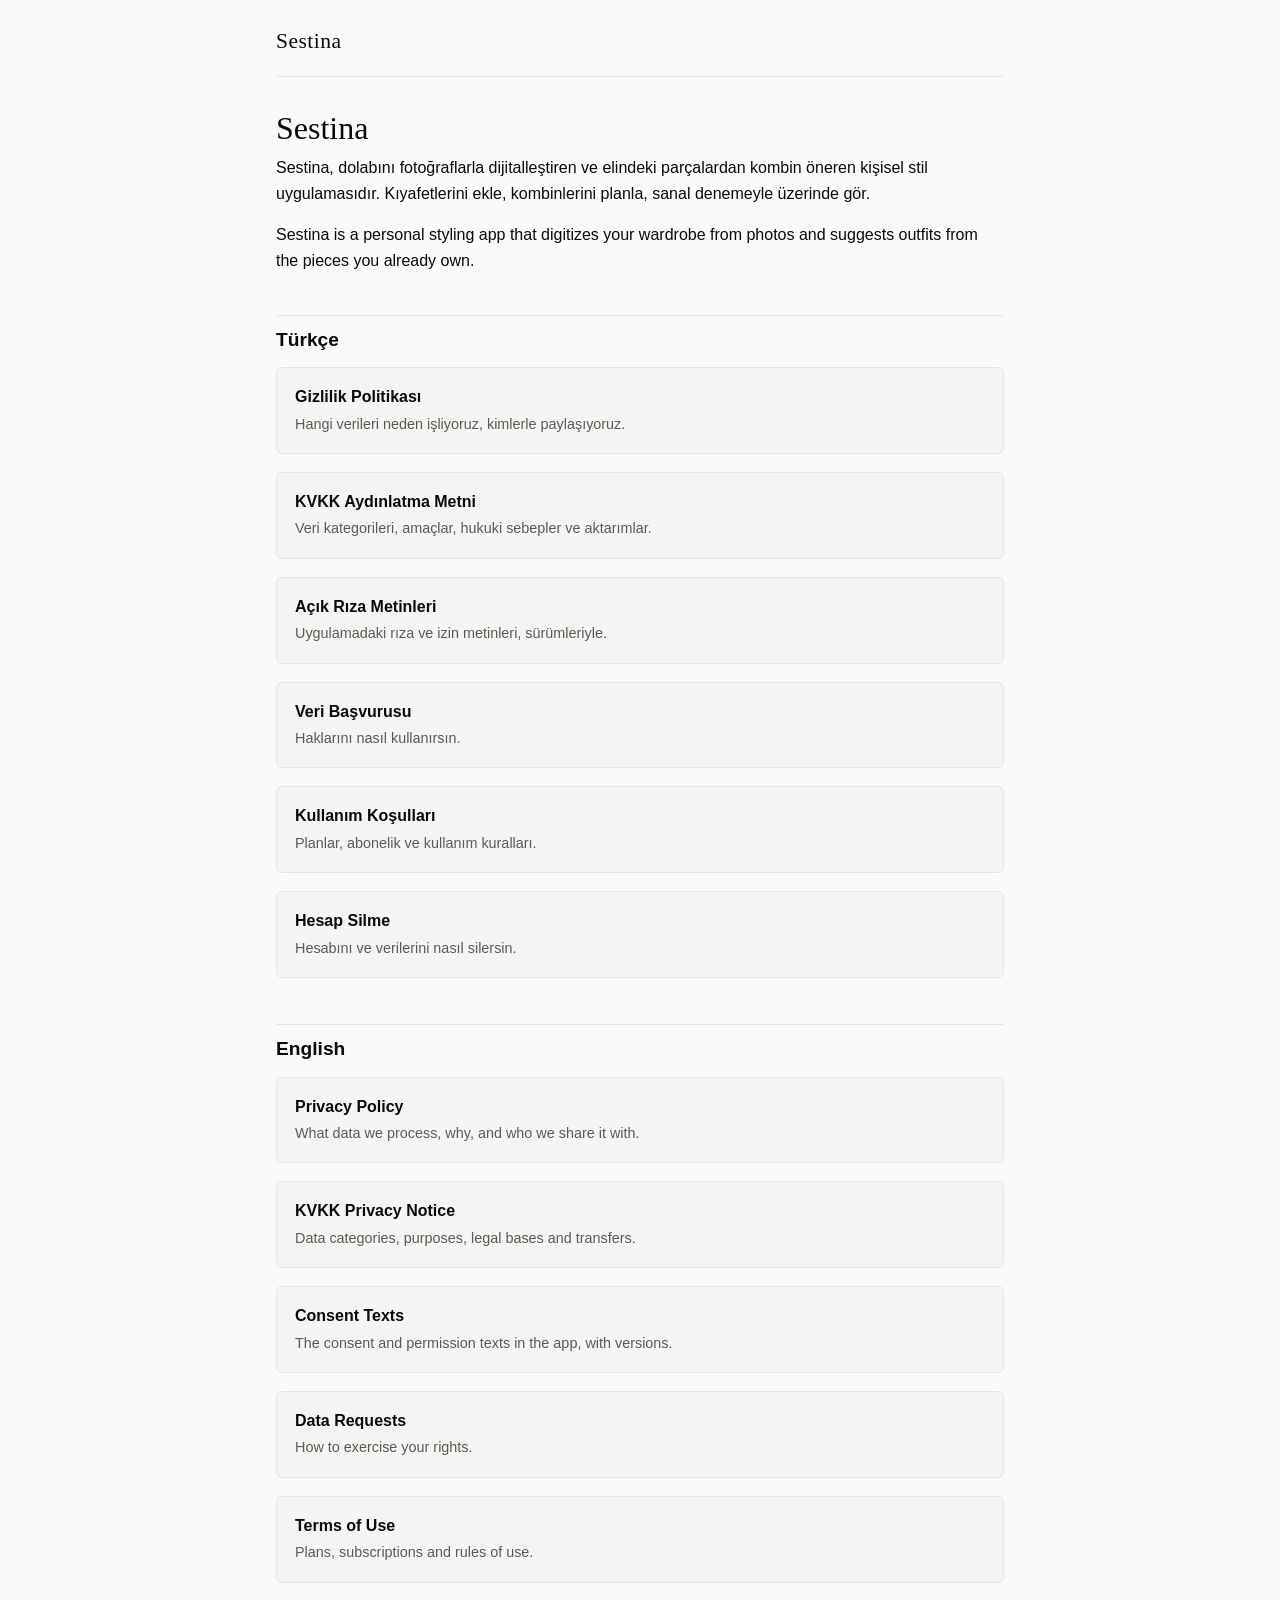
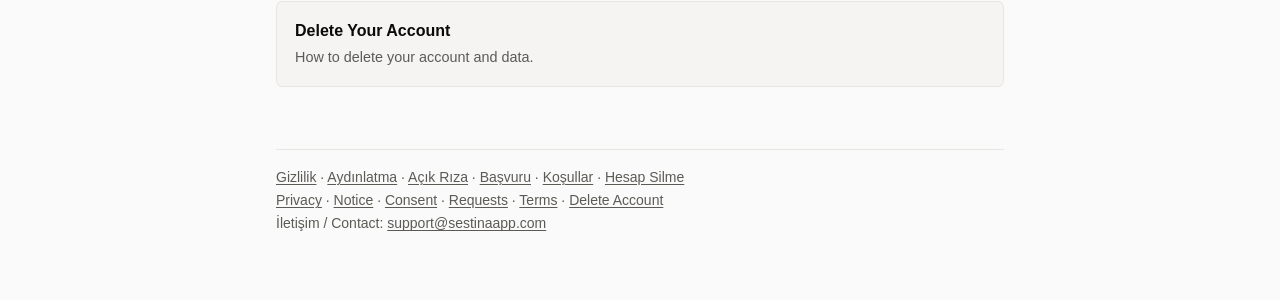
<file: index.html>
<!doctype html>
<html lang="tr">
<head>
  <meta charset="utf-8">
  <meta name="viewport" content="width=device-width, initial-scale=1">
  <title>Sestina</title>
  <meta name="description" content="Sestina — dolabını dijitalleştiren, yapay zekâ destekli kişisel stil uygulaması.">
  <link rel="stylesheet" href="style.css">
</head>
<body>
  <div class="wrap">
    <header class="site">
      <a class="brand" href="./">Sestina</a>
    </header>

    <h1>Sestina</h1>
    <p>Sestina, dolabını fotoğraflarla dijitalleştiren ve elindeki parçalardan kombin öneren kişisel stil uygulamasıdır. Kıyafetlerini ekle, kombinlerini planla, sanal denemeyle üzerinde gör.</p>
    <p lang="en">Sestina is a personal styling app that digitizes your wardrobe from photos and suggests outfits from the pieces you already own.</p>

    <h2>Türkçe</h2>
    <ul class="cards">
      <li><a href="gizlilik.html"><strong>Gizlilik Politikası</strong><span>Hangi verileri neden işliyoruz, kimlerle paylaşıyoruz.</span></a></li>
      <li><a href="aydinlatma.html"><strong>KVKK Aydınlatma Metni</strong><span>Veri kategorileri, amaçlar, hukuki sebepler ve aktarımlar.</span></a></li>
      <li><a href="acik-riza.html"><strong>Açık Rıza Metinleri</strong><span>Uygulamadaki rıza ve izin metinleri, sürümleriyle.</span></a></li>
      <li><a href="basvuru.html"><strong>Veri Başvurusu</strong><span>Haklarını nasıl kullanırsın.</span></a></li>
      <li><a href="kosullar.html"><strong>Kullanım Koşulları</strong><span>Planlar, abonelik ve kullanım kuralları.</span></a></li>
      <li><a href="hesap-silme.html"><strong>Hesap Silme</strong><span>Hesabını ve verilerini nasıl silersin.</span></a></li>
    </ul>

    <h2>English</h2>
    <ul class="cards">
      <li><a href="privacy.html" lang="en"><strong>Privacy Policy</strong><span>What data we process, why, and who we share it with.</span></a></li>
      <li><a href="notice.html" lang="en"><strong>KVKK Privacy Notice</strong><span>Data categories, purposes, legal bases and transfers.</span></a></li>
      <li><a href="consent.html" lang="en"><strong>Consent Texts</strong><span>The consent and permission texts in the app, with versions.</span></a></li>
      <li><a href="requests.html" lang="en"><strong>Data Requests</strong><span>How to exercise your rights.</span></a></li>
      <li><a href="terms.html" lang="en"><strong>Terms of Use</strong><span>Plans, subscriptions and rules of use.</span></a></li>
      <li><a href="delete-account.html" lang="en"><strong>Delete Your Account</strong><span>How to delete your account and data.</span></a></li>
    </ul>

    <footer class="site">
      <a href="gizlilik.html">Gizlilik</a> · <a href="aydinlatma.html">Aydınlatma</a> · <a href="acik-riza.html">Açık Rıza</a> · <a href="basvuru.html">Başvuru</a> · <a href="kosullar.html">Koşullar</a> · <a href="hesap-silme.html">Hesap Silme</a><br>
      <span lang="en"><a href="privacy.html">Privacy</a> · <a href="notice.html">Notice</a> · <a href="consent.html">Consent</a> · <a href="requests.html">Requests</a> · <a href="terms.html">Terms</a> · <a href="delete-account.html">Delete Account</a></span><br>
      İletişim / Contact: <a href="mailto:support@sestinaapp.com">support@sestinaapp.com</a>
    </footer>
  </div>
</body>
</html>
</file>
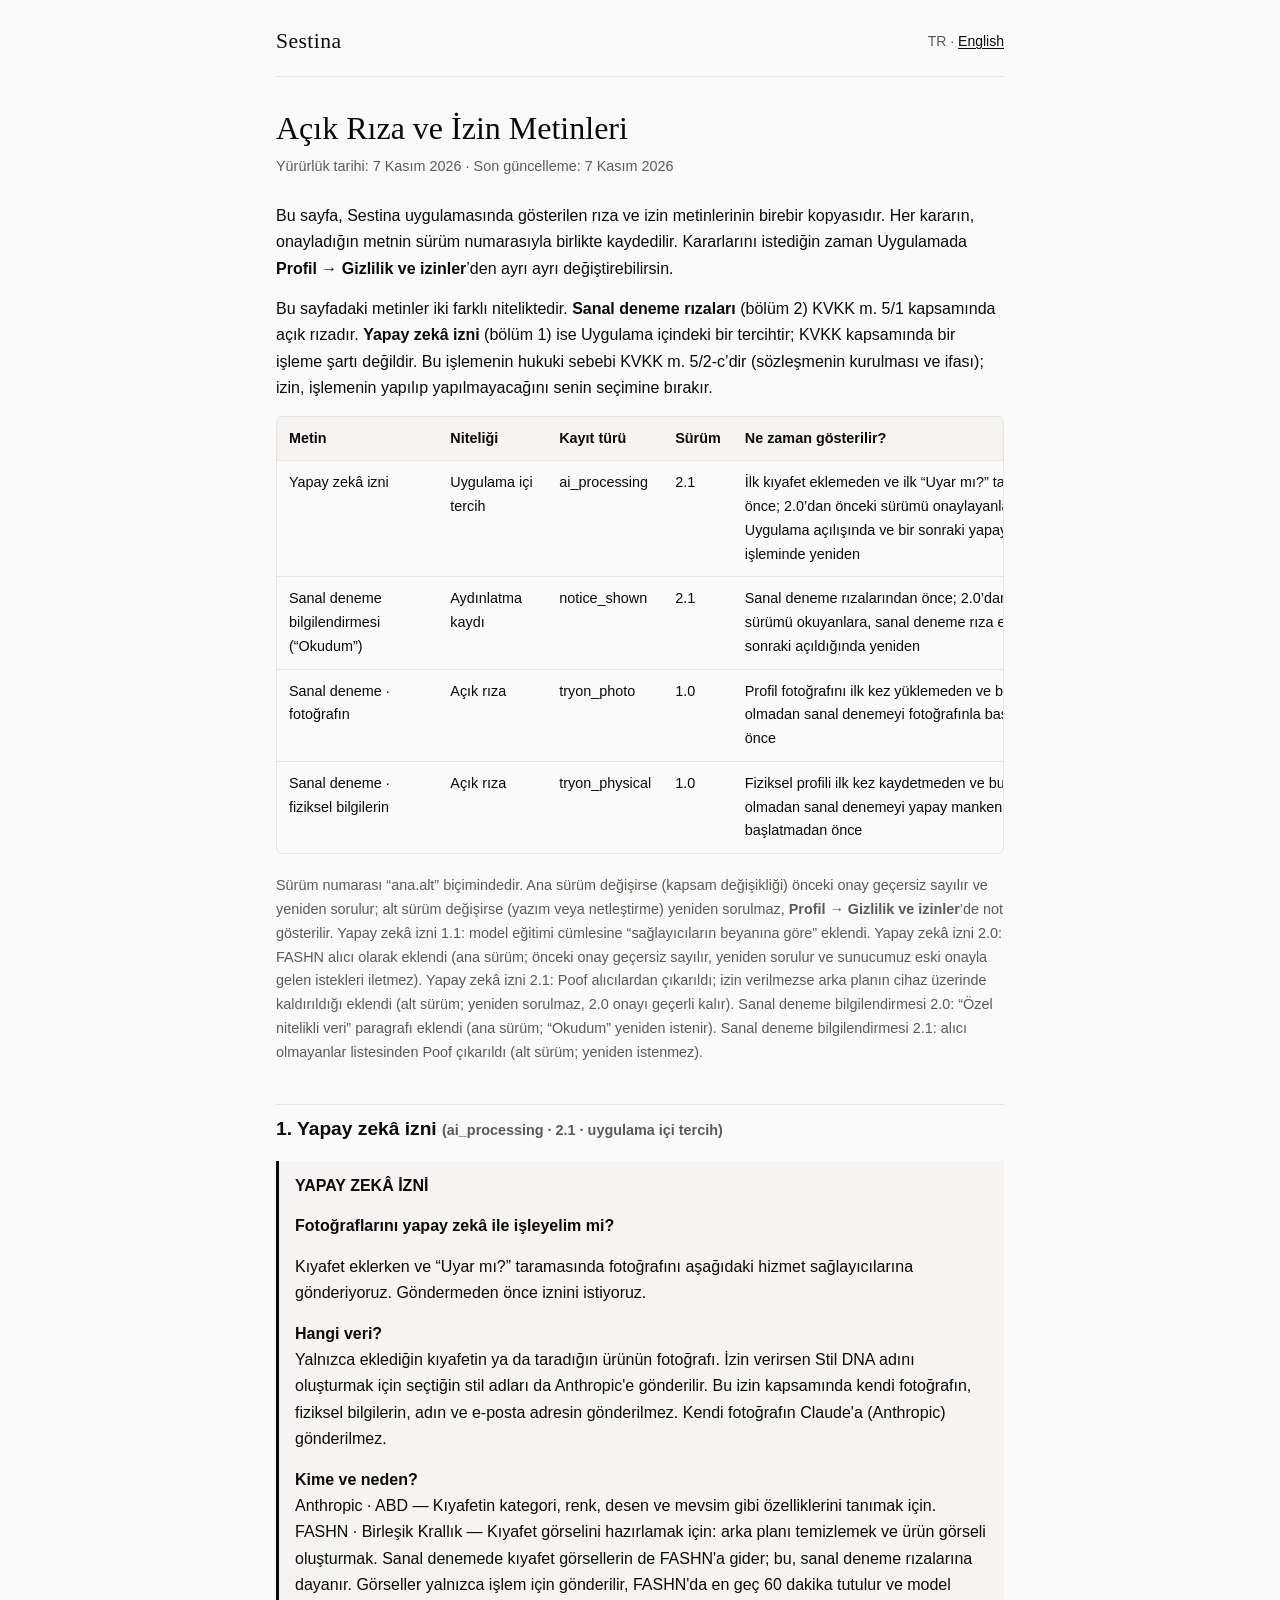
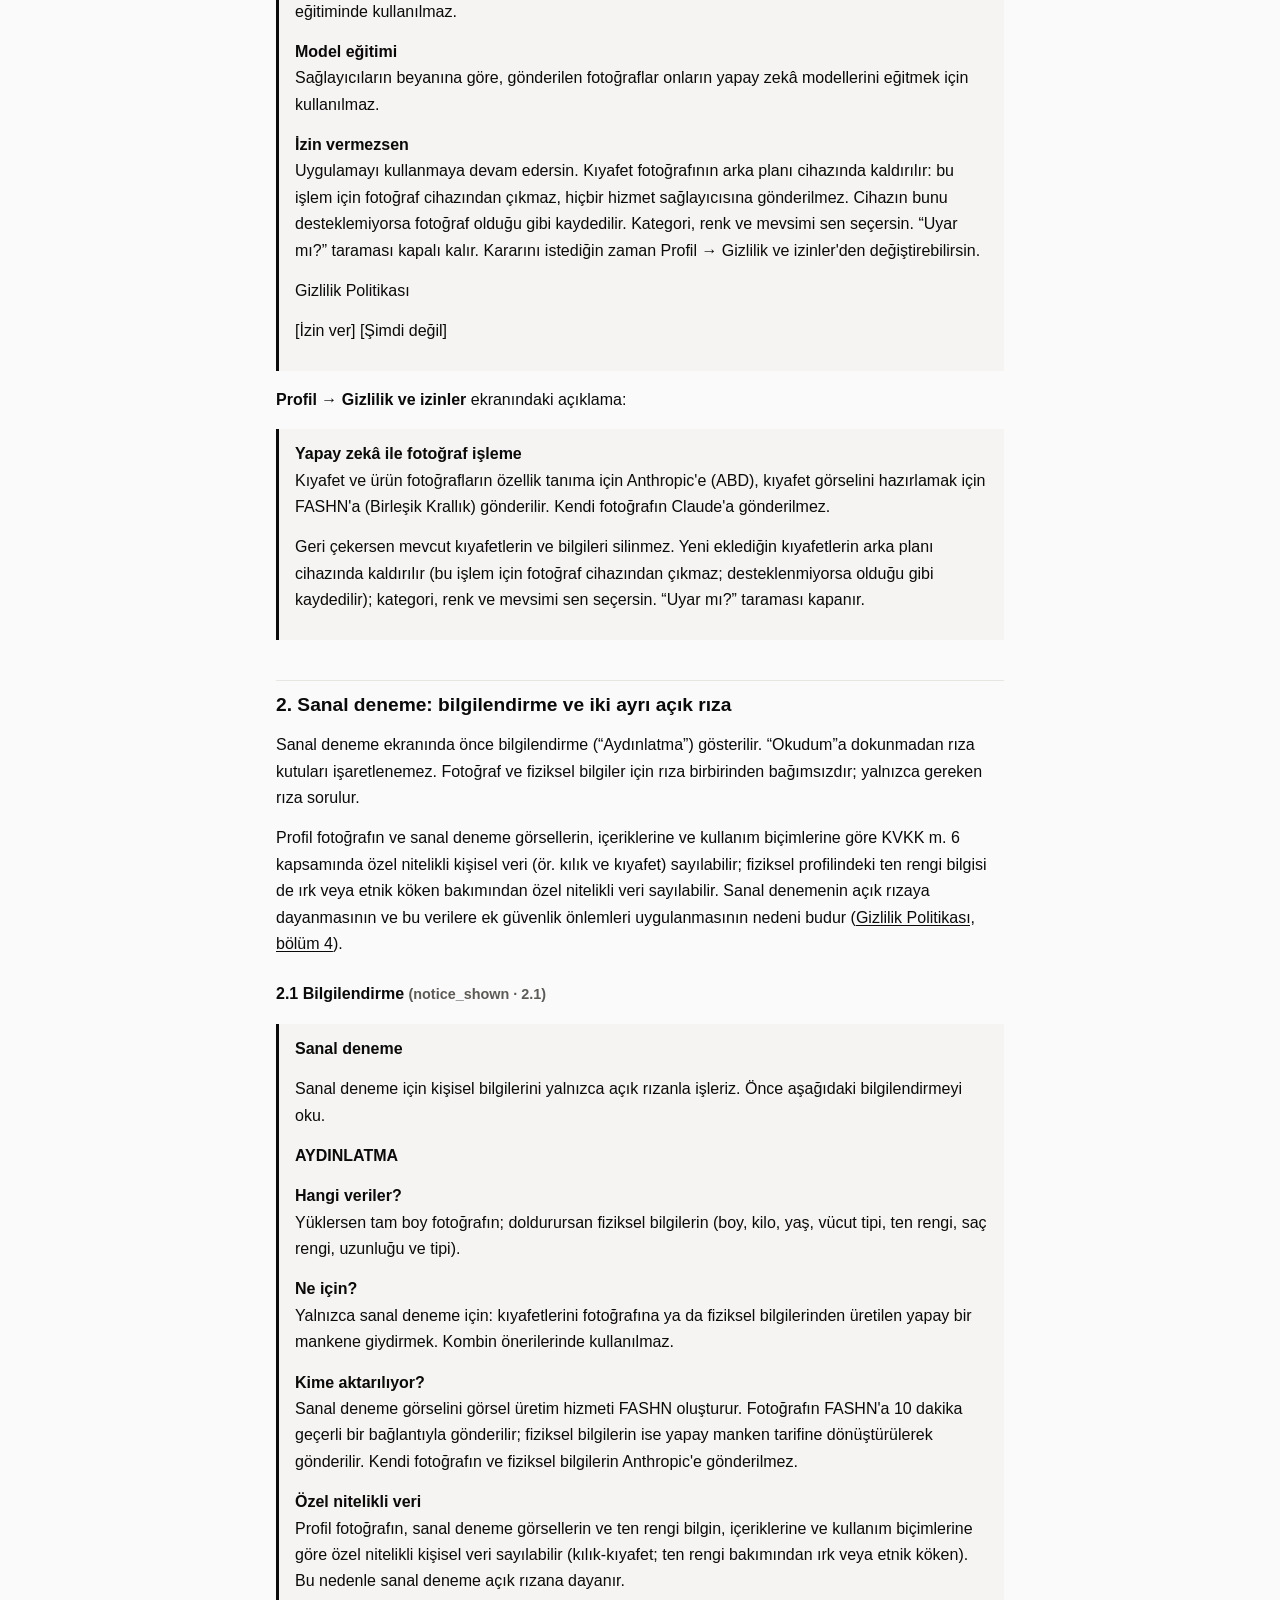
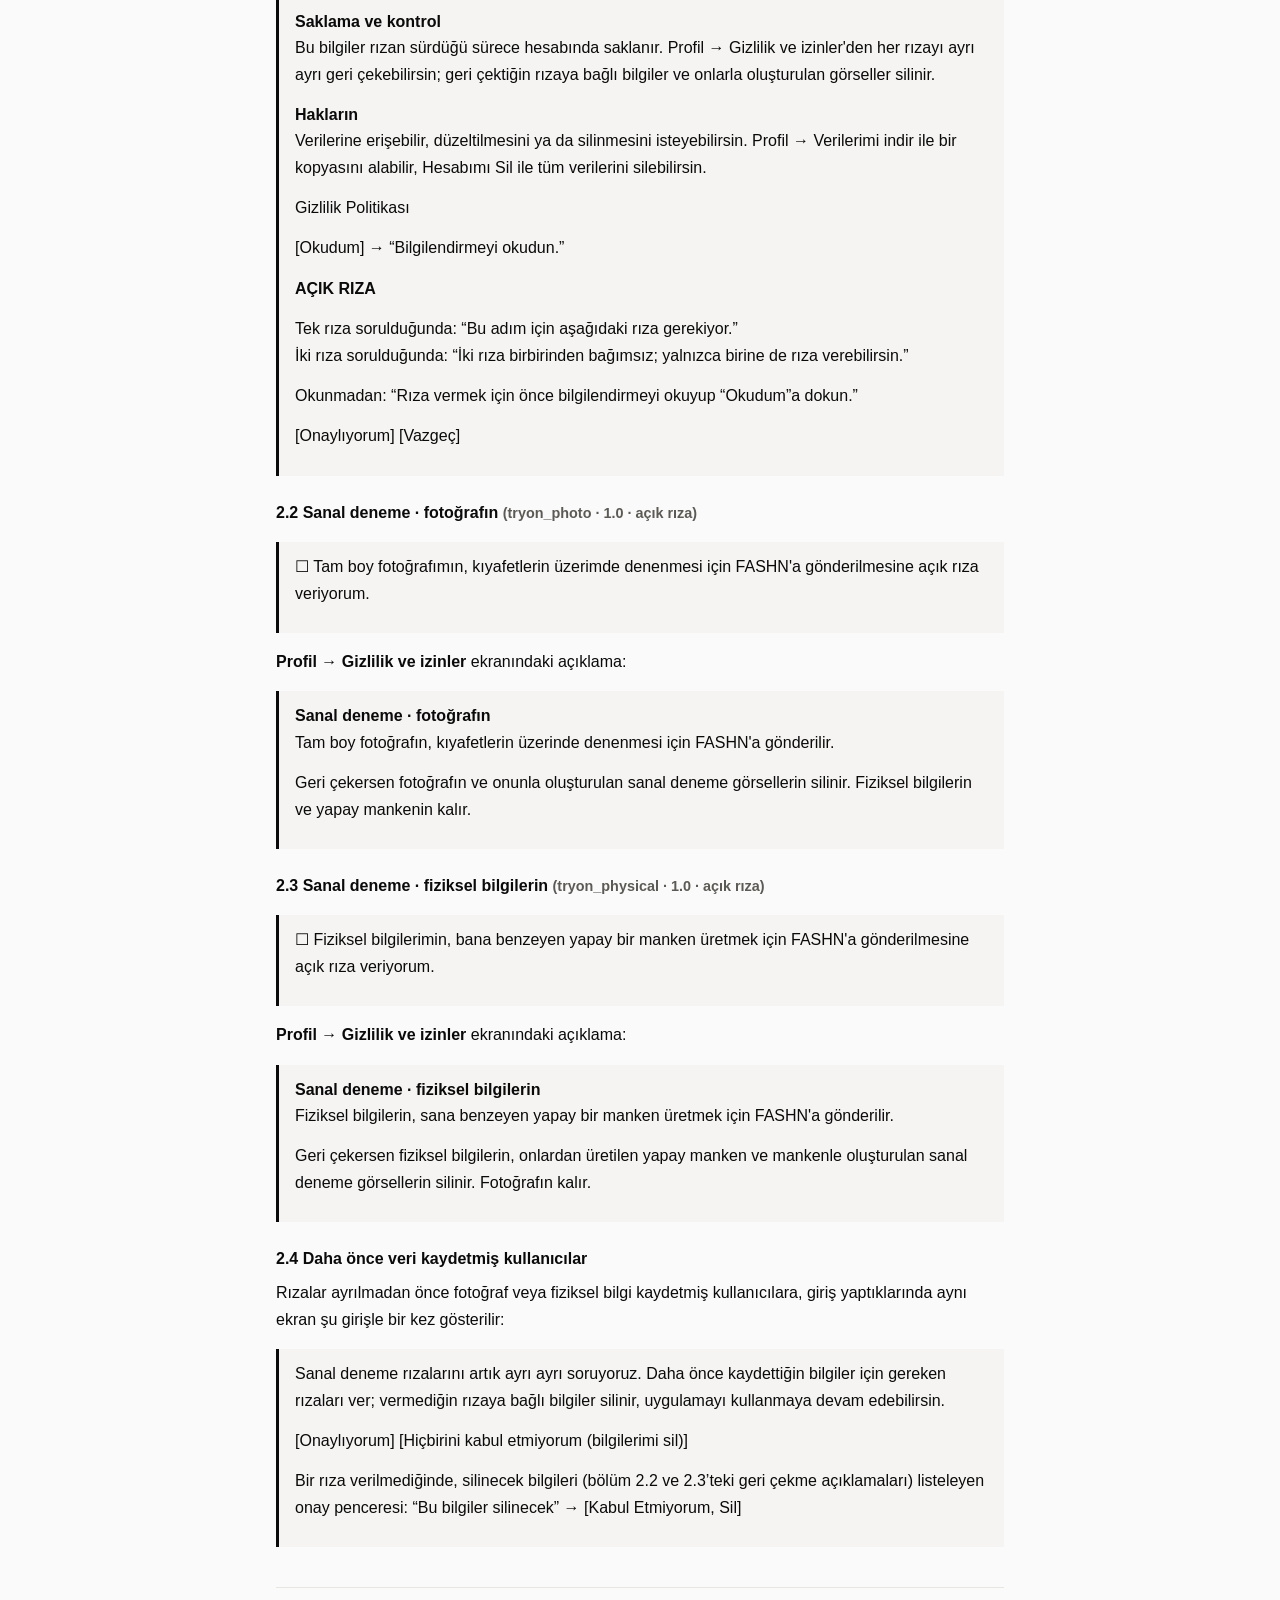
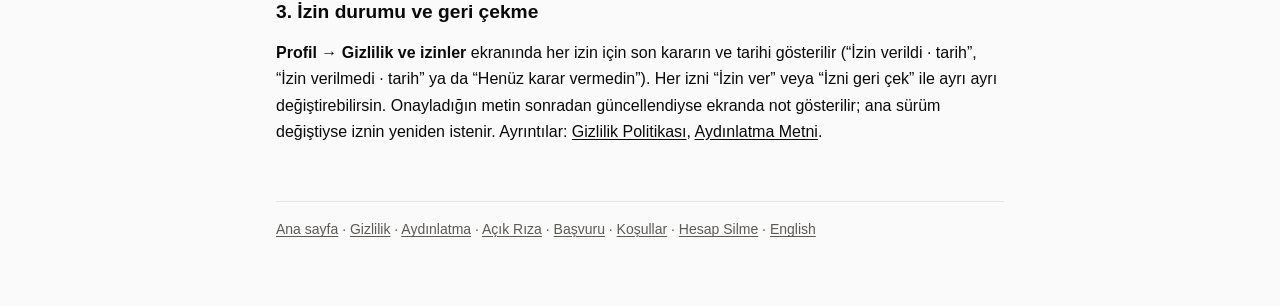
<file: acik-riza.html>
<!doctype html>
<html lang="tr">
<head>
  <meta charset="utf-8">
  <meta name="viewport" content="width=device-width, initial-scale=1">
  <title>Açık Rıza Metinleri — Sestina</title>
  <link rel="stylesheet" href="style.css">
  <link rel="alternate" hreflang="en" href="consent.html">
</head>
<body>
  <div class="wrap">
    <header class="site">
      <a class="brand" href="./">Sestina</a>
      <span class="lang">TR · <a href="consent.html" lang="en" hreflang="en">English</a></span>
    </header>

    <h1>Açık Rıza ve İzin Metinleri</h1>
    <p class="meta">Yürürlük tarihi: 7 Kasım 2026 · Son güncelleme: 7 Kasım 2026</p>

    <p>Bu sayfa, Sestina uygulamasında gösterilen rıza ve izin metinlerinin birebir kopyasıdır. Her kararın, onayladığın metnin sürüm numarasıyla birlikte kaydedilir. Kararlarını istediğin zaman Uygulamada <strong>Profil → Gizlilik ve izinler</strong>’den ayrı ayrı değiştirebilirsin.</p>
    <p>Bu sayfadaki metinler iki farklı niteliktedir. <strong>Sanal deneme rızaları</strong> (bölüm 2) KVKK m. 5/1 kapsamında açık rızadır. <strong>Yapay zekâ izni</strong> (bölüm 1) ise Uygulama içindeki bir tercihtir; KVKK kapsamında bir işleme şartı değildir. Bu işlemenin hukuki sebebi KVKK m. 5/2-c’dir (sözleşmenin kurulması ve ifası); izin, işlemenin yapılıp yapılmayacağını senin seçimine bırakır.</p>

    <div class="table-wrap">
      <table>
        <thead>
          <tr><th>Metin</th><th>Niteliği</th><th>Kayıt türü</th><th>Sürüm</th><th>Ne zaman gösterilir?</th></tr>
        </thead>
        <tbody>
          <tr><td>Yapay zekâ izni</td><td>Uygulama içi tercih</td><td>ai_processing</td><td>2.1</td><td>İlk kıyafet eklemeden ve ilk “Uyar mı?” taramasından önce; 2.0’dan önceki sürümü onaylayanlara Uygulama açılışında ve bir sonraki yapay zekâ işleminde yeniden</td></tr>
          <tr><td>Sanal deneme bilgilendirmesi (“Okudum”)</td><td>Aydınlatma kaydı</td><td>notice_shown</td><td>2.1</td><td>Sanal deneme rızalarından önce; 2.0’dan önceki sürümü okuyanlara, sanal deneme rıza ekranı bir sonraki açıldığında yeniden</td></tr>
          <tr><td>Sanal deneme · fotoğrafın</td><td>Açık rıza</td><td>tryon_photo</td><td>1.0</td><td>Profil fotoğrafını ilk kez yüklemeden ve bu rıza olmadan sanal denemeyi fotoğrafınla başlatmadan önce</td></tr>
          <tr><td>Sanal deneme · fiziksel bilgilerin</td><td>Açık rıza</td><td>tryon_physical</td><td>1.0</td><td>Fiziksel profili ilk kez kaydetmeden ve bu rıza olmadan sanal denemeyi yapay mankenle başlatmadan önce</td></tr>
        </tbody>
      </table>
    </div>
    <p class="meta">Sürüm numarası “ana.alt” biçimindedir. Ana sürüm değişirse (kapsam değişikliği) önceki onay geçersiz sayılır ve yeniden sorulur; alt sürüm değişirse (yazım veya netleştirme) yeniden sorulmaz, <strong>Profil → Gizlilik ve izinler</strong>’de not gösterilir. Yapay zekâ izni 1.1: model eğitimi cümlesine “sağlayıcıların beyanına göre” eklendi. Yapay zekâ izni 2.0: FASHN alıcı olarak eklendi (ana sürüm; önceki onay geçersiz sayılır, yeniden sorulur ve sunucumuz eski onayla gelen istekleri iletmez). Yapay zekâ izni 2.1: Poof alıcılardan çıkarıldı; izin verilmezse arka planın cihaz üzerinde kaldırıldığı eklendi (alt sürüm; yeniden sorulmaz, 2.0 onayı geçerli kalır). Sanal deneme bilgilendirmesi 2.0: “Özel nitelikli veri” paragrafı eklendi (ana sürüm; “Okudum” yeniden istenir). Sanal deneme bilgilendirmesi 2.1: alıcı olmayanlar listesinden Poof çıkarıldı (alt sürüm; yeniden istenmez).</p>

    <h2 id="ai">1. Yapay zekâ izni <span class="meta">(ai_processing · 2.1 · uygulama içi tercih)</span></h2>
    <div class="note">
      <p><strong>YAPAY ZEKÂ İZNİ</strong></p>
      <p><strong>Fotoğraflarını yapay zekâ ile işleyelim mi?</strong></p>
      <p>Kıyafet eklerken ve “Uyar mı?” taramasında fotoğrafını aşağıdaki hizmet sağlayıcılarına gönderiyoruz. Göndermeden önce iznini istiyoruz.</p>
      <p><strong>Hangi veri?</strong><br>Yalnızca eklediğin kıyafetin ya da taradığın ürünün fotoğrafı. İzin verirsen Stil DNA adını oluşturmak için seçtiğin stil adları da Anthropic'e gönderilir. Bu izin kapsamında kendi fotoğrafın, fiziksel bilgilerin, adın ve e-posta adresin gönderilmez. Kendi fotoğrafın Claude'a (Anthropic) gönderilmez.</p>
      <p><strong>Kime ve neden?</strong><br>Anthropic · ABD — Kıyafetin kategori, renk, desen ve mevsim gibi özelliklerini tanımak için.<br>FASHN · Birleşik Krallık — Kıyafet görselini hazırlamak için: arka planı temizlemek ve ürün görseli oluşturmak. Sanal denemede kıyafet görsellerin de FASHN'a gider; bu, sanal deneme rızalarına dayanır. Görseller yalnızca işlem için gönderilir, FASHN'da en geç 60 dakika tutulur ve model eğitiminde kullanılmaz.</p>
      <p><strong>Model eğitimi</strong><br>Sağlayıcıların beyanına göre, gönderilen fotoğraflar onların yapay zekâ modellerini eğitmek için kullanılmaz.</p>
      <p><strong>İzin vermezsen</strong><br>Uygulamayı kullanmaya devam edersin. Kıyafet fotoğrafının arka planı cihazında kaldırılır: bu işlem için fotoğraf cihazından çıkmaz, hiçbir hizmet sağlayıcısına gönderilmez. Cihazın bunu desteklemiyorsa fotoğraf olduğu gibi kaydedilir. Kategori, renk ve mevsimi sen seçersin. “Uyar mı?” taraması kapalı kalır. Kararını istediğin zaman Profil → Gizlilik ve izinler'den değiştirebilirsin.</p>
      <p>Gizlilik Politikası</p>
      <p>[İzin ver] [Şimdi değil]</p>
    </div>
    <p><strong>Profil → Gizlilik ve izinler</strong> ekranındaki açıklama:</p>
    <div class="note">
      <p><strong>Yapay zekâ ile fotoğraf işleme</strong><br>Kıyafet ve ürün fotoğrafların özellik tanıma için Anthropic'e (ABD), kıyafet görselini hazırlamak için FASHN'a (Birleşik Krallık) gönderilir. Kendi fotoğrafın Claude'a gönderilmez.</p>
      <p>Geri çekersen mevcut kıyafetlerin ve bilgileri silinmez. Yeni eklediğin kıyafetlerin arka planı cihazında kaldırılır (bu işlem için fotoğraf cihazından çıkmaz; desteklenmiyorsa olduğu gibi kaydedilir); kategori, renk ve mevsimi sen seçersin. “Uyar mı?” taraması kapanır.</p>
    </div>

    <h2 id="sanal-deneme">2. Sanal deneme: bilgilendirme ve iki ayrı açık rıza</h2>
    <p>Sanal deneme ekranında önce bilgilendirme (“Aydınlatma”) gösterilir. “Okudum”a dokunmadan rıza kutuları işaretlenemez. Fotoğraf ve fiziksel bilgiler için rıza birbirinden bağımsızdır; yalnızca gereken rıza sorulur.</p>
    <p>Profil fotoğrafın ve sanal deneme görsellerin, içeriklerine ve kullanım biçimlerine göre KVKK m. 6 kapsamında özel nitelikli kişisel veri (ör. kılık ve kıyafet) sayılabilir; fiziksel profilindeki ten rengi bilgisi de ırk veya etnik köken bakımından özel nitelikli veri sayılabilir. Sanal denemenin açık rızaya dayanmasının ve bu verilere ek güvenlik önlemleri uygulanmasının nedeni budur (<a href="gizlilik.html#riza">Gizlilik Politikası, bölüm 4</a>).</p>

    <h3 id="bilgilendirme">2.1 Bilgilendirme <span class="meta">(notice_shown · 2.1)</span></h3>
    <div class="note">
      <p><strong>Sanal deneme</strong></p>
      <p>Sanal deneme için kişisel bilgilerini yalnızca açık rızanla işleriz. Önce aşağıdaki bilgilendirmeyi oku.</p>
      <p><strong>AYDINLATMA</strong></p>
      <p><strong>Hangi veriler?</strong><br>Yüklersen tam boy fotoğrafın; doldurursan fiziksel bilgilerin (boy, kilo, yaş, vücut tipi, ten rengi, saç rengi, uzunluğu ve tipi).</p>
      <p><strong>Ne için?</strong><br>Yalnızca sanal deneme için: kıyafetlerini fotoğrafına ya da fiziksel bilgilerinden üretilen yapay bir mankene giydirmek. Kombin önerilerinde kullanılmaz.</p>
      <p><strong>Kime aktarılıyor?</strong><br>Sanal deneme görselini görsel üretim hizmeti FASHN oluşturur. Fotoğrafın FASHN'a 10 dakika geçerli bir bağlantıyla gönderilir; fiziksel bilgilerin ise yapay manken tarifine dönüştürülerek gönderilir. Kendi fotoğrafın ve fiziksel bilgilerin Anthropic'e gönderilmez.</p>
      <p><strong>Özel nitelikli veri</strong><br>Profil fotoğrafın, sanal deneme görsellerin ve ten rengi bilgin, içeriklerine ve kullanım biçimlerine göre özel nitelikli kişisel veri sayılabilir (kılık-kıyafet; ten rengi bakımından ırk veya etnik köken). Bu nedenle sanal deneme açık rızana dayanır.</p>
      <p><strong>Saklama ve kontrol</strong><br>Bu bilgiler rızan sürdüğü sürece hesabında saklanır. Profil → Gizlilik ve izinler'den her rızayı ayrı ayrı geri çekebilirsin; geri çektiğin rızaya bağlı bilgiler ve onlarla oluşturulan görseller silinir.</p>
      <p><strong>Hakların</strong><br>Verilerine erişebilir, düzeltilmesini ya da silinmesini isteyebilirsin. Profil → Verilerimi indir ile bir kopyasını alabilir, Hesabımı Sil ile tüm verilerini silebilirsin.</p>
      <p>Gizlilik Politikası</p>
      <p>[Okudum] → “Bilgilendirmeyi okudun.”</p>
      <p><strong>AÇIK RIZA</strong></p>
      <p>Tek rıza sorulduğunda: “Bu adım için aşağıdaki rıza gerekiyor.”<br>İki rıza sorulduğunda: “İki rıza birbirinden bağımsız; yalnızca birine de rıza verebilirsin.”</p>
      <p>Okunmadan: “Rıza vermek için önce bilgilendirmeyi okuyup “Okudum”a dokun.”</p>
      <p>[Onaylıyorum] [Vazgeç]</p>
    </div>

    <h3 id="fotograf">2.2 Sanal deneme · fotoğrafın <span class="meta">(tryon_photo · 1.0 · açık rıza)</span></h3>
    <div class="note">
      <p>☐ Tam boy fotoğrafımın, kıyafetlerin üzerimde denenmesi için FASHN'a gönderilmesine açık rıza veriyorum.</p>
    </div>
    <p><strong>Profil → Gizlilik ve izinler</strong> ekranındaki açıklama:</p>
    <div class="note">
      <p><strong>Sanal deneme · fotoğrafın</strong><br>Tam boy fotoğrafın, kıyafetlerin üzerinde denenmesi için FASHN'a gönderilir.</p>
      <p>Geri çekersen fotoğrafın ve onunla oluşturulan sanal deneme görsellerin silinir. Fiziksel bilgilerin ve yapay mankenin kalır.</p>
    </div>

    <h3 id="fiziksel">2.3 Sanal deneme · fiziksel bilgilerin <span class="meta">(tryon_physical · 1.0 · açık rıza)</span></h3>
    <div class="note">
      <p>☐ Fiziksel bilgilerimin, bana benzeyen yapay bir manken üretmek için FASHN'a gönderilmesine açık rıza veriyorum.</p>
    </div>
    <p><strong>Profil → Gizlilik ve izinler</strong> ekranındaki açıklama:</p>
    <div class="note">
      <p><strong>Sanal deneme · fiziksel bilgilerin</strong><br>Fiziksel bilgilerin, sana benzeyen yapay bir manken üretmek için FASHN'a gönderilir.</p>
      <p>Geri çekersen fiziksel bilgilerin, onlardan üretilen yapay manken ve mankenle oluşturulan sanal deneme görsellerin silinir. Fotoğrafın kalır.</p>
    </div>

    <h3 id="mevcut">2.4 Daha önce veri kaydetmiş kullanıcılar</h3>
    <p>Rızalar ayrılmadan önce fotoğraf veya fiziksel bilgi kaydetmiş kullanıcılara, giriş yaptıklarında aynı ekran şu girişle bir kez gösterilir:</p>
    <div class="note">
      <p>Sanal deneme rızalarını artık ayrı ayrı soruyoruz. Daha önce kaydettiğin bilgiler için gereken rızaları ver; vermediğin rızaya bağlı bilgiler silinir, uygulamayı kullanmaya devam edebilirsin.</p>
      <p>[Onaylıyorum] [Hiçbirini kabul etmiyorum (bilgilerimi sil)]</p>
      <p>Bir rıza verilmediğinde, silinecek bilgileri (bölüm 2.2 ve 2.3’teki geri çekme açıklamaları) listeleyen onay penceresi: “Bu bilgiler silinecek” → [Kabul Etmiyorum, Sil]</p>
    </div>

    <h2 id="durum">3. İzin durumu ve geri çekme</h2>
    <p><strong>Profil → Gizlilik ve izinler</strong> ekranında her izin için son kararın ve tarihi gösterilir (“İzin verildi · tarih”, “İzin verilmedi · tarih” ya da “Henüz karar vermedin”). Her izni “İzin ver” veya “İzni geri çek” ile ayrı ayrı değiştirebilirsin. Onayladığın metin sonradan güncellendiyse ekranda not gösterilir; ana sürüm değiştiyse iznin yeniden istenir. Ayrıntılar: <a href="gizlilik.html">Gizlilik Politikası</a>, <a href="aydinlatma.html">Aydınlatma Metni</a>.</p>

    <footer class="site">
      <a href="./">Ana sayfa</a> · <a href="gizlilik.html">Gizlilik</a> · <a href="aydinlatma.html">Aydınlatma</a> · <a href="acik-riza.html">Açık Rıza</a> · <a href="basvuru.html">Başvuru</a> · <a href="kosullar.html">Koşullar</a> · <a href="hesap-silme.html">Hesap Silme</a> · <a href="consent.html" lang="en">English</a>
    </footer>
  </div>
</body>
</html>
</file>
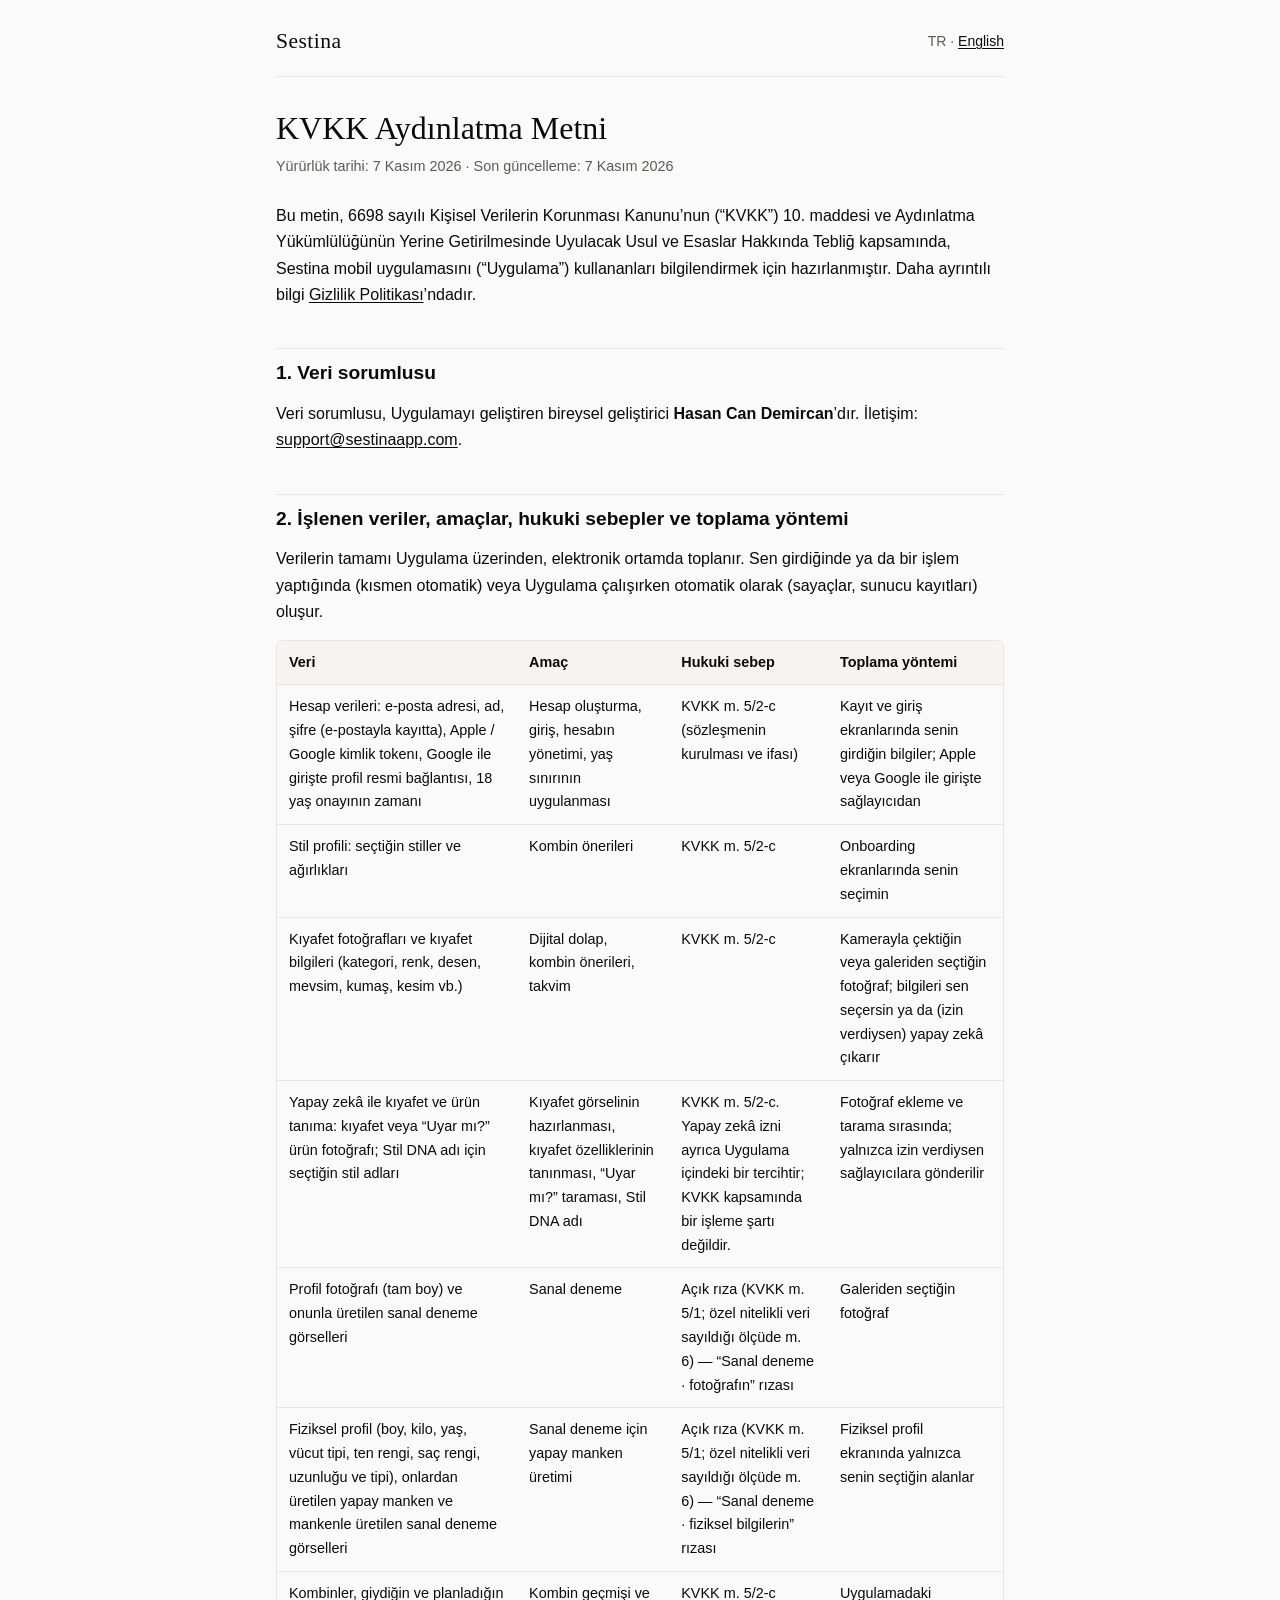
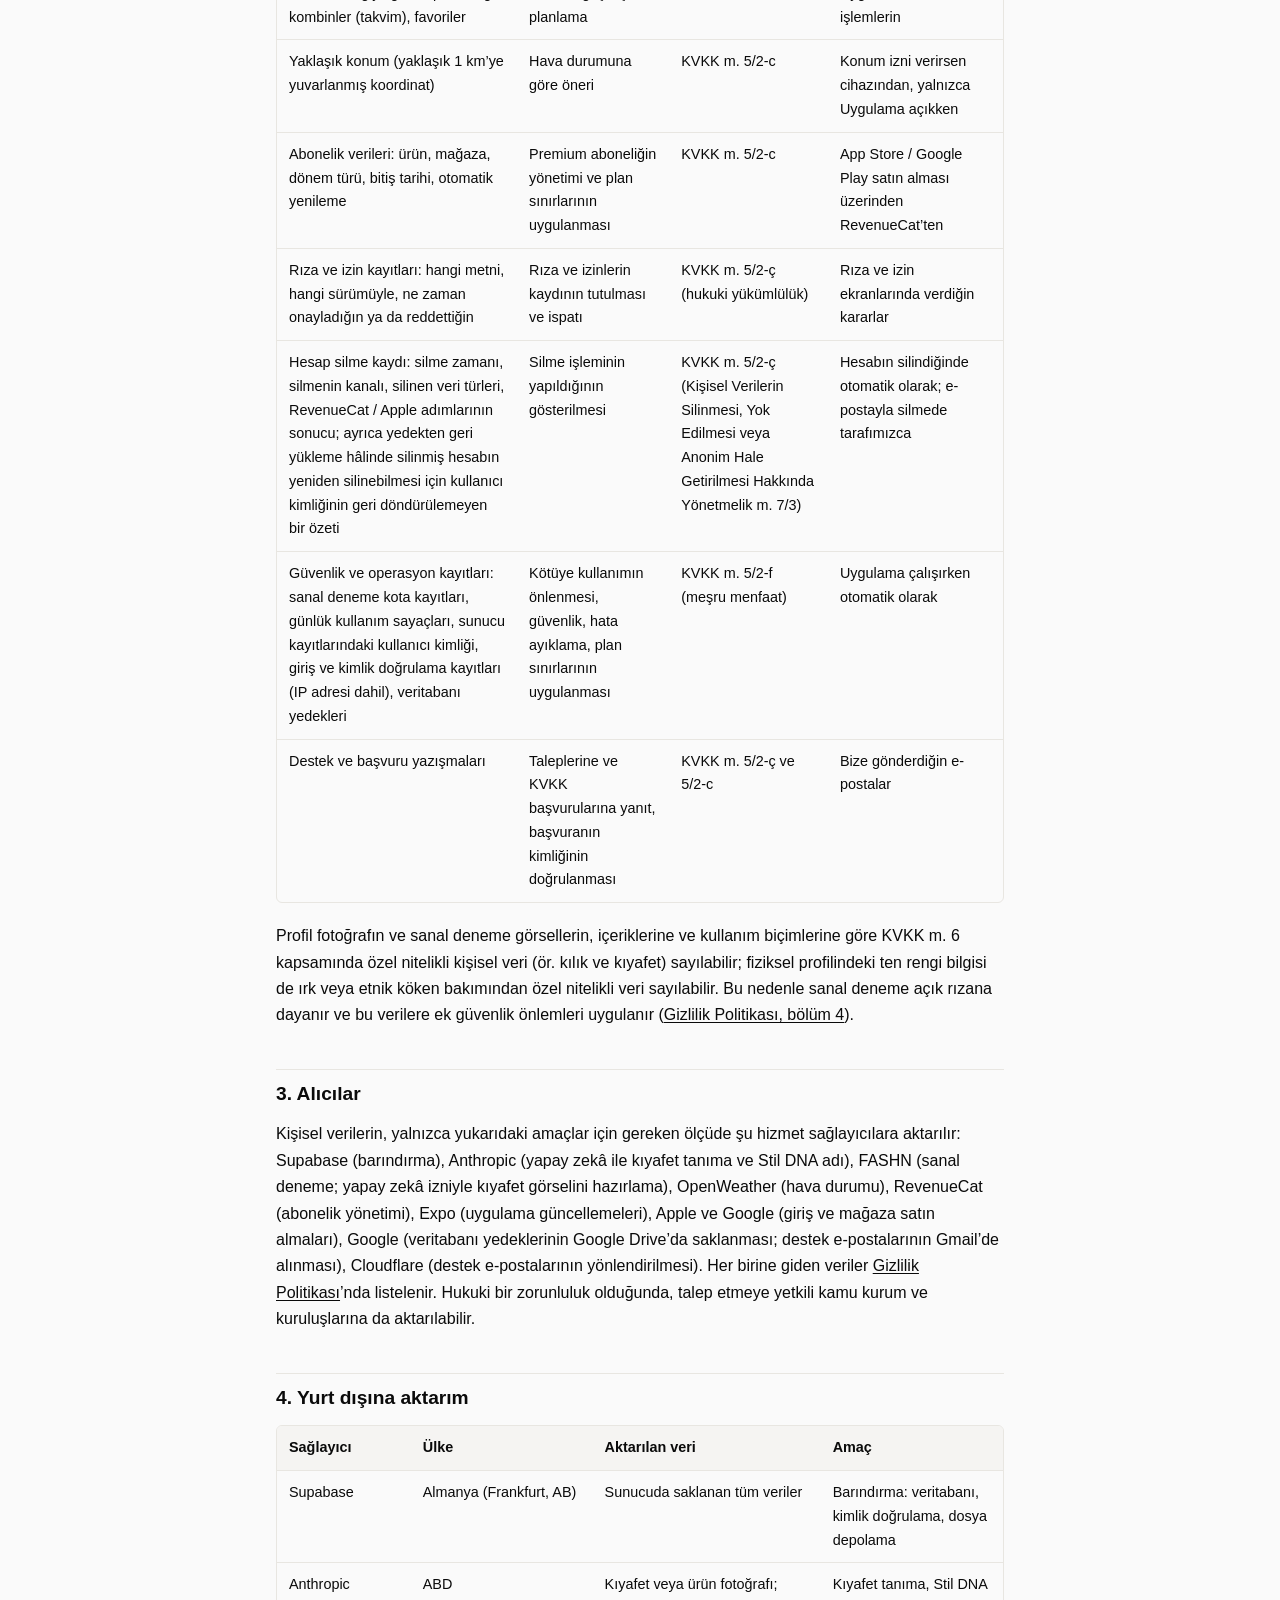
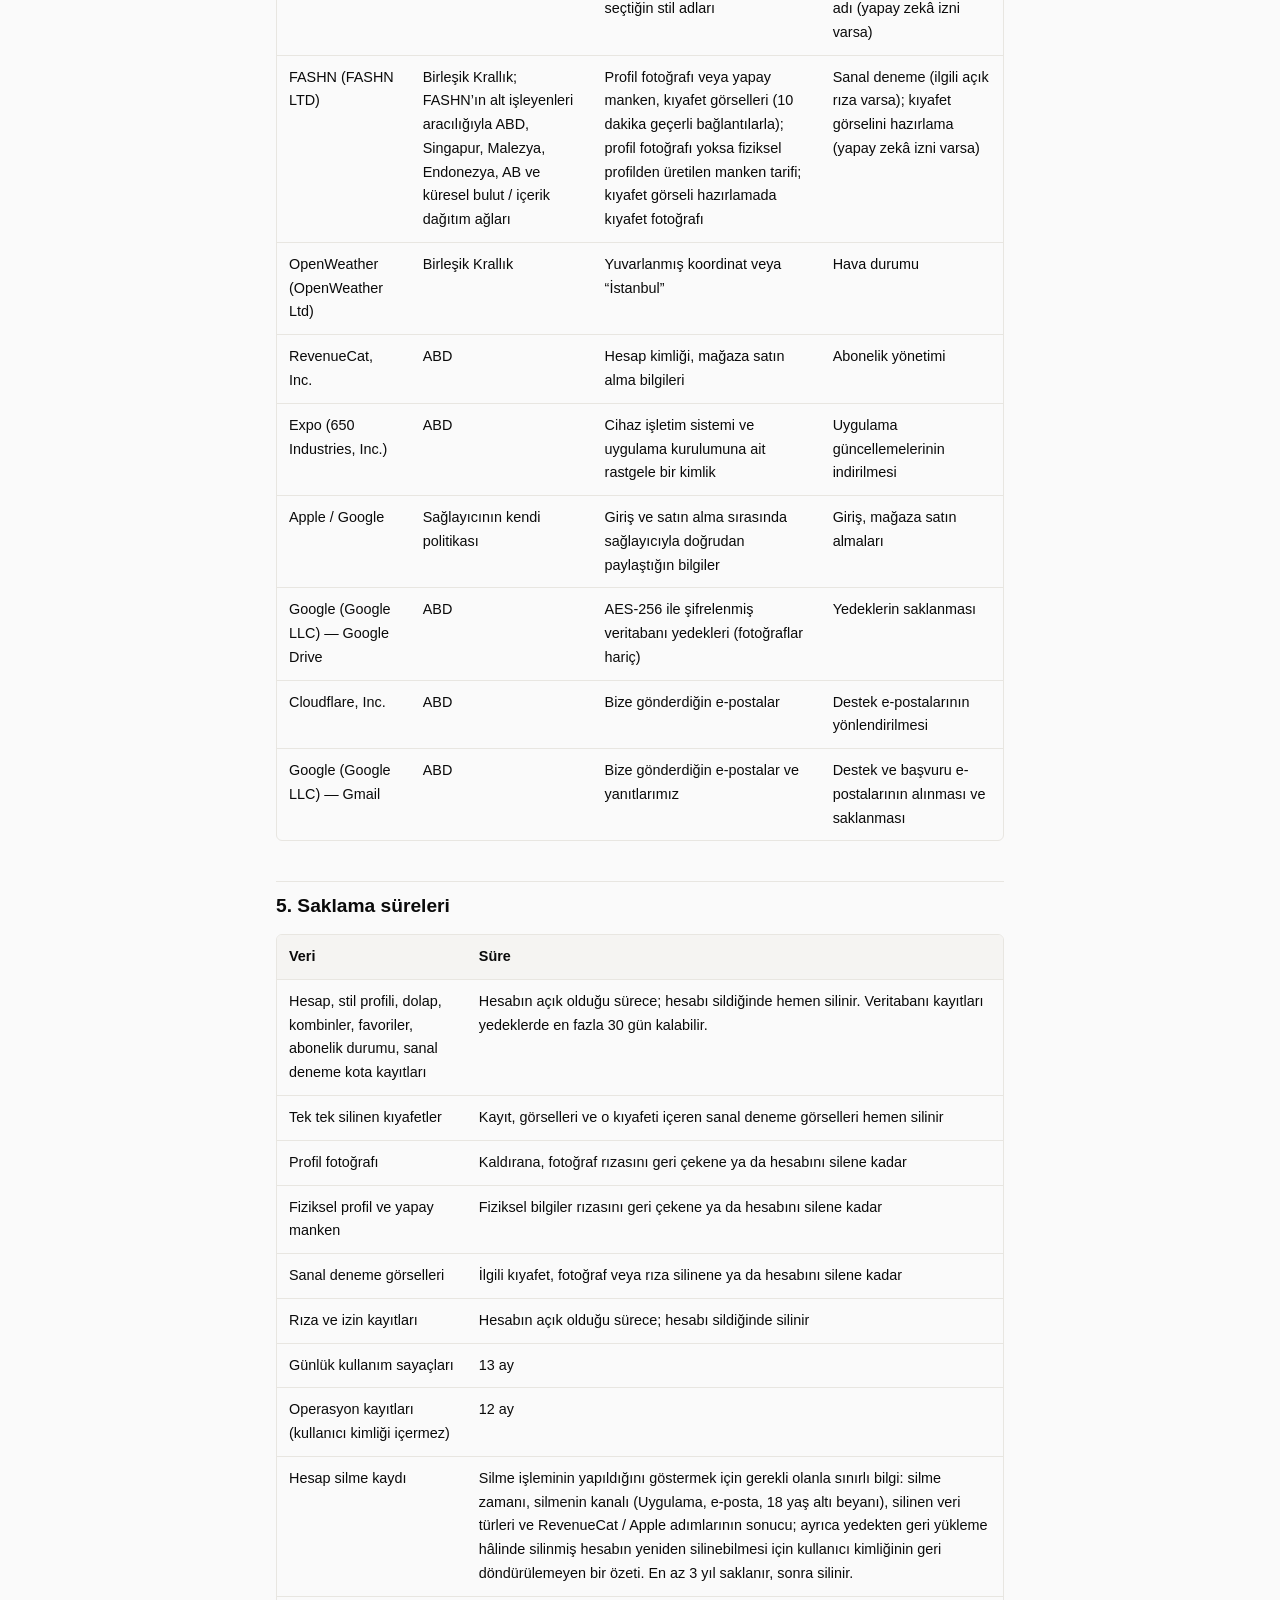
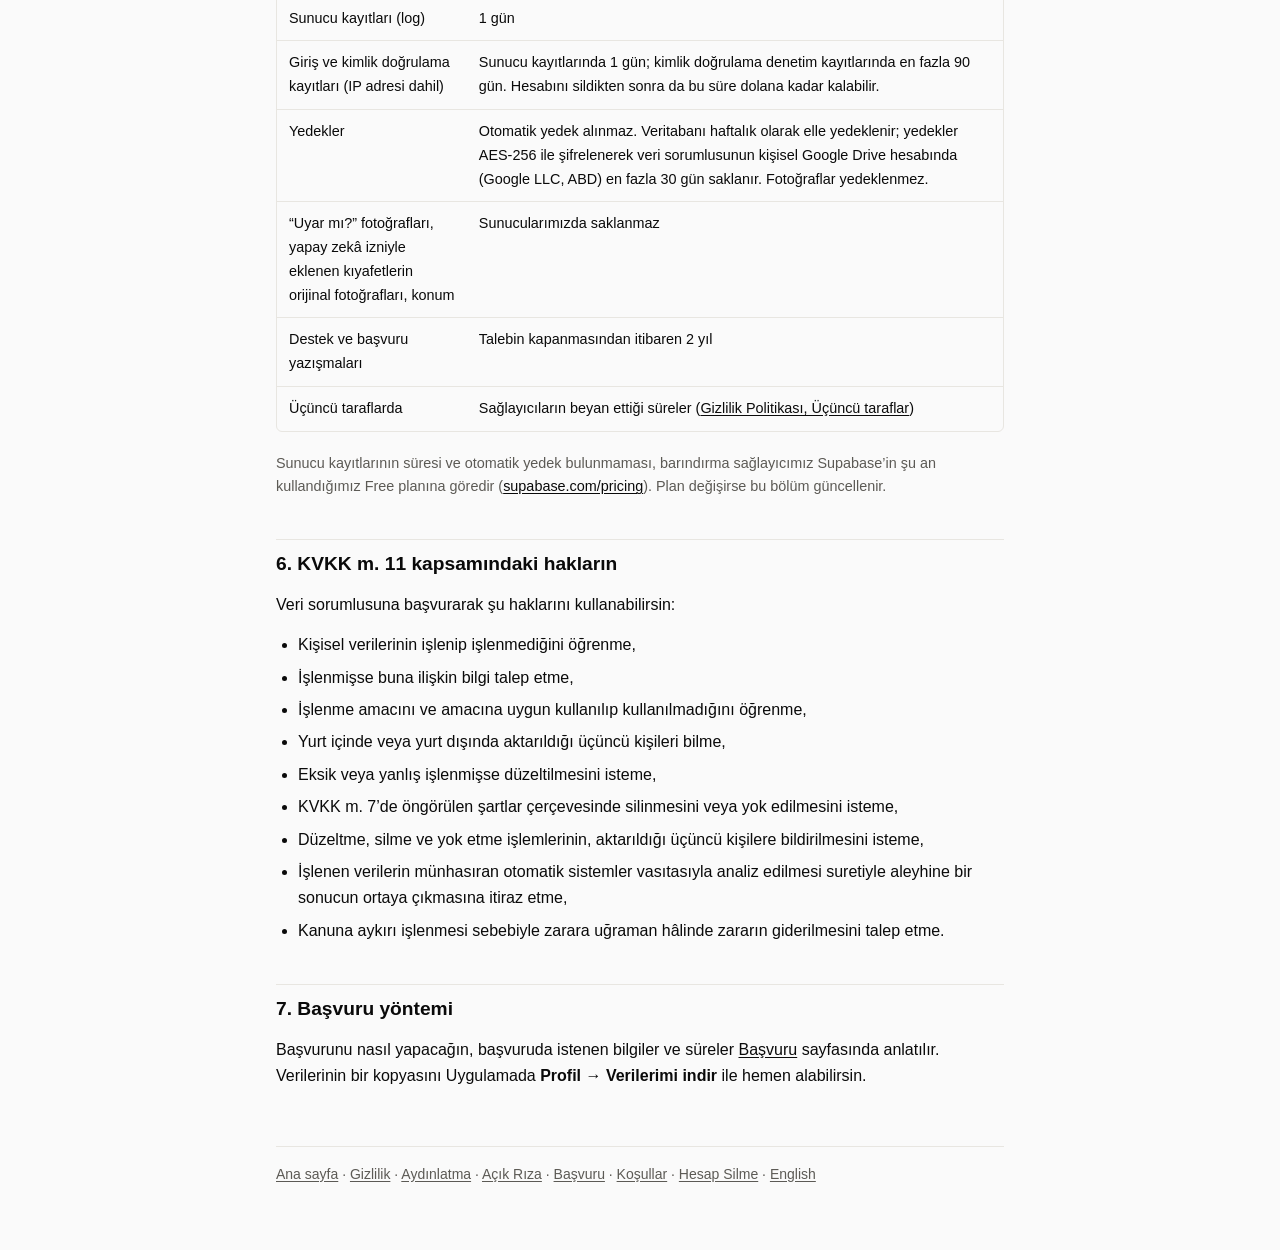
<file: aydinlatma.html>
<!doctype html>
<html lang="tr">
<head>
  <meta charset="utf-8">
  <meta name="viewport" content="width=device-width, initial-scale=1">
  <title>Aydınlatma Metni — Sestina</title>
  <link rel="stylesheet" href="style.css">
  <link rel="alternate" hreflang="en" href="notice.html">
</head>
<body>
  <div class="wrap">
    <header class="site">
      <a class="brand" href="./">Sestina</a>
      <span class="lang">TR · <a href="notice.html" lang="en" hreflang="en">English</a></span>
    </header>

    <h1>KVKK Aydınlatma Metni</h1>
    <p class="meta">Yürürlük tarihi: 7 Kasım 2026 · Son güncelleme: 7 Kasım 2026</p>

    <p>Bu metin, 6698 sayılı Kişisel Verilerin Korunması Kanunu’nun (“KVKK”) 10. maddesi ve Aydınlatma Yükümlülüğünün Yerine Getirilmesinde Uyulacak Usul ve Esaslar Hakkında Tebliğ kapsamında, Sestina mobil uygulamasını (“Uygulama”) kullananları bilgilendirmek için hazırlanmıştır. Daha ayrıntılı bilgi <a href="gizlilik.html">Gizlilik Politikası</a>’ndadır.</p>

    <h2 id="sorumlu">1. Veri sorumlusu</h2>
    <p>Veri sorumlusu, Uygulamayı geliştiren bireysel geliştirici <strong>Hasan Can Demircan</strong>’dır. İletişim: <a href="mailto:support@sestinaapp.com">support@sestinaapp.com</a>.</p>

    <h2 id="veriler">2. İşlenen veriler, amaçlar, hukuki sebepler ve toplama yöntemi</h2>
    <p>Verilerin tamamı Uygulama üzerinden, elektronik ortamda toplanır. Sen girdiğinde ya da bir işlem yaptığında (kısmen otomatik) veya Uygulama çalışırken otomatik olarak (sayaçlar, sunucu kayıtları) oluşur.</p>
    <div class="table-wrap">
      <table>
        <thead>
          <tr><th>Veri</th><th>Amaç</th><th>Hukuki sebep</th><th>Toplama yöntemi</th></tr>
        </thead>
        <tbody>
          <tr>
            <td>Hesap verileri: e-posta adresi, ad, şifre (e-postayla kayıtta), Apple / Google kimlik tokenı, Google ile girişte profil resmi bağlantısı, 18 yaş onayının zamanı</td>
            <td>Hesap oluşturma, giriş, hesabın yönetimi, yaş sınırının uygulanması</td>
            <td>KVKK m. 5/2-c (sözleşmenin kurulması ve ifası)</td>
            <td>Kayıt ve giriş ekranlarında senin girdiğin bilgiler; Apple veya Google ile girişte sağlayıcıdan</td>
          </tr>
          <tr>
            <td>Stil profili: seçtiğin stiller ve ağırlıkları</td>
            <td>Kombin önerileri</td>
            <td>KVKK m. 5/2-c</td>
            <td>Onboarding ekranlarında senin seçimin</td>
          </tr>
          <tr>
            <td>Kıyafet fotoğrafları ve kıyafet bilgileri (kategori, renk, desen, mevsim, kumaş, kesim vb.)</td>
            <td>Dijital dolap, kombin önerileri, takvim</td>
            <td>KVKK m. 5/2-c</td>
            <td>Kamerayla çektiğin veya galeriden seçtiğin fotoğraf; bilgileri sen seçersin ya da (izin verdiysen) yapay zekâ çıkarır</td>
          </tr>
          <tr>
            <td>Yapay zekâ ile kıyafet ve ürün tanıma: kıyafet veya “Uyar mı?” ürün fotoğrafı; Stil DNA adı için seçtiğin stil adları</td>
            <td>Kıyafet görselinin hazırlanması, kıyafet özelliklerinin tanınması, “Uyar mı?” taraması, Stil DNA adı</td>
            <td>KVKK m. 5/2-c. Yapay zekâ izni ayrıca Uygulama içindeki bir tercihtir; KVKK kapsamında bir işleme şartı değildir.</td>
            <td>Fotoğraf ekleme ve tarama sırasında; yalnızca izin verdiysen sağlayıcılara gönderilir</td>
          </tr>
          <tr>
            <td>Profil fotoğrafı (tam boy) ve onunla üretilen sanal deneme görselleri</td>
            <td>Sanal deneme</td>
            <td>Açık rıza (KVKK m. 5/1; özel nitelikli veri sayıldığı ölçüde m. 6) — “Sanal deneme · fotoğrafın” rızası</td>
            <td>Galeriden seçtiğin fotoğraf</td>
          </tr>
          <tr>
            <td>Fiziksel profil (boy, kilo, yaş, vücut tipi, ten rengi, saç rengi, uzunluğu ve tipi), onlardan üretilen yapay manken ve mankenle üretilen sanal deneme görselleri</td>
            <td>Sanal deneme için yapay manken üretimi</td>
            <td>Açık rıza (KVKK m. 5/1; özel nitelikli veri sayıldığı ölçüde m. 6) — “Sanal deneme · fiziksel bilgilerin” rızası</td>
            <td>Fiziksel profil ekranında yalnızca senin seçtiğin alanlar</td>
          </tr>
          <tr>
            <td>Kombinler, giydiğin ve planladığın kombinler (takvim), favoriler</td>
            <td>Kombin geçmişi ve planlama</td>
            <td>KVKK m. 5/2-c</td>
            <td>Uygulamadaki işlemlerin</td>
          </tr>
          <tr>
            <td>Yaklaşık konum (yaklaşık 1 km’ye yuvarlanmış koordinat)</td>
            <td>Hava durumuna göre öneri</td>
            <td>KVKK m. 5/2-c</td>
            <td>Konum izni verirsen cihazından, yalnızca Uygulama açıkken</td>
          </tr>
          <tr>
            <td>Abonelik verileri: ürün, mağaza, dönem türü, bitiş tarihi, otomatik yenileme</td>
            <td>Premium aboneliğin yönetimi ve plan sınırlarının uygulanması</td>
            <td>KVKK m. 5/2-c</td>
            <td>App Store / Google Play satın alması üzerinden RevenueCat’ten</td>
          </tr>
          <tr>
            <td>Rıza ve izin kayıtları: hangi metni, hangi sürümüyle, ne zaman onayladığın ya da reddettiğin</td>
            <td>Rıza ve izinlerin kaydının tutulması ve ispatı</td>
            <td>KVKK m. 5/2-ç (hukuki yükümlülük)</td>
            <td>Rıza ve izin ekranlarında verdiğin kararlar</td>
          </tr>
          <tr>
            <td>Hesap silme kaydı: silme zamanı, silmenin kanalı, silinen veri türleri, RevenueCat / Apple adımlarının sonucu; ayrıca yedekten geri yükleme hâlinde silinmiş hesabın yeniden silinebilmesi için kullanıcı kimliğinin geri döndürülemeyen bir özeti</td>
            <td>Silme işleminin yapıldığının gösterilmesi</td>
            <td>KVKK m. 5/2-ç (Kişisel Verilerin Silinmesi, Yok Edilmesi veya Anonim Hale Getirilmesi Hakkında Yönetmelik m. 7/3)</td>
            <td>Hesabın silindiğinde otomatik olarak; e-postayla silmede tarafımızca</td>
          </tr>
          <tr>
            <td>Güvenlik ve operasyon kayıtları: sanal deneme kota kayıtları, günlük kullanım sayaçları, sunucu kayıtlarındaki kullanıcı kimliği, giriş ve kimlik doğrulama kayıtları (IP adresi dahil), veritabanı yedekleri</td>
            <td>Kötüye kullanımın önlenmesi, güvenlik, hata ayıklama, plan sınırlarının uygulanması</td>
            <td>KVKK m. 5/2-f (meşru menfaat)</td>
            <td>Uygulama çalışırken otomatik olarak</td>
          </tr>
          <tr>
            <td>Destek ve başvuru yazışmaları</td>
            <td>Taleplerine ve KVKK başvurularına yanıt, başvuranın kimliğinin doğrulanması</td>
            <td>KVKK m. 5/2-ç ve 5/2-c</td>
            <td>Bize gönderdiğin e-postalar</td>
          </tr>
        </tbody>
      </table>
    </div>
    <p>Profil fotoğrafın ve sanal deneme görsellerin, içeriklerine ve kullanım biçimlerine göre KVKK m. 6 kapsamında özel nitelikli kişisel veri (ör. kılık ve kıyafet) sayılabilir; fiziksel profilindeki ten rengi bilgisi de ırk veya etnik köken bakımından özel nitelikli veri sayılabilir. Bu nedenle sanal deneme açık rızana dayanır ve bu verilere ek güvenlik önlemleri uygulanır (<a href="gizlilik.html#riza">Gizlilik Politikası, bölüm 4</a>).</p>

    <h2 id="alicilar">3. Alıcılar</h2>
    <p>Kişisel verilerin, yalnızca yukarıdaki amaçlar için gereken ölçüde şu hizmet sağlayıcılara aktarılır: Supabase (barındırma), Anthropic (yapay zekâ ile kıyafet tanıma ve Stil DNA adı), FASHN (sanal deneme; yapay zekâ izniyle kıyafet görselini hazırlama), OpenWeather (hava durumu), RevenueCat (abonelik yönetimi), Expo (uygulama güncellemeleri), Apple ve Google (giriş ve mağaza satın almaları), Google (veritabanı yedeklerinin Google Drive’da saklanması; destek e-postalarının Gmail’de alınması), Cloudflare (destek e-postalarının yönlendirilmesi). Her birine giden veriler <a href="gizlilik.html#ucuncu">Gizlilik Politikası</a>’nda listelenir. Hukuki bir zorunluluk olduğunda, talep etmeye yetkili kamu kurum ve kuruluşlarına da aktarılabilir.</p>

    <h2 id="aktarim">4. Yurt dışına aktarım</h2>
    <div class="table-wrap">
      <table>
        <thead>
          <tr><th>Sağlayıcı</th><th>Ülke</th><th>Aktarılan veri</th><th>Amaç</th></tr>
        </thead>
        <tbody>
          <tr>
            <td>Supabase</td>
            <td>Almanya (Frankfurt, AB)</td>
            <td>Sunucuda saklanan tüm veriler</td>
            <td>Barındırma: veritabanı, kimlik doğrulama, dosya depolama</td>
          </tr>
          <tr>
            <td>Anthropic</td>
            <td>ABD</td>
            <td>Kıyafet veya ürün fotoğrafı; seçtiğin stil adları</td>
            <td>Kıyafet tanıma, Stil DNA adı (yapay zekâ izni varsa)</td>
          </tr>
          <tr>
            <td>FASHN (FASHN LTD)</td>
            <td>Birleşik Krallık; FASHN’ın alt işleyenleri aracılığıyla ABD, Singapur, Malezya, Endonezya, AB ve küresel bulut / içerik dağıtım ağları</td>
            <td>Profil fotoğrafı veya yapay manken, kıyafet görselleri (10 dakika geçerli bağlantılarla); profil fotoğrafı yoksa fiziksel profilden üretilen manken tarifi; kıyafet görseli hazırlamada kıyafet fotoğrafı</td>
            <td>Sanal deneme (ilgili açık rıza varsa); kıyafet görselini hazırlama (yapay zekâ izni varsa)</td>
          </tr>
          <tr>
            <td>OpenWeather (OpenWeather Ltd)</td>
            <td>Birleşik Krallık</td>
            <td>Yuvarlanmış koordinat veya “İstanbul”</td>
            <td>Hava durumu</td>
          </tr>
          <tr>
            <td>RevenueCat, Inc.</td>
            <td>ABD</td>
            <td>Hesap kimliği, mağaza satın alma bilgileri</td>
            <td>Abonelik yönetimi</td>
          </tr>
          <tr>
            <td>Expo (650 Industries, Inc.)</td>
            <td>ABD</td>
            <td>Cihaz işletim sistemi ve uygulama kurulumuna ait rastgele bir kimlik</td>
            <td>Uygulama güncellemelerinin indirilmesi</td>
          </tr>
          <tr>
            <td>Apple / Google</td>
            <td>Sağlayıcının kendi politikası</td>
            <td>Giriş ve satın alma sırasında sağlayıcıyla doğrudan paylaştığın bilgiler</td>
            <td>Giriş, mağaza satın almaları</td>
          </tr>
          <tr>
            <td>Google (Google LLC) — Google Drive</td>
            <td>ABD</td>
            <td>AES-256 ile şifrelenmiş veritabanı yedekleri (fotoğraflar hariç)</td>
            <td>Yedeklerin saklanması</td>
          </tr>
          <tr>
            <td>Cloudflare, Inc.</td>
            <td>ABD</td>
            <td>Bize gönderdiğin e-postalar</td>
            <td>Destek e-postalarının yönlendirilmesi</td>
          </tr>
          <tr>
            <td>Google (Google LLC) — Gmail</td>
            <td>ABD</td>
            <td>Bize gönderdiğin e-postalar ve yanıtlarımız</td>
            <td>Destek ve başvuru e-postalarının alınması ve saklanması</td>
          </tr>
        </tbody>
      </table>
    </div>

    <h2 id="saklama">5. Saklama süreleri</h2>
    <div class="table-wrap">
      <table>
        <thead>
          <tr><th>Veri</th><th>Süre</th></tr>
        </thead>
        <tbody>
          <tr><td>Hesap, stil profili, dolap, kombinler, favoriler, abonelik durumu, sanal deneme kota kayıtları</td><td>Hesabın açık olduğu sürece; hesabı sildiğinde hemen silinir. Veritabanı kayıtları yedeklerde en fazla 30 gün kalabilir.</td></tr>
          <tr><td>Tek tek silinen kıyafetler</td><td>Kayıt, görselleri ve o kıyafeti içeren sanal deneme görselleri hemen silinir</td></tr>
          <tr><td>Profil fotoğrafı</td><td>Kaldırana, fotoğraf rızasını geri çekene ya da hesabını silene kadar</td></tr>
          <tr><td>Fiziksel profil ve yapay manken</td><td>Fiziksel bilgiler rızasını geri çekene ya da hesabını silene kadar</td></tr>
          <tr><td>Sanal deneme görselleri</td><td>İlgili kıyafet, fotoğraf veya rıza silinene ya da hesabını silene kadar</td></tr>
          <tr><td>Rıza ve izin kayıtları</td><td>Hesabın açık olduğu sürece; hesabı sildiğinde silinir</td></tr>
          <tr><td>Günlük kullanım sayaçları</td><td>13 ay</td></tr>
          <tr><td>Operasyon kayıtları (kullanıcı kimliği içermez)</td><td>12 ay</td></tr>
          <tr><td>Hesap silme kaydı</td><td>Silme işleminin yapıldığını göstermek için gerekli olanla sınırlı bilgi: silme zamanı, silmenin kanalı (Uygulama, e-posta, 18 yaş altı beyanı), silinen veri türleri ve RevenueCat / Apple adımlarının sonucu; ayrıca yedekten geri yükleme hâlinde silinmiş hesabın yeniden silinebilmesi için kullanıcı kimliğinin geri döndürülemeyen bir özeti. En az 3 yıl saklanır, sonra silinir.</td></tr>
          <tr><td>Sunucu kayıtları (log)</td><td>1 gün</td></tr>
          <tr><td>Giriş ve kimlik doğrulama kayıtları (IP adresi dahil)</td><td>Sunucu kayıtlarında 1 gün; kimlik doğrulama denetim kayıtlarında en fazla 90 gün. Hesabını sildikten sonra da bu süre dolana kadar kalabilir.</td></tr>
          <tr><td>Yedekler</td><td>Otomatik yedek alınmaz. Veritabanı haftalık olarak elle yedeklenir; yedekler AES-256 ile şifrelenerek veri sorumlusunun kişisel Google Drive hesabında (Google LLC, ABD) en fazla 30 gün saklanır. Fotoğraflar yedeklenmez.</td></tr>
          <tr><td>“Uyar mı?” fotoğrafları, yapay zekâ izniyle eklenen kıyafetlerin orijinal fotoğrafları, konum</td><td>Sunucularımızda saklanmaz</td></tr>
          <tr><td>Destek ve başvuru yazışmaları</td><td>Talebin kapanmasından itibaren 2 yıl</td></tr>
          <tr><td>Üçüncü taraflarda</td><td>Sağlayıcıların beyan ettiği süreler (<a href="gizlilik.html#ucuncu">Gizlilik Politikası, Üçüncü taraflar</a>)</td></tr>
        </tbody>
      </table>
    </div>
    <p class="meta">Sunucu kayıtlarının süresi ve otomatik yedek bulunmaması, barındırma sağlayıcımız Supabase’in şu an kullandığımız Free planına göredir (<a href="https://supabase.com/pricing">supabase.com/pricing</a>). Plan değişirse bu bölüm güncellenir.</p>

    <h2 id="haklar">6. KVKK m. 11 kapsamındaki hakların</h2>
    <p>Veri sorumlusuna başvurarak şu haklarını kullanabilirsin:</p>
    <ul>
      <li>Kişisel verilerinin işlenip işlenmediğini öğrenme,</li>
      <li>İşlenmişse buna ilişkin bilgi talep etme,</li>
      <li>İşlenme amacını ve amacına uygun kullanılıp kullanılmadığını öğrenme,</li>
      <li>Yurt içinde veya yurt dışında aktarıldığı üçüncü kişileri bilme,</li>
      <li>Eksik veya yanlış işlenmişse düzeltilmesini isteme,</li>
      <li>KVKK m. 7’de öngörülen şartlar çerçevesinde silinmesini veya yok edilmesini isteme,</li>
      <li>Düzeltme, silme ve yok etme işlemlerinin, aktarıldığı üçüncü kişilere bildirilmesini isteme,</li>
      <li>İşlenen verilerin münhasıran otomatik sistemler vasıtasıyla analiz edilmesi suretiyle aleyhine bir sonucun ortaya çıkmasına itiraz etme,</li>
      <li>Kanuna aykırı işlenmesi sebebiyle zarara uğraman hâlinde zararın giderilmesini talep etme.</li>
    </ul>

    <h2 id="basvuru">7. Başvuru yöntemi</h2>
    <p>Başvurunu nasıl yapacağın, başvuruda istenen bilgiler ve süreler <a href="basvuru.html">Başvuru</a> sayfasında anlatılır. Verilerinin bir kopyasını Uygulamada <strong>Profil → Verilerimi indir</strong> ile hemen alabilirsin.</p>

    <footer class="site">
      <a href="./">Ana sayfa</a> · <a href="gizlilik.html">Gizlilik</a> · <a href="aydinlatma.html">Aydınlatma</a> · <a href="acik-riza.html">Açık Rıza</a> · <a href="basvuru.html">Başvuru</a> · <a href="kosullar.html">Koşullar</a> · <a href="hesap-silme.html">Hesap Silme</a> · <a href="notice.html" lang="en">English</a>
    </footer>
  </div>
</body>
</html>
</file>
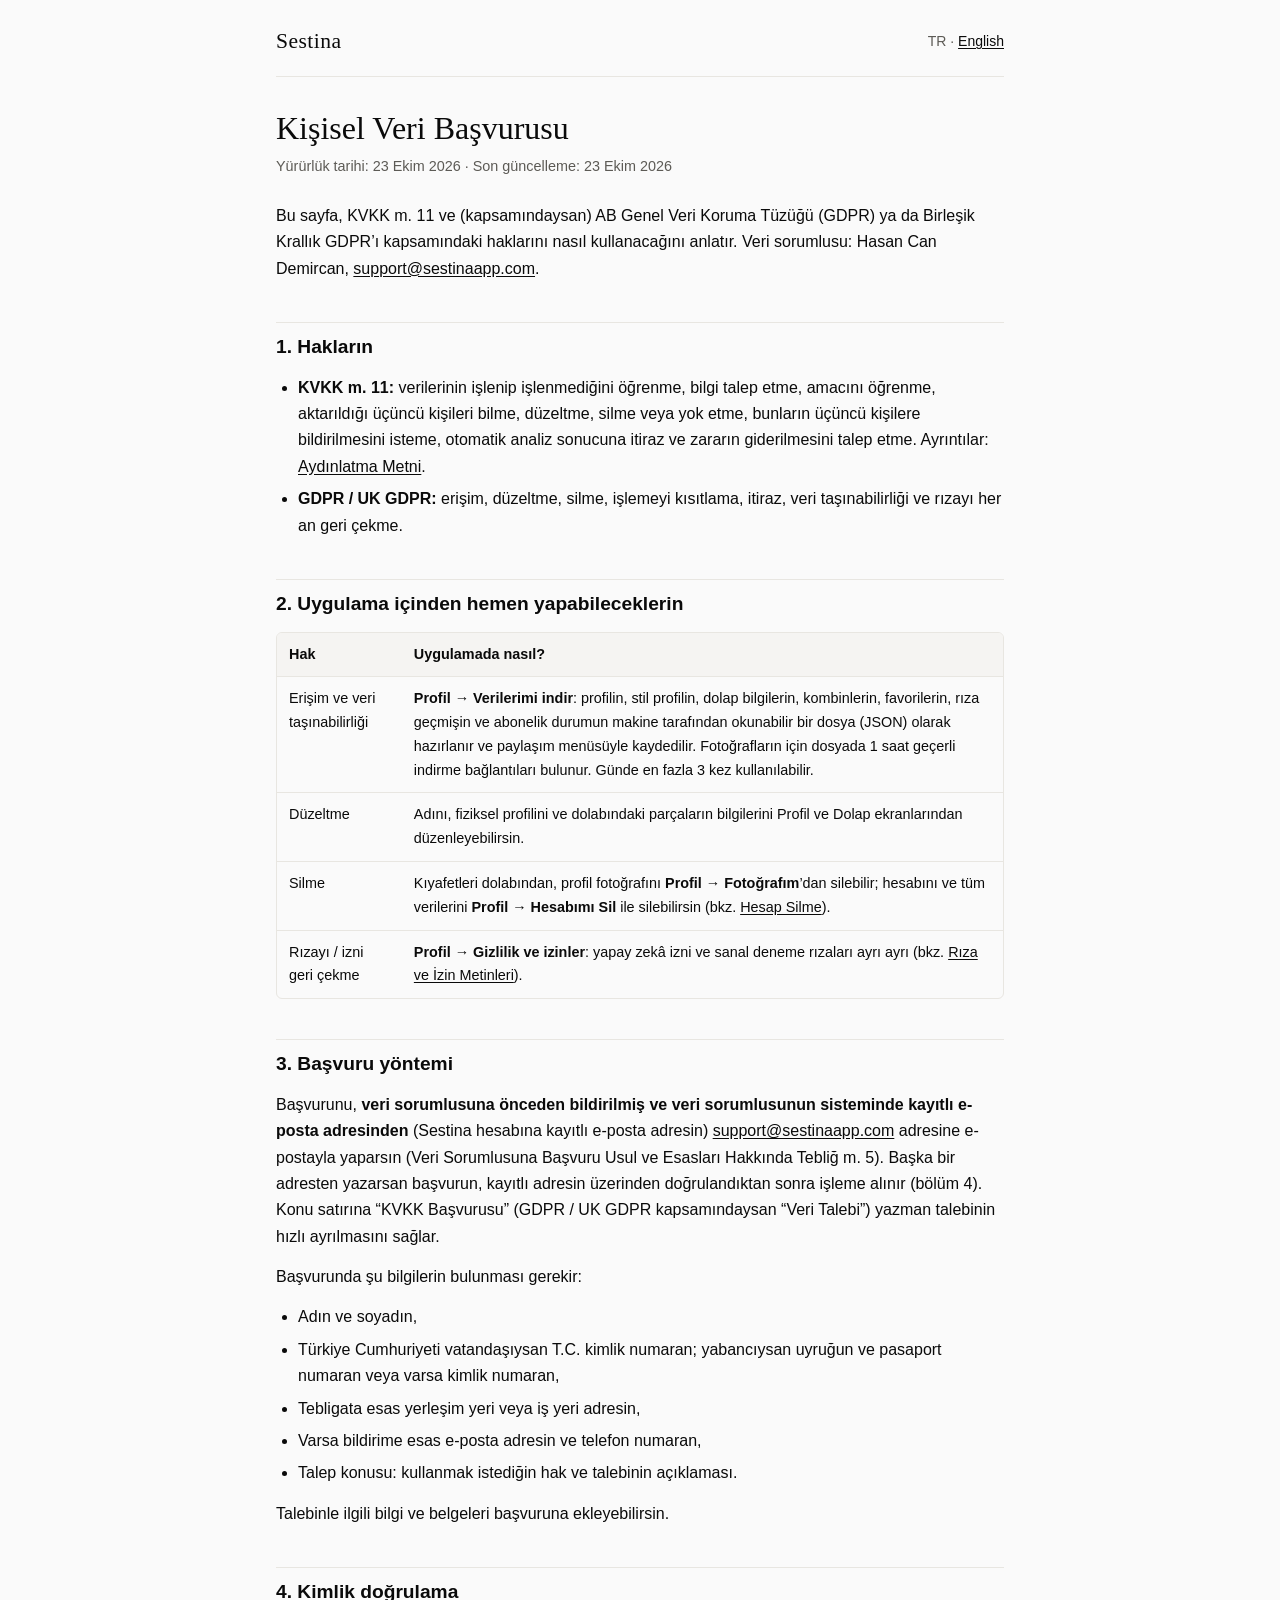
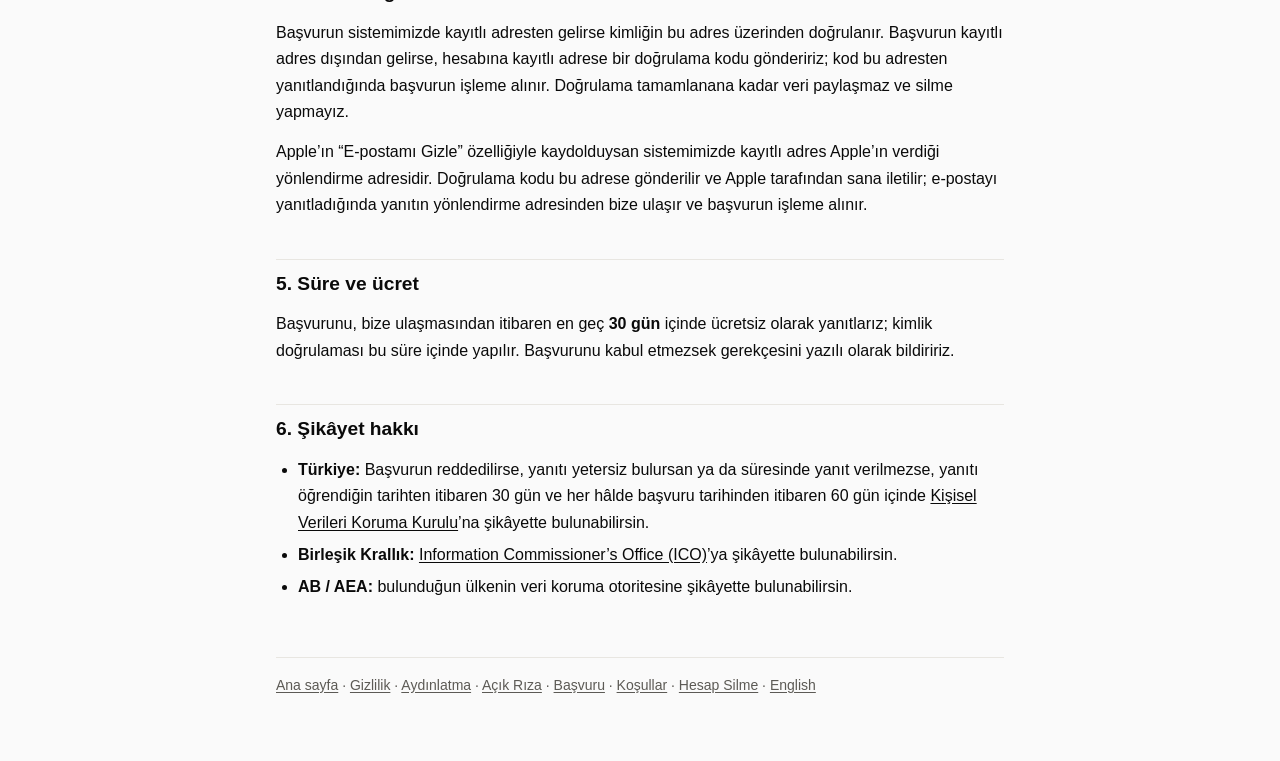
<file: basvuru.html>
<!doctype html>
<html lang="tr">
<head>
  <meta charset="utf-8">
  <meta name="viewport" content="width=device-width, initial-scale=1">
  <title>Veri Başvurusu — Sestina</title>
  <link rel="stylesheet" href="style.css">
  <link rel="alternate" hreflang="en" href="requests.html">
</head>
<body>
  <div class="wrap">
    <header class="site">
      <a class="brand" href="./">Sestina</a>
      <span class="lang">TR · <a href="requests.html" lang="en" hreflang="en">English</a></span>
    </header>

    <h1>Kişisel Veri Başvurusu</h1>
    <p class="meta">Yürürlük tarihi: 23 Ekim 2026 · Son güncelleme: 23 Ekim 2026</p>

    <p>Bu sayfa, KVKK m. 11 ve (kapsamındaysan) AB Genel Veri Koruma Tüzüğü (GDPR) ya da Birleşik Krallık GDPR’ı kapsamındaki haklarını nasıl kullanacağını anlatır. Veri sorumlusu: Hasan Can Demircan, <a href="mailto:support@sestinaapp.com">support@sestinaapp.com</a>.</p>

    <h2 id="haklar">1. Hakların</h2>
    <ul>
      <li><strong>KVKK m. 11:</strong> verilerinin işlenip işlenmediğini öğrenme, bilgi talep etme, amacını öğrenme, aktarıldığı üçüncü kişileri bilme, düzeltme, silme veya yok etme, bunların üçüncü kişilere bildirilmesini isteme, otomatik analiz sonucuna itiraz ve zararın giderilmesini talep etme. Ayrıntılar: <a href="aydinlatma.html#haklar">Aydınlatma Metni</a>.</li>
      <li><strong>GDPR / UK GDPR:</strong> erişim, düzeltme, silme, işlemeyi kısıtlama, itiraz, veri taşınabilirliği ve rızayı her an geri çekme.</li>
    </ul>

    <h2 id="uygulama">2. Uygulama içinden hemen yapabileceklerin</h2>
    <div class="table-wrap">
      <table>
        <thead>
          <tr><th>Hak</th><th>Uygulamada nasıl?</th></tr>
        </thead>
        <tbody>
          <tr>
            <td>Erişim ve veri taşınabilirliği</td>
            <td><strong>Profil → Verilerimi indir</strong>: profilin, stil profilin, dolap bilgilerin, kombinlerin, favorilerin, rıza geçmişin ve abonelik durumun makine tarafından okunabilir bir dosya (JSON) olarak hazırlanır ve paylaşım menüsüyle kaydedilir. Fotoğrafların için dosyada 1 saat geçerli indirme bağlantıları bulunur. Günde en fazla 3 kez kullanılabilir.</td>
          </tr>
          <tr>
            <td>Düzeltme</td>
            <td>Adını, fiziksel profilini ve dolabındaki parçaların bilgilerini Profil ve Dolap ekranlarından düzenleyebilirsin.</td>
          </tr>
          <tr>
            <td>Silme</td>
            <td>Kıyafetleri dolabından, profil fotoğrafını <strong>Profil → Fotoğrafım</strong>’dan silebilir; hesabını ve tüm verilerini <strong>Profil → Hesabımı Sil</strong> ile silebilirsin (bkz. <a href="hesap-silme.html">Hesap Silme</a>).</td>
          </tr>
          <tr>
            <td>Rızayı / izni geri çekme</td>
            <td><strong>Profil → Gizlilik ve izinler</strong>: yapay zekâ izni ve sanal deneme rızaları ayrı ayrı (bkz. <a href="acik-riza.html">Rıza ve İzin Metinleri</a>).</td>
          </tr>
        </tbody>
      </table>
    </div>

    <h2 id="nasil">3. Başvuru yöntemi</h2>
    <p>Başvurunu, <strong>veri sorumlusuna önceden bildirilmiş ve veri sorumlusunun sisteminde kayıtlı e-posta adresinden</strong> (Sestina hesabına kayıtlı e-posta adresin) <a href="mailto:support@sestinaapp.com?subject=KVKK%20Ba%C5%9Fvurusu">support@sestinaapp.com</a> adresine e-postayla yaparsın (Veri Sorumlusuna Başvuru Usul ve Esasları Hakkında Tebliğ m. 5). Başka bir adresten yazarsan başvurun, kayıtlı adresin üzerinden doğrulandıktan sonra işleme alınır (bölüm 4). Konu satırına “KVKK Başvurusu” (GDPR / UK GDPR kapsamındaysan “Veri Talebi”) yazman talebinin hızlı ayrılmasını sağlar.</p>
    <p>Başvurunda şu bilgilerin bulunması gerekir:</p>
    <ul>
      <li>Adın ve soyadın,</li>
      <li>Türkiye Cumhuriyeti vatandaşıysan T.C. kimlik numaran; yabancıysan uyruğun ve pasaport numaran veya varsa kimlik numaran,</li>
      <li>Tebligata esas yerleşim yeri veya iş yeri adresin,</li>
      <li>Varsa bildirime esas e-posta adresin ve telefon numaran,</li>
      <li>Talep konusu: kullanmak istediğin hak ve talebinin açıklaması.</li>
    </ul>
    <p>Talebinle ilgili bilgi ve belgeleri başvuruna ekleyebilirsin.</p>

    <h2 id="kimlik">4. Kimlik doğrulama</h2>
    <p>Başvurun sistemimizde kayıtlı adresten gelirse kimliğin bu adres üzerinden doğrulanır. Başvurun kayıtlı adres dışından gelirse, hesabına kayıtlı adrese bir doğrulama kodu göndeririz; kod bu adresten yanıtlandığında başvurun işleme alınır. Doğrulama tamamlanana kadar veri paylaşmaz ve silme yapmayız.</p>
    <p>Apple’ın “E-postamı Gizle” özelliğiyle kaydolduysan sistemimizde kayıtlı adres Apple’ın verdiği yönlendirme adresidir. Doğrulama kodu bu adrese gönderilir ve Apple tarafından sana iletilir; e-postayı yanıtladığında yanıtın yönlendirme adresinden bize ulaşır ve başvurun işleme alınır.</p>

    <h2 id="sure">5. Süre ve ücret</h2>
    <p>Başvurunu, bize ulaşmasından itibaren en geç <strong>30 gün</strong> içinde ücretsiz olarak yanıtlarız; kimlik doğrulaması bu süre içinde yapılır. Başvurunu kabul etmezsek gerekçesini yazılı olarak bildiririz.</p>

    <h2 id="sikayet">6. Şikâyet hakkı</h2>
    <ul>
      <li><strong>Türkiye:</strong> Başvurun reddedilirse, yanıtı yetersiz bulursan ya da süresinde yanıt verilmezse, yanıtı öğrendiğin tarihten itibaren 30 gün ve her hâlde başvuru tarihinden itibaren 60 gün içinde <a href="https://www.kvkk.gov.tr">Kişisel Verileri Koruma Kurulu</a>’na şikâyette bulunabilirsin.</li>
      <li><strong>Birleşik Krallık:</strong> <a href="https://ico.org.uk/make-a-complaint/">Information Commissioner’s Office (ICO)</a>’ya şikâyette bulunabilirsin.</li>
      <li><strong>AB / AEA:</strong> bulunduğun ülkenin veri koruma otoritesine şikâyette bulunabilirsin.</li>
    </ul>

    <footer class="site">
      <a href="./">Ana sayfa</a> · <a href="gizlilik.html">Gizlilik</a> · <a href="aydinlatma.html">Aydınlatma</a> · <a href="acik-riza.html">Açık Rıza</a> · <a href="basvuru.html">Başvuru</a> · <a href="kosullar.html">Koşullar</a> · <a href="hesap-silme.html">Hesap Silme</a> · <a href="requests.html" lang="en">English</a>
    </footer>
  </div>
</body>
</html>
</file>
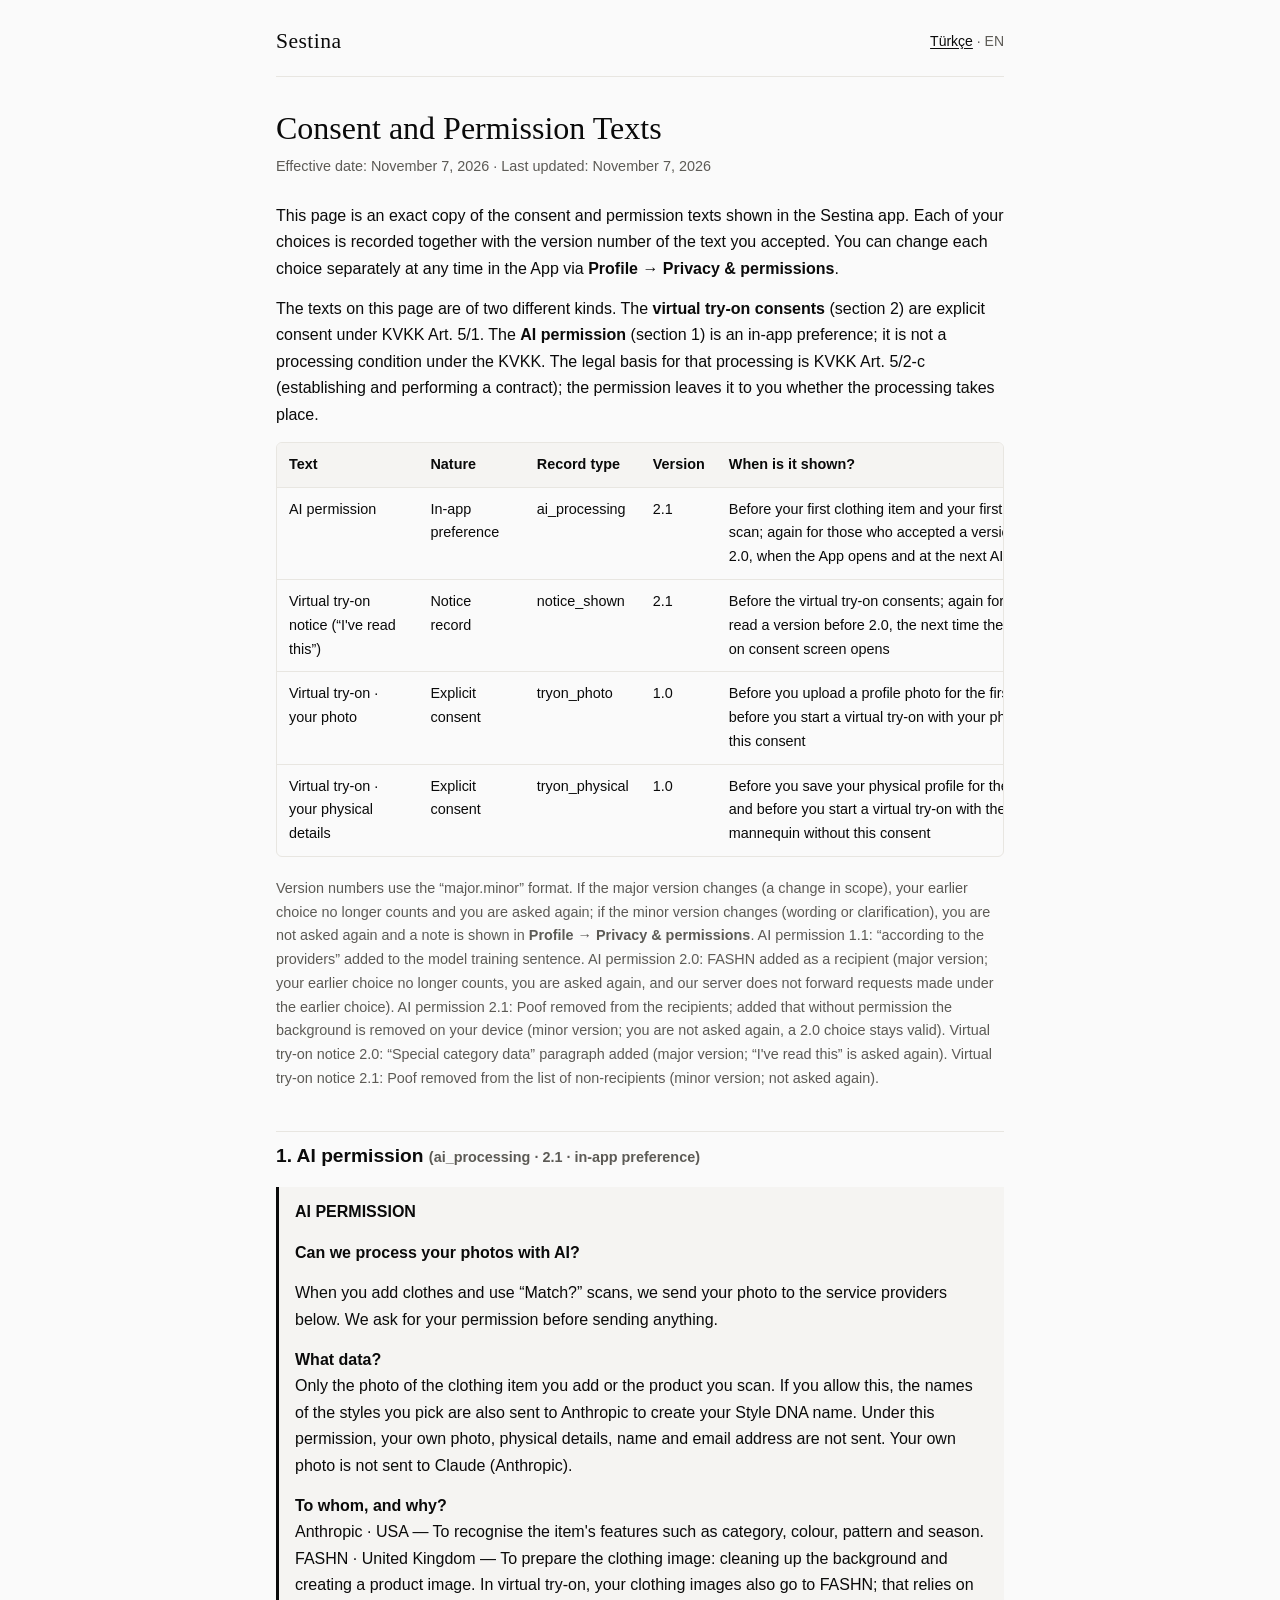
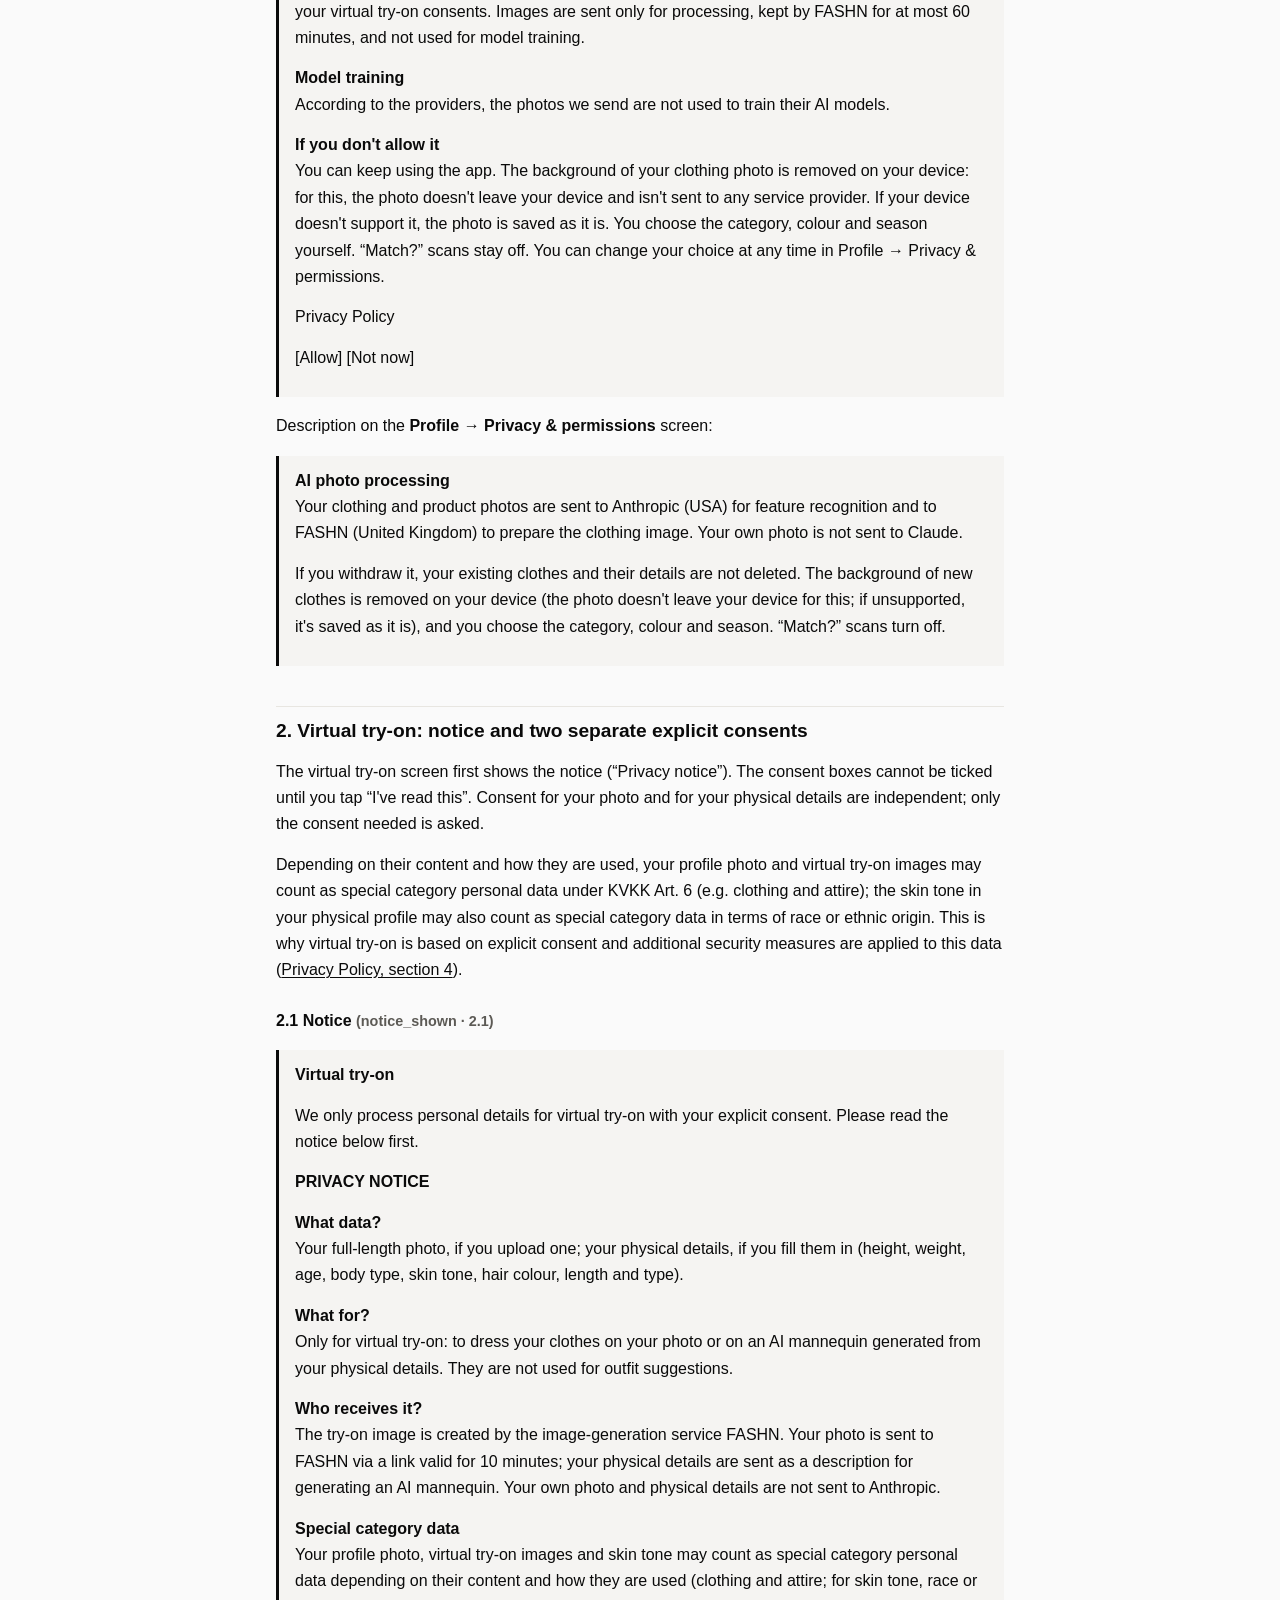
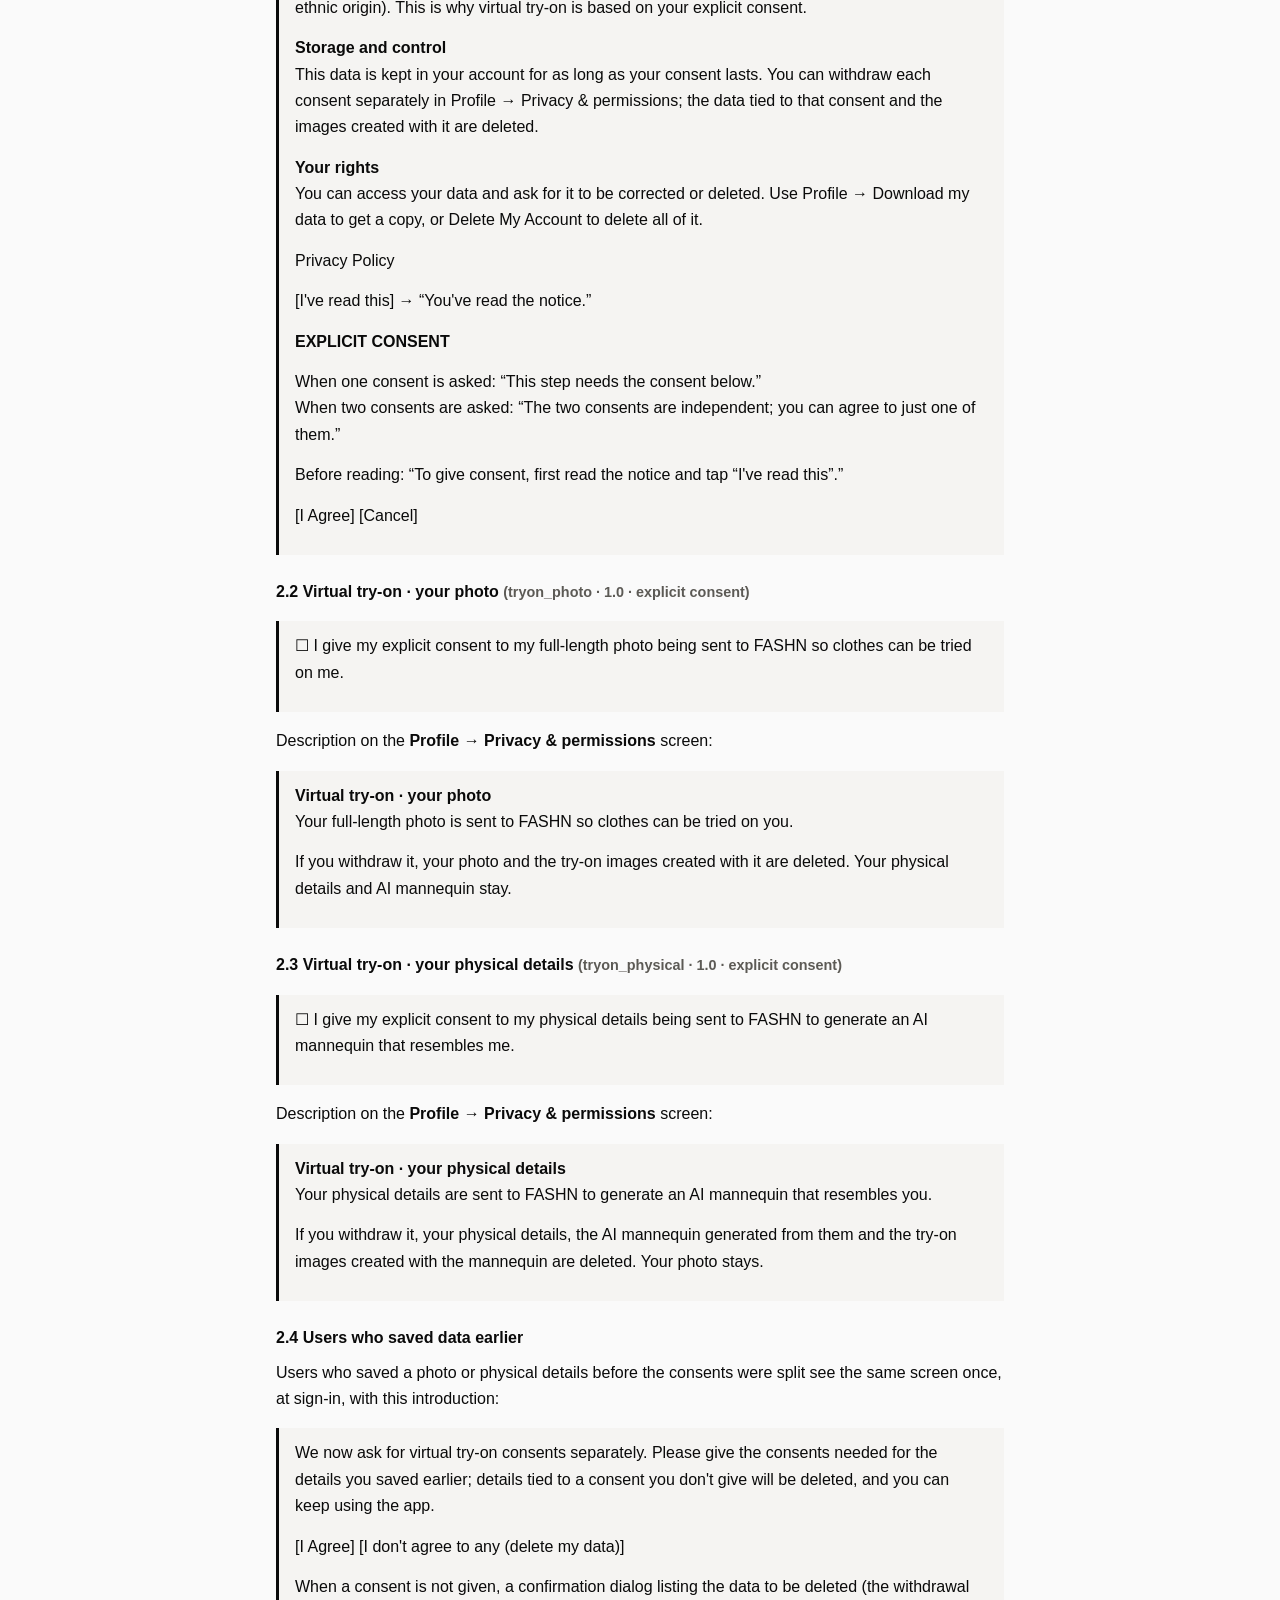
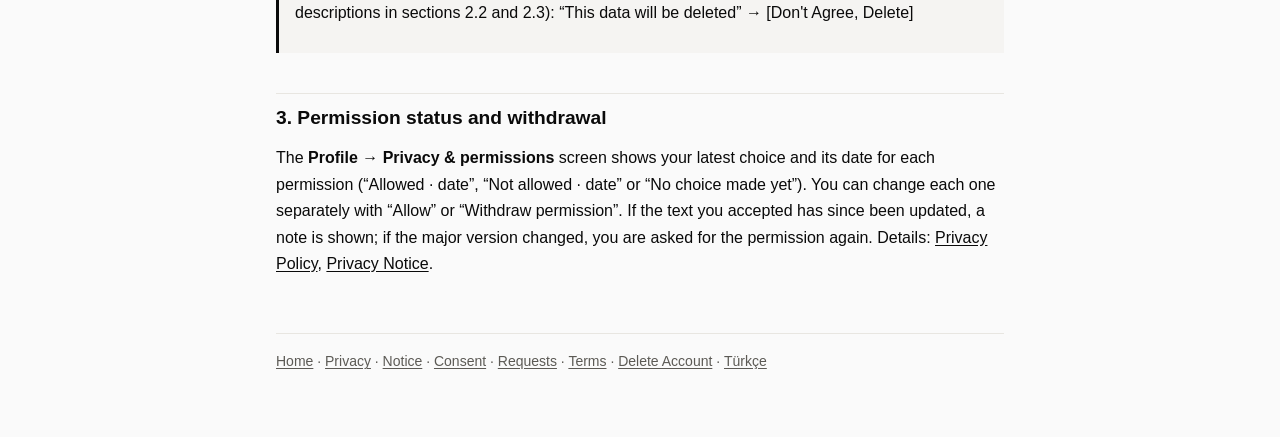
<file: consent.html>
<!doctype html>
<html lang="en">
<head>
  <meta charset="utf-8">
  <meta name="viewport" content="width=device-width, initial-scale=1">
  <title>Consent Texts — Sestina</title>
  <link rel="stylesheet" href="style.css">
  <link rel="alternate" hreflang="tr" href="acik-riza.html">
</head>
<body>
  <div class="wrap">
    <header class="site">
      <a class="brand" href="./">Sestina</a>
      <span class="lang"><a href="acik-riza.html" lang="tr" hreflang="tr">Türkçe</a> · EN</span>
    </header>

    <h1>Consent and Permission Texts</h1>
    <p class="meta">Effective date: November 7, 2026 · Last updated: November 7, 2026</p>

    <p>This page is an exact copy of the consent and permission texts shown in the Sestina app. Each of your choices is recorded together with the version number of the text you accepted. You can change each choice separately at any time in the App via <strong>Profile → Privacy &amp; permissions</strong>.</p>
    <p>The texts on this page are of two different kinds. The <strong>virtual try-on consents</strong> (section 2) are explicit consent under KVKK Art. 5/1. The <strong>AI permission</strong> (section 1) is an in-app preference; it is not a processing condition under the KVKK. The legal basis for that processing is KVKK Art. 5/2-c (establishing and performing a contract); the permission leaves it to you whether the processing takes place.</p>

    <div class="table-wrap">
      <table>
        <thead>
          <tr><th>Text</th><th>Nature</th><th>Record type</th><th>Version</th><th>When is it shown?</th></tr>
        </thead>
        <tbody>
          <tr><td>AI permission</td><td>In-app preference</td><td>ai_processing</td><td>2.1</td><td>Before your first clothing item and your first “Match?” scan; again for those who accepted a version before 2.0, when the App opens and at the next AI operation</td></tr>
          <tr><td>Virtual try-on notice (“I've read this”)</td><td>Notice record</td><td>notice_shown</td><td>2.1</td><td>Before the virtual try-on consents; again for those who read a version before 2.0, the next time the virtual try-on consent screen opens</td></tr>
          <tr><td>Virtual try-on · your photo</td><td>Explicit consent</td><td>tryon_photo</td><td>1.0</td><td>Before you upload a profile photo for the first time, and before you start a virtual try-on with your photo without this consent</td></tr>
          <tr><td>Virtual try-on · your physical details</td><td>Explicit consent</td><td>tryon_physical</td><td>1.0</td><td>Before you save your physical profile for the first time, and before you start a virtual try-on with the AI mannequin without this consent</td></tr>
        </tbody>
      </table>
    </div>
    <p class="meta">Version numbers use the “major.minor” format. If the major version changes (a change in scope), your earlier choice no longer counts and you are asked again; if the minor version changes (wording or clarification), you are not asked again and a note is shown in <strong>Profile → Privacy &amp; permissions</strong>. AI permission 1.1: “according to the providers” added to the model training sentence. AI permission 2.0: FASHN added as a recipient (major version; your earlier choice no longer counts, you are asked again, and our server does not forward requests made under the earlier choice). AI permission 2.1: Poof removed from the recipients; added that without permission the background is removed on your device (minor version; you are not asked again, a 2.0 choice stays valid). Virtual try-on notice 2.0: “Special category data” paragraph added (major version; “I've read this” is asked again). Virtual try-on notice 2.1: Poof removed from the list of non-recipients (minor version; not asked again).</p>

    <h2 id="ai">1. AI permission <span class="meta">(ai_processing · 2.1 · in-app preference)</span></h2>
    <div class="note">
      <p><strong>AI PERMISSION</strong></p>
      <p><strong>Can we process your photos with AI?</strong></p>
      <p>When you add clothes and use “Match?” scans, we send your photo to the service providers below. We ask for your permission before sending anything.</p>
      <p><strong>What data?</strong><br>Only the photo of the clothing item you add or the product you scan. If you allow this, the names of the styles you pick are also sent to Anthropic to create your Style DNA name. Under this permission, your own photo, physical details, name and email address are not sent. Your own photo is not sent to Claude (Anthropic).</p>
      <p><strong>To whom, and why?</strong><br>Anthropic · USA — To recognise the item's features such as category, colour, pattern and season.<br>FASHN · United Kingdom — To prepare the clothing image: cleaning up the background and creating a product image. In virtual try-on, your clothing images also go to FASHN; that relies on your virtual try-on consents. Images are sent only for processing, kept by FASHN for at most 60 minutes, and not used for model training.</p>
      <p><strong>Model training</strong><br>According to the providers, the photos we send are not used to train their AI models.</p>
      <p><strong>If you don't allow it</strong><br>You can keep using the app. The background of your clothing photo is removed on your device: for this, the photo doesn't leave your device and isn't sent to any service provider. If your device doesn't support it, the photo is saved as it is. You choose the category, colour and season yourself. “Match?” scans stay off. You can change your choice at any time in Profile → Privacy &amp; permissions.</p>
      <p>Privacy Policy</p>
      <p>[Allow] [Not now]</p>
    </div>
    <p>Description on the <strong>Profile → Privacy &amp; permissions</strong> screen:</p>
    <div class="note">
      <p><strong>AI photo processing</strong><br>Your clothing and product photos are sent to Anthropic (USA) for feature recognition and to FASHN (United Kingdom) to prepare the clothing image. Your own photo is not sent to Claude.</p>
      <p>If you withdraw it, your existing clothes and their details are not deleted. The background of new clothes is removed on your device (the photo doesn't leave your device for this; if unsupported, it's saved as it is), and you choose the category, colour and season. “Match?” scans turn off.</p>
    </div>

    <h2 id="try-on">2. Virtual try-on: notice and two separate explicit consents</h2>
    <p>The virtual try-on screen first shows the notice (“Privacy notice”). The consent boxes cannot be ticked until you tap “I've read this”. Consent for your photo and for your physical details are independent; only the consent needed is asked.</p>
    <p>Depending on their content and how they are used, your profile photo and virtual try-on images may count as special category personal data under KVKK Art. 6 (e.g. clothing and attire); the skin tone in your physical profile may also count as special category data in terms of race or ethnic origin. This is why virtual try-on is based on explicit consent and additional security measures are applied to this data (<a href="privacy.html#consent">Privacy Policy, section 4</a>).</p>

    <h3 id="notice">2.1 Notice <span class="meta">(notice_shown · 2.1)</span></h3>
    <div class="note">
      <p><strong>Virtual try-on</strong></p>
      <p>We only process personal details for virtual try-on with your explicit consent. Please read the notice below first.</p>
      <p><strong>PRIVACY NOTICE</strong></p>
      <p><strong>What data?</strong><br>Your full-length photo, if you upload one; your physical details, if you fill them in (height, weight, age, body type, skin tone, hair colour, length and type).</p>
      <p><strong>What for?</strong><br>Only for virtual try-on: to dress your clothes on your photo or on an AI mannequin generated from your physical details. They are not used for outfit suggestions.</p>
      <p><strong>Who receives it?</strong><br>The try-on image is created by the image-generation service FASHN. Your photo is sent to FASHN via a link valid for 10 minutes; your physical details are sent as a description for generating an AI mannequin. Your own photo and physical details are not sent to Anthropic.</p>
      <p><strong>Special category data</strong><br>Your profile photo, virtual try-on images and skin tone may count as special category personal data depending on their content and how they are used (clothing and attire; for skin tone, race or ethnic origin). This is why virtual try-on is based on your explicit consent.</p>
      <p><strong>Storage and control</strong><br>This data is kept in your account for as long as your consent lasts. You can withdraw each consent separately in Profile → Privacy &amp; permissions; the data tied to that consent and the images created with it are deleted.</p>
      <p><strong>Your rights</strong><br>You can access your data and ask for it to be corrected or deleted. Use Profile → Download my data to get a copy, or Delete My Account to delete all of it.</p>
      <p>Privacy Policy</p>
      <p>[I've read this] → “You've read the notice.”</p>
      <p><strong>EXPLICIT CONSENT</strong></p>
      <p>When one consent is asked: “This step needs the consent below.”<br>When two consents are asked: “The two consents are independent; you can agree to just one of them.”</p>
      <p>Before reading: “To give consent, first read the notice and tap “I've read this”.”</p>
      <p>[I Agree] [Cancel]</p>
    </div>

    <h3 id="photo">2.2 Virtual try-on · your photo <span class="meta">(tryon_photo · 1.0 · explicit consent)</span></h3>
    <div class="note">
      <p>☐ I give my explicit consent to my full-length photo being sent to FASHN so clothes can be tried on me.</p>
    </div>
    <p>Description on the <strong>Profile → Privacy &amp; permissions</strong> screen:</p>
    <div class="note">
      <p><strong>Virtual try-on · your photo</strong><br>Your full-length photo is sent to FASHN so clothes can be tried on you.</p>
      <p>If you withdraw it, your photo and the try-on images created with it are deleted. Your physical details and AI mannequin stay.</p>
    </div>

    <h3 id="physical">2.3 Virtual try-on · your physical details <span class="meta">(tryon_physical · 1.0 · explicit consent)</span></h3>
    <div class="note">
      <p>☐ I give my explicit consent to my physical details being sent to FASHN to generate an AI mannequin that resembles me.</p>
    </div>
    <p>Description on the <strong>Profile → Privacy &amp; permissions</strong> screen:</p>
    <div class="note">
      <p><strong>Virtual try-on · your physical details</strong><br>Your physical details are sent to FASHN to generate an AI mannequin that resembles you.</p>
      <p>If you withdraw it, your physical details, the AI mannequin generated from them and the try-on images created with the mannequin are deleted. Your photo stays.</p>
    </div>

    <h3 id="existing">2.4 Users who saved data earlier</h3>
    <p>Users who saved a photo or physical details before the consents were split see the same screen once, at sign-in, with this introduction:</p>
    <div class="note">
      <p>We now ask for virtual try-on consents separately. Please give the consents needed for the details you saved earlier; details tied to a consent you don't give will be deleted, and you can keep using the app.</p>
      <p>[I Agree] [I don't agree to any (delete my data)]</p>
      <p>When a consent is not given, a confirmation dialog listing the data to be deleted (the withdrawal descriptions in sections 2.2 and 2.3): “This data will be deleted” → [Don't Agree, Delete]</p>
    </div>

    <h2 id="status">3. Permission status and withdrawal</h2>
    <p>The <strong>Profile → Privacy &amp; permissions</strong> screen shows your latest choice and its date for each permission (“Allowed · date”, “Not allowed · date” or “No choice made yet”). You can change each one separately with “Allow” or “Withdraw permission”. If the text you accepted has since been updated, a note is shown; if the major version changed, you are asked for the permission again. Details: <a href="privacy.html">Privacy Policy</a>, <a href="notice.html">Privacy Notice</a>.</p>

    <footer class="site">
      <a href="./">Home</a> · <a href="privacy.html">Privacy</a> · <a href="notice.html">Notice</a> · <a href="consent.html">Consent</a> · <a href="requests.html">Requests</a> · <a href="terms.html">Terms</a> · <a href="delete-account.html">Delete Account</a> · <a href="acik-riza.html" lang="tr">Türkçe</a>
    </footer>
  </div>
</body>
</html>
</file>
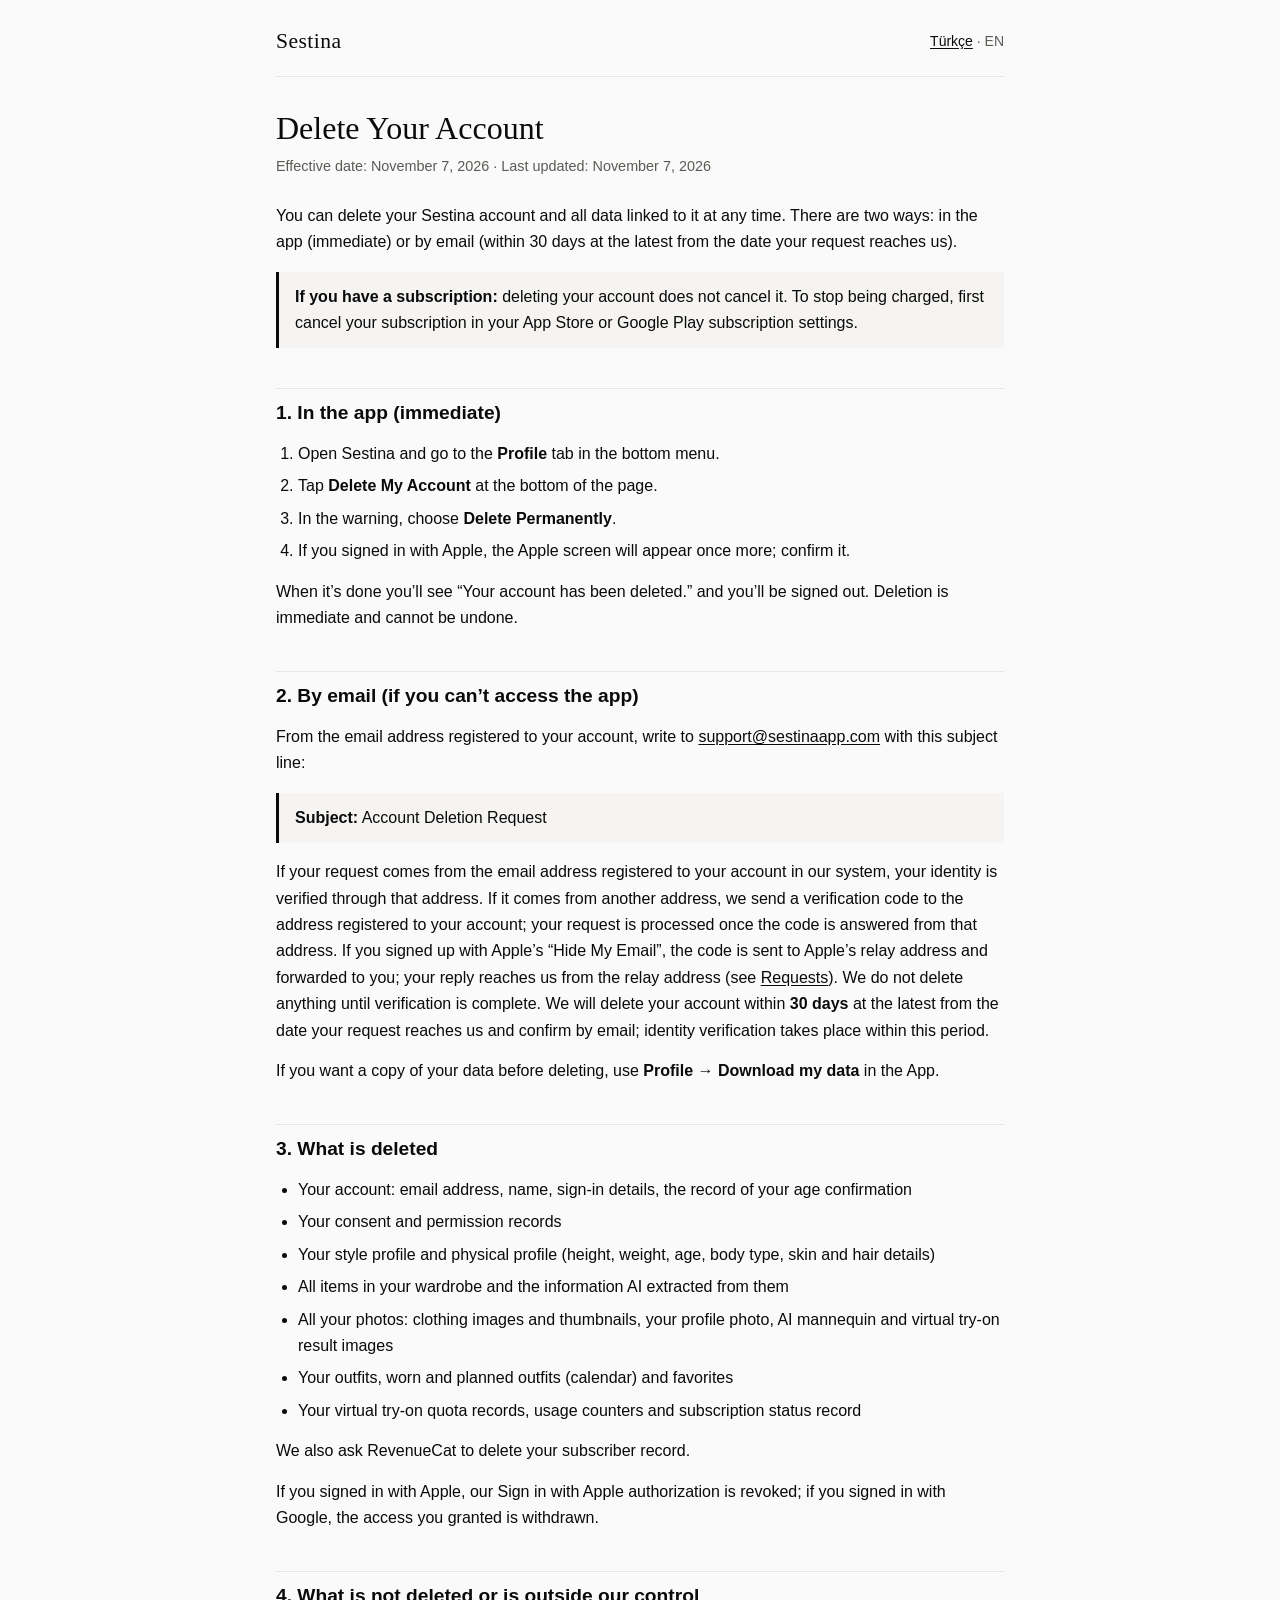
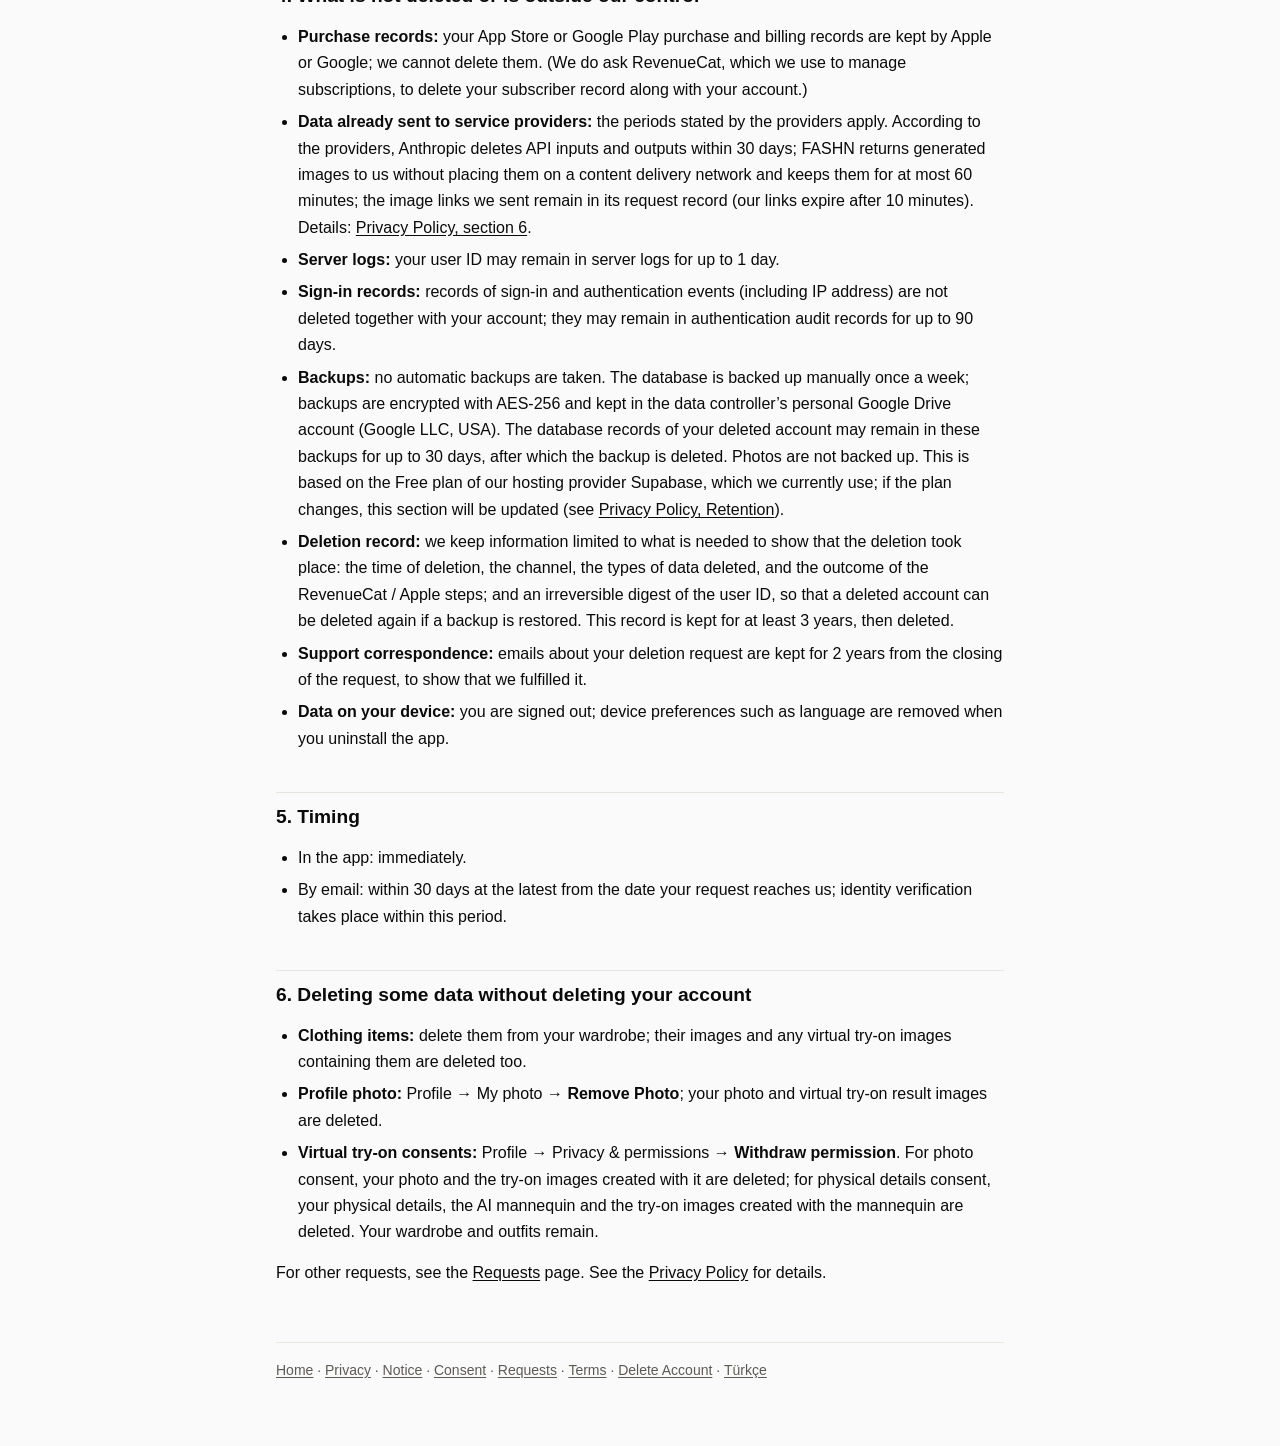
<file: delete-account.html>
<!doctype html>
<html lang="en">
<head>
  <meta charset="utf-8">
  <meta name="viewport" content="width=device-width, initial-scale=1">
  <title>Delete Your Account — Sestina</title>
  <link rel="stylesheet" href="style.css">
  <link rel="alternate" hreflang="tr" href="hesap-silme.html">
</head>
<body>
  <div class="wrap">
    <header class="site">
      <a class="brand" href="./">Sestina</a>
      <span class="lang"><a href="hesap-silme.html" lang="tr" hreflang="tr">Türkçe</a> · EN</span>
    </header>

    <h1>Delete Your Account</h1>
    <p class="meta">Effective date: November 7, 2026 · Last updated: November 7, 2026</p>

    <p>You can delete your Sestina account and all data linked to it at any time. There are two ways: in the app (immediate) or by email (within 30 days at the latest from the date your request reaches us).</p>

    <div class="note"><strong>If you have a subscription:</strong> deleting your account does not cancel it. To stop being charged, first cancel your subscription in your App Store or Google Play subscription settings.</div>

    <h2 id="in-app">1. In the app (immediate)</h2>
    <ol>
      <li>Open Sestina and go to the <strong>Profile</strong> tab in the bottom menu.</li>
      <li>Tap <strong>Delete My Account</strong> at the bottom of the page.</li>
      <li>In the warning, choose <strong>Delete Permanently</strong>.</li>
      <li>If you signed in with Apple, the Apple screen will appear once more; confirm it.</li>
    </ol>
    <p>When it’s done you’ll see “Your account has been deleted.” and you’ll be signed out. Deletion is immediate and cannot be undone.</p>

    <h2 id="email">2. By email (if you can’t access the app)</h2>
    <p>From the email address registered to your account, write to <a href="mailto:support@sestinaapp.com?subject=Account%20Deletion%20Request">support@sestinaapp.com</a> with this subject line:</p>
    <p class="note"><strong>Subject:</strong> Account Deletion Request</p>
    <p>If your request comes from the email address registered to your account in our system, your identity is verified through that address. If it comes from another address, we send a verification code to the address registered to your account; your request is processed once the code is answered from that address. If you signed up with Apple’s “Hide My Email”, the code is sent to Apple’s relay address and forwarded to you; your reply reaches us from the relay address (see <a href="requests.html#identity">Requests</a>). We do not delete anything until verification is complete. We will delete your account within <strong>30 days</strong> at the latest from the date your request reaches us and confirm by email; identity verification takes place within this period.</p>
    <p>If you want a copy of your data before deleting, use <strong>Profile → Download my data</strong> in the App.</p>

    <h2 id="deleted">3. What is deleted</h2>
    <ul>
      <li>Your account: email address, name, sign-in details, the record of your age confirmation</li>
      <li>Your consent and permission records</li>
      <li>Your style profile and physical profile (height, weight, age, body type, skin and hair details)</li>
      <li>All items in your wardrobe and the information AI extracted from them</li>
      <li>All your photos: clothing images and thumbnails, your profile photo, AI mannequin and virtual try-on result images</li>
      <li>Your outfits, worn and planned outfits (calendar) and favorites</li>
      <li>Your virtual try-on quota records, usage counters and subscription status record</li>
    </ul>
    <p>We also ask RevenueCat to delete your subscriber record.</p>
    <p>If you signed in with Apple, our Sign in with Apple authorization is revoked; if you signed in with Google, the access you granted is withdrawn.</p>

    <h2 id="not-deleted">4. What is not deleted or is outside our control</h2>
    <ul>
      <li><strong>Purchase records:</strong> your App Store or Google Play purchase and billing records are kept by Apple or Google; we cannot delete them. (We do ask RevenueCat, which we use to manage subscriptions, to delete your subscriber record along with your account.)</li>
      <li><strong>Data already sent to service providers:</strong> the periods stated by the providers apply. According to the providers, Anthropic deletes API inputs and outputs within 30 days; FASHN returns generated images to us without placing them on a content delivery network and keeps them for at most 60 minutes; the image links we sent remain in its request record (our links expire after 10 minutes). Details: <a href="privacy.html#third-parties">Privacy Policy, section 6</a>.</li>
      <li><strong>Server logs:</strong> your user ID may remain in server logs for up to 1 day.</li>
      <li><strong>Sign-in records:</strong> records of sign-in and authentication events (including IP address) are not deleted together with your account; they may remain in authentication audit records for up to 90 days.</li>
      <li><strong>Backups:</strong> no automatic backups are taken. The database is backed up manually once a week; backups are encrypted with AES-256 and kept in the data controller’s personal Google Drive account (Google LLC, USA). The database records of your deleted account may remain in these backups for up to 30 days, after which the backup is deleted. Photos are not backed up. This is based on the Free plan of our hosting provider Supabase, which we currently use; if the plan changes, this section will be updated (see <a href="privacy.html#retention">Privacy Policy, Retention</a>).</li>
      <li><strong>Deletion record:</strong> we keep information limited to what is needed to show that the deletion took place: the time of deletion, the channel, the types of data deleted, and the outcome of the RevenueCat / Apple steps; and an irreversible digest of the user ID, so that a deleted account can be deleted again if a backup is restored. This record is kept for at least 3 years, then deleted.</li>
      <li><strong>Support correspondence:</strong> emails about your deletion request are kept for 2 years from the closing of the request, to show that we fulfilled it.</li>
      <li><strong>Data on your device:</strong> you are signed out; device preferences such as language are removed when you uninstall the app.</li>
    </ul>

    <h2 id="timing">5. Timing</h2>
    <ul>
      <li>In the app: immediately.</li>
      <li>By email: within 30 days at the latest from the date your request reaches us; identity verification takes place within this period.</li>
    </ul>

    <h2 id="partial">6. Deleting some data without deleting your account</h2>
    <ul>
      <li><strong>Clothing items:</strong> delete them from your wardrobe; their images and any virtual try-on images containing them are deleted too.</li>
      <li><strong>Profile photo:</strong> Profile → My photo → <strong>Remove Photo</strong>; your photo and virtual try-on result images are deleted.</li>
      <li><strong>Virtual try-on consents:</strong> Profile → Privacy &amp; permissions → <strong>Withdraw permission</strong>. For photo consent, your photo and the try-on images created with it are deleted; for physical details consent, your physical details, the AI mannequin and the try-on images created with the mannequin are deleted. Your wardrobe and outfits remain.</li>
    </ul>
    <p>For other requests, see the <a href="requests.html">Requests</a> page. See the <a href="privacy.html">Privacy Policy</a> for details.</p>

    <footer class="site">
      <a href="./">Home</a> · <a href="privacy.html">Privacy</a> · <a href="notice.html">Notice</a> · <a href="consent.html">Consent</a> · <a href="requests.html">Requests</a> · <a href="terms.html">Terms</a> · <a href="delete-account.html">Delete Account</a> · <a href="hesap-silme.html" lang="tr">Türkçe</a>
    </footer>
  </div>
</body>
</html>
</file>
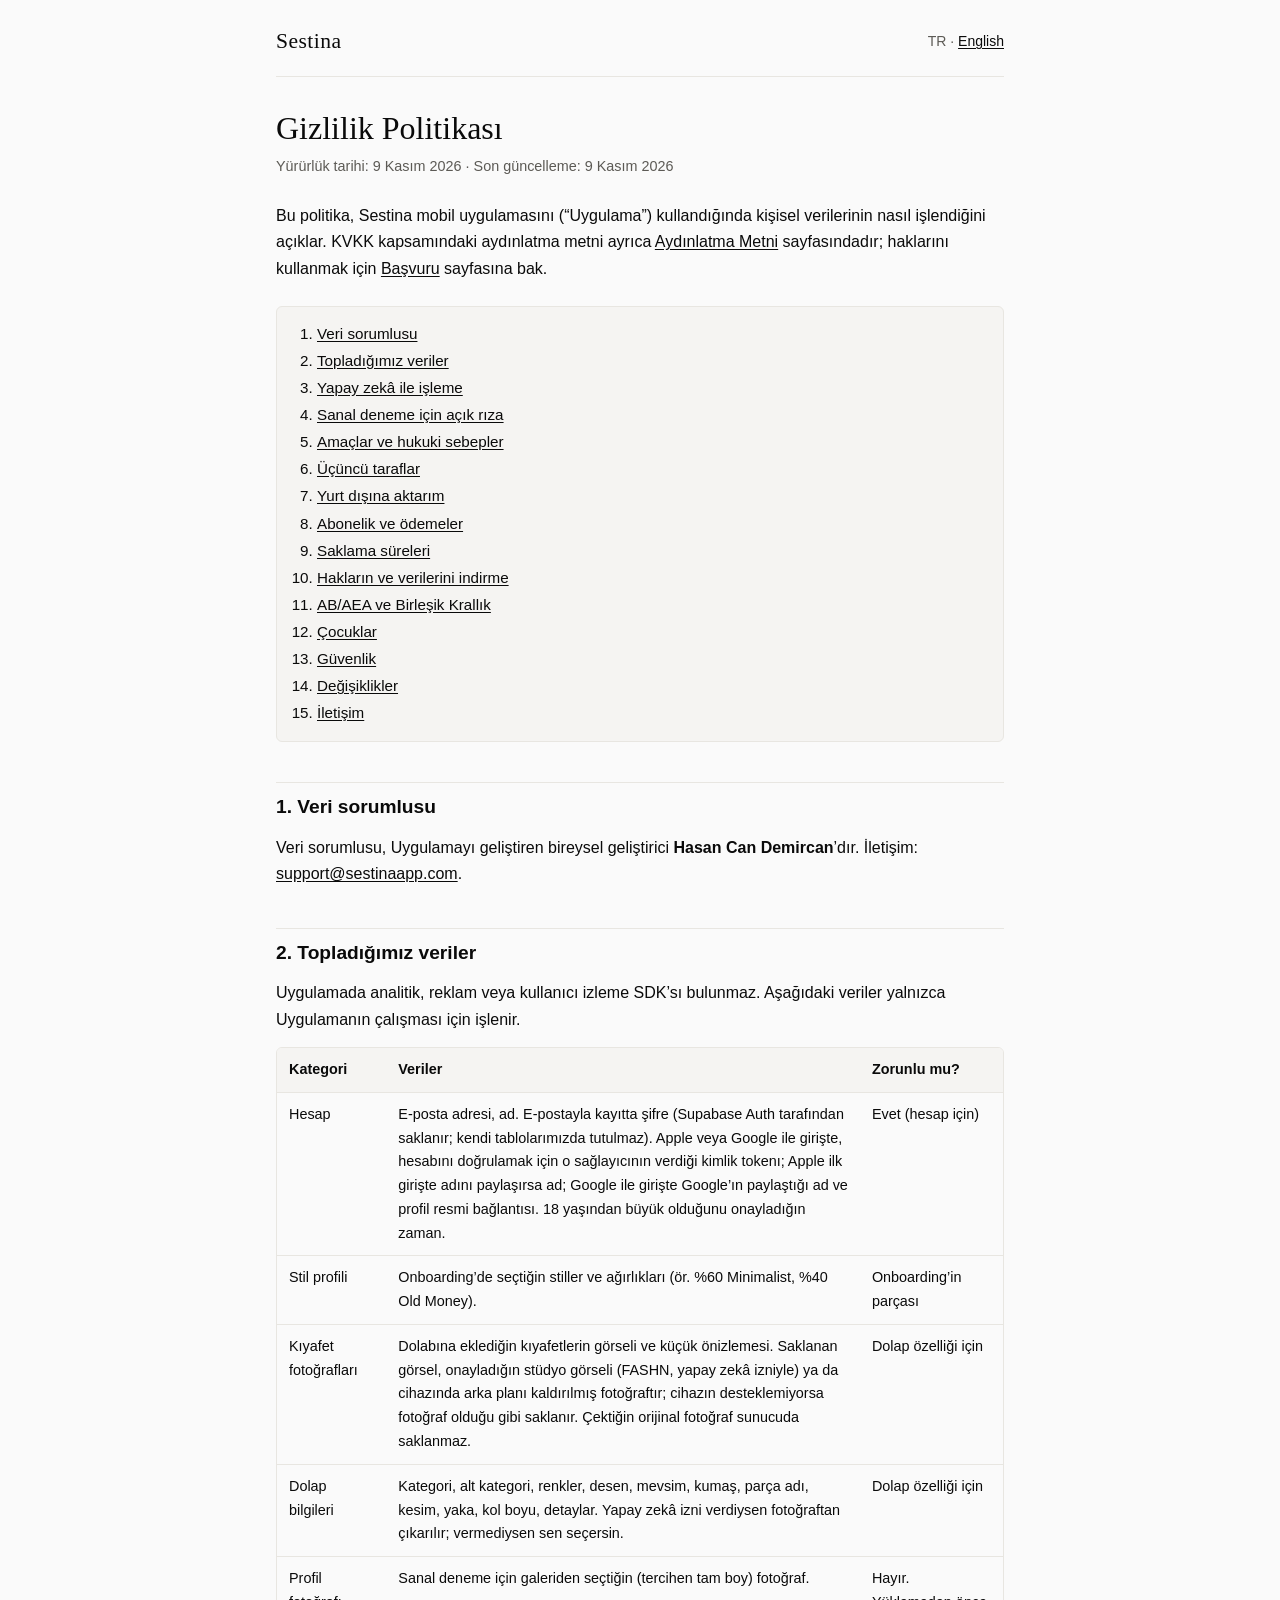
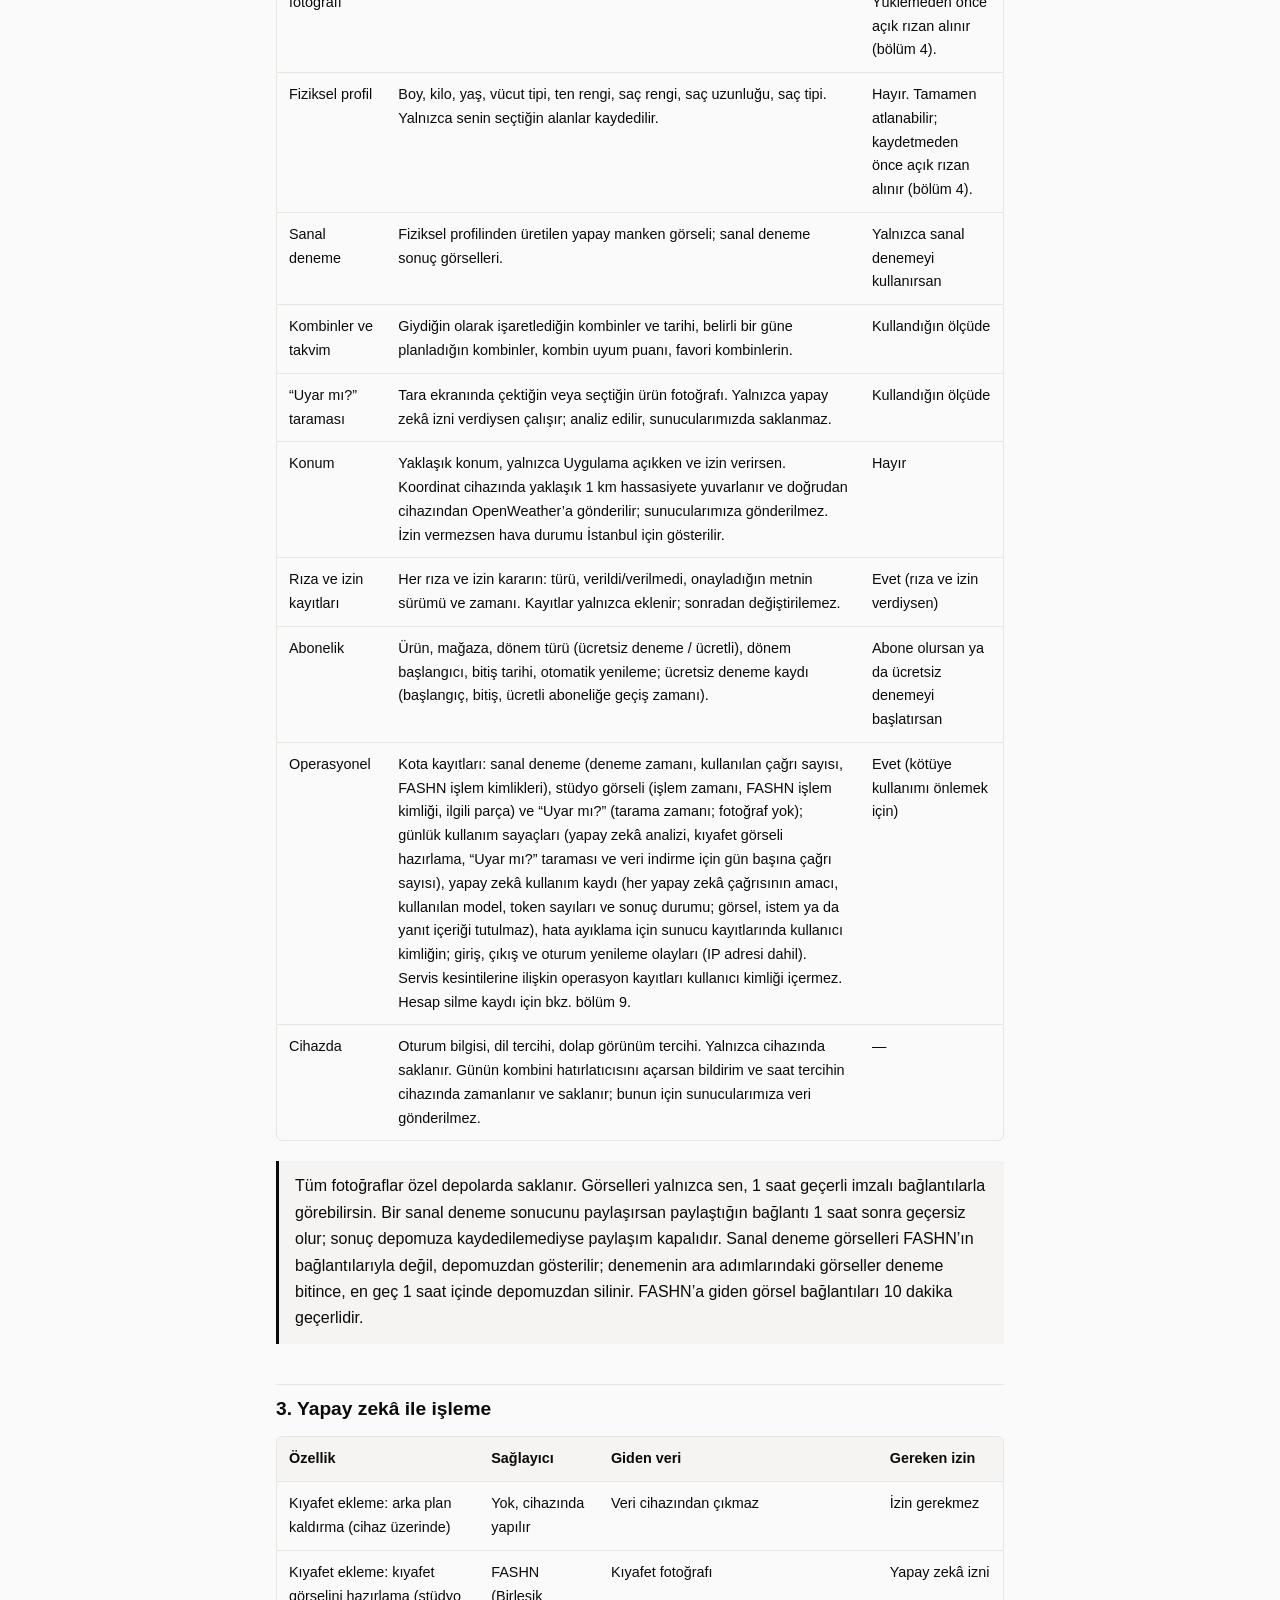
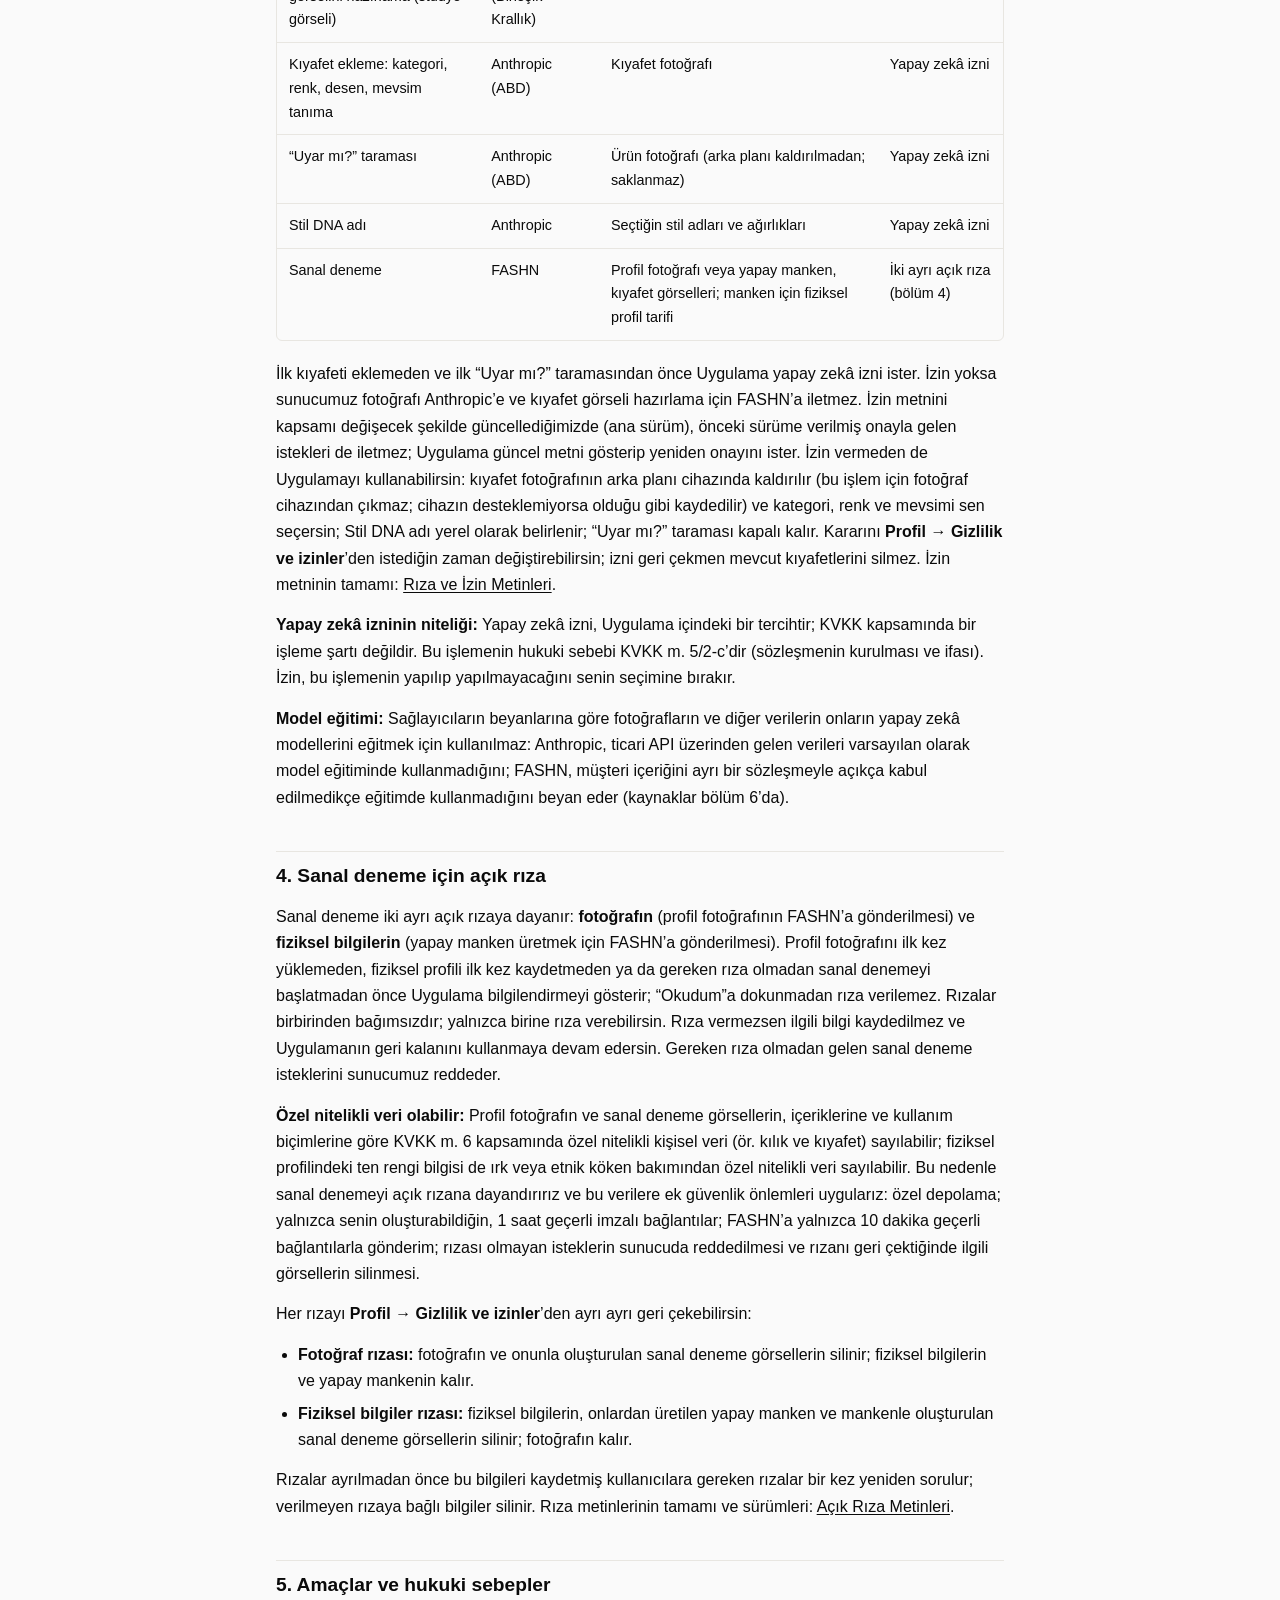
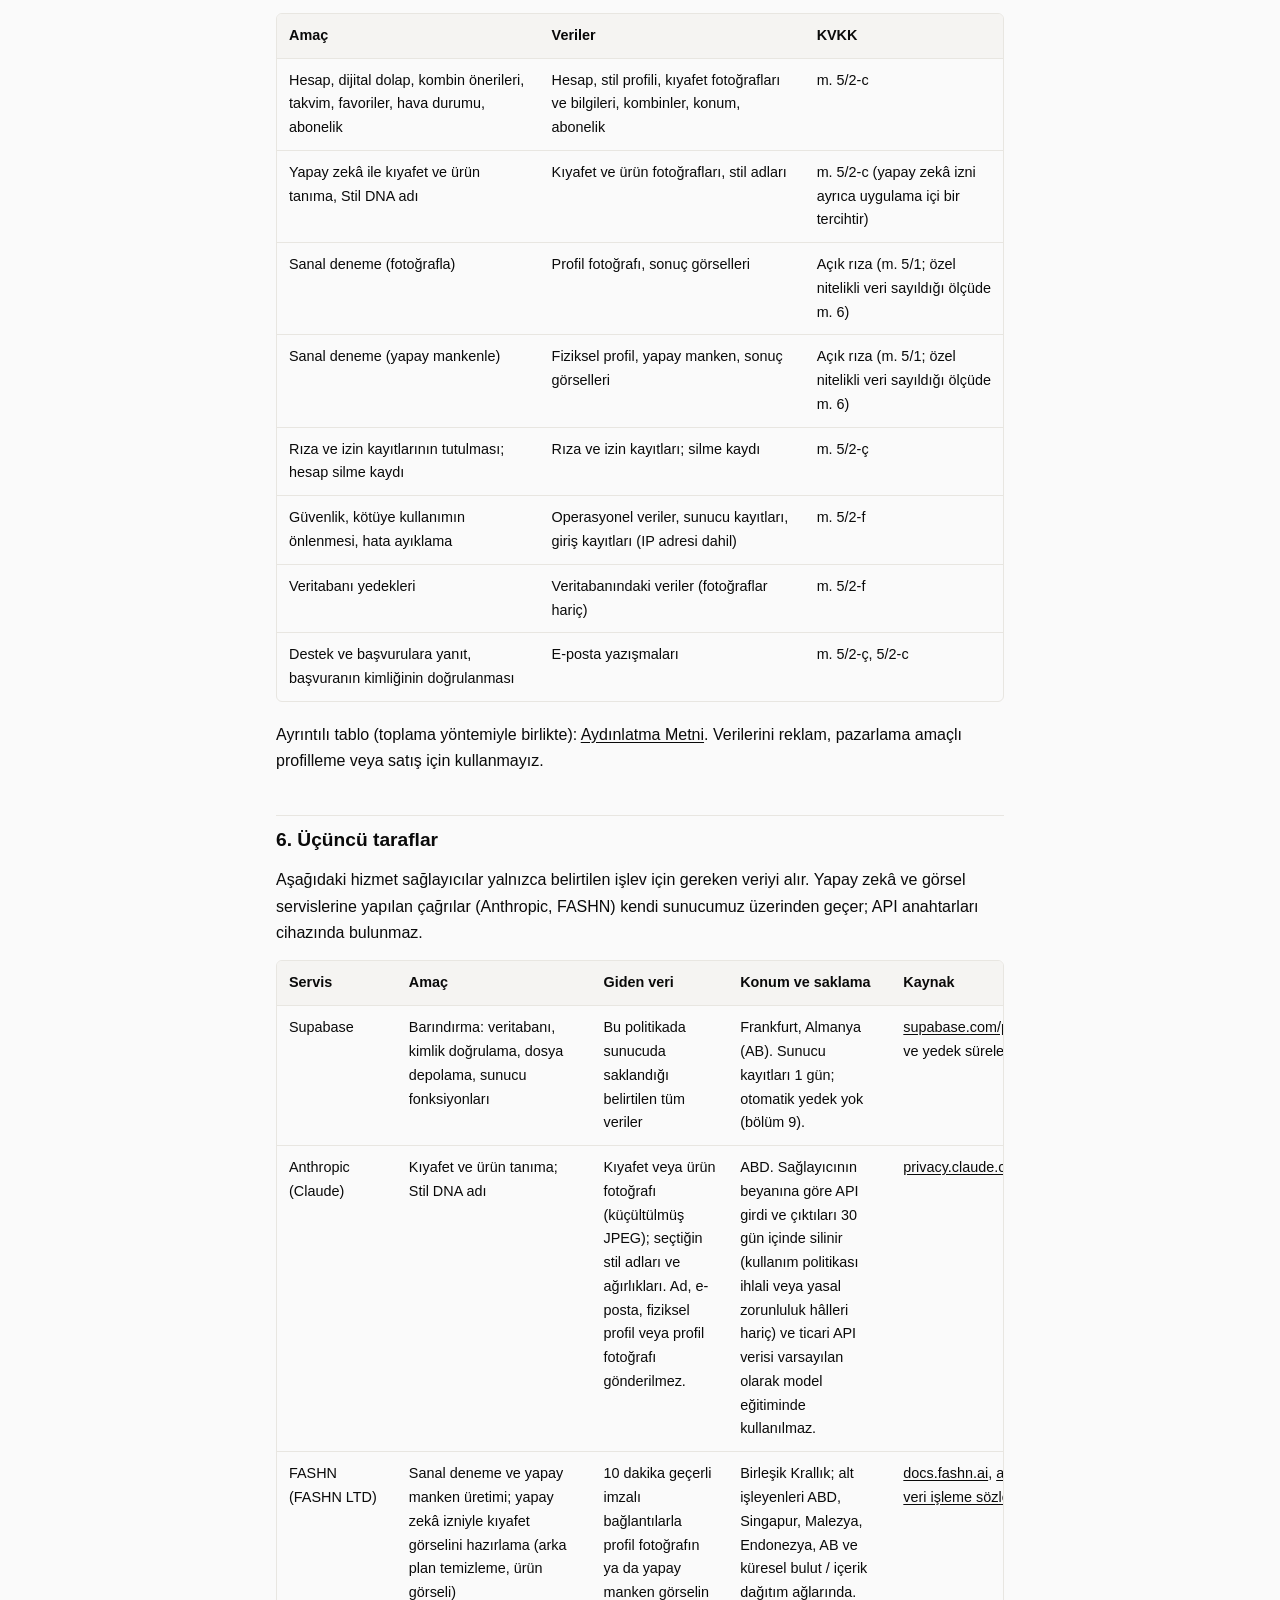
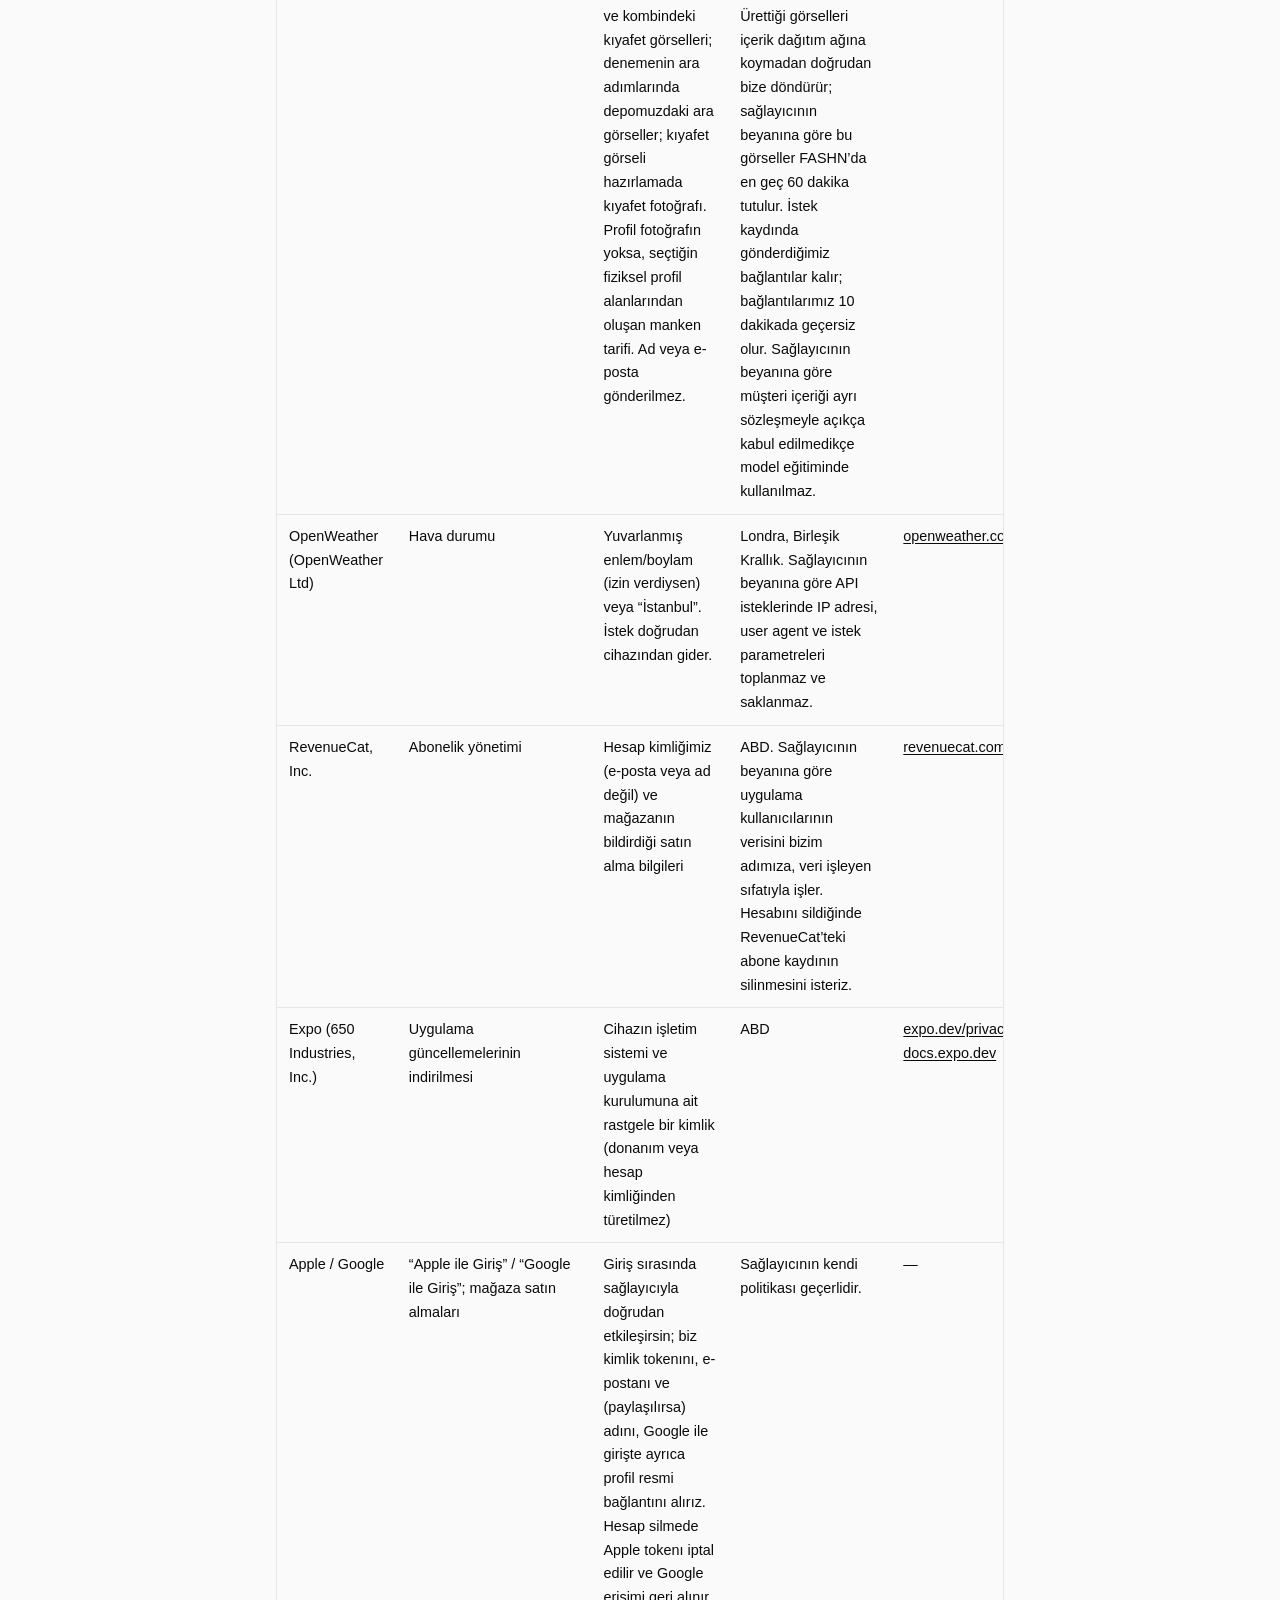
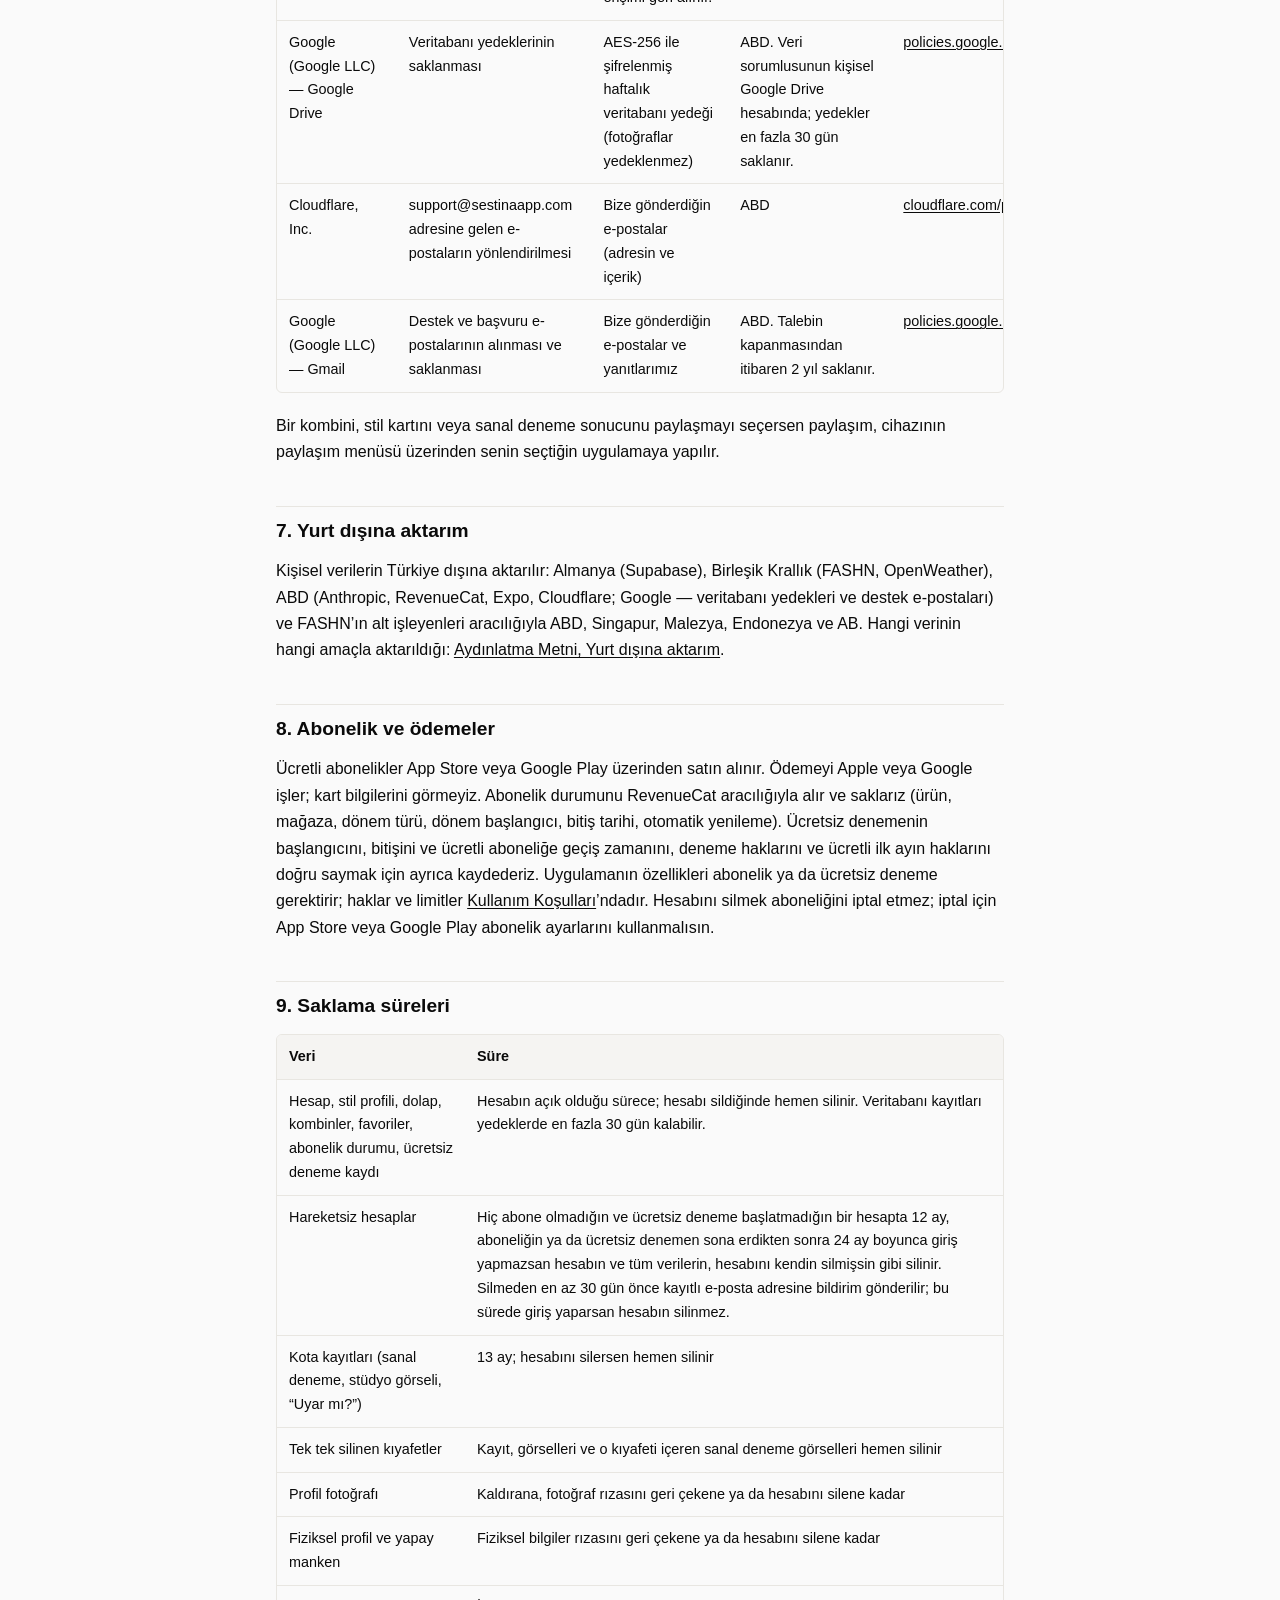
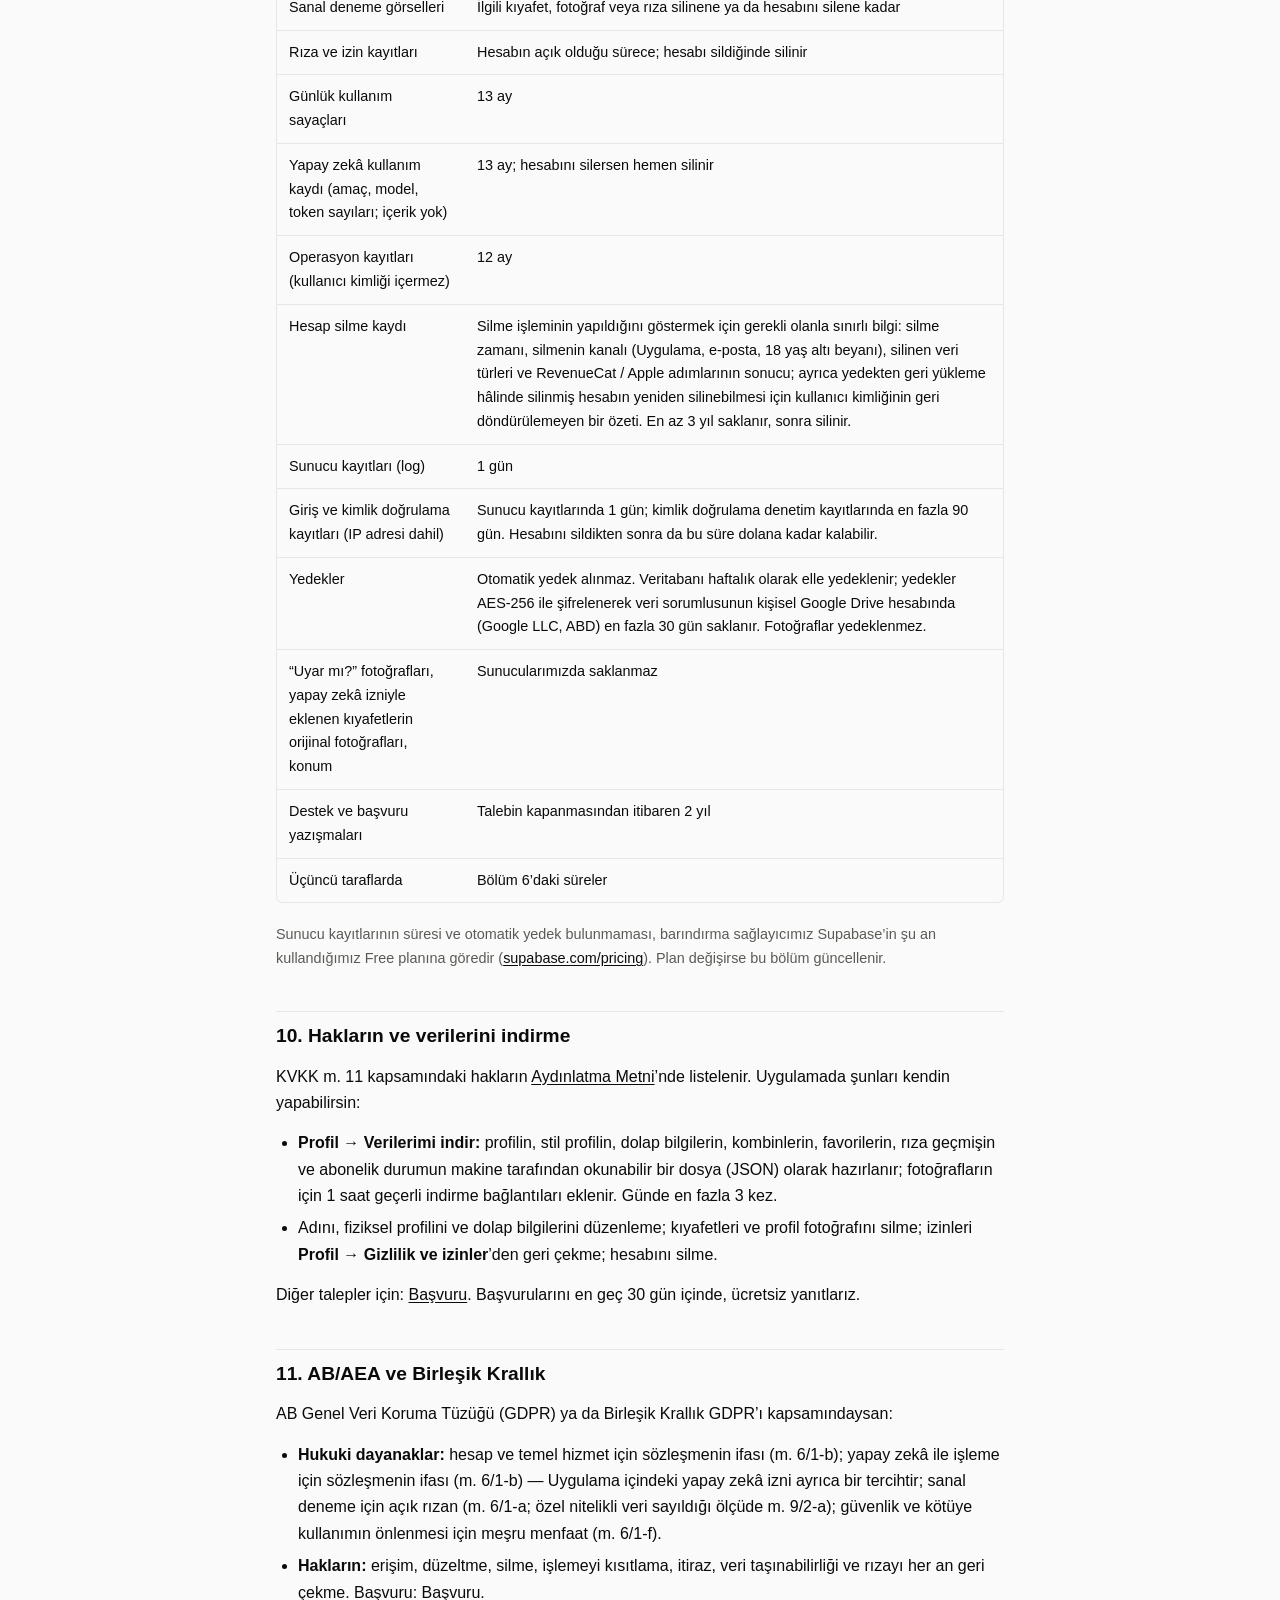
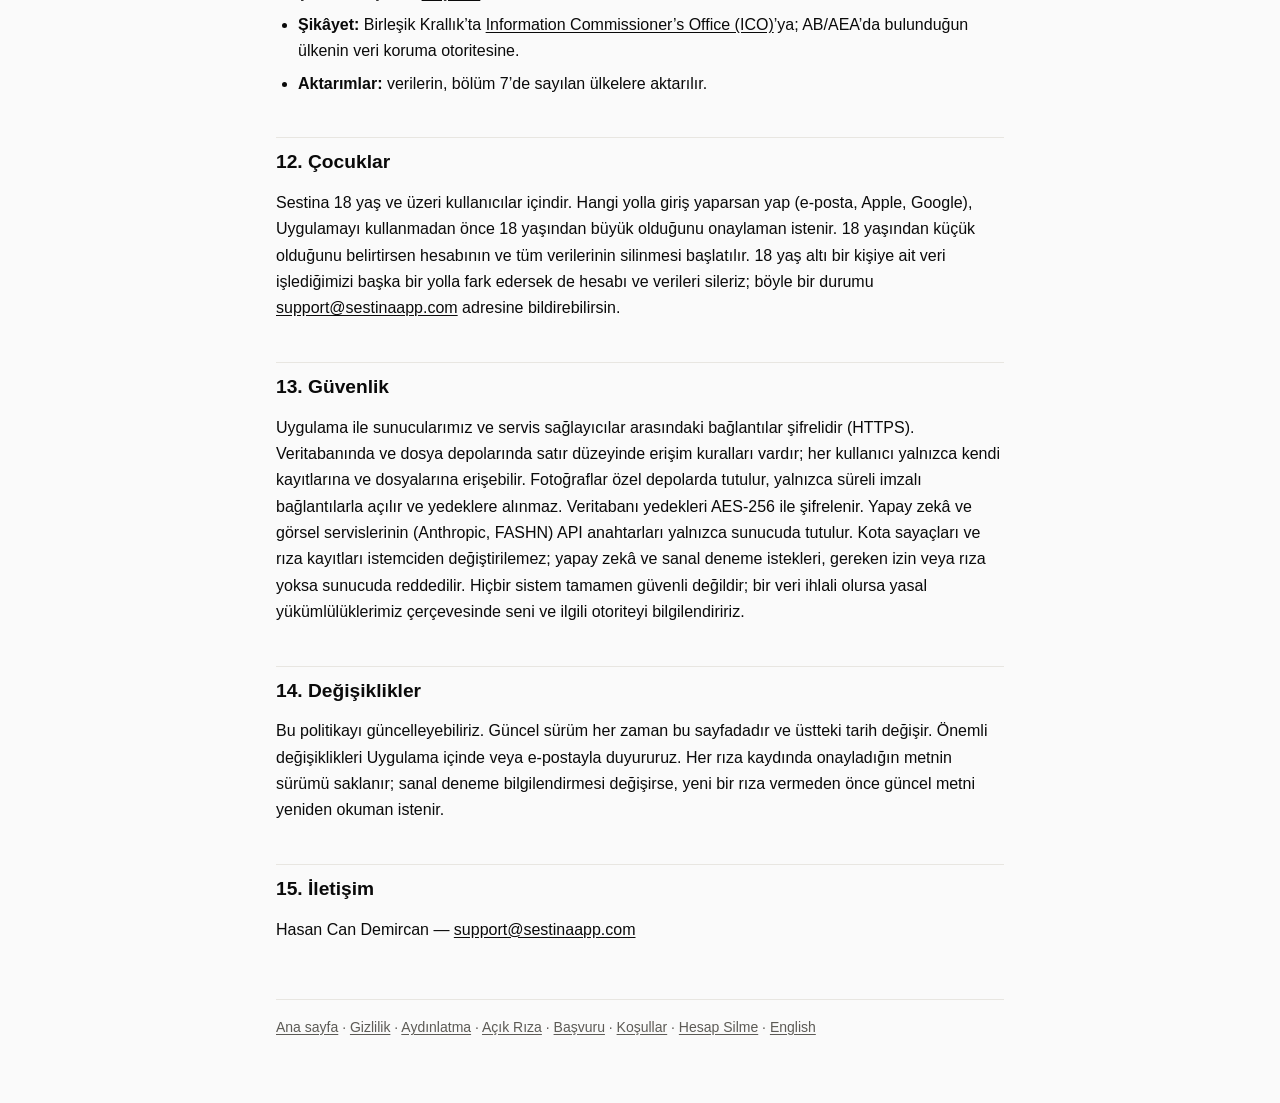
<file: gizlilik.html>
<!doctype html>
<html lang="tr">
<head>
  <meta charset="utf-8">
  <meta name="viewport" content="width=device-width, initial-scale=1">
  <title>Gizlilik Politikası — Sestina</title>
  <link rel="stylesheet" href="style.css">
  <link rel="alternate" hreflang="en" href="privacy.html">
</head>
<body>
  <div class="wrap">
    <header class="site">
      <a class="brand" href="./">Sestina</a>
      <span class="lang">TR · <a href="privacy.html" lang="en" hreflang="en">English</a></span>
    </header>

    <h1>Gizlilik Politikası</h1>
    <p class="meta">Yürürlük tarihi: 9 Kasım 2026 · Son güncelleme: 9 Kasım 2026</p>

    <p>Bu politika, Sestina mobil uygulamasını (“Uygulama”) kullandığında kişisel verilerinin nasıl işlendiğini açıklar. KVKK kapsamındaki aydınlatma metni ayrıca <a href="aydinlatma.html">Aydınlatma Metni</a> sayfasındadır; haklarını kullanmak için <a href="basvuru.html">Başvuru</a> sayfasına bak.</p>

    <nav class="toc" aria-label="İçindekiler">
      <ol>
        <li><a href="#sorumlu">Veri sorumlusu</a></li>
        <li><a href="#veriler">Topladığımız veriler</a></li>
        <li><a href="#yapay-zeka">Yapay zekâ ile işleme</a></li>
        <li><a href="#riza">Sanal deneme için açık rıza</a></li>
        <li><a href="#amaclar">Amaçlar ve hukuki sebepler</a></li>
        <li><a href="#ucuncu">Üçüncü taraflar</a></li>
        <li><a href="#aktarim">Yurt dışına aktarım</a></li>
        <li><a href="#abonelik">Abonelik ve ödemeler</a></li>
        <li><a href="#saklama">Saklama süreleri</a></li>
        <li><a href="#haklar">Hakların ve verilerini indirme</a></li>
        <li><a href="#ab-bk">AB/AEA ve Birleşik Krallık</a></li>
        <li><a href="#cocuklar">Çocuklar</a></li>
        <li><a href="#guvenlik">Güvenlik</a></li>
        <li><a href="#degisiklik">Değişiklikler</a></li>
        <li><a href="#iletisim">İletişim</a></li>
      </ol>
    </nav>

    <h2 id="sorumlu">1. Veri sorumlusu</h2>
    <p>Veri sorumlusu, Uygulamayı geliştiren bireysel geliştirici <strong>Hasan Can Demircan</strong>’dır. İletişim: <a href="mailto:support@sestinaapp.com">support@sestinaapp.com</a>.</p>

    <h2 id="veriler">2. Topladığımız veriler</h2>
    <p>Uygulamada analitik, reklam veya kullanıcı izleme SDK’sı bulunmaz. Aşağıdaki veriler yalnızca Uygulamanın çalışması için işlenir.</p>
    <div class="table-wrap">
      <table>
        <thead>
          <tr><th>Kategori</th><th>Veriler</th><th>Zorunlu mu?</th></tr>
        </thead>
        <tbody>
          <tr>
            <td>Hesap</td>
            <td>E-posta adresi, ad. E-postayla kayıtta şifre (Supabase Auth tarafından saklanır; kendi tablolarımızda tutulmaz). Apple veya Google ile girişte, hesabını doğrulamak için o sağlayıcının verdiği kimlik tokenı; Apple ilk girişte adını paylaşırsa ad; Google ile girişte Google’ın paylaştığı ad ve profil resmi bağlantısı. 18 yaşından büyük olduğunu onayladığın zaman.</td>
            <td>Evet (hesap için)</td>
          </tr>
          <tr>
            <td>Stil profili</td>
            <td>Onboarding’de seçtiğin stiller ve ağırlıkları (ör. %60 Minimalist, %40 Old Money).</td>
            <td>Onboarding’in parçası</td>
          </tr>
          <tr>
            <td>Kıyafet fotoğrafları</td>
            <td>Dolabına eklediğin kıyafetlerin görseli ve küçük önizlemesi. Saklanan görsel, onayladığın stüdyo görseli (FASHN, yapay zekâ izniyle) ya da cihazında arka planı kaldırılmış fotoğraftır; cihazın desteklemiyorsa fotoğraf olduğu gibi saklanır. Çektiğin orijinal fotoğraf sunucuda saklanmaz.</td>
            <td>Dolap özelliği için</td>
          </tr>
          <tr>
            <td>Dolap bilgileri</td>
            <td>Kategori, alt kategori, renkler, desen, mevsim, kumaş, parça adı, kesim, yaka, kol boyu, detaylar. Yapay zekâ izni verdiysen fotoğraftan çıkarılır; vermediysen sen seçersin.</td>
            <td>Dolap özelliği için</td>
          </tr>
          <tr>
            <td>Profil fotoğrafı</td>
            <td>Sanal deneme için galeriden seçtiğin (tercihen tam boy) fotoğraf.</td>
            <td>Hayır. Yüklemeden önce açık rızan alınır (bölüm 4).</td>
          </tr>
          <tr>
            <td>Fiziksel profil</td>
            <td>Boy, kilo, yaş, vücut tipi, ten rengi, saç rengi, saç uzunluğu, saç tipi. Yalnızca senin seçtiğin alanlar kaydedilir.</td>
            <td>Hayır. Tamamen atlanabilir; kaydetmeden önce açık rızan alınır (bölüm 4).</td>
          </tr>
          <tr>
            <td>Sanal deneme</td>
            <td>Fiziksel profilinden üretilen yapay manken görseli; sanal deneme sonuç görselleri.</td>
            <td>Yalnızca sanal denemeyi kullanırsan</td>
          </tr>
          <tr>
            <td>Kombinler ve takvim</td>
            <td>Giydiğin olarak işaretlediğin kombinler ve tarihi, belirli bir güne planladığın kombinler, kombin uyum puanı, favori kombinlerin.</td>
            <td>Kullandığın ölçüde</td>
          </tr>
          <tr>
            <td>“Uyar mı?” taraması</td>
            <td>Tara ekranında çektiğin veya seçtiğin ürün fotoğrafı. Yalnızca yapay zekâ izni verdiysen çalışır; analiz edilir, sunucularımızda saklanmaz.</td>
            <td>Kullandığın ölçüde</td>
          </tr>
          <tr>
            <td>Konum</td>
            <td>Yaklaşık konum, yalnızca Uygulama açıkken ve izin verirsen. Koordinat cihazında yaklaşık 1 km hassasiyete yuvarlanır ve doğrudan cihazından OpenWeather’a gönderilir; sunucularımıza gönderilmez. İzin vermezsen hava durumu İstanbul için gösterilir.</td>
            <td>Hayır</td>
          </tr>
          <tr>
            <td>Rıza ve izin kayıtları</td>
            <td>Her rıza ve izin kararın: türü, verildi/verilmedi, onayladığın metnin sürümü ve zamanı. Kayıtlar yalnızca eklenir; sonradan değiştirilemez.</td>
            <td>Evet (rıza ve izin verdiysen)</td>
          </tr>
          <tr>
            <td>Abonelik</td>
            <td>Ürün, mağaza, dönem türü (ücretsiz deneme / ücretli), dönem başlangıcı, bitiş tarihi, otomatik yenileme; ücretsiz deneme kaydı (başlangıç, bitiş, ücretli aboneliğe geçiş zamanı).</td>
            <td>Abone olursan ya da ücretsiz denemeyi başlatırsan</td>
          </tr>
          <tr>
            <td>Operasyonel</td>
            <td>Kota kayıtları: sanal deneme (deneme zamanı, kullanılan çağrı sayısı, FASHN işlem kimlikleri), stüdyo görseli (işlem zamanı, FASHN işlem kimliği, ilgili parça) ve “Uyar mı?” (tarama zamanı; fotoğraf yok); günlük kullanım sayaçları (yapay zekâ analizi, kıyafet görseli hazırlama, “Uyar mı?” taraması ve veri indirme için gün başına çağrı sayısı), yapay zekâ kullanım kaydı (her yapay zekâ çağrısının amacı, kullanılan model, token sayıları ve sonuç durumu; görsel, istem ya da yanıt içeriği tutulmaz), hata ayıklama için sunucu kayıtlarında kullanıcı kimliğin; giriş, çıkış ve oturum yenileme olayları (IP adresi dahil). Servis kesintilerine ilişkin operasyon kayıtları kullanıcı kimliği içermez. Hesap silme kaydı için bkz. bölüm 9.</td>
            <td>Evet (kötüye kullanımı önlemek için)</td>
          </tr>
          <tr>
            <td>Cihazda</td>
            <td>Oturum bilgisi, dil tercihi, dolap görünüm tercihi. Yalnızca cihazında saklanır. Günün kombini hatırlatıcısını açarsan bildirim ve saat tercihin cihazında zamanlanır ve saklanır; bunun için sunucularımıza veri gönderilmez.</td>
            <td>—</td>
          </tr>
        </tbody>
      </table>
    </div>
    <p class="note">Tüm fotoğraflar özel depolarda saklanır. Görselleri yalnızca sen, 1 saat geçerli imzalı bağlantılarla görebilirsin. Bir sanal deneme sonucunu paylaşırsan paylaştığın bağlantı 1 saat sonra geçersiz olur; sonuç depomuza kaydedilemediyse paylaşım kapalıdır. Sanal deneme görselleri FASHN’ın bağlantılarıyla değil, depomuzdan gösterilir; denemenin ara adımlarındaki görseller deneme bitince, en geç 1 saat içinde depomuzdan silinir. FASHN’a giden görsel bağlantıları 10 dakika geçerlidir.</p>

    <h2 id="yapay-zeka">3. Yapay zekâ ile işleme</h2>
    <div class="table-wrap">
      <table>
        <thead>
          <tr><th>Özellik</th><th>Sağlayıcı</th><th>Giden veri</th><th>Gereken izin</th></tr>
        </thead>
        <tbody>
          <tr>
            <td>Kıyafet ekleme: arka plan kaldırma (cihaz üzerinde)</td>
            <td>Yok, cihazında yapılır</td>
            <td>Veri cihazından çıkmaz</td>
            <td>İzin gerekmez</td>
          </tr>
          <tr>
            <td>Kıyafet ekleme: kıyafet görselini hazırlama (stüdyo görseli)</td>
            <td>FASHN (Birleşik Krallık)</td>
            <td>Kıyafet fotoğrafı</td>
            <td>Yapay zekâ izni</td>
          </tr>
          <tr>
            <td>Kıyafet ekleme: kategori, renk, desen, mevsim tanıma</td>
            <td>Anthropic (ABD)</td>
            <td>Kıyafet fotoğrafı</td>
            <td>Yapay zekâ izni</td>
          </tr>
          <tr>
            <td>“Uyar mı?” taraması</td>
            <td>Anthropic (ABD)</td>
            <td>Ürün fotoğrafı (arka planı kaldırılmadan; saklanmaz)</td>
            <td>Yapay zekâ izni</td>
          </tr>
          <tr>
            <td>Stil DNA adı</td>
            <td>Anthropic</td>
            <td>Seçtiğin stil adları ve ağırlıkları</td>
            <td>Yapay zekâ izni</td>
          </tr>
          <tr>
            <td>Sanal deneme</td>
            <td>FASHN</td>
            <td>Profil fotoğrafı veya yapay manken, kıyafet görselleri; manken için fiziksel profil tarifi</td>
            <td>İki ayrı açık rıza (bölüm 4)</td>
          </tr>
        </tbody>
      </table>
    </div>
    <p>İlk kıyafeti eklemeden ve ilk “Uyar mı?” taramasından önce Uygulama yapay zekâ izni ister. İzin yoksa sunucumuz fotoğrafı Anthropic’e ve kıyafet görseli hazırlama için FASHN’a iletmez. İzin metnini kapsamı değişecek şekilde güncellediğimizde (ana sürüm), önceki sürüme verilmiş onayla gelen istekleri de iletmez; Uygulama güncel metni gösterip yeniden onayını ister. İzin vermeden de Uygulamayı kullanabilirsin: kıyafet fotoğrafının arka planı cihazında kaldırılır (bu işlem için fotoğraf cihazından çıkmaz; cihazın desteklemiyorsa olduğu gibi kaydedilir) ve kategori, renk ve mevsimi sen seçersin; Stil DNA adı yerel olarak belirlenir; “Uyar mı?” taraması kapalı kalır. Kararını <strong>Profil → Gizlilik ve izinler</strong>’den istediğin zaman değiştirebilirsin; izni geri çekmen mevcut kıyafetlerini silmez. İzin metninin tamamı: <a href="acik-riza.html#ai">Rıza ve İzin Metinleri</a>.</p>
    <p><strong>Yapay zekâ izninin niteliği:</strong> Yapay zekâ izni, Uygulama içindeki bir tercihtir; KVKK kapsamında bir işleme şartı değildir. Bu işlemenin hukuki sebebi KVKK m. 5/2-c’dir (sözleşmenin kurulması ve ifası). İzin, bu işlemenin yapılıp yapılmayacağını senin seçimine bırakır.</p>
    <p><strong>Model eğitimi:</strong> Sağlayıcıların beyanlarına göre fotoğrafların ve diğer verilerin onların yapay zekâ modellerini eğitmek için kullanılmaz: Anthropic, ticari API üzerinden gelen verileri varsayılan olarak model eğitiminde kullanmadığını; FASHN, müşteri içeriğini ayrı bir sözleşmeyle açıkça kabul edilmedikçe eğitimde kullanmadığını beyan eder (kaynaklar bölüm 6’da).</p>

    <h2 id="riza">4. Sanal deneme için açık rıza</h2>
    <p>Sanal deneme iki ayrı açık rızaya dayanır: <strong>fotoğrafın</strong> (profil fotoğrafının FASHN’a gönderilmesi) ve <strong>fiziksel bilgilerin</strong> (yapay manken üretmek için FASHN’a gönderilmesi). Profil fotoğrafını ilk kez yüklemeden, fiziksel profili ilk kez kaydetmeden ya da gereken rıza olmadan sanal denemeyi başlatmadan önce Uygulama bilgilendirmeyi gösterir; “Okudum”a dokunmadan rıza verilemez. Rızalar birbirinden bağımsızdır; yalnızca birine rıza verebilirsin. Rıza vermezsen ilgili bilgi kaydedilmez ve Uygulamanın geri kalanını kullanmaya devam edersin. Gereken rıza olmadan gelen sanal deneme isteklerini sunucumuz reddeder.</p>
    <p><strong>Özel nitelikli veri olabilir:</strong> Profil fotoğrafın ve sanal deneme görsellerin, içeriklerine ve kullanım biçimlerine göre KVKK m. 6 kapsamında özel nitelikli kişisel veri (ör. kılık ve kıyafet) sayılabilir; fiziksel profilindeki ten rengi bilgisi de ırk veya etnik köken bakımından özel nitelikli veri sayılabilir. Bu nedenle sanal denemeyi açık rızana dayandırırız ve bu verilere ek güvenlik önlemleri uygularız: özel depolama; yalnızca senin oluşturabildiğin, 1 saat geçerli imzalı bağlantılar; FASHN’a yalnızca 10 dakika geçerli bağlantılarla gönderim; rızası olmayan isteklerin sunucuda reddedilmesi ve rızanı geri çektiğinde ilgili görsellerin silinmesi.</p>
    <p>Her rızayı <strong>Profil → Gizlilik ve izinler</strong>’den ayrı ayrı geri çekebilirsin:</p>
    <ul>
      <li><strong>Fotoğraf rızası:</strong> fotoğrafın ve onunla oluşturulan sanal deneme görsellerin silinir; fiziksel bilgilerin ve yapay mankenin kalır.</li>
      <li><strong>Fiziksel bilgiler rızası:</strong> fiziksel bilgilerin, onlardan üretilen yapay manken ve mankenle oluşturulan sanal deneme görsellerin silinir; fotoğrafın kalır.</li>
    </ul>
    <p>Rızalar ayrılmadan önce bu bilgileri kaydetmiş kullanıcılara gereken rızalar bir kez yeniden sorulur; verilmeyen rızaya bağlı bilgiler silinir. Rıza metinlerinin tamamı ve sürümleri: <a href="acik-riza.html">Açık Rıza Metinleri</a>.</p>

    <h2 id="amaclar">5. Amaçlar ve hukuki sebepler</h2>
    <div class="table-wrap">
      <table>
        <thead>
          <tr><th>Amaç</th><th>Veriler</th><th>KVKK</th></tr>
        </thead>
        <tbody>
          <tr><td>Hesap, dijital dolap, kombin önerileri, takvim, favoriler, hava durumu, abonelik</td><td>Hesap, stil profili, kıyafet fotoğrafları ve bilgileri, kombinler, konum, abonelik</td><td>m. 5/2-c</td></tr>
          <tr><td>Yapay zekâ ile kıyafet ve ürün tanıma, Stil DNA adı</td><td>Kıyafet ve ürün fotoğrafları, stil adları</td><td>m. 5/2-c (yapay zekâ izni ayrıca uygulama içi bir tercihtir)</td></tr>
          <tr><td>Sanal deneme (fotoğrafla)</td><td>Profil fotoğrafı, sonuç görselleri</td><td>Açık rıza (m. 5/1; özel nitelikli veri sayıldığı ölçüde m. 6)</td></tr>
          <tr><td>Sanal deneme (yapay mankenle)</td><td>Fiziksel profil, yapay manken, sonuç görselleri</td><td>Açık rıza (m. 5/1; özel nitelikli veri sayıldığı ölçüde m. 6)</td></tr>
          <tr><td>Rıza ve izin kayıtlarının tutulması; hesap silme kaydı</td><td>Rıza ve izin kayıtları; silme kaydı</td><td>m. 5/2-ç</td></tr>
          <tr><td>Güvenlik, kötüye kullanımın önlenmesi, hata ayıklama</td><td>Operasyonel veriler, sunucu kayıtları, giriş kayıtları (IP adresi dahil)</td><td>m. 5/2-f</td></tr>
          <tr><td>Veritabanı yedekleri</td><td>Veritabanındaki veriler (fotoğraflar hariç)</td><td>m. 5/2-f</td></tr>
          <tr><td>Destek ve başvurulara yanıt, başvuranın kimliğinin doğrulanması</td><td>E-posta yazışmaları</td><td>m. 5/2-ç, 5/2-c</td></tr>
        </tbody>
      </table>
    </div>
    <p>Ayrıntılı tablo (toplama yöntemiyle birlikte): <a href="aydinlatma.html#veriler">Aydınlatma Metni</a>. Verilerini reklam, pazarlama amaçlı profilleme veya satış için kullanmayız.</p>

    <h2 id="ucuncu">6. Üçüncü taraflar</h2>
    <p>Aşağıdaki hizmet sağlayıcılar yalnızca belirtilen işlev için gereken veriyi alır. Yapay zekâ ve görsel servislerine yapılan çağrılar (Anthropic, FASHN) kendi sunucumuz üzerinden geçer; API anahtarları cihazında bulunmaz.</p>
    <div class="table-wrap">
      <table>
        <thead>
          <tr><th>Servis</th><th>Amaç</th><th>Giden veri</th><th>Konum ve saklama</th><th>Kaynak</th></tr>
        </thead>
        <tbody>
          <tr>
            <td>Supabase</td>
            <td>Barındırma: veritabanı, kimlik doğrulama, dosya depolama, sunucu fonksiyonları</td>
            <td>Bu politikada sunucuda saklandığı belirtilen tüm veriler</td>
            <td>Frankfurt, Almanya (AB). Sunucu kayıtları 1 gün; otomatik yedek yok (bölüm 9).</td>
            <td><a href="https://supabase.com/pricing">supabase.com/pricing</a> (log ve yedek süreleri)</td>
          </tr>
          <tr>
            <td>Anthropic (Claude)</td>
            <td>Kıyafet ve ürün tanıma; Stil DNA adı</td>
            <td>Kıyafet veya ürün fotoğrafı (küçültülmüş JPEG); seçtiğin stil adları ve ağırlıkları. Ad, e-posta, fiziksel profil veya profil fotoğrafı gönderilmez.</td>
            <td>ABD. Sağlayıcının beyanına göre API girdi ve çıktıları 30 gün içinde silinir (kullanım politikası ihlali veya yasal zorunluluk hâlleri hariç) ve ticari API verisi varsayılan olarak model eğitiminde kullanılmaz.</td>
            <td><a href="https://privacy.claude.com/en/articles/7996866">privacy.claude.com</a></td>
          </tr>
          <tr>
            <td>FASHN (FASHN LTD)</td>
            <td>Sanal deneme ve yapay manken üretimi; yapay zekâ izniyle kıyafet görselini hazırlama (arka plan temizleme, ürün görseli)</td>
            <td>10 dakika geçerli imzalı bağlantılarla profil fotoğrafın ya da yapay manken görselin ve kombindeki kıyafet görselleri; denemenin ara adımlarında depomuzdaki ara görseller; kıyafet görseli hazırlamada kıyafet fotoğrafı. Profil fotoğrafın yoksa, seçtiğin fiziksel profil alanlarından oluşan manken tarifi. Ad veya e-posta gönderilmez.</td>
            <td>Birleşik Krallık; alt işleyenleri ABD, Singapur, Malezya, Endonezya, AB ve küresel bulut / içerik dağıtım ağlarında. Ürettiği görselleri içerik dağıtım ağına koymadan doğrudan bize döndürür; sağlayıcının beyanına göre bu görseller FASHN’da en geç 60 dakika tutulur. İstek kaydında gönderdiğimiz bağlantılar kalır; bağlantılarımız 10 dakikada geçersiz olur. Sağlayıcının beyanına göre müşteri içeriği ayrı sözleşmeyle açıkça kabul edilmedikçe model eğitiminde kullanılmaz.</td>
            <td><a href="https://docs.fashn.ai/api-overview/data-retention-privacy">docs.fashn.ai</a>, <a href="https://fashn.ai/legal/subprocessors">alt işleyenler</a>, <a href="https://fashn.ai/legal/dpa">veri işleme sözleşmesi</a></td>
          </tr>
          <tr>
            <td>OpenWeather (OpenWeather Ltd)</td>
            <td>Hava durumu</td>
            <td>Yuvarlanmış enlem/boylam (izin verdiysen) veya “İstanbul”. İstek doğrudan cihazından gider.</td>
            <td>Londra, Birleşik Krallık. Sağlayıcının beyanına göre API isteklerinde IP adresi, user agent ve istek parametreleri toplanmaz ve saklanmaz.</td>
            <td><a href="https://openweather.co.uk/privacy-policy">openweather.co.uk</a></td>
          </tr>
          <tr>
            <td>RevenueCat, Inc.</td>
            <td>Abonelik yönetimi</td>
            <td>Hesap kimliğimiz (e-posta veya ad değil) ve mağazanın bildirdiği satın alma bilgileri</td>
            <td>ABD. Sağlayıcının beyanına göre uygulama kullanıcılarının verisini bizim adımıza, veri işleyen sıfatıyla işler. Hesabını sildiğinde RevenueCat’teki abone kaydının silinmesini isteriz.</td>
            <td><a href="https://www.revenuecat.com/privacy/">revenuecat.com/privacy</a></td>
          </tr>
          <tr>
            <td>Expo (650 Industries, Inc.)</td>
            <td>Uygulama güncellemelerinin indirilmesi</td>
            <td>Cihazın işletim sistemi ve uygulama kurulumuna ait rastgele bir kimlik (donanım veya hesap kimliğinden türetilmez)</td>
            <td>ABD</td>
            <td><a href="https://expo.dev/privacy">expo.dev/privacy</a>, <a href="https://docs.expo.dev/eas/observe/reference/client-id/">docs.expo.dev</a></td>
          </tr>
          <tr>
            <td>Apple / Google</td>
            <td>“Apple ile Giriş” / “Google ile Giriş”; mağaza satın almaları</td>
            <td>Giriş sırasında sağlayıcıyla doğrudan etkileşirsin; biz kimlik tokenını, e-postanı ve (paylaşılırsa) adını, Google ile girişte ayrıca profil resmi bağlantını alırız. Hesap silmede Apple tokenı iptal edilir ve Google erişimi geri alınır.</td>
            <td>Sağlayıcının kendi politikası geçerlidir.</td>
            <td>—</td>
          </tr>
          <tr>
            <td>Google (Google LLC) — Google Drive</td>
            <td>Veritabanı yedeklerinin saklanması</td>
            <td>AES-256 ile şifrelenmiş haftalık veritabanı yedeği (fotoğraflar yedeklenmez)</td>
            <td>ABD. Veri sorumlusunun kişisel Google Drive hesabında; yedekler en fazla 30 gün saklanır.</td>
            <td><a href="https://policies.google.com/privacy">policies.google.com</a></td>
          </tr>
          <tr>
            <td>Cloudflare, Inc.</td>
            <td>support@sestinaapp.com adresine gelen e-postaların yönlendirilmesi</td>
            <td>Bize gönderdiğin e-postalar (adresin ve içerik)</td>
            <td>ABD</td>
            <td><a href="https://www.cloudflare.com/privacypolicy/">cloudflare.com/privacypolicy</a></td>
          </tr>
          <tr>
            <td>Google (Google LLC) — Gmail</td>
            <td>Destek ve başvuru e-postalarının alınması ve saklanması</td>
            <td>Bize gönderdiğin e-postalar ve yanıtlarımız</td>
            <td>ABD. Talebin kapanmasından itibaren 2 yıl saklanır.</td>
            <td><a href="https://policies.google.com/privacy">policies.google.com</a></td>
          </tr>
        </tbody>
      </table>
    </div>
    <p>Bir kombini, stil kartını veya sanal deneme sonucunu paylaşmayı seçersen paylaşım, cihazının paylaşım menüsü üzerinden senin seçtiğin uygulamaya yapılır.</p>

    <h2 id="aktarim">7. Yurt dışına aktarım</h2>
    <p>Kişisel verilerin Türkiye dışına aktarılır: Almanya (Supabase), Birleşik Krallık (FASHN, OpenWeather), ABD (Anthropic, RevenueCat, Expo, Cloudflare; Google — veritabanı yedekleri ve destek e-postaları) ve FASHN’ın alt işleyenleri aracılığıyla ABD, Singapur, Malezya, Endonezya ve AB. Hangi verinin hangi amaçla aktarıldığı: <a href="aydinlatma.html#aktarim">Aydınlatma Metni, Yurt dışına aktarım</a>.</p>

    <h2 id="abonelik">8. Abonelik ve ödemeler</h2>
    <p>Ücretli abonelikler App Store veya Google Play üzerinden satın alınır. Ödemeyi Apple veya Google işler; kart bilgilerini görmeyiz. Abonelik durumunu RevenueCat aracılığıyla alır ve saklarız (ürün, mağaza, dönem türü, dönem başlangıcı, bitiş tarihi, otomatik yenileme). Ücretsiz denemenin başlangıcını, bitişini ve ücretli aboneliğe geçiş zamanını, deneme haklarını ve ücretli ilk ayın haklarını doğru saymak için ayrıca kaydederiz. Uygulamanın özellikleri abonelik ya da ücretsiz deneme gerektirir; haklar ve limitler <a href="kosullar.html#planlar">Kullanım Koşulları</a>’ndadır. Hesabını silmek aboneliğini iptal etmez; iptal için App Store veya Google Play abonelik ayarlarını kullanmalısın.</p>

    <h2 id="saklama">9. Saklama süreleri</h2>
    <div class="table-wrap">
      <table>
        <thead>
          <tr><th>Veri</th><th>Süre</th></tr>
        </thead>
        <tbody>
          <tr><td>Hesap, stil profili, dolap, kombinler, favoriler, abonelik durumu, ücretsiz deneme kaydı</td><td>Hesabın açık olduğu sürece; hesabı sildiğinde hemen silinir. Veritabanı kayıtları yedeklerde en fazla 30 gün kalabilir.</td></tr>
          <tr><td>Hareketsiz hesaplar</td><td>Hiç abone olmadığın ve ücretsiz deneme başlatmadığın bir hesapta 12 ay, aboneliğin ya da ücretsiz denemen sona erdikten sonra 24 ay boyunca giriş yapmazsan hesabın ve tüm verilerin, hesabını kendin silmişsin gibi silinir. Silmeden en az 30 gün önce kayıtlı e-posta adresine bildirim gönderilir; bu sürede giriş yaparsan hesabın silinmez.</td></tr>
          <tr><td>Kota kayıtları (sanal deneme, stüdyo görseli, “Uyar mı?”)</td><td>13 ay; hesabını silersen hemen silinir</td></tr>
          <tr><td>Tek tek silinen kıyafetler</td><td>Kayıt, görselleri ve o kıyafeti içeren sanal deneme görselleri hemen silinir</td></tr>
          <tr><td>Profil fotoğrafı</td><td>Kaldırana, fotoğraf rızasını geri çekene ya da hesabını silene kadar</td></tr>
          <tr><td>Fiziksel profil ve yapay manken</td><td>Fiziksel bilgiler rızasını geri çekene ya da hesabını silene kadar</td></tr>
          <tr><td>Sanal deneme görselleri</td><td>İlgili kıyafet, fotoğraf veya rıza silinene ya da hesabını silene kadar</td></tr>
          <tr><td>Rıza ve izin kayıtları</td><td>Hesabın açık olduğu sürece; hesabı sildiğinde silinir</td></tr>
          <tr><td>Günlük kullanım sayaçları</td><td>13 ay</td></tr>
          <tr><td>Yapay zekâ kullanım kaydı (amaç, model, token sayıları; içerik yok)</td><td>13 ay; hesabını silersen hemen silinir</td></tr>
          <tr><td>Operasyon kayıtları (kullanıcı kimliği içermez)</td><td>12 ay</td></tr>
          <tr><td>Hesap silme kaydı</td><td>Silme işleminin yapıldığını göstermek için gerekli olanla sınırlı bilgi: silme zamanı, silmenin kanalı (Uygulama, e-posta, 18 yaş altı beyanı), silinen veri türleri ve RevenueCat / Apple adımlarının sonucu; ayrıca yedekten geri yükleme hâlinde silinmiş hesabın yeniden silinebilmesi için kullanıcı kimliğinin geri döndürülemeyen bir özeti. En az 3 yıl saklanır, sonra silinir.</td></tr>
          <tr><td>Sunucu kayıtları (log)</td><td>1 gün</td></tr>
          <tr><td>Giriş ve kimlik doğrulama kayıtları (IP adresi dahil)</td><td>Sunucu kayıtlarında 1 gün; kimlik doğrulama denetim kayıtlarında en fazla 90 gün. Hesabını sildikten sonra da bu süre dolana kadar kalabilir.</td></tr>
          <tr><td>Yedekler</td><td>Otomatik yedek alınmaz. Veritabanı haftalık olarak elle yedeklenir; yedekler AES-256 ile şifrelenerek veri sorumlusunun kişisel Google Drive hesabında (Google LLC, ABD) en fazla 30 gün saklanır. Fotoğraflar yedeklenmez.</td></tr>
          <tr><td>“Uyar mı?” fotoğrafları, yapay zekâ izniyle eklenen kıyafetlerin orijinal fotoğrafları, konum</td><td>Sunucularımızda saklanmaz</td></tr>
          <tr><td>Destek ve başvuru yazışmaları</td><td>Talebin kapanmasından itibaren 2 yıl</td></tr>
          <tr><td>Üçüncü taraflarda</td><td>Bölüm 6’daki süreler</td></tr>
        </tbody>
      </table>
    </div>
    <p class="meta">Sunucu kayıtlarının süresi ve otomatik yedek bulunmaması, barındırma sağlayıcımız Supabase’in şu an kullandığımız Free planına göredir (<a href="https://supabase.com/pricing">supabase.com/pricing</a>). Plan değişirse bu bölüm güncellenir.</p>

    <h2 id="haklar">10. Hakların ve verilerini indirme</h2>
    <p>KVKK m. 11 kapsamındaki hakların <a href="aydinlatma.html#haklar">Aydınlatma Metni</a>’nde listelenir. Uygulamada şunları kendin yapabilirsin:</p>
    <ul>
      <li><strong>Profil → Verilerimi indir:</strong> profilin, stil profilin, dolap bilgilerin, kombinlerin, favorilerin, rıza geçmişin ve abonelik durumun makine tarafından okunabilir bir dosya (JSON) olarak hazırlanır; fotoğrafların için 1 saat geçerli indirme bağlantıları eklenir. Günde en fazla 3 kez.</li>
      <li>Adını, fiziksel profilini ve dolap bilgilerini düzenleme; kıyafetleri ve profil fotoğrafını silme; izinleri <strong>Profil → Gizlilik ve izinler</strong>’den geri çekme; hesabını silme.</li>
    </ul>
    <p>Diğer talepler için: <a href="basvuru.html">Başvuru</a>. Başvurularını en geç 30 gün içinde, ücretsiz yanıtlarız.</p>

    <h2 id="ab-bk">11. AB/AEA ve Birleşik Krallık</h2>
    <p>AB Genel Veri Koruma Tüzüğü (GDPR) ya da Birleşik Krallık GDPR’ı kapsamındaysan:</p>
    <ul>
      <li><strong>Hukuki dayanaklar:</strong> hesap ve temel hizmet için sözleşmenin ifası (m. 6/1-b); yapay zekâ ile işleme için sözleşmenin ifası (m. 6/1-b) — Uygulama içindeki yapay zekâ izni ayrıca bir tercihtir; sanal deneme için açık rızan (m. 6/1-a; özel nitelikli veri sayıldığı ölçüde m. 9/2-a); güvenlik ve kötüye kullanımın önlenmesi için meşru menfaat (m. 6/1-f).</li>
      <li><strong>Hakların:</strong> erişim, düzeltme, silme, işlemeyi kısıtlama, itiraz, veri taşınabilirliği ve rızayı her an geri çekme. Başvuru: <a href="basvuru.html">Başvuru</a>.</li>
      <li><strong>Şikâyet:</strong> Birleşik Krallık’ta <a href="https://ico.org.uk/make-a-complaint/">Information Commissioner’s Office (ICO)</a>’ya; AB/AEA’da bulunduğun ülkenin veri koruma otoritesine.</li>
      <li><strong>Aktarımlar:</strong> verilerin, bölüm 7’de sayılan ülkelere aktarılır.</li>
    </ul>

    <h2 id="cocuklar">12. Çocuklar</h2>
    <p>Sestina 18 yaş ve üzeri kullanıcılar içindir. Hangi yolla giriş yaparsan yap (e-posta, Apple, Google), Uygulamayı kullanmadan önce 18 yaşından büyük olduğunu onaylaman istenir. 18 yaşından küçük olduğunu belirtirsen hesabının ve tüm verilerinin silinmesi başlatılır. 18 yaş altı bir kişiye ait veri işlediğimizi başka bir yolla fark edersek de hesabı ve verileri sileriz; böyle bir durumu <a href="mailto:support@sestinaapp.com">support@sestinaapp.com</a> adresine bildirebilirsin.</p>

    <h2 id="guvenlik">13. Güvenlik</h2>
    <p>Uygulama ile sunucularımız ve servis sağlayıcılar arasındaki bağlantılar şifrelidir (HTTPS). Veritabanında ve dosya depolarında satır düzeyinde erişim kuralları vardır; her kullanıcı yalnızca kendi kayıtlarına ve dosyalarına erişebilir. Fotoğraflar özel depolarda tutulur, yalnızca süreli imzalı bağlantılarla açılır ve yedeklere alınmaz. Veritabanı yedekleri AES-256 ile şifrelenir. Yapay zekâ ve görsel servislerinin (Anthropic, FASHN) API anahtarları yalnızca sunucuda tutulur. Kota sayaçları ve rıza kayıtları istemciden değiştirilemez; yapay zekâ ve sanal deneme istekleri, gereken izin veya rıza yoksa sunucuda reddedilir. Hiçbir sistem tamamen güvenli değildir; bir veri ihlali olursa yasal yükümlülüklerimiz çerçevesinde seni ve ilgili otoriteyi bilgilendiririz.</p>

    <h2 id="degisiklik">14. Değişiklikler</h2>
    <p>Bu politikayı güncelleyebiliriz. Güncel sürüm her zaman bu sayfadadır ve üstteki tarih değişir. Önemli değişiklikleri Uygulama içinde veya e-postayla duyururuz. Her rıza kaydında onayladığın metnin sürümü saklanır; sanal deneme bilgilendirmesi değişirse, yeni bir rıza vermeden önce güncel metni yeniden okuman istenir.</p>

    <h2 id="iletisim">15. İletişim</h2>
    <p>Hasan Can Demircan — <a href="mailto:support@sestinaapp.com">support@sestinaapp.com</a></p>

    <footer class="site">
      <a href="./">Ana sayfa</a> · <a href="gizlilik.html">Gizlilik</a> · <a href="aydinlatma.html">Aydınlatma</a> · <a href="acik-riza.html">Açık Rıza</a> · <a href="basvuru.html">Başvuru</a> · <a href="kosullar.html">Koşullar</a> · <a href="hesap-silme.html">Hesap Silme</a> · <a href="privacy.html" lang="en">English</a>
    </footer>
  </div>
</body>
</html>
</file>
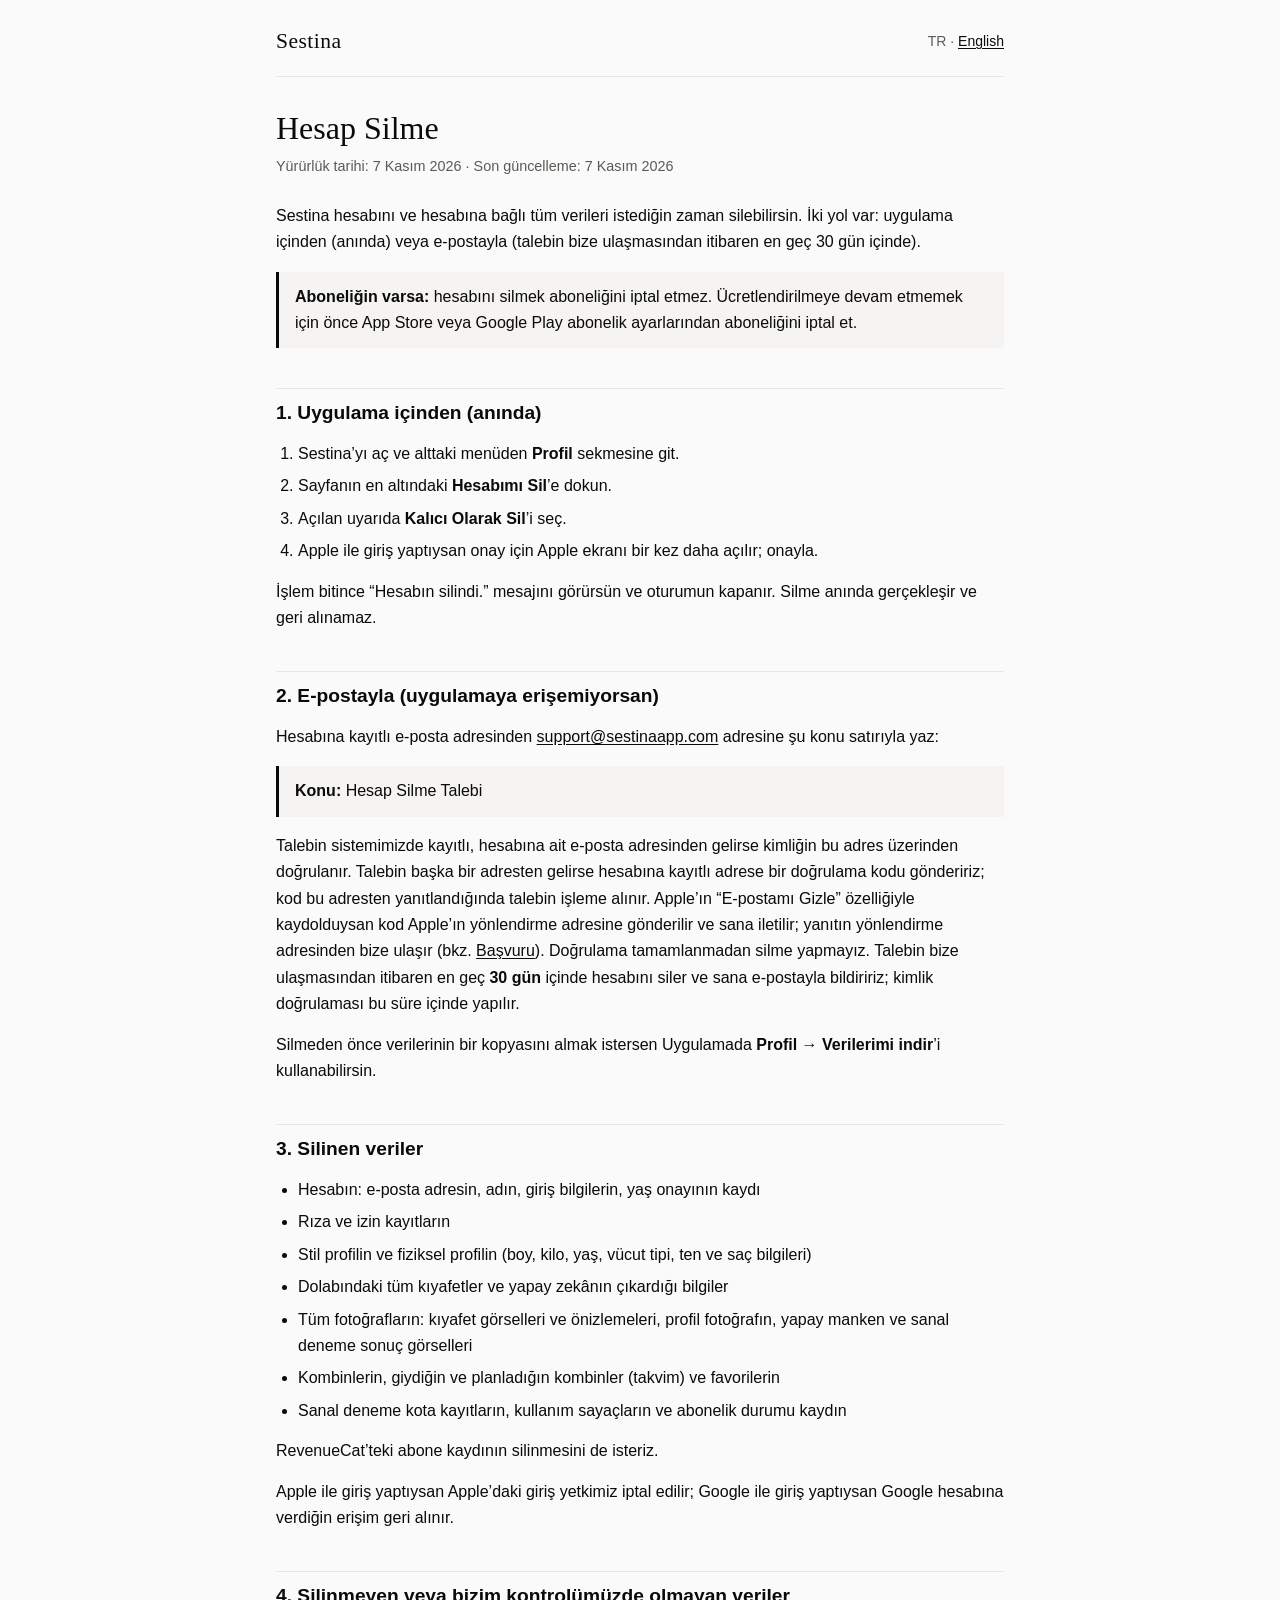
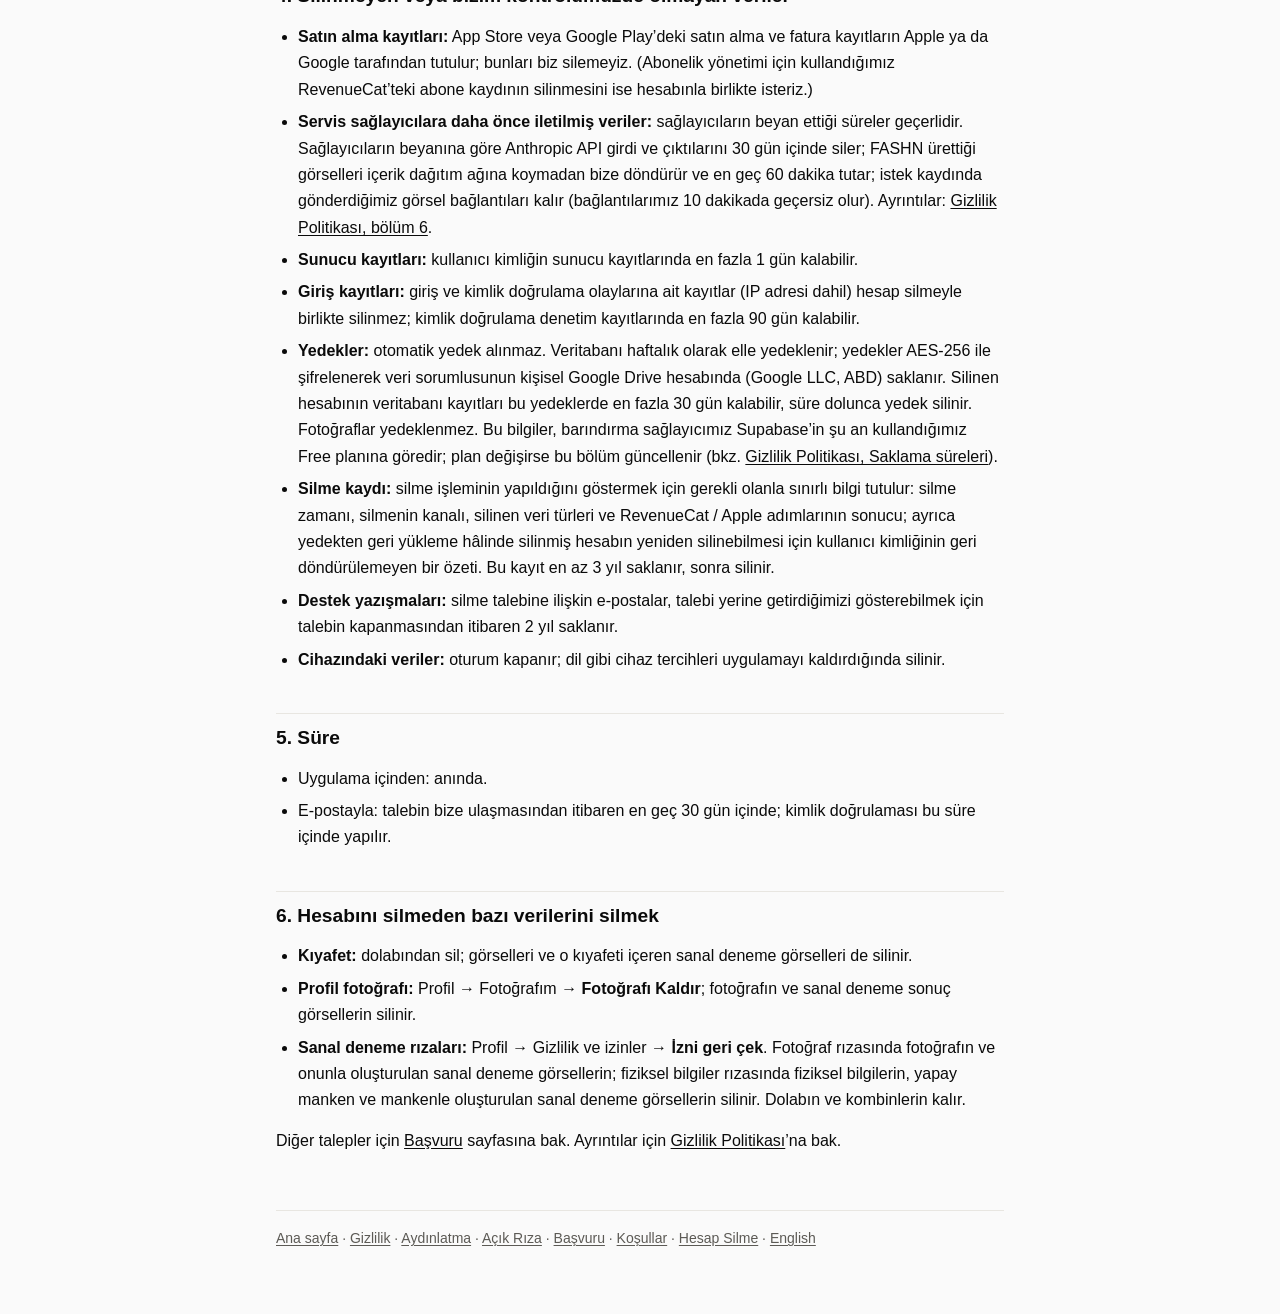
<file: hesap-silme.html>
<!doctype html>
<html lang="tr">
<head>
  <meta charset="utf-8">
  <meta name="viewport" content="width=device-width, initial-scale=1">
  <title>Hesap Silme — Sestina</title>
  <link rel="stylesheet" href="style.css">
  <link rel="alternate" hreflang="en" href="delete-account.html">
</head>
<body>
  <div class="wrap">
    <header class="site">
      <a class="brand" href="./">Sestina</a>
      <span class="lang">TR · <a href="delete-account.html" lang="en" hreflang="en">English</a></span>
    </header>

    <h1>Hesap Silme</h1>
    <p class="meta">Yürürlük tarihi: 7 Kasım 2026 · Son güncelleme: 7 Kasım 2026</p>

    <p>Sestina hesabını ve hesabına bağlı tüm verileri istediğin zaman silebilirsin. İki yol var: uygulama içinden (anında) veya e-postayla (talebin bize ulaşmasından itibaren en geç 30 gün içinde).</p>

    <div class="note"><strong>Aboneliğin varsa:</strong> hesabını silmek aboneliğini iptal etmez. Ücretlendirilmeye devam etmemek için önce App Store veya Google Play abonelik ayarlarından aboneliğini iptal et.</div>

    <h2 id="uygulama">1. Uygulama içinden (anında)</h2>
    <ol>
      <li>Sestina’yı aç ve alttaki menüden <strong>Profil</strong> sekmesine git.</li>
      <li>Sayfanın en altındaki <strong>Hesabımı Sil</strong>’e dokun.</li>
      <li>Açılan uyarıda <strong>Kalıcı Olarak Sil</strong>’i seç.</li>
      <li>Apple ile giriş yaptıysan onay için Apple ekranı bir kez daha açılır; onayla.</li>
    </ol>
    <p>İşlem bitince “Hesabın silindi.” mesajını görürsün ve oturumun kapanır. Silme anında gerçekleşir ve geri alınamaz.</p>

    <h2 id="eposta">2. E-postayla (uygulamaya erişemiyorsan)</h2>
    <p>Hesabına kayıtlı e-posta adresinden <a href="mailto:support@sestinaapp.com?subject=Hesap%20Silme%20Talebi">support@sestinaapp.com</a> adresine şu konu satırıyla yaz:</p>
    <p class="note"><strong>Konu:</strong> Hesap Silme Talebi</p>
    <p>Talebin sistemimizde kayıtlı, hesabına ait e-posta adresinden gelirse kimliğin bu adres üzerinden doğrulanır. Talebin başka bir adresten gelirse hesabına kayıtlı adrese bir doğrulama kodu göndeririz; kod bu adresten yanıtlandığında talebin işleme alınır. Apple’ın “E-postamı Gizle” özelliğiyle kaydolduysan kod Apple’ın yönlendirme adresine gönderilir ve sana iletilir; yanıtın yönlendirme adresinden bize ulaşır (bkz. <a href="basvuru.html#kimlik">Başvuru</a>). Doğrulama tamamlanmadan silme yapmayız. Talebin bize ulaşmasından itibaren en geç <strong>30 gün</strong> içinde hesabını siler ve sana e-postayla bildiririz; kimlik doğrulaması bu süre içinde yapılır.</p>
    <p>Silmeden önce verilerinin bir kopyasını almak istersen Uygulamada <strong>Profil → Verilerimi indir</strong>’i kullanabilirsin.</p>

    <h2 id="silinenler">3. Silinen veriler</h2>
    <ul>
      <li>Hesabın: e-posta adresin, adın, giriş bilgilerin, yaş onayının kaydı</li>
      <li>Rıza ve izin kayıtların</li>
      <li>Stil profilin ve fiziksel profilin (boy, kilo, yaş, vücut tipi, ten ve saç bilgileri)</li>
      <li>Dolabındaki tüm kıyafetler ve yapay zekânın çıkardığı bilgiler</li>
      <li>Tüm fotoğrafların: kıyafet görselleri ve önizlemeleri, profil fotoğrafın, yapay manken ve sanal deneme sonuç görselleri</li>
      <li>Kombinlerin, giydiğin ve planladığın kombinler (takvim) ve favorilerin</li>
      <li>Sanal deneme kota kayıtların, kullanım sayaçların ve abonelik durumu kaydın</li>
    </ul>
    <p>RevenueCat’teki abone kaydının silinmesini de isteriz.</p>
    <p>Apple ile giriş yaptıysan Apple’daki giriş yetkimiz iptal edilir; Google ile giriş yaptıysan Google hesabına verdiğin erişim geri alınır.</p>

    <h2 id="silinmeyenler">4. Silinmeyen veya bizim kontrolümüzde olmayan veriler</h2>
    <ul>
      <li><strong>Satın alma kayıtları:</strong> App Store veya Google Play’deki satın alma ve fatura kayıtların Apple ya da Google tarafından tutulur; bunları biz silemeyiz. (Abonelik yönetimi için kullandığımız RevenueCat’teki abone kaydının silinmesini ise hesabınla birlikte isteriz.)</li>
      <li><strong>Servis sağlayıcılara daha önce iletilmiş veriler:</strong> sağlayıcıların beyan ettiği süreler geçerlidir. Sağlayıcıların beyanına göre Anthropic API girdi ve çıktılarını 30 gün içinde siler; FASHN ürettiği görselleri içerik dağıtım ağına koymadan bize döndürür ve en geç 60 dakika tutar; istek kaydında gönderdiğimiz görsel bağlantıları kalır (bağlantılarımız 10 dakikada geçersiz olur). Ayrıntılar: <a href="gizlilik.html#ucuncu">Gizlilik Politikası, bölüm 6</a>.</li>
      <li><strong>Sunucu kayıtları:</strong> kullanıcı kimliğin sunucu kayıtlarında en fazla 1 gün kalabilir.</li>
      <li><strong>Giriş kayıtları:</strong> giriş ve kimlik doğrulama olaylarına ait kayıtlar (IP adresi dahil) hesap silmeyle birlikte silinmez; kimlik doğrulama denetim kayıtlarında en fazla 90 gün kalabilir.</li>
      <li><strong>Yedekler:</strong> otomatik yedek alınmaz. Veritabanı haftalık olarak elle yedeklenir; yedekler AES-256 ile şifrelenerek veri sorumlusunun kişisel Google Drive hesabında (Google LLC, ABD) saklanır. Silinen hesabının veritabanı kayıtları bu yedeklerde en fazla 30 gün kalabilir, süre dolunca yedek silinir. Fotoğraflar yedeklenmez. Bu bilgiler, barındırma sağlayıcımız Supabase’in şu an kullandığımız Free planına göredir; plan değişirse bu bölüm güncellenir (bkz. <a href="gizlilik.html#saklama">Gizlilik Politikası, Saklama süreleri</a>).</li>
      <li><strong>Silme kaydı:</strong> silme işleminin yapıldığını göstermek için gerekli olanla sınırlı bilgi tutulur: silme zamanı, silmenin kanalı, silinen veri türleri ve RevenueCat / Apple adımlarının sonucu; ayrıca yedekten geri yükleme hâlinde silinmiş hesabın yeniden silinebilmesi için kullanıcı kimliğinin geri döndürülemeyen bir özeti. Bu kayıt en az 3 yıl saklanır, sonra silinir.</li>
      <li><strong>Destek yazışmaları:</strong> silme talebine ilişkin e-postalar, talebi yerine getirdiğimizi gösterebilmek için talebin kapanmasından itibaren 2 yıl saklanır.</li>
      <li><strong>Cihazındaki veriler:</strong> oturum kapanır; dil gibi cihaz tercihleri uygulamayı kaldırdığında silinir.</li>
    </ul>

    <h2 id="sure">5. Süre</h2>
    <ul>
      <li>Uygulama içinden: anında.</li>
      <li>E-postayla: talebin bize ulaşmasından itibaren en geç 30 gün içinde; kimlik doğrulaması bu süre içinde yapılır.</li>
    </ul>

    <h2 id="kismi">6. Hesabını silmeden bazı verilerini silmek</h2>
    <ul>
      <li><strong>Kıyafet:</strong> dolabından sil; görselleri ve o kıyafeti içeren sanal deneme görselleri de silinir.</li>
      <li><strong>Profil fotoğrafı:</strong> Profil → Fotoğrafım → <strong>Fotoğrafı Kaldır</strong>; fotoğrafın ve sanal deneme sonuç görsellerin silinir.</li>
      <li><strong>Sanal deneme rızaları:</strong> Profil → Gizlilik ve izinler → <strong>İzni geri çek</strong>. Fotoğraf rızasında fotoğrafın ve onunla oluşturulan sanal deneme görsellerin; fiziksel bilgiler rızasında fiziksel bilgilerin, yapay manken ve mankenle oluşturulan sanal deneme görsellerin silinir. Dolabın ve kombinlerin kalır.</li>
    </ul>
    <p>Diğer talepler için <a href="basvuru.html">Başvuru</a> sayfasına bak. Ayrıntılar için <a href="gizlilik.html">Gizlilik Politikası</a>’na bak.</p>

    <footer class="site">
      <a href="./">Ana sayfa</a> · <a href="gizlilik.html">Gizlilik</a> · <a href="aydinlatma.html">Aydınlatma</a> · <a href="acik-riza.html">Açık Rıza</a> · <a href="basvuru.html">Başvuru</a> · <a href="kosullar.html">Koşullar</a> · <a href="hesap-silme.html">Hesap Silme</a> · <a href="delete-account.html" lang="en">English</a>
    </footer>
  </div>
</body>
</html>
</file>
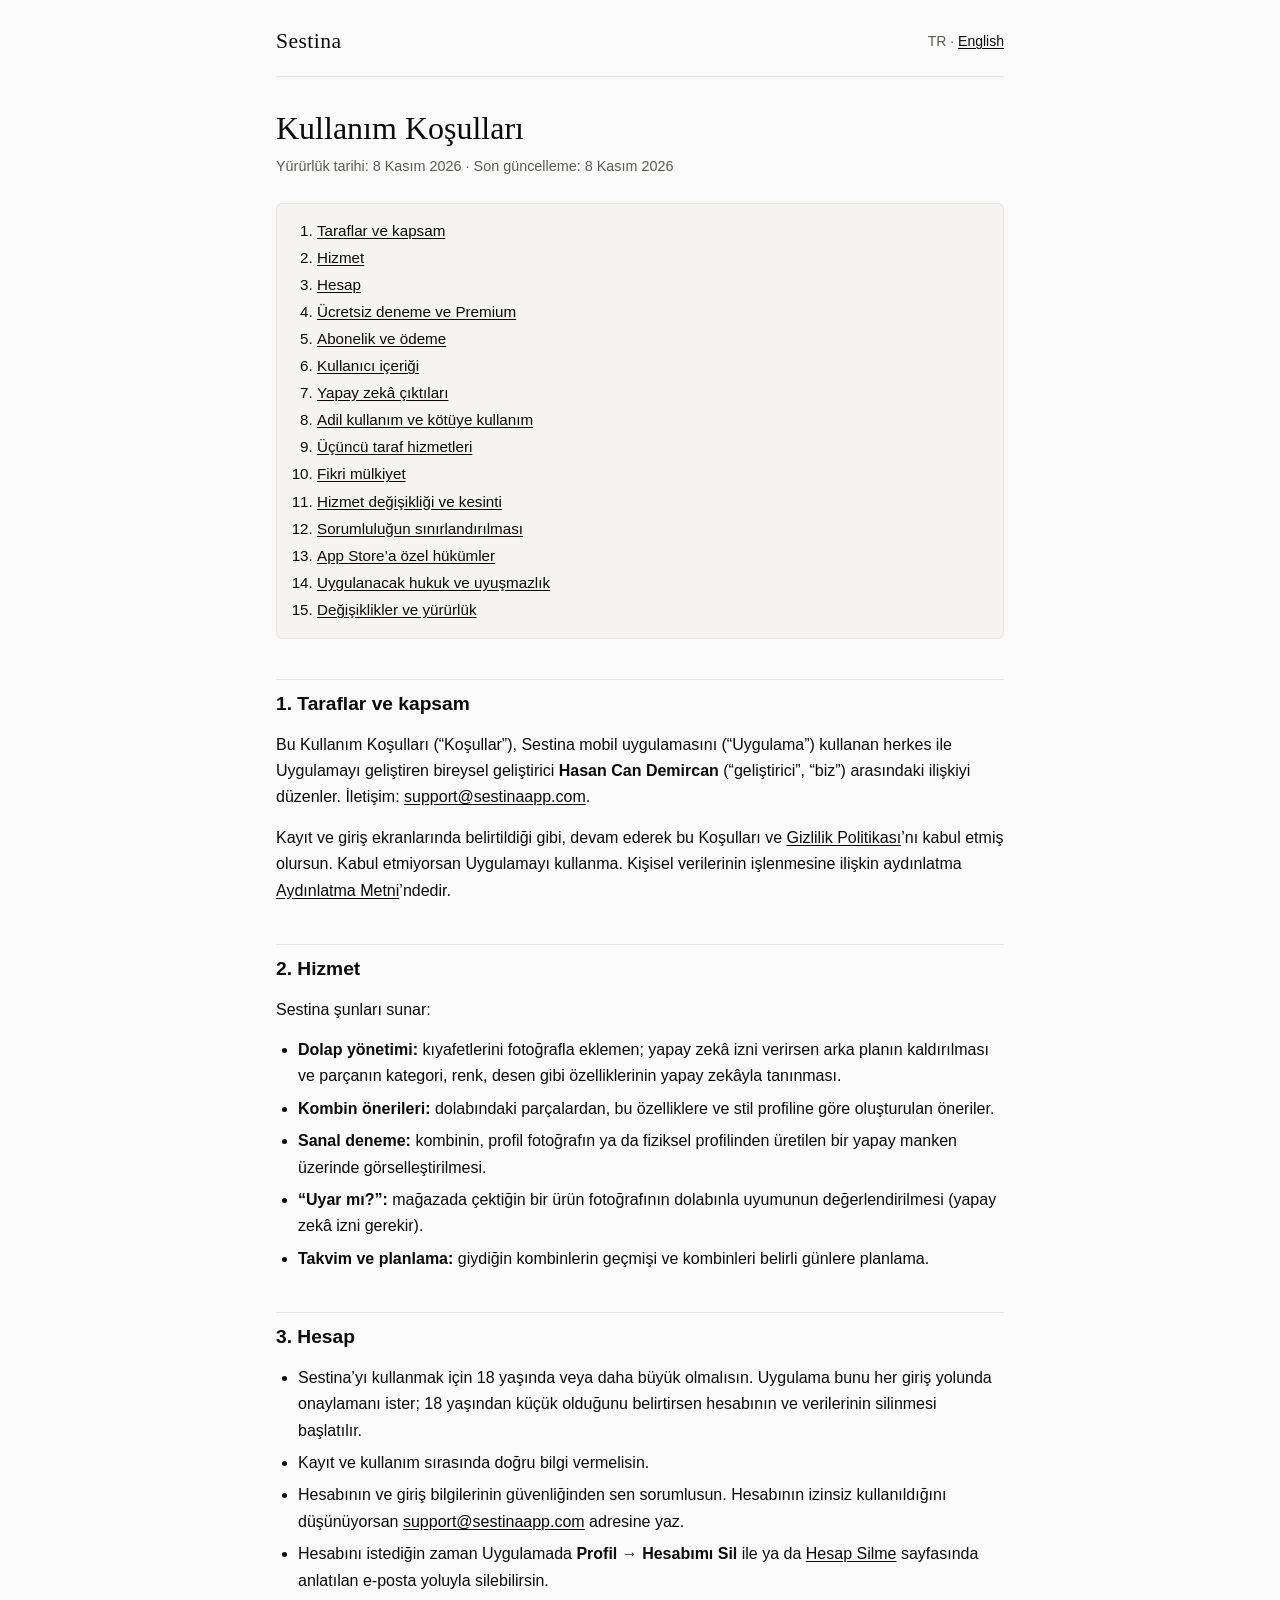
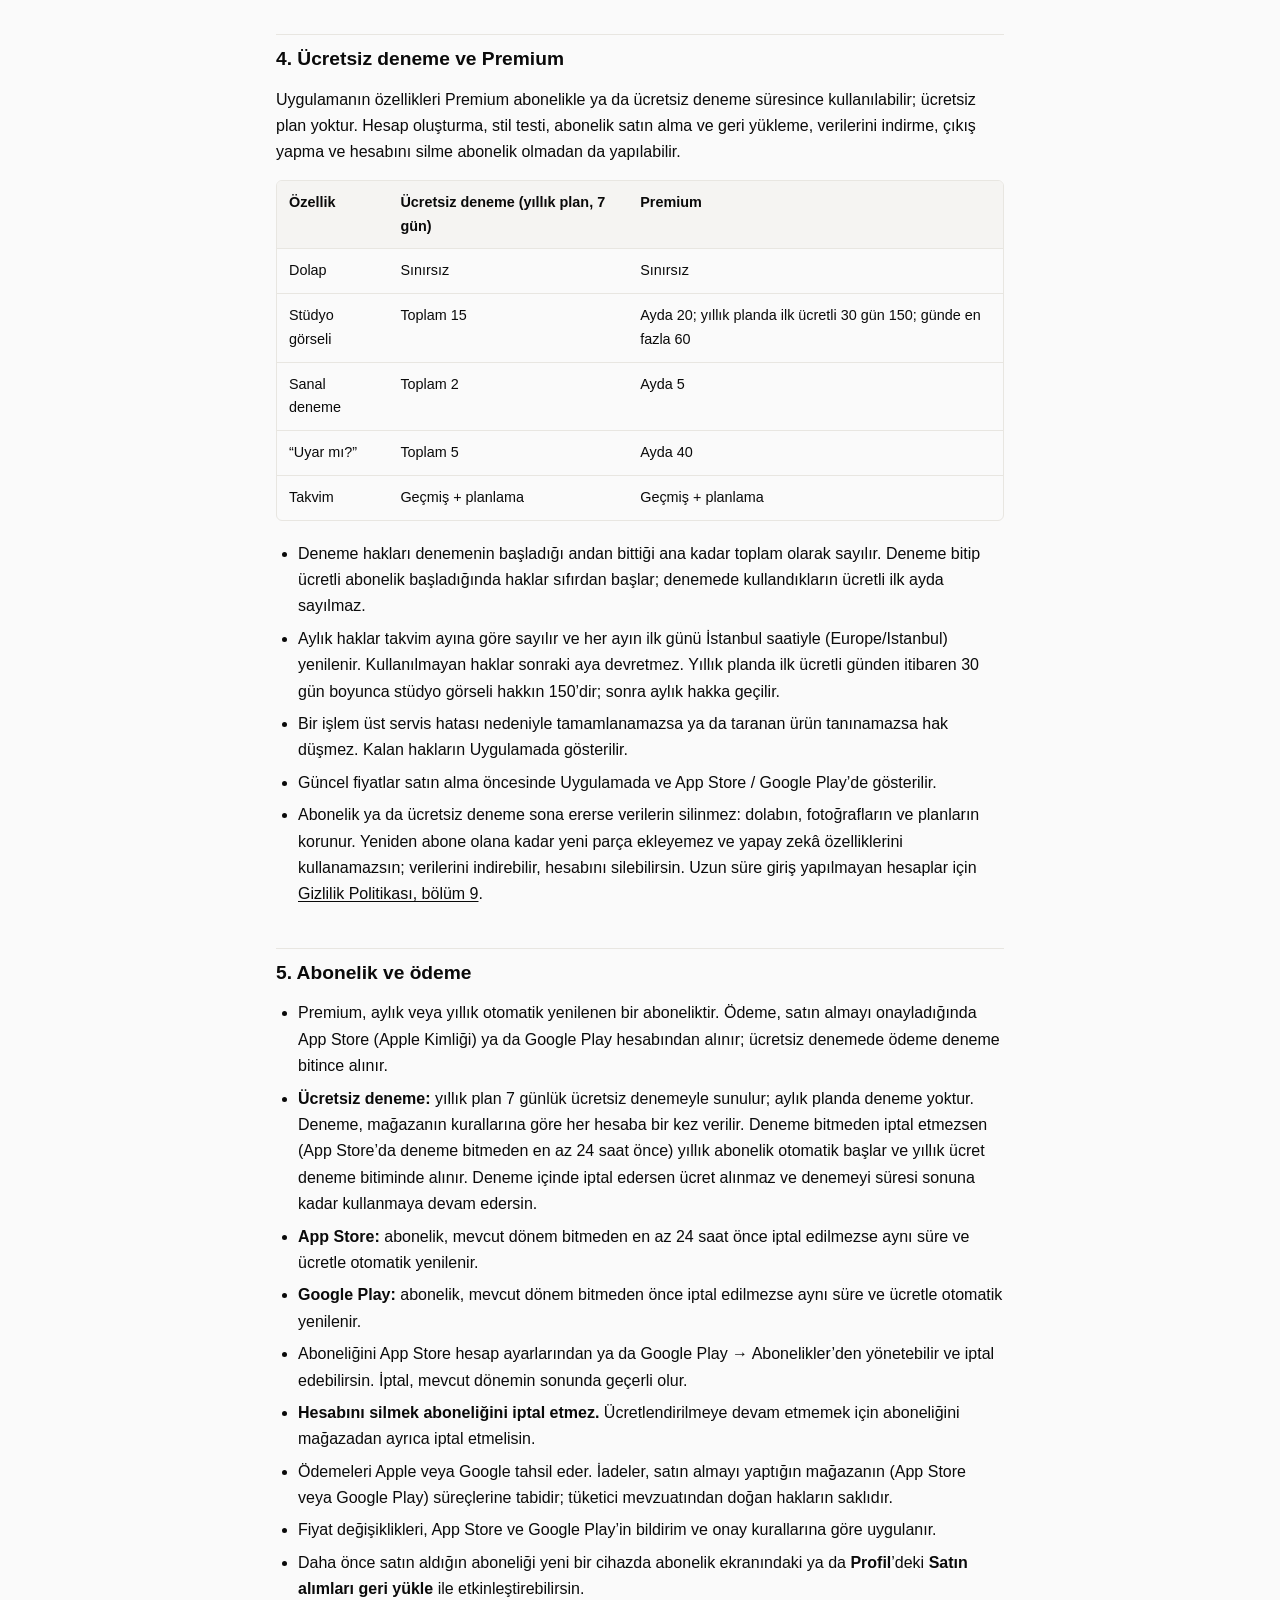
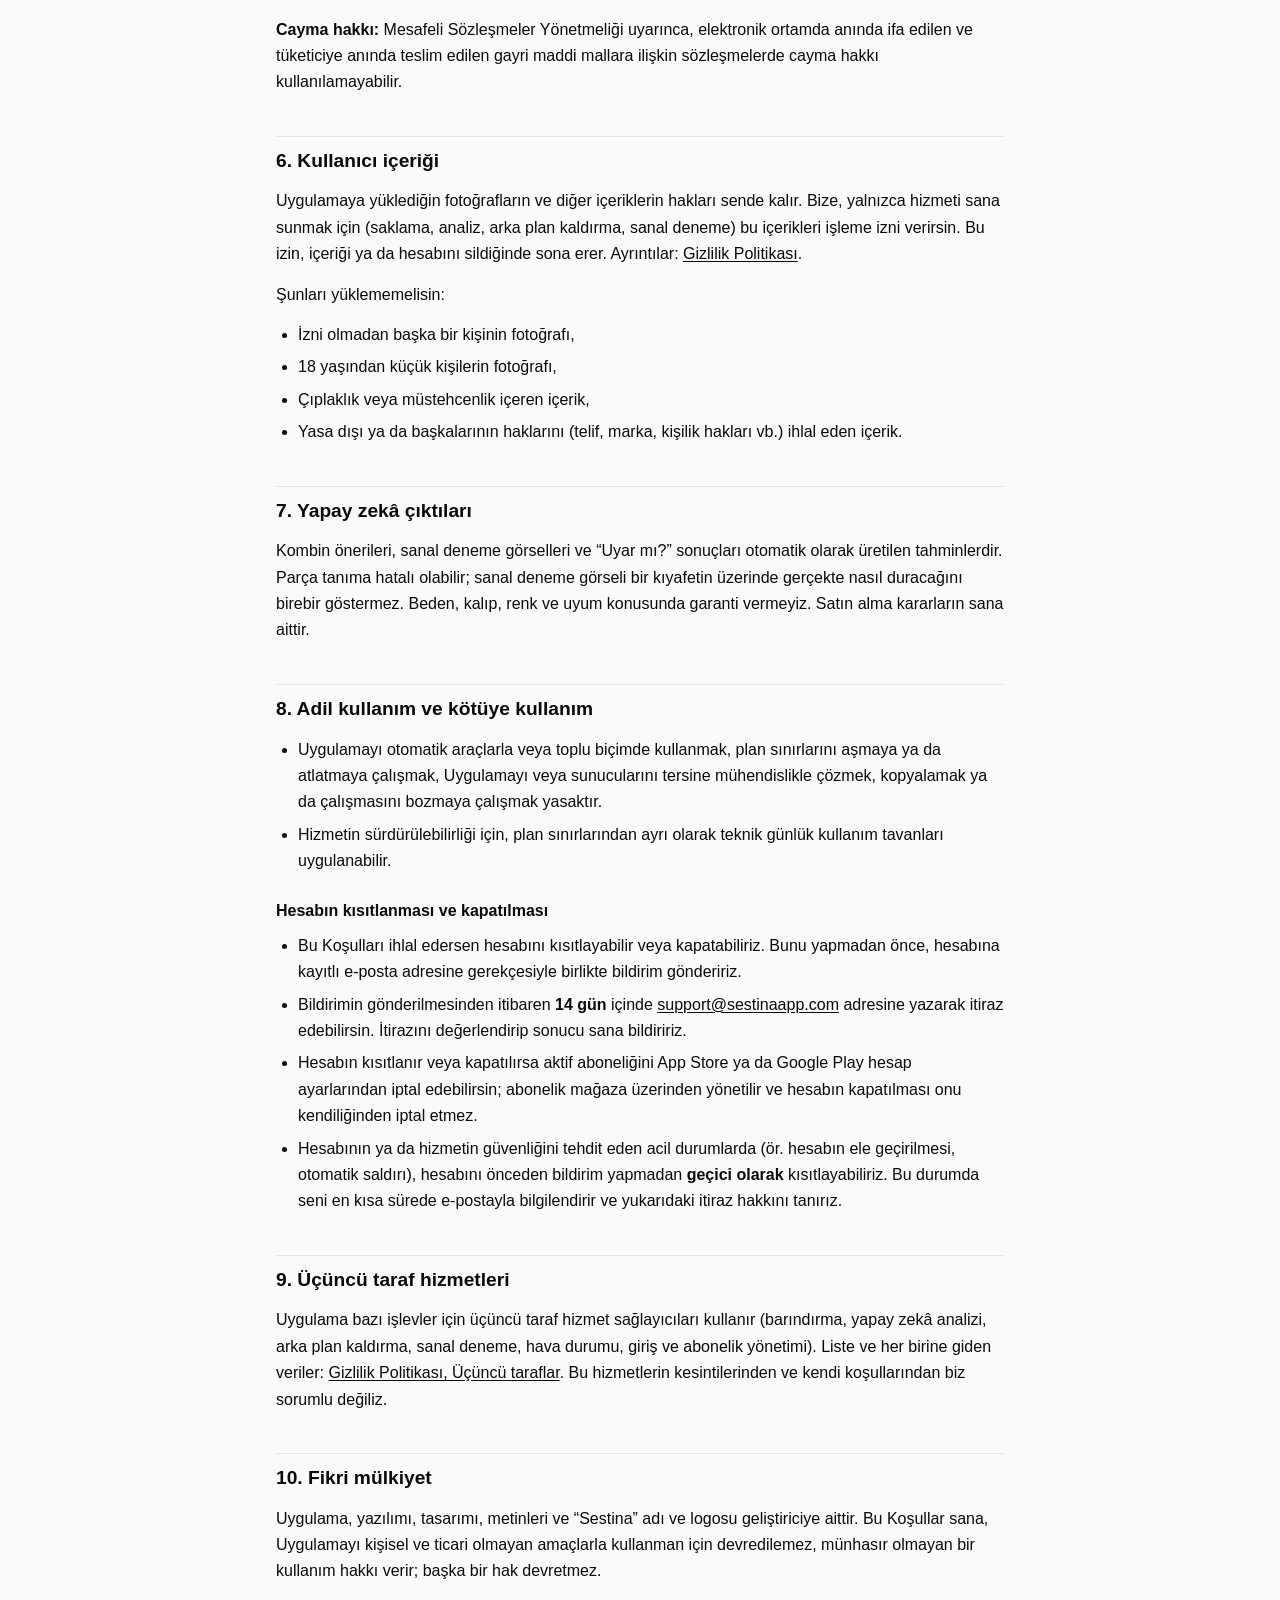
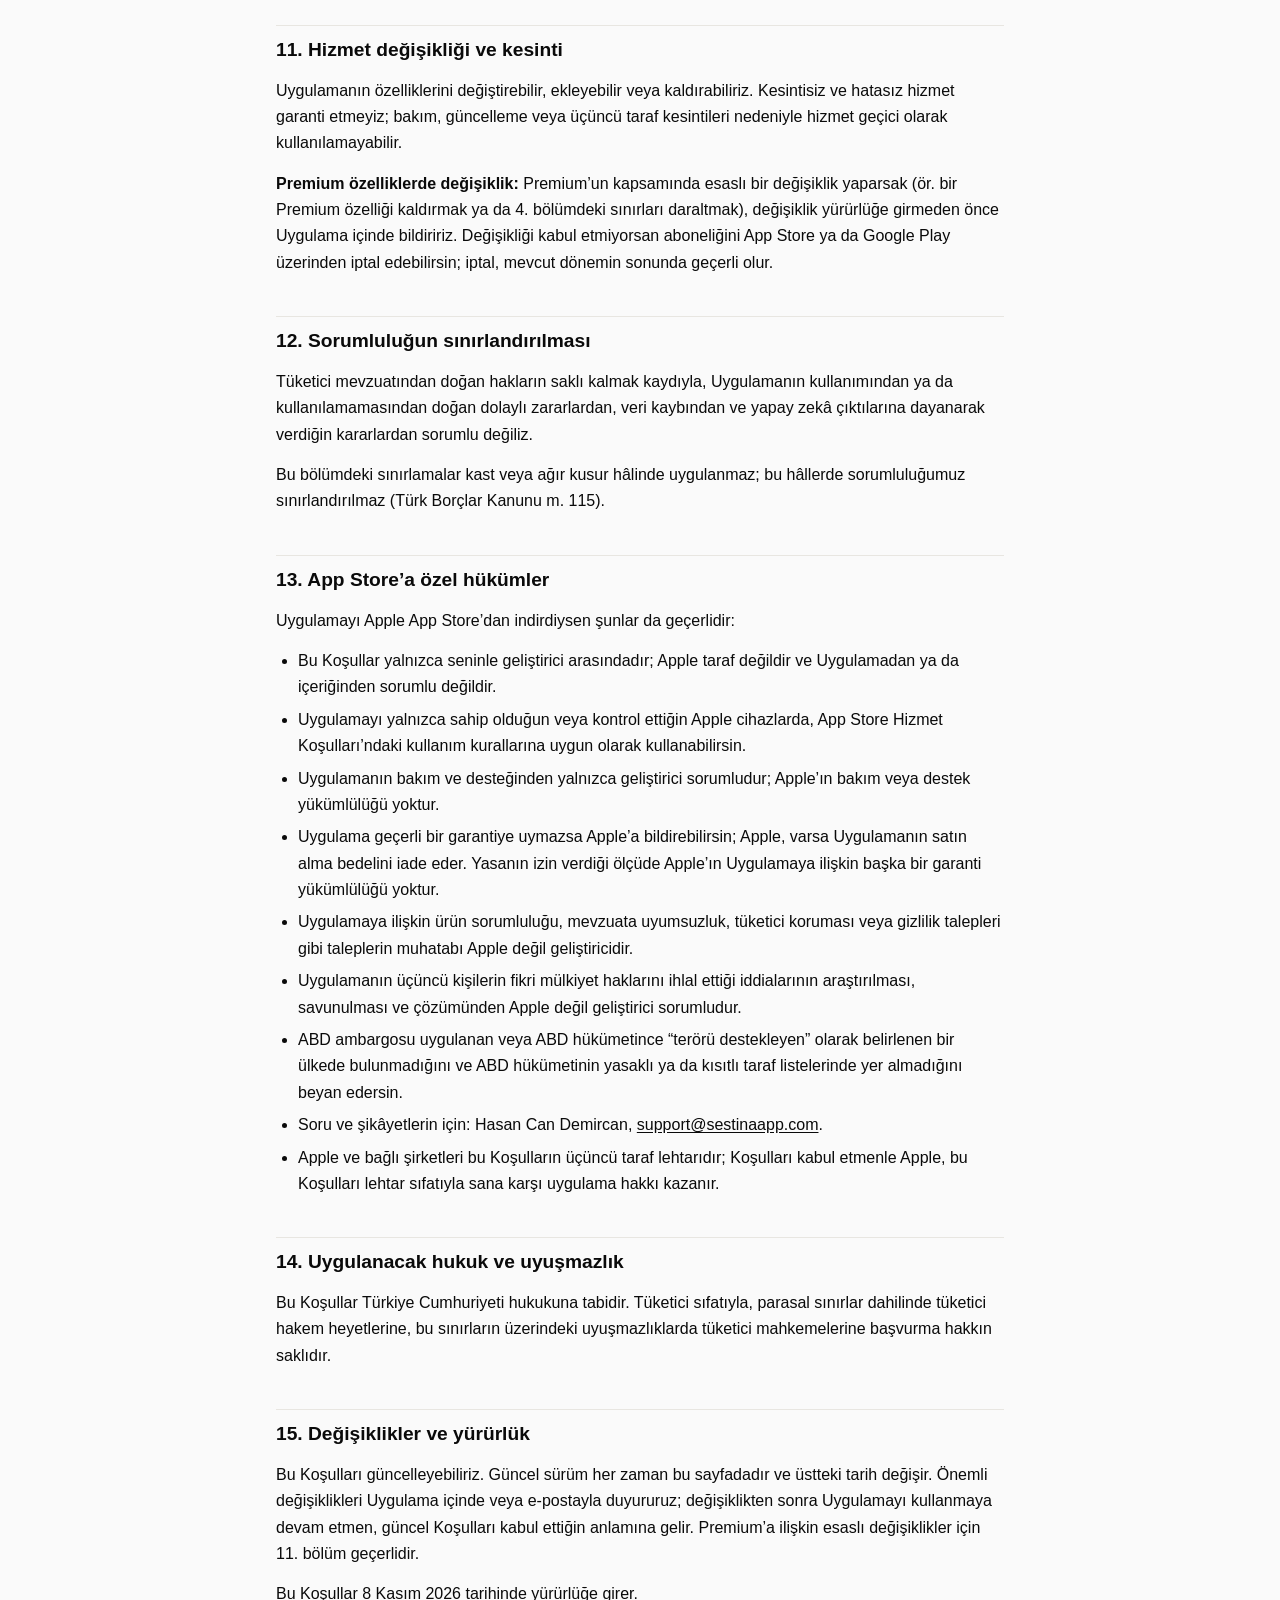
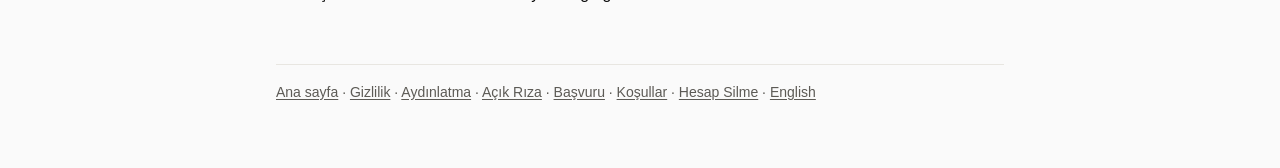
<file: kosullar.html>
<!doctype html>
<html lang="tr">
<head>
  <meta charset="utf-8">
  <meta name="viewport" content="width=device-width, initial-scale=1">
  <title>Kullanım Koşulları — Sestina</title>
  <link rel="stylesheet" href="style.css">
  <link rel="alternate" hreflang="en" href="terms.html">
</head>
<body>
  <div class="wrap">
    <header class="site">
      <a class="brand" href="./">Sestina</a>
      <span class="lang">TR · <a href="terms.html" lang="en" hreflang="en">English</a></span>
    </header>

    <h1>Kullanım Koşulları</h1>
    <p class="meta">Yürürlük tarihi: 8 Kasım 2026 · Son güncelleme: 8 Kasım 2026</p>

    <nav class="toc" aria-label="İçindekiler">
      <ol>
        <li><a href="#taraflar">Taraflar ve kapsam</a></li>
        <li><a href="#hizmet">Hizmet</a></li>
        <li><a href="#hesap">Hesap</a></li>
        <li><a href="#planlar">Ücretsiz deneme ve Premium</a></li>
        <li><a href="#abonelik">Abonelik ve ödeme</a></li>
        <li><a href="#icerik">Kullanıcı içeriği</a></li>
        <li><a href="#ai">Yapay zekâ çıktıları</a></li>
        <li><a href="#adil">Adil kullanım ve kötüye kullanım</a></li>
        <li><a href="#ucuncu">Üçüncü taraf hizmetleri</a></li>
        <li><a href="#fikri">Fikri mülkiyet</a></li>
        <li><a href="#degisim">Hizmet değişikliği ve kesinti</a></li>
        <li><a href="#sorumluluk">Sorumluluğun sınırlandırılması</a></li>
        <li><a href="#apple">App Store’a özel hükümler</a></li>
        <li><a href="#hukuk">Uygulanacak hukuk ve uyuşmazlık</a></li>
        <li><a href="#degisiklik">Değişiklikler ve yürürlük</a></li>
      </ol>
    </nav>

    <h2 id="taraflar">1. Taraflar ve kapsam</h2>
    <p>Bu Kullanım Koşulları (“Koşullar”), Sestina mobil uygulamasını (“Uygulama”) kullanan herkes ile Uygulamayı geliştiren bireysel geliştirici <strong>Hasan Can Demircan</strong> (“geliştirici”, “biz”) arasındaki ilişkiyi düzenler. İletişim: <a href="mailto:support@sestinaapp.com">support@sestinaapp.com</a>.</p>
    <p>Kayıt ve giriş ekranlarında belirtildiği gibi, devam ederek bu Koşulları ve <a href="gizlilik.html">Gizlilik Politikası</a>’nı kabul etmiş olursun. Kabul etmiyorsan Uygulamayı kullanma. Kişisel verilerinin işlenmesine ilişkin aydınlatma <a href="aydinlatma.html">Aydınlatma Metni</a>’ndedir.</p>

    <h2 id="hizmet">2. Hizmet</h2>
    <p>Sestina şunları sunar:</p>
    <ul>
      <li><strong>Dolap yönetimi:</strong> kıyafetlerini fotoğrafla eklemen; yapay zekâ izni verirsen arka planın kaldırılması ve parçanın kategori, renk, desen gibi özelliklerinin yapay zekâyla tanınması.</li>
      <li><strong>Kombin önerileri:</strong> dolabındaki parçalardan, bu özelliklere ve stil profiline göre oluşturulan öneriler.</li>
      <li><strong>Sanal deneme:</strong> kombinin, profil fotoğrafın ya da fiziksel profilinden üretilen bir yapay manken üzerinde görselleştirilmesi.</li>
      <li><strong>“Uyar mı?”:</strong> mağazada çektiğin bir ürün fotoğrafının dolabınla uyumunun değerlendirilmesi (yapay zekâ izni gerekir).</li>
      <li><strong>Takvim ve planlama:</strong> giydiğin kombinlerin geçmişi ve kombinleri belirli günlere planlama.</li>
    </ul>

    <h2 id="hesap">3. Hesap</h2>
    <ul>
      <li>Sestina’yı kullanmak için 18 yaşında veya daha büyük olmalısın. Uygulama bunu her giriş yolunda onaylamanı ister; 18 yaşından küçük olduğunu belirtirsen hesabının ve verilerinin silinmesi başlatılır.</li>
      <li>Kayıt ve kullanım sırasında doğru bilgi vermelisin.</li>
      <li>Hesabının ve giriş bilgilerinin güvenliğinden sen sorumlusun. Hesabının izinsiz kullanıldığını düşünüyorsan <a href="mailto:support@sestinaapp.com">support@sestinaapp.com</a> adresine yaz.</li>
      <li>Hesabını istediğin zaman Uygulamada <strong>Profil → Hesabımı Sil</strong> ile ya da <a href="hesap-silme.html">Hesap Silme</a> sayfasında anlatılan e-posta yoluyla silebilirsin.</li>
    </ul>

    <h2 id="planlar">4. Ücretsiz deneme ve Premium</h2>
    <p>Uygulamanın özellikleri Premium abonelikle ya da ücretsiz deneme süresince kullanılabilir; ücretsiz plan yoktur. Hesap oluşturma, stil testi, abonelik satın alma ve geri yükleme, verilerini indirme, çıkış yapma ve hesabını silme abonelik olmadan da yapılabilir.</p>
    <div class="table-wrap">
      <table>
        <thead>
          <tr><th>Özellik</th><th>Ücretsiz deneme (yıllık plan, 7 gün)</th><th>Premium</th></tr>
        </thead>
        <tbody>
          <tr><td>Dolap</td><td>Sınırsız</td><td>Sınırsız</td></tr>
          <tr><td>Stüdyo görseli</td><td>Toplam 15</td><td>Ayda 20; yıllık planda ilk ücretli 30 gün 150; günde en fazla 60</td></tr>
          <tr><td>Sanal deneme</td><td>Toplam 2</td><td>Ayda 5</td></tr>
          <tr><td>“Uyar mı?”</td><td>Toplam 5</td><td>Ayda 40</td></tr>
          <tr><td>Takvim</td><td>Geçmiş + planlama</td><td>Geçmiş + planlama</td></tr>
        </tbody>
      </table>
    </div>
    <ul>
      <li>Deneme hakları denemenin başladığı andan bittiği ana kadar toplam olarak sayılır. Deneme bitip ücretli abonelik başladığında haklar sıfırdan başlar; denemede kullandıkların ücretli ilk ayda sayılmaz.</li>
      <li>Aylık haklar takvim ayına göre sayılır ve her ayın ilk günü İstanbul saatiyle (Europe/Istanbul) yenilenir. Kullanılmayan haklar sonraki aya devretmez. Yıllık planda ilk ücretli günden itibaren 30 gün boyunca stüdyo görseli hakkın 150’dir; sonra aylık hakka geçilir.</li>
      <li>Bir işlem üst servis hatası nedeniyle tamamlanamazsa ya da taranan ürün tanınamazsa hak düşmez. Kalan hakların Uygulamada gösterilir.</li>
      <li>Güncel fiyatlar satın alma öncesinde Uygulamada ve App Store / Google Play’de gösterilir.</li>
      <li>Abonelik ya da ücretsiz deneme sona ererse verilerin silinmez: dolabın, fotoğrafların ve planların korunur. Yeniden abone olana kadar yeni parça ekleyemez ve yapay zekâ özelliklerini kullanamazsın; verilerini indirebilir, hesabını silebilirsin. Uzun süre giriş yapılmayan hesaplar için <a href="gizlilik.html#saklama">Gizlilik Politikası, bölüm 9</a>.</li>
    </ul>

    <h2 id="abonelik">5. Abonelik ve ödeme</h2>
    <ul>
      <li>Premium, aylık veya yıllık otomatik yenilenen bir aboneliktir. Ödeme, satın almayı onayladığında App Store (Apple Kimliği) ya da Google Play hesabından alınır; ücretsiz denemede ödeme deneme bitince alınır.</li>
      <li><strong>Ücretsiz deneme:</strong> yıllık plan 7 günlük ücretsiz denemeyle sunulur; aylık planda deneme yoktur. Deneme, mağazanın kurallarına göre her hesaba bir kez verilir. Deneme bitmeden iptal etmezsen (App Store’da deneme bitmeden en az 24 saat önce) yıllık abonelik otomatik başlar ve yıllık ücret deneme bitiminde alınır. Deneme içinde iptal edersen ücret alınmaz ve denemeyi süresi sonuna kadar kullanmaya devam edersin.</li>
      <li><strong>App Store:</strong> abonelik, mevcut dönem bitmeden en az 24 saat önce iptal edilmezse aynı süre ve ücretle otomatik yenilenir.</li>
      <li><strong>Google Play:</strong> abonelik, mevcut dönem bitmeden önce iptal edilmezse aynı süre ve ücretle otomatik yenilenir.</li>
      <li>Aboneliğini App Store hesap ayarlarından ya da Google Play → Abonelikler’den yönetebilir ve iptal edebilirsin. İptal, mevcut dönemin sonunda geçerli olur.</li>
      <li><strong>Hesabını silmek aboneliğini iptal etmez.</strong> Ücretlendirilmeye devam etmemek için aboneliğini mağazadan ayrıca iptal etmelisin.</li>
      <li>Ödemeleri Apple veya Google tahsil eder. İadeler, satın almayı yaptığın mağazanın (App Store veya Google Play) süreçlerine tabidir; tüketici mevzuatından doğan hakların saklıdır.</li>
      <li>Fiyat değişiklikleri, App Store ve Google Play’in bildirim ve onay kurallarına göre uygulanır.</li>
      <li>Daha önce satın aldığın aboneliği yeni bir cihazda abonelik ekranındaki ya da <strong>Profil</strong>’deki <strong>Satın alımları geri yükle</strong> ile etkinleştirebilirsin.</li>
    </ul>
    <p><strong>Cayma hakkı:</strong> Mesafeli Sözleşmeler Yönetmeliği uyarınca, elektronik ortamda anında ifa edilen ve tüketiciye anında teslim edilen gayri maddi mallara ilişkin sözleşmelerde cayma hakkı kullanılamayabilir.</p>

    <h2 id="icerik">6. Kullanıcı içeriği</h2>
    <p>Uygulamaya yüklediğin fotoğrafların ve diğer içeriklerin hakları sende kalır. Bize, yalnızca hizmeti sana sunmak için (saklama, analiz, arka plan kaldırma, sanal deneme) bu içerikleri işleme izni verirsin. Bu izin, içeriği ya da hesabını sildiğinde sona erer. Ayrıntılar: <a href="gizlilik.html">Gizlilik Politikası</a>.</p>
    <p>Şunları yüklememelisin:</p>
    <ul>
      <li>İzni olmadan başka bir kişinin fotoğrafı,</li>
      <li>18 yaşından küçük kişilerin fotoğrafı,</li>
      <li>Çıplaklık veya müstehcenlik içeren içerik,</li>
      <li>Yasa dışı ya da başkalarının haklarını (telif, marka, kişilik hakları vb.) ihlal eden içerik.</li>
    </ul>

    <h2 id="ai">7. Yapay zekâ çıktıları</h2>
    <p>Kombin önerileri, sanal deneme görselleri ve “Uyar mı?” sonuçları otomatik olarak üretilen tahminlerdir. Parça tanıma hatalı olabilir; sanal deneme görseli bir kıyafetin üzerinde gerçekte nasıl duracağını birebir göstermez. Beden, kalıp, renk ve uyum konusunda garanti vermeyiz. Satın alma kararların sana aittir.</p>

    <h2 id="adil">8. Adil kullanım ve kötüye kullanım</h2>
    <ul>
      <li>Uygulamayı otomatik araçlarla veya toplu biçimde kullanmak, plan sınırlarını aşmaya ya da atlatmaya çalışmak, Uygulamayı veya sunucularını tersine mühendislikle çözmek, kopyalamak ya da çalışmasını bozmaya çalışmak yasaktır.</li>
      <li>Hizmetin sürdürülebilirliği için, plan sınırlarından ayrı olarak teknik günlük kullanım tavanları uygulanabilir.</li>
    </ul>
    <h3 id="kisitlama">Hesabın kısıtlanması ve kapatılması</h3>
    <ul>
      <li>Bu Koşulları ihlal edersen hesabını kısıtlayabilir veya kapatabiliriz. Bunu yapmadan önce, hesabına kayıtlı e-posta adresine gerekçesiyle birlikte bildirim göndeririz.</li>
      <li>Bildirimin gönderilmesinden itibaren <strong>14 gün</strong> içinde <a href="mailto:support@sestinaapp.com">support@sestinaapp.com</a> adresine yazarak itiraz edebilirsin. İtirazını değerlendirip sonucu sana bildiririz.</li>
      <li>Hesabın kısıtlanır veya kapatılırsa aktif aboneliğini App Store ya da Google Play hesap ayarlarından iptal edebilirsin; abonelik mağaza üzerinden yönetilir ve hesabın kapatılması onu kendiliğinden iptal etmez.</li>
      <li>Hesabının ya da hizmetin güvenliğini tehdit eden acil durumlarda (ör. hesabın ele geçirilmesi, otomatik saldırı), hesabını önceden bildirim yapmadan <strong>geçici olarak</strong> kısıtlayabiliriz. Bu durumda seni en kısa sürede e-postayla bilgilendirir ve yukarıdaki itiraz hakkını tanırız.</li>
    </ul>

    <h2 id="ucuncu">9. Üçüncü taraf hizmetleri</h2>
    <p>Uygulama bazı işlevler için üçüncü taraf hizmet sağlayıcıları kullanır (barındırma, yapay zekâ analizi, arka plan kaldırma, sanal deneme, hava durumu, giriş ve abonelik yönetimi). Liste ve her birine giden veriler: <a href="gizlilik.html#ucuncu">Gizlilik Politikası, Üçüncü taraflar</a>. Bu hizmetlerin kesintilerinden ve kendi koşullarından biz sorumlu değiliz.</p>

    <h2 id="fikri">10. Fikri mülkiyet</h2>
    <p>Uygulama, yazılımı, tasarımı, metinleri ve “Sestina” adı ve logosu geliştiriciye aittir. Bu Koşullar sana, Uygulamayı kişisel ve ticari olmayan amaçlarla kullanman için devredilemez, münhasır olmayan bir kullanım hakkı verir; başka bir hak devretmez.</p>

    <h2 id="degisim">11. Hizmet değişikliği ve kesinti</h2>
    <p>Uygulamanın özelliklerini değiştirebilir, ekleyebilir veya kaldırabiliriz. Kesintisiz ve hatasız hizmet garanti etmeyiz; bakım, güncelleme veya üçüncü taraf kesintileri nedeniyle hizmet geçici olarak kullanılamayabilir.</p>
    <p><strong>Premium özelliklerde değişiklik:</strong> Premium’un kapsamında esaslı bir değişiklik yaparsak (ör. bir Premium özelliği kaldırmak ya da 4. bölümdeki sınırları daraltmak), değişiklik yürürlüğe girmeden önce Uygulama içinde bildiririz. Değişikliği kabul etmiyorsan aboneliğini App Store ya da Google Play üzerinden iptal edebilirsin; iptal, mevcut dönemin sonunda geçerli olur.</p>

    <h2 id="sorumluluk">12. Sorumluluğun sınırlandırılması</h2>
    <p>Tüketici mevzuatından doğan hakların saklı kalmak kaydıyla, Uygulamanın kullanımından ya da kullanılamamasından doğan dolaylı zararlardan, veri kaybından ve yapay zekâ çıktılarına dayanarak verdiğin kararlardan sorumlu değiliz.</p>
    <p>Bu bölümdeki sınırlamalar kast veya ağır kusur hâlinde uygulanmaz; bu hâllerde sorumluluğumuz sınırlandırılmaz (Türk Borçlar Kanunu m. 115).</p>

    <h2 id="apple">13. App Store’a özel hükümler</h2>
    <p>Uygulamayı Apple App Store’dan indirdiysen şunlar da geçerlidir:</p>
    <ul>
      <li>Bu Koşullar yalnızca seninle geliştirici arasındadır; Apple taraf değildir ve Uygulamadan ya da içeriğinden sorumlu değildir.</li>
      <li>Uygulamayı yalnızca sahip olduğun veya kontrol ettiğin Apple cihazlarda, App Store Hizmet Koşulları’ndaki kullanım kurallarına uygun olarak kullanabilirsin.</li>
      <li>Uygulamanın bakım ve desteğinden yalnızca geliştirici sorumludur; Apple’ın bakım veya destek yükümlülüğü yoktur.</li>
      <li>Uygulama geçerli bir garantiye uymazsa Apple’a bildirebilirsin; Apple, varsa Uygulamanın satın alma bedelini iade eder. Yasanın izin verdiği ölçüde Apple’ın Uygulamaya ilişkin başka bir garanti yükümlülüğü yoktur.</li>
      <li>Uygulamaya ilişkin ürün sorumluluğu, mevzuata uyumsuzluk, tüketici koruması veya gizlilik talepleri gibi taleplerin muhatabı Apple değil geliştiricidir.</li>
      <li>Uygulamanın üçüncü kişilerin fikri mülkiyet haklarını ihlal ettiği iddialarının araştırılması, savunulması ve çözümünden Apple değil geliştirici sorumludur.</li>
      <li>ABD ambargosu uygulanan veya ABD hükümetince “terörü destekleyen” olarak belirlenen bir ülkede bulunmadığını ve ABD hükümetinin yasaklı ya da kısıtlı taraf listelerinde yer almadığını beyan edersin.</li>
      <li>Soru ve şikâyetlerin için: Hasan Can Demircan, <a href="mailto:support@sestinaapp.com">support@sestinaapp.com</a>.</li>
      <li>Apple ve bağlı şirketleri bu Koşulların üçüncü taraf lehtarıdır; Koşulları kabul etmenle Apple, bu Koşulları lehtar sıfatıyla sana karşı uygulama hakkı kazanır.</li>
    </ul>

    <h2 id="hukuk">14. Uygulanacak hukuk ve uyuşmazlık</h2>
    <p>Bu Koşullar Türkiye Cumhuriyeti hukukuna tabidir. Tüketici sıfatıyla, parasal sınırlar dahilinde tüketici hakem heyetlerine, bu sınırların üzerindeki uyuşmazlıklarda tüketici mahkemelerine başvurma hakkın saklıdır.</p>

    <h2 id="degisiklik">15. Değişiklikler ve yürürlük</h2>
    <p>Bu Koşulları güncelleyebiliriz. Güncel sürüm her zaman bu sayfadadır ve üstteki tarih değişir. Önemli değişiklikleri Uygulama içinde veya e-postayla duyururuz; değişiklikten sonra Uygulamayı kullanmaya devam etmen, güncel Koşulları kabul ettiğin anlamına gelir. Premium’a ilişkin esaslı değişiklikler için 11. bölüm geçerlidir.</p>
    <p>Bu Koşullar 8 Kasım 2026 tarihinde yürürlüğe girer.</p>

    <footer class="site">
      <a href="./">Ana sayfa</a> · <a href="gizlilik.html">Gizlilik</a> · <a href="aydinlatma.html">Aydınlatma</a> · <a href="acik-riza.html">Açık Rıza</a> · <a href="basvuru.html">Başvuru</a> · <a href="kosullar.html">Koşullar</a> · <a href="hesap-silme.html">Hesap Silme</a> · <a href="terms.html" lang="en">English</a>
    </footer>
  </div>
</body>
</html>
</file>
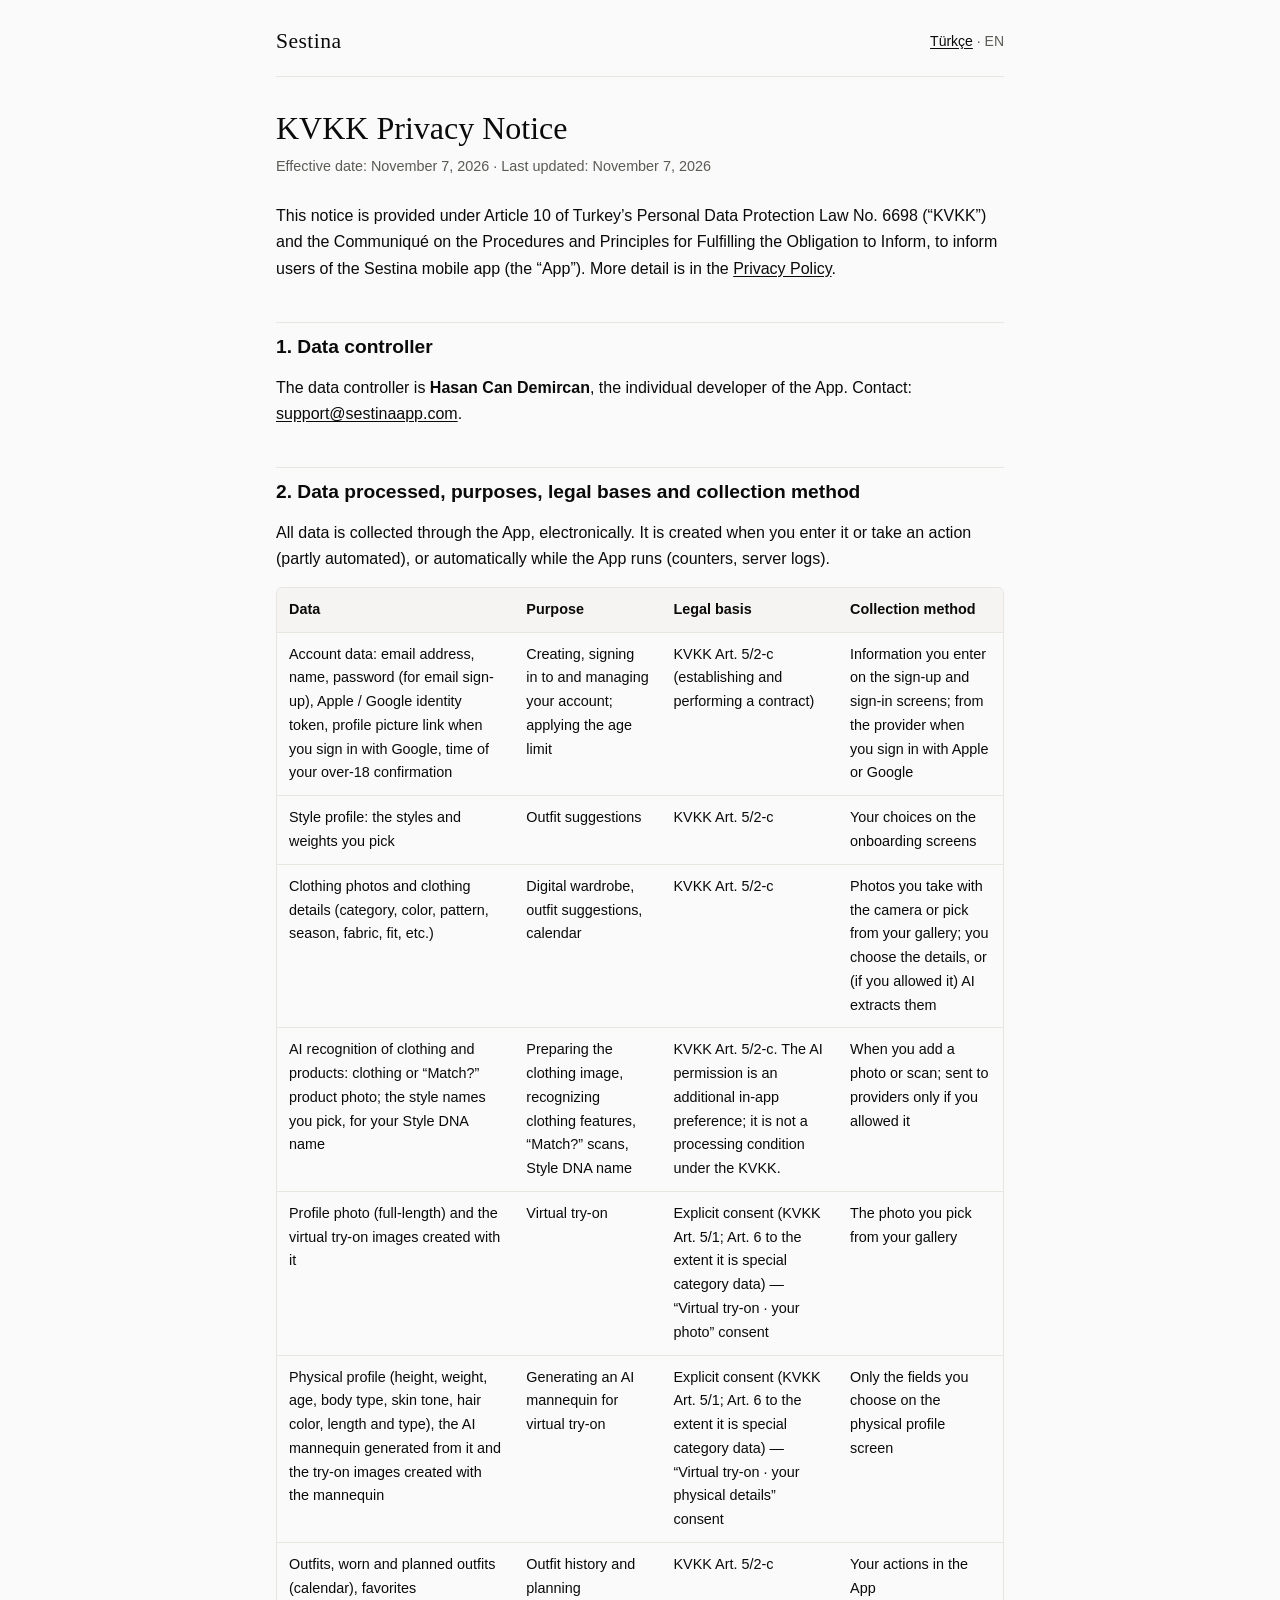
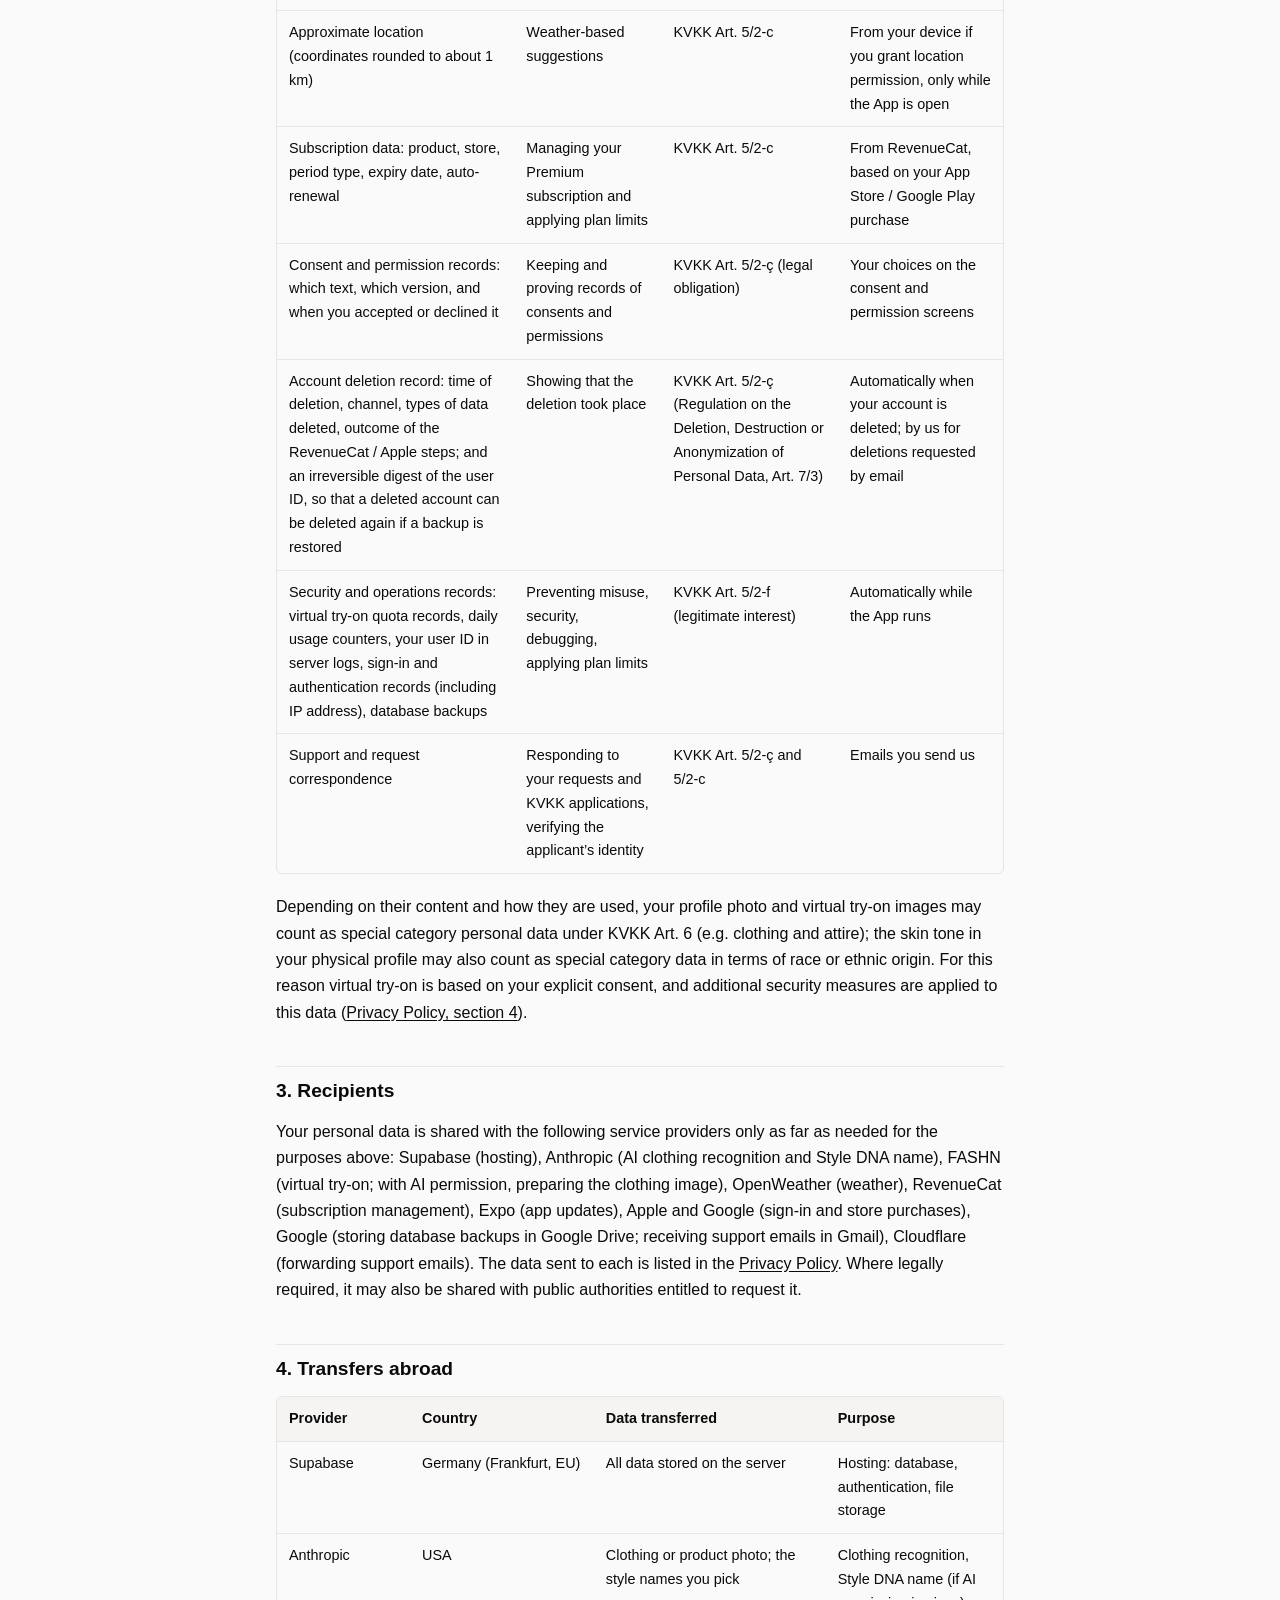
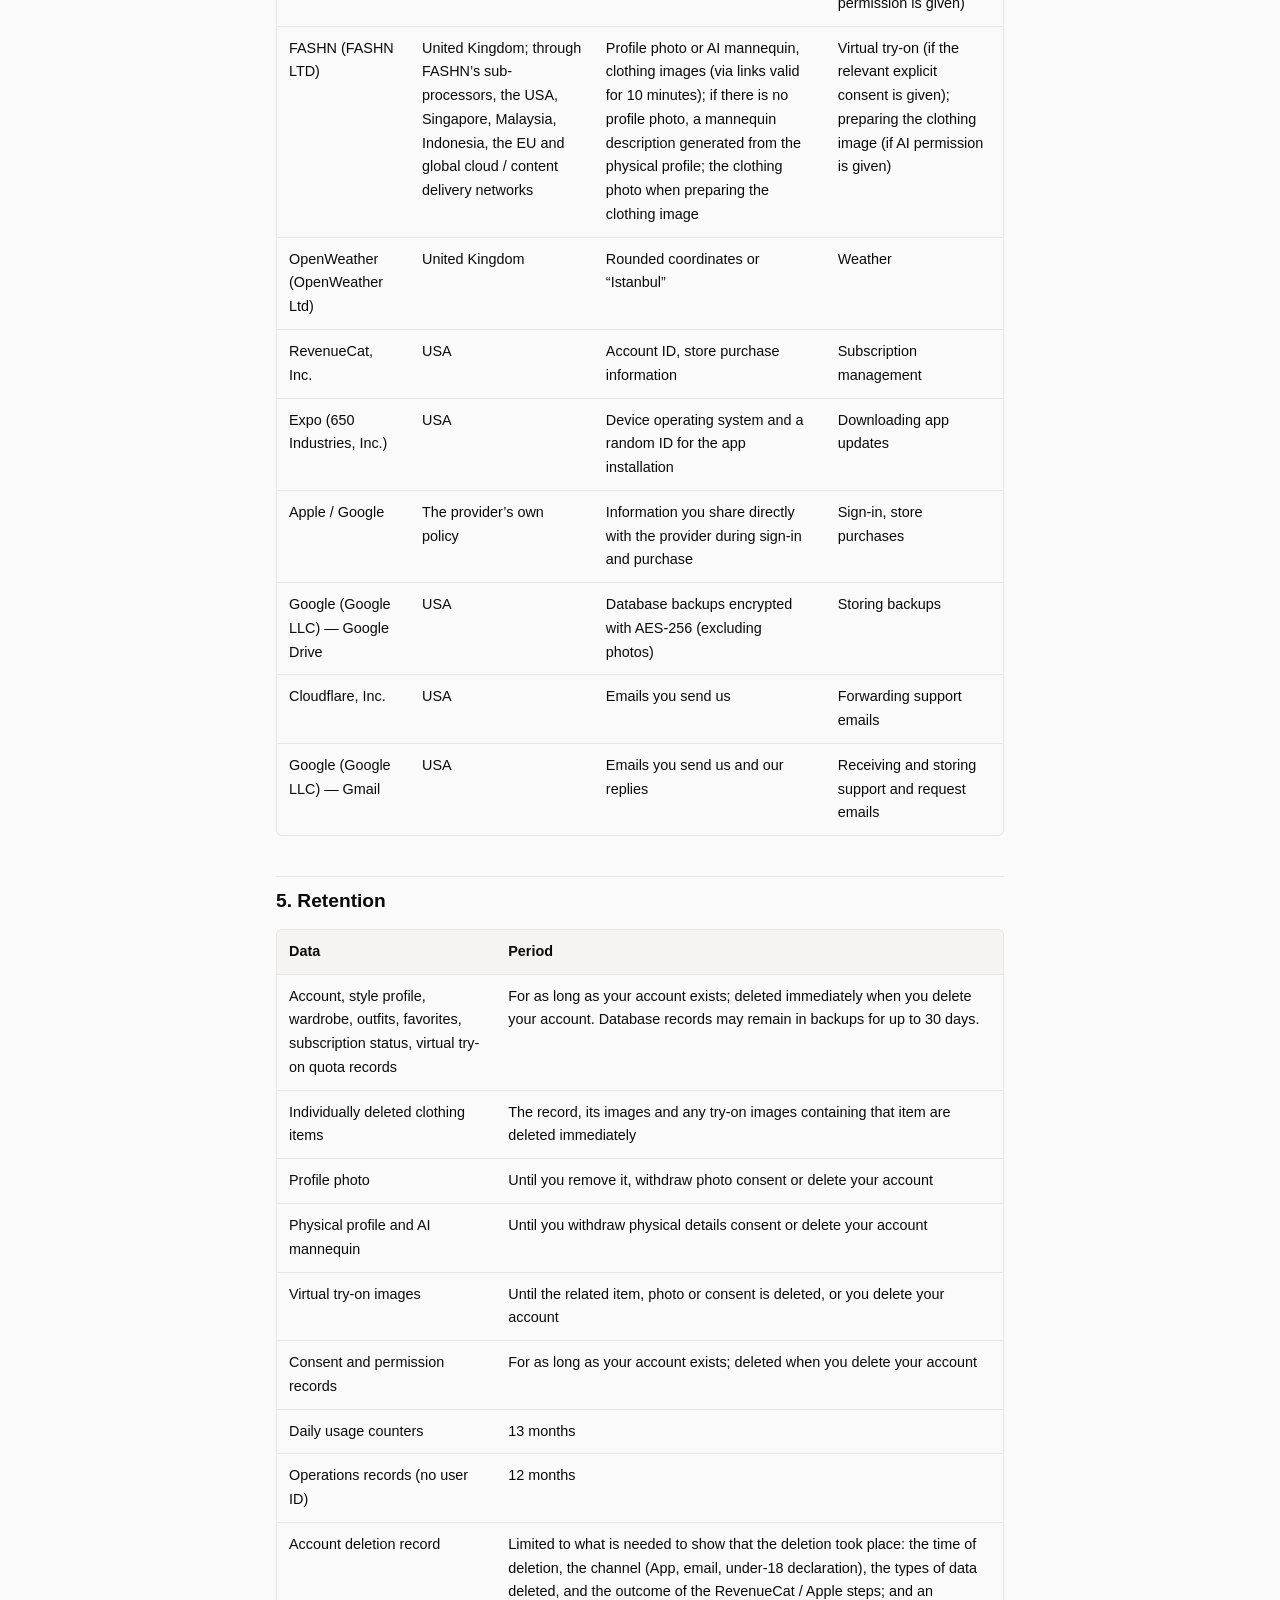
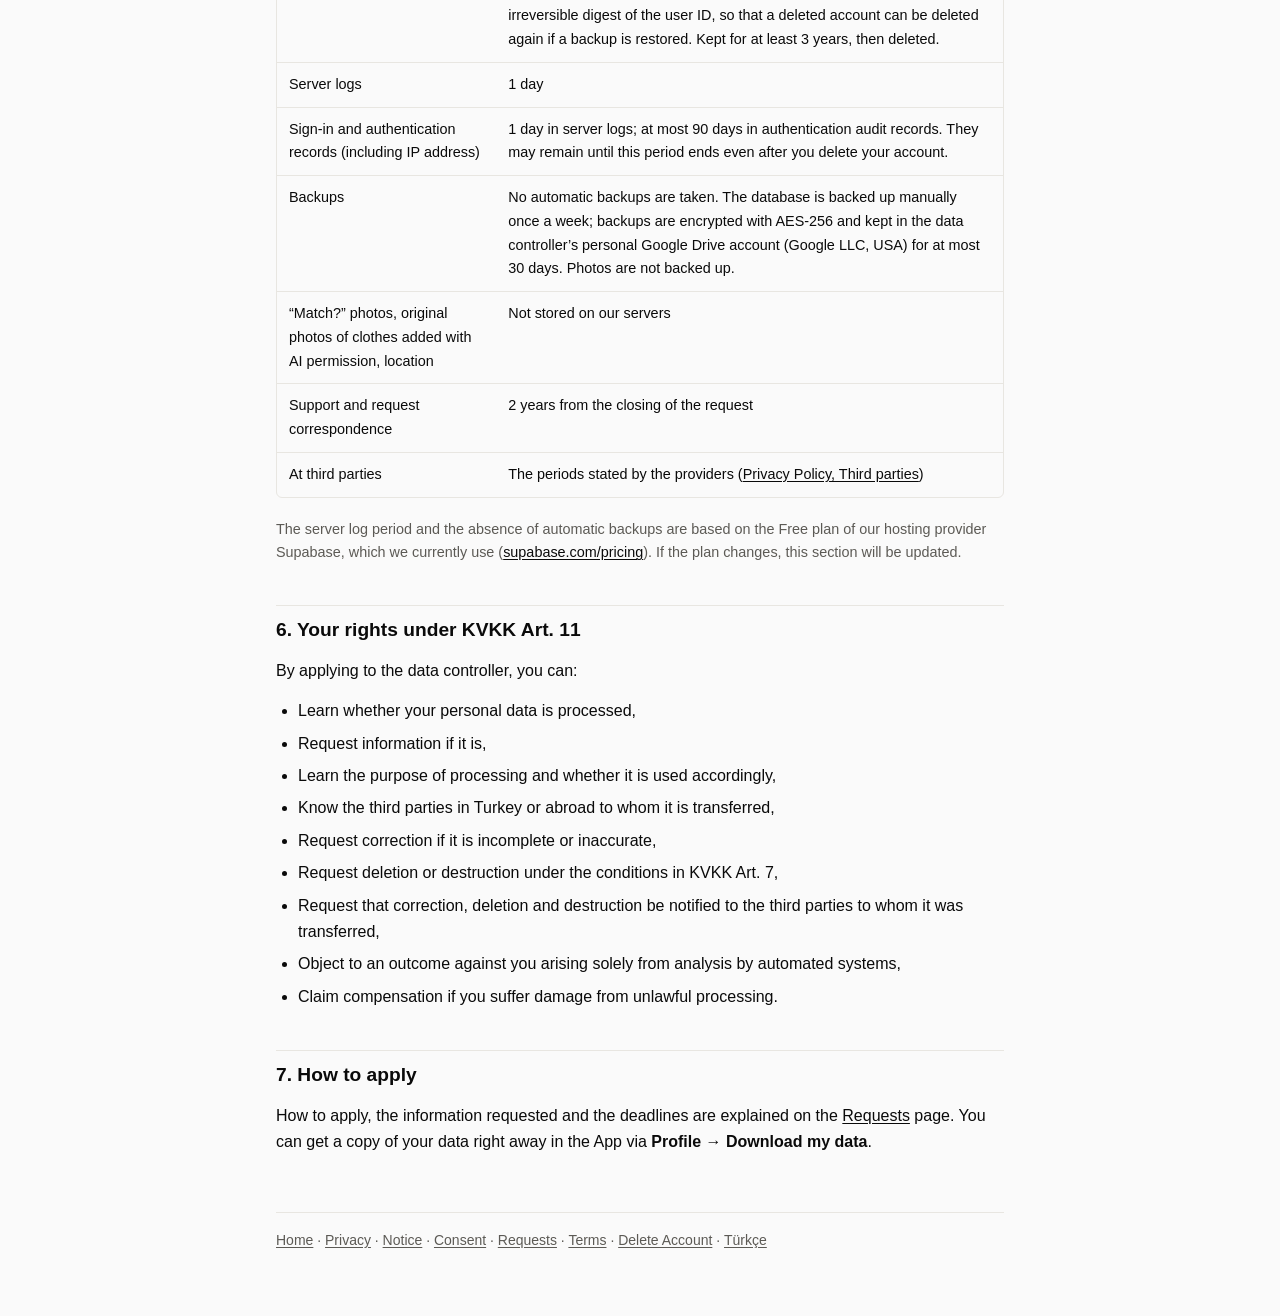
<file: notice.html>
<!doctype html>
<html lang="en">
<head>
  <meta charset="utf-8">
  <meta name="viewport" content="width=device-width, initial-scale=1">
  <title>Privacy Notice — Sestina</title>
  <link rel="stylesheet" href="style.css">
  <link rel="alternate" hreflang="tr" href="aydinlatma.html">
</head>
<body>
  <div class="wrap">
    <header class="site">
      <a class="brand" href="./">Sestina</a>
      <span class="lang"><a href="aydinlatma.html" lang="tr" hreflang="tr">Türkçe</a> · EN</span>
    </header>

    <h1>KVKK Privacy Notice</h1>
    <p class="meta">Effective date: November 7, 2026 · Last updated: November 7, 2026</p>

    <p>This notice is provided under Article 10 of Turkey’s Personal Data Protection Law No. 6698 (“KVKK”) and the Communiqué on the Procedures and Principles for Fulfilling the Obligation to Inform, to inform users of the Sestina mobile app (the “App”). More detail is in the <a href="privacy.html">Privacy Policy</a>.</p>

    <h2 id="controller">1. Data controller</h2>
    <p>The data controller is <strong>Hasan Can Demircan</strong>, the individual developer of the App. Contact: <a href="mailto:support@sestinaapp.com">support@sestinaapp.com</a>.</p>

    <h2 id="data">2. Data processed, purposes, legal bases and collection method</h2>
    <p>All data is collected through the App, electronically. It is created when you enter it or take an action (partly automated), or automatically while the App runs (counters, server logs).</p>
    <div class="table-wrap">
      <table>
        <thead>
          <tr><th>Data</th><th>Purpose</th><th>Legal basis</th><th>Collection method</th></tr>
        </thead>
        <tbody>
          <tr>
            <td>Account data: email address, name, password (for email sign-up), Apple / Google identity token, profile picture link when you sign in with Google, time of your over-18 confirmation</td>
            <td>Creating, signing in to and managing your account; applying the age limit</td>
            <td>KVKK Art. 5/2-c (establishing and performing a contract)</td>
            <td>Information you enter on the sign-up and sign-in screens; from the provider when you sign in with Apple or Google</td>
          </tr>
          <tr>
            <td>Style profile: the styles and weights you pick</td>
            <td>Outfit suggestions</td>
            <td>KVKK Art. 5/2-c</td>
            <td>Your choices on the onboarding screens</td>
          </tr>
          <tr>
            <td>Clothing photos and clothing details (category, color, pattern, season, fabric, fit, etc.)</td>
            <td>Digital wardrobe, outfit suggestions, calendar</td>
            <td>KVKK Art. 5/2-c</td>
            <td>Photos you take with the camera or pick from your gallery; you choose the details, or (if you allowed it) AI extracts them</td>
          </tr>
          <tr>
            <td>AI recognition of clothing and products: clothing or “Match?” product photo; the style names you pick, for your Style DNA name</td>
            <td>Preparing the clothing image, recognizing clothing features, “Match?” scans, Style DNA name</td>
            <td>KVKK Art. 5/2-c. The AI permission is an additional in-app preference; it is not a processing condition under the KVKK.</td>
            <td>When you add a photo or scan; sent to providers only if you allowed it</td>
          </tr>
          <tr>
            <td>Profile photo (full-length) and the virtual try-on images created with it</td>
            <td>Virtual try-on</td>
            <td>Explicit consent (KVKK Art. 5/1; Art. 6 to the extent it is special category data) — “Virtual try-on · your photo” consent</td>
            <td>The photo you pick from your gallery</td>
          </tr>
          <tr>
            <td>Physical profile (height, weight, age, body type, skin tone, hair color, length and type), the AI mannequin generated from it and the try-on images created with the mannequin</td>
            <td>Generating an AI mannequin for virtual try-on</td>
            <td>Explicit consent (KVKK Art. 5/1; Art. 6 to the extent it is special category data) — “Virtual try-on · your physical details” consent</td>
            <td>Only the fields you choose on the physical profile screen</td>
          </tr>
          <tr>
            <td>Outfits, worn and planned outfits (calendar), favorites</td>
            <td>Outfit history and planning</td>
            <td>KVKK Art. 5/2-c</td>
            <td>Your actions in the App</td>
          </tr>
          <tr>
            <td>Approximate location (coordinates rounded to about 1 km)</td>
            <td>Weather-based suggestions</td>
            <td>KVKK Art. 5/2-c</td>
            <td>From your device if you grant location permission, only while the App is open</td>
          </tr>
          <tr>
            <td>Subscription data: product, store, period type, expiry date, auto-renewal</td>
            <td>Managing your Premium subscription and applying plan limits</td>
            <td>KVKK Art. 5/2-c</td>
            <td>From RevenueCat, based on your App Store / Google Play purchase</td>
          </tr>
          <tr>
            <td>Consent and permission records: which text, which version, and when you accepted or declined it</td>
            <td>Keeping and proving records of consents and permissions</td>
            <td>KVKK Art. 5/2-ç (legal obligation)</td>
            <td>Your choices on the consent and permission screens</td>
          </tr>
          <tr>
            <td>Account deletion record: time of deletion, channel, types of data deleted, outcome of the RevenueCat / Apple steps; and an irreversible digest of the user ID, so that a deleted account can be deleted again if a backup is restored</td>
            <td>Showing that the deletion took place</td>
            <td>KVKK Art. 5/2-ç (Regulation on the Deletion, Destruction or Anonymization of Personal Data, Art. 7/3)</td>
            <td>Automatically when your account is deleted; by us for deletions requested by email</td>
          </tr>
          <tr>
            <td>Security and operations records: virtual try-on quota records, daily usage counters, your user ID in server logs, sign-in and authentication records (including IP address), database backups</td>
            <td>Preventing misuse, security, debugging, applying plan limits</td>
            <td>KVKK Art. 5/2-f (legitimate interest)</td>
            <td>Automatically while the App runs</td>
          </tr>
          <tr>
            <td>Support and request correspondence</td>
            <td>Responding to your requests and KVKK applications, verifying the applicant’s identity</td>
            <td>KVKK Art. 5/2-ç and 5/2-c</td>
            <td>Emails you send us</td>
          </tr>
        </tbody>
      </table>
    </div>
    <p>Depending on their content and how they are used, your profile photo and virtual try-on images may count as special category personal data under KVKK Art. 6 (e.g. clothing and attire); the skin tone in your physical profile may also count as special category data in terms of race or ethnic origin. For this reason virtual try-on is based on your explicit consent, and additional security measures are applied to this data (<a href="privacy.html#consent">Privacy Policy, section 4</a>).</p>

    <h2 id="recipients">3. Recipients</h2>
    <p>Your personal data is shared with the following service providers only as far as needed for the purposes above: Supabase (hosting), Anthropic (AI clothing recognition and Style DNA name), FASHN (virtual try-on; with AI permission, preparing the clothing image), OpenWeather (weather), RevenueCat (subscription management), Expo (app updates), Apple and Google (sign-in and store purchases), Google (storing database backups in Google Drive; receiving support emails in Gmail), Cloudflare (forwarding support emails). The data sent to each is listed in the <a href="privacy.html#third-parties">Privacy Policy</a>. Where legally required, it may also be shared with public authorities entitled to request it.</p>

    <h2 id="transfers">4. Transfers abroad</h2>
    <div class="table-wrap">
      <table>
        <thead>
          <tr><th>Provider</th><th>Country</th><th>Data transferred</th><th>Purpose</th></tr>
        </thead>
        <tbody>
          <tr>
            <td>Supabase</td>
            <td>Germany (Frankfurt, EU)</td>
            <td>All data stored on the server</td>
            <td>Hosting: database, authentication, file storage</td>
          </tr>
          <tr>
            <td>Anthropic</td>
            <td>USA</td>
            <td>Clothing or product photo; the style names you pick</td>
            <td>Clothing recognition, Style DNA name (if AI permission is given)</td>
          </tr>
          <tr>
            <td>FASHN (FASHN LTD)</td>
            <td>United Kingdom; through FASHN’s sub-processors, the USA, Singapore, Malaysia, Indonesia, the EU and global cloud / content delivery networks</td>
            <td>Profile photo or AI mannequin, clothing images (via links valid for 10 minutes); if there is no profile photo, a mannequin description generated from the physical profile; the clothing photo when preparing the clothing image</td>
            <td>Virtual try-on (if the relevant explicit consent is given); preparing the clothing image (if AI permission is given)</td>
          </tr>
          <tr>
            <td>OpenWeather (OpenWeather Ltd)</td>
            <td>United Kingdom</td>
            <td>Rounded coordinates or “Istanbul”</td>
            <td>Weather</td>
          </tr>
          <tr>
            <td>RevenueCat, Inc.</td>
            <td>USA</td>
            <td>Account ID, store purchase information</td>
            <td>Subscription management</td>
          </tr>
          <tr>
            <td>Expo (650 Industries, Inc.)</td>
            <td>USA</td>
            <td>Device operating system and a random ID for the app installation</td>
            <td>Downloading app updates</td>
          </tr>
          <tr>
            <td>Apple / Google</td>
            <td>The provider’s own policy</td>
            <td>Information you share directly with the provider during sign-in and purchase</td>
            <td>Sign-in, store purchases</td>
          </tr>
          <tr>
            <td>Google (Google LLC) — Google Drive</td>
            <td>USA</td>
            <td>Database backups encrypted with AES-256 (excluding photos)</td>
            <td>Storing backups</td>
          </tr>
          <tr>
            <td>Cloudflare, Inc.</td>
            <td>USA</td>
            <td>Emails you send us</td>
            <td>Forwarding support emails</td>
          </tr>
          <tr>
            <td>Google (Google LLC) — Gmail</td>
            <td>USA</td>
            <td>Emails you send us and our replies</td>
            <td>Receiving and storing support and request emails</td>
          </tr>
        </tbody>
      </table>
    </div>

    <h2 id="retention">5. Retention</h2>
    <div class="table-wrap">
      <table>
        <thead>
          <tr><th>Data</th><th>Period</th></tr>
        </thead>
        <tbody>
          <tr><td>Account, style profile, wardrobe, outfits, favorites, subscription status, virtual try-on quota records</td><td>For as long as your account exists; deleted immediately when you delete your account. Database records may remain in backups for up to 30 days.</td></tr>
          <tr><td>Individually deleted clothing items</td><td>The record, its images and any try-on images containing that item are deleted immediately</td></tr>
          <tr><td>Profile photo</td><td>Until you remove it, withdraw photo consent or delete your account</td></tr>
          <tr><td>Physical profile and AI mannequin</td><td>Until you withdraw physical details consent or delete your account</td></tr>
          <tr><td>Virtual try-on images</td><td>Until the related item, photo or consent is deleted, or you delete your account</td></tr>
          <tr><td>Consent and permission records</td><td>For as long as your account exists; deleted when you delete your account</td></tr>
          <tr><td>Daily usage counters</td><td>13 months</td></tr>
          <tr><td>Operations records (no user ID)</td><td>12 months</td></tr>
          <tr><td>Account deletion record</td><td>Limited to what is needed to show that the deletion took place: the time of deletion, the channel (App, email, under-18 declaration), the types of data deleted, and the outcome of the RevenueCat / Apple steps; and an irreversible digest of the user ID, so that a deleted account can be deleted again if a backup is restored. Kept for at least 3 years, then deleted.</td></tr>
          <tr><td>Server logs</td><td>1 day</td></tr>
          <tr><td>Sign-in and authentication records (including IP address)</td><td>1 day in server logs; at most 90 days in authentication audit records. They may remain until this period ends even after you delete your account.</td></tr>
          <tr><td>Backups</td><td>No automatic backups are taken. The database is backed up manually once a week; backups are encrypted with AES-256 and kept in the data controller’s personal Google Drive account (Google LLC, USA) for at most 30 days. Photos are not backed up.</td></tr>
          <tr><td>“Match?” photos, original photos of clothes added with AI permission, location</td><td>Not stored on our servers</td></tr>
          <tr><td>Support and request correspondence</td><td>2 years from the closing of the request</td></tr>
          <tr><td>At third parties</td><td>The periods stated by the providers (<a href="privacy.html#third-parties">Privacy Policy, Third parties</a>)</td></tr>
        </tbody>
      </table>
    </div>
    <p class="meta">The server log period and the absence of automatic backups are based on the Free plan of our hosting provider Supabase, which we currently use (<a href="https://supabase.com/pricing">supabase.com/pricing</a>). If the plan changes, this section will be updated.</p>

    <h2 id="rights">6. Your rights under KVKK Art. 11</h2>
    <p>By applying to the data controller, you can:</p>
    <ul>
      <li>Learn whether your personal data is processed,</li>
      <li>Request information if it is,</li>
      <li>Learn the purpose of processing and whether it is used accordingly,</li>
      <li>Know the third parties in Turkey or abroad to whom it is transferred,</li>
      <li>Request correction if it is incomplete or inaccurate,</li>
      <li>Request deletion or destruction under the conditions in KVKK Art. 7,</li>
      <li>Request that correction, deletion and destruction be notified to the third parties to whom it was transferred,</li>
      <li>Object to an outcome against you arising solely from analysis by automated systems,</li>
      <li>Claim compensation if you suffer damage from unlawful processing.</li>
    </ul>

    <h2 id="how-to-apply">7. How to apply</h2>
    <p>How to apply, the information requested and the deadlines are explained on the <a href="requests.html">Requests</a> page. You can get a copy of your data right away in the App via <strong>Profile → Download my data</strong>.</p>

    <footer class="site">
      <a href="./">Home</a> · <a href="privacy.html">Privacy</a> · <a href="notice.html">Notice</a> · <a href="consent.html">Consent</a> · <a href="requests.html">Requests</a> · <a href="terms.html">Terms</a> · <a href="delete-account.html">Delete Account</a> · <a href="aydinlatma.html" lang="tr">Türkçe</a>
    </footer>
  </div>
</body>
</html>
</file>
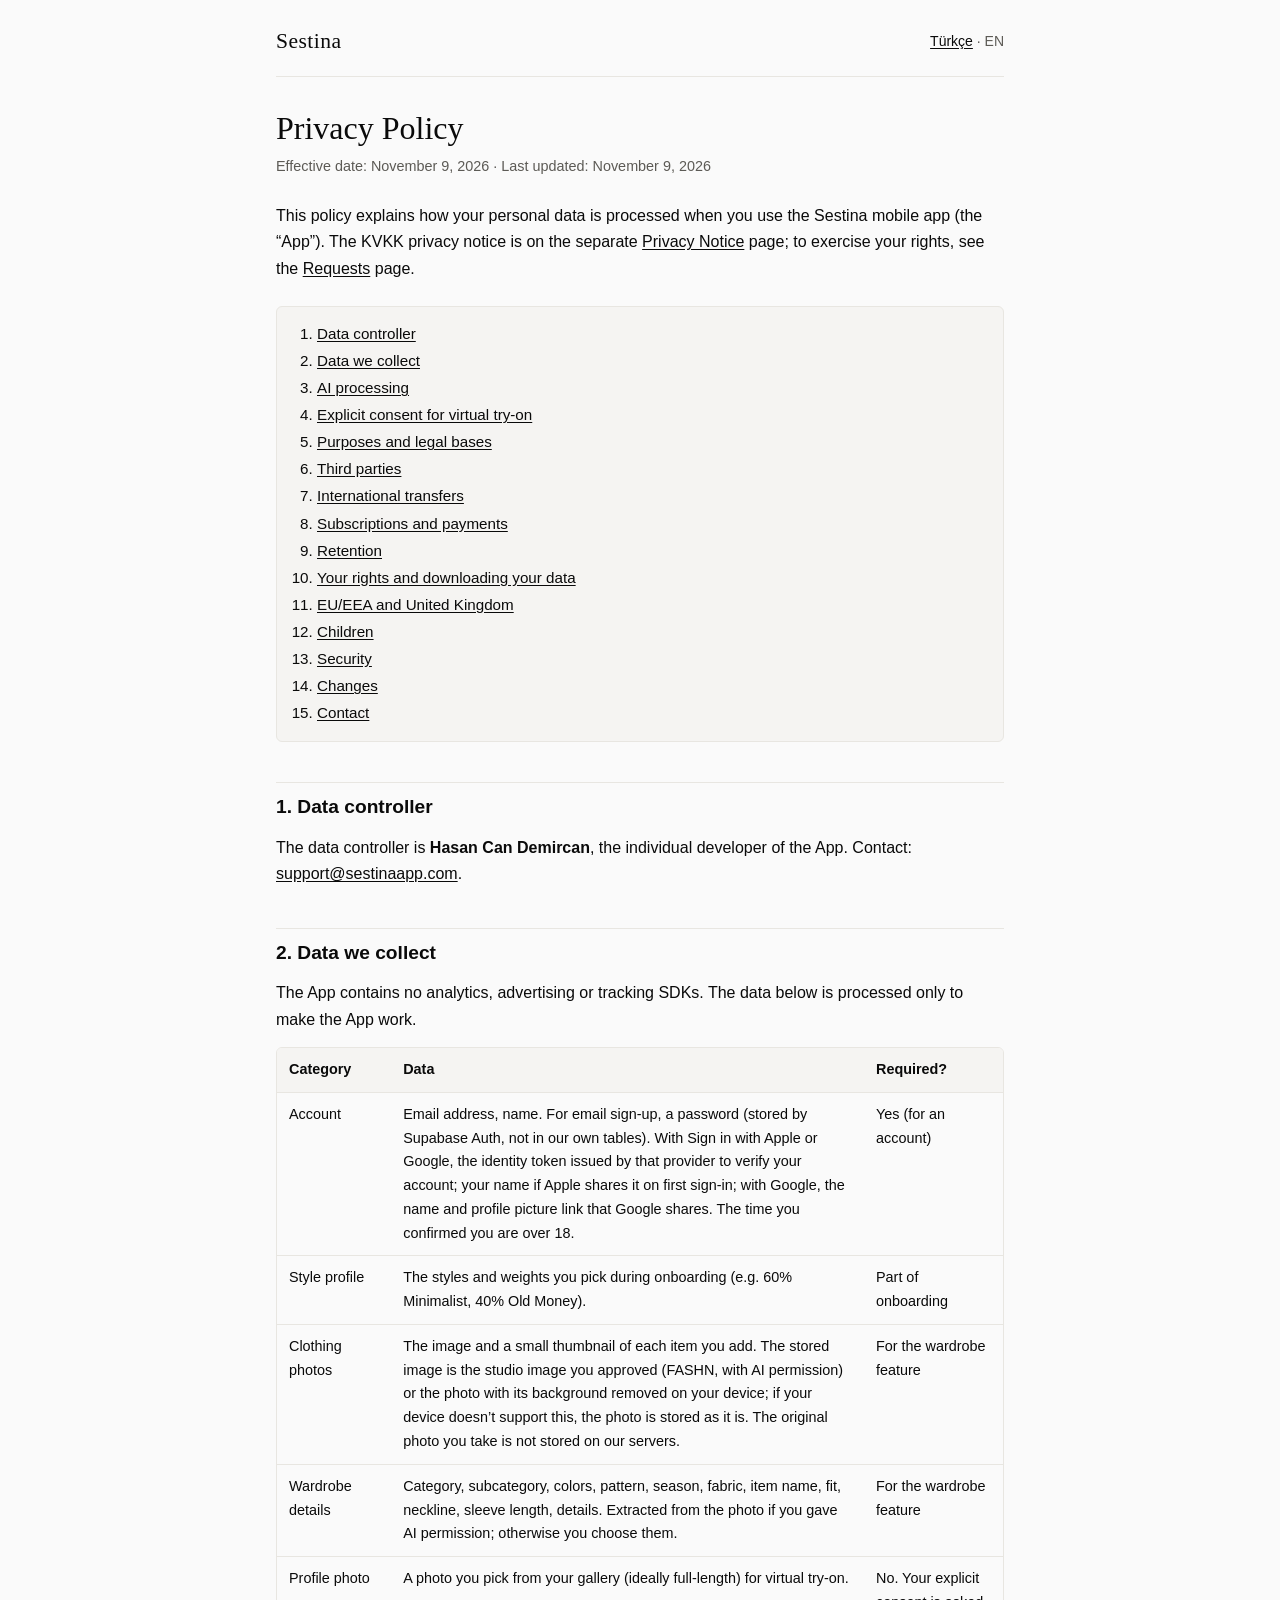
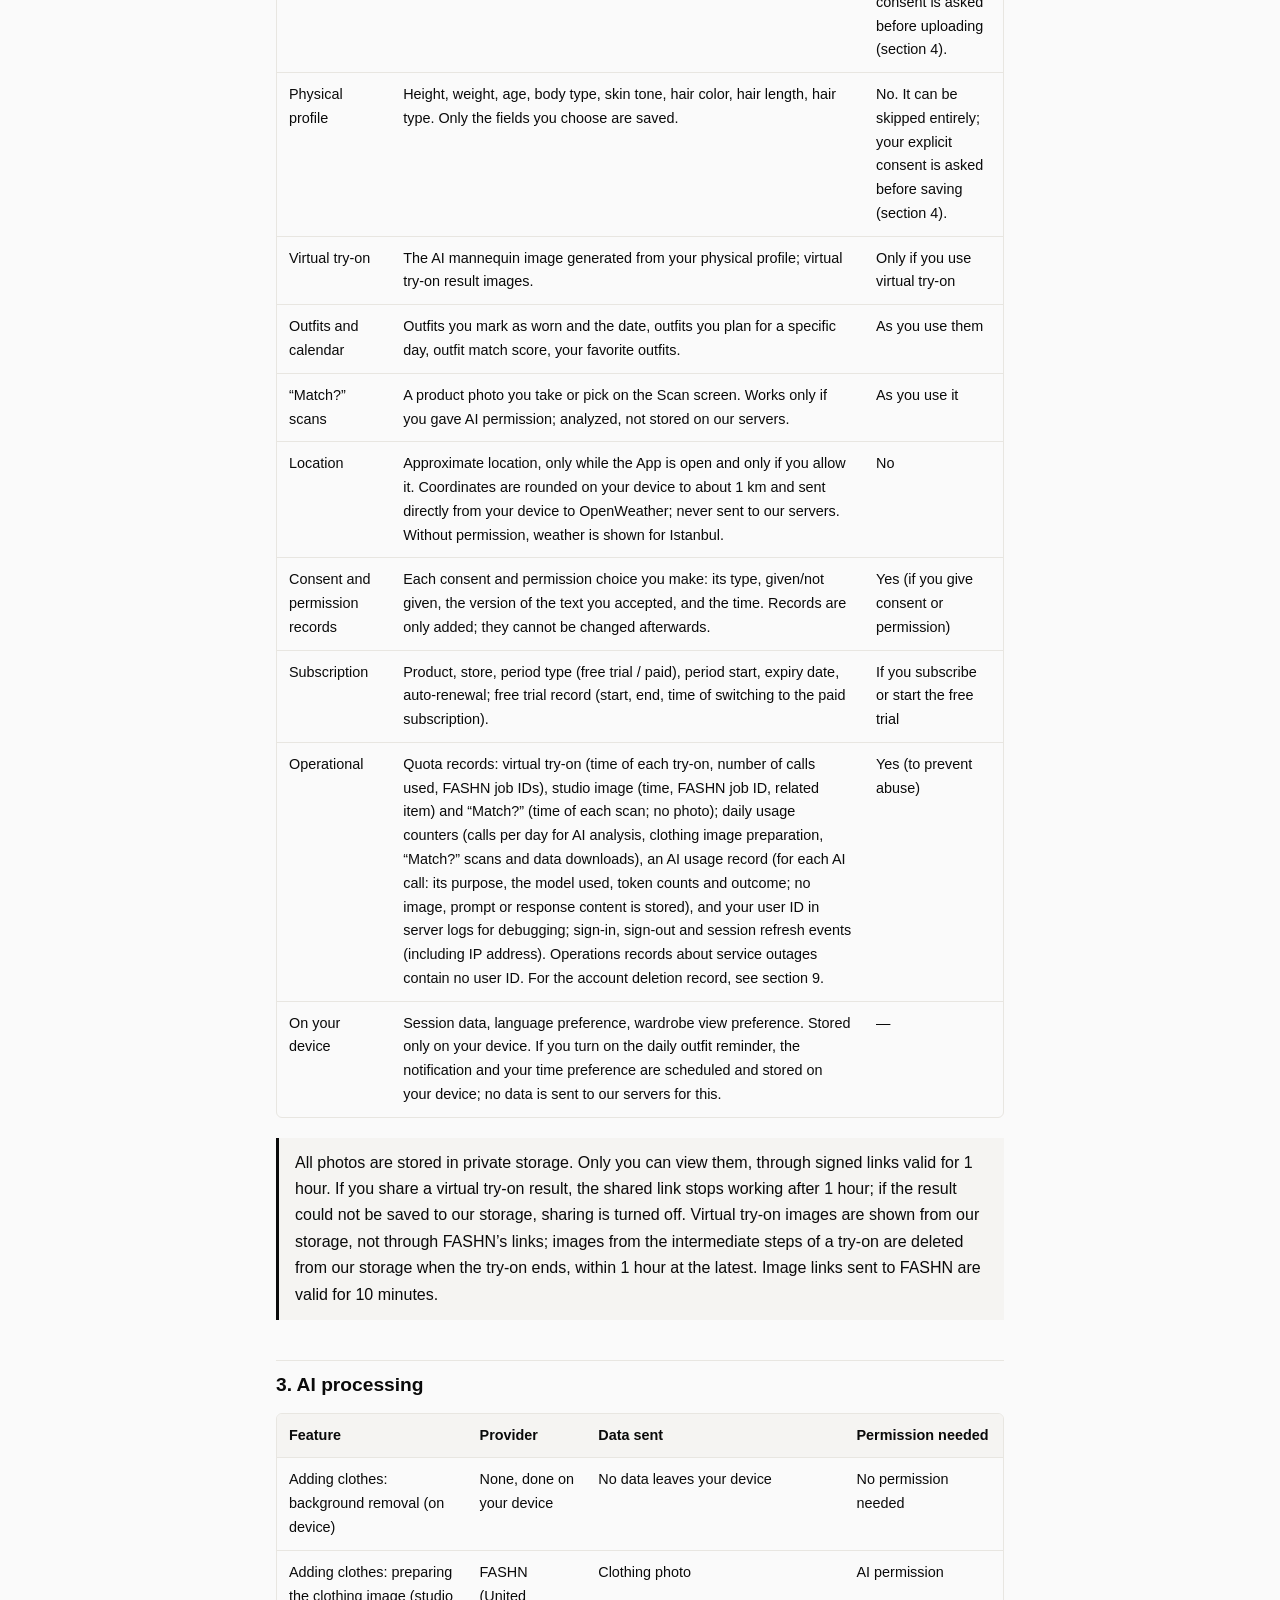
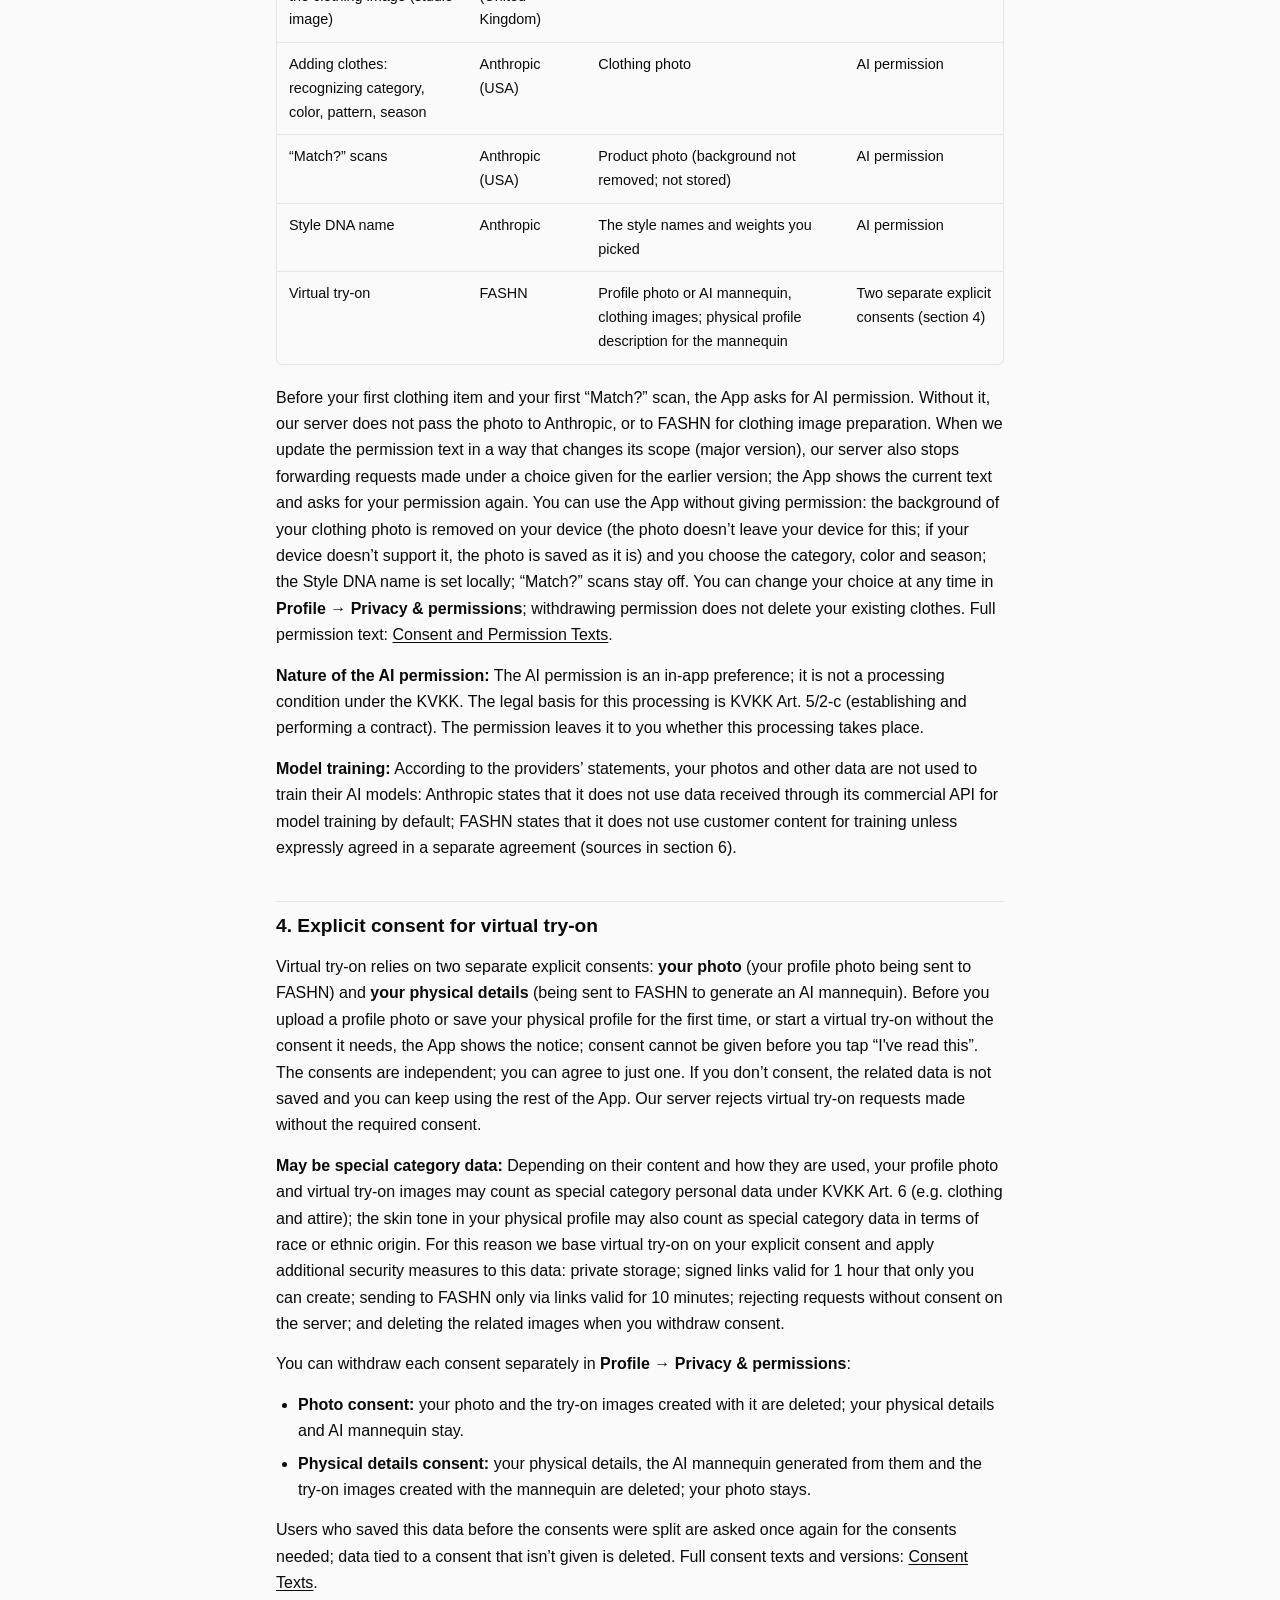
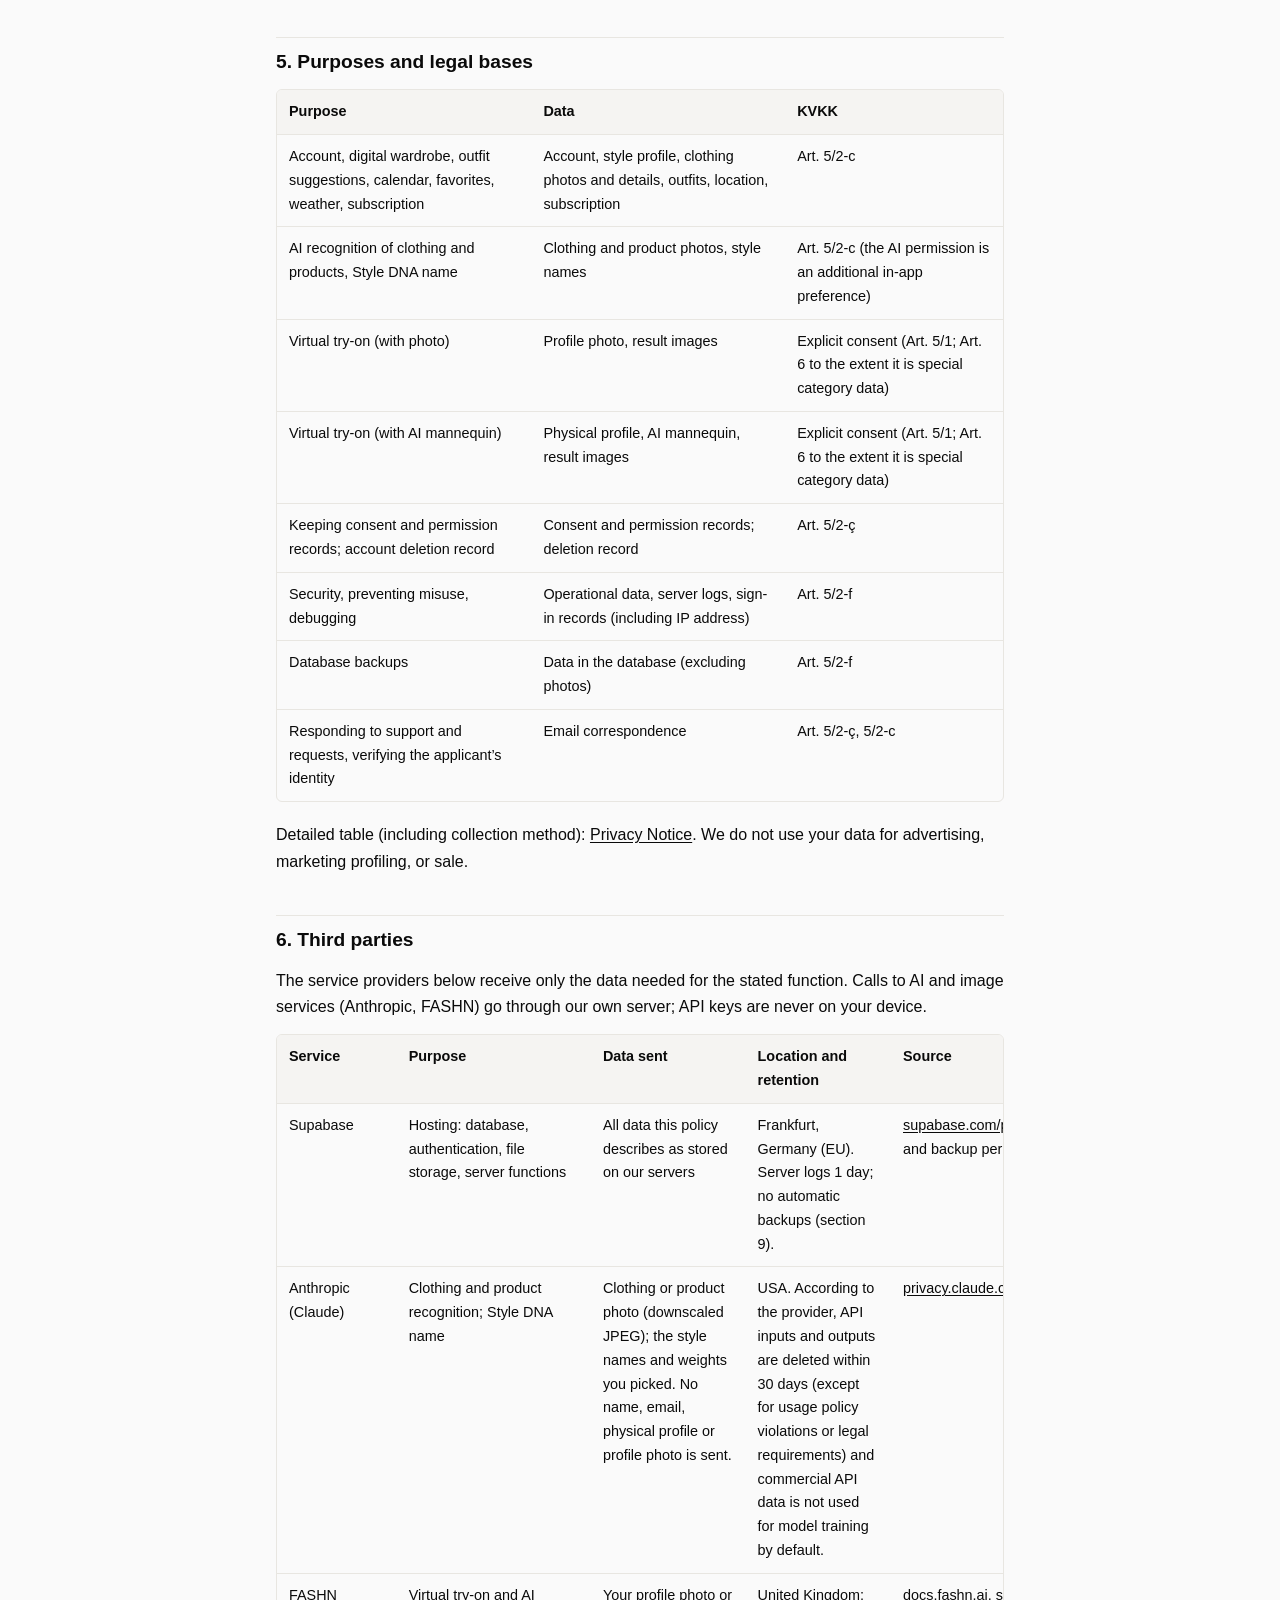
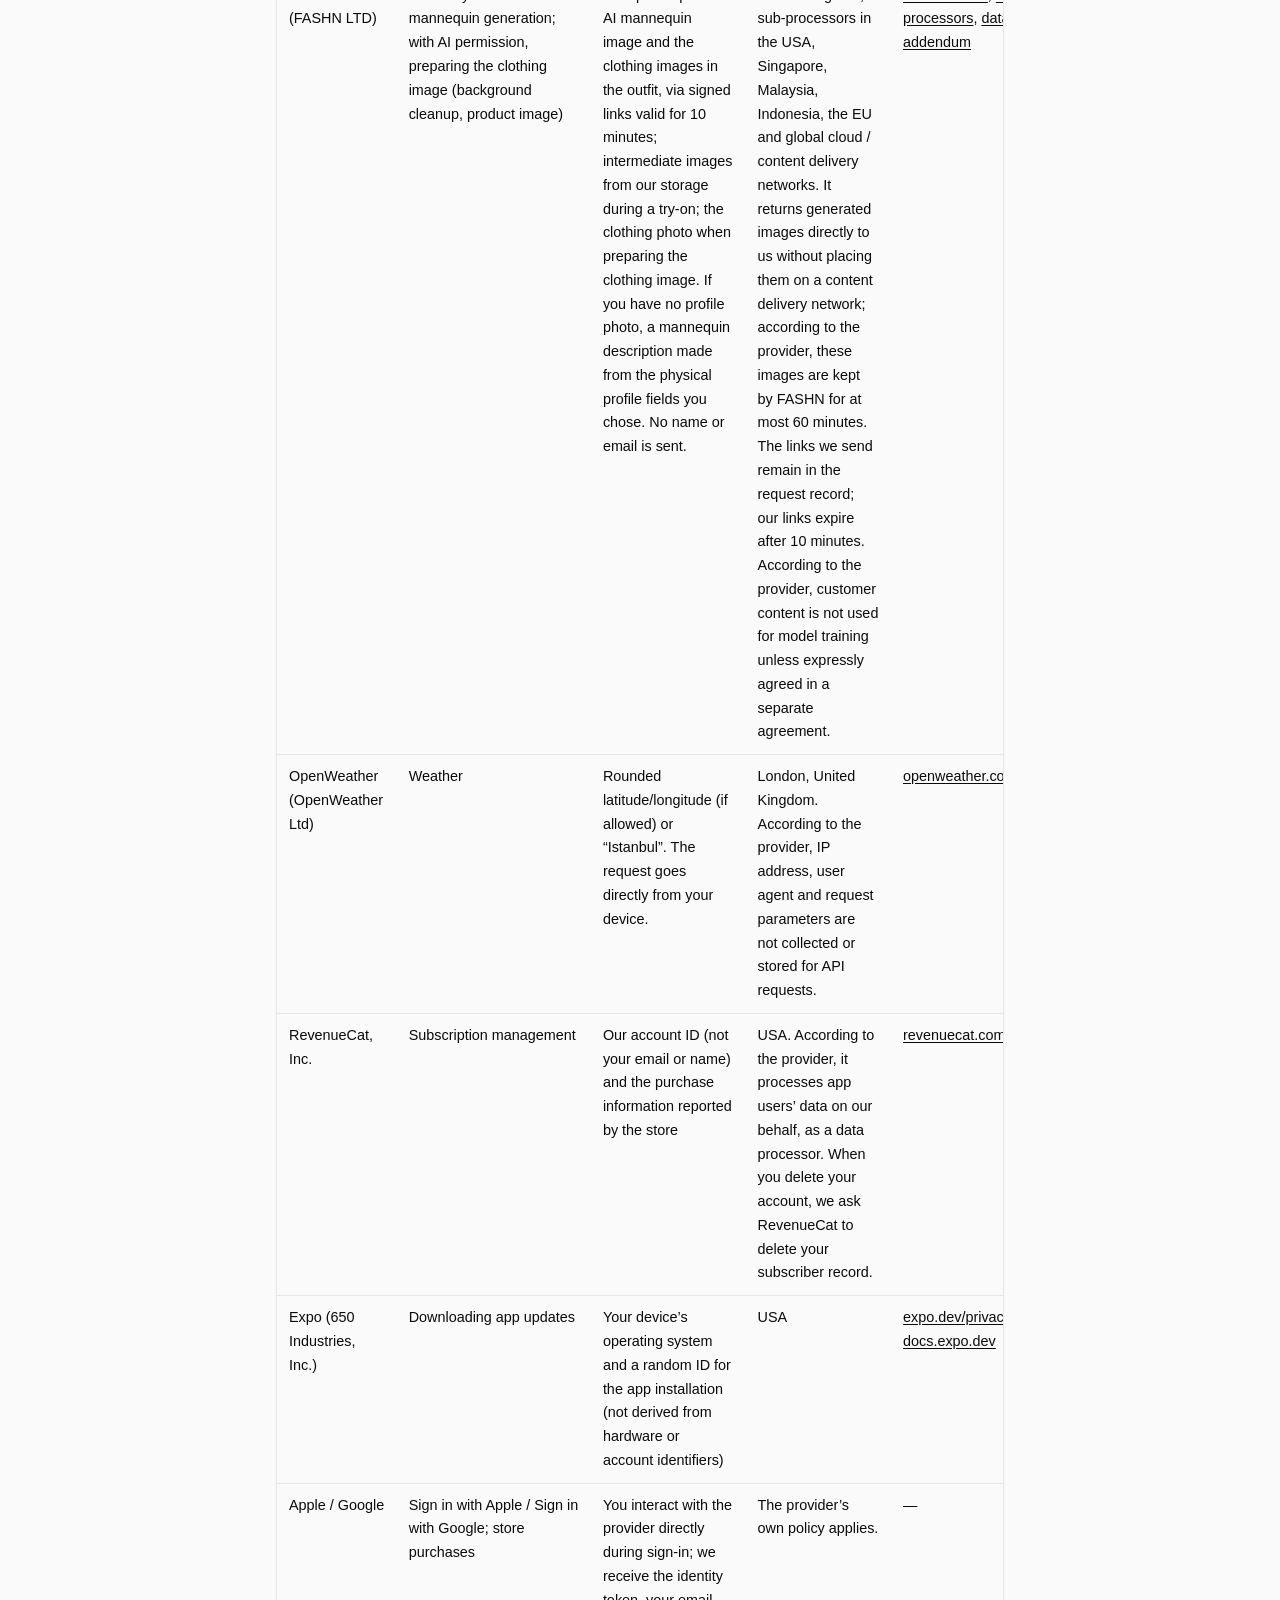
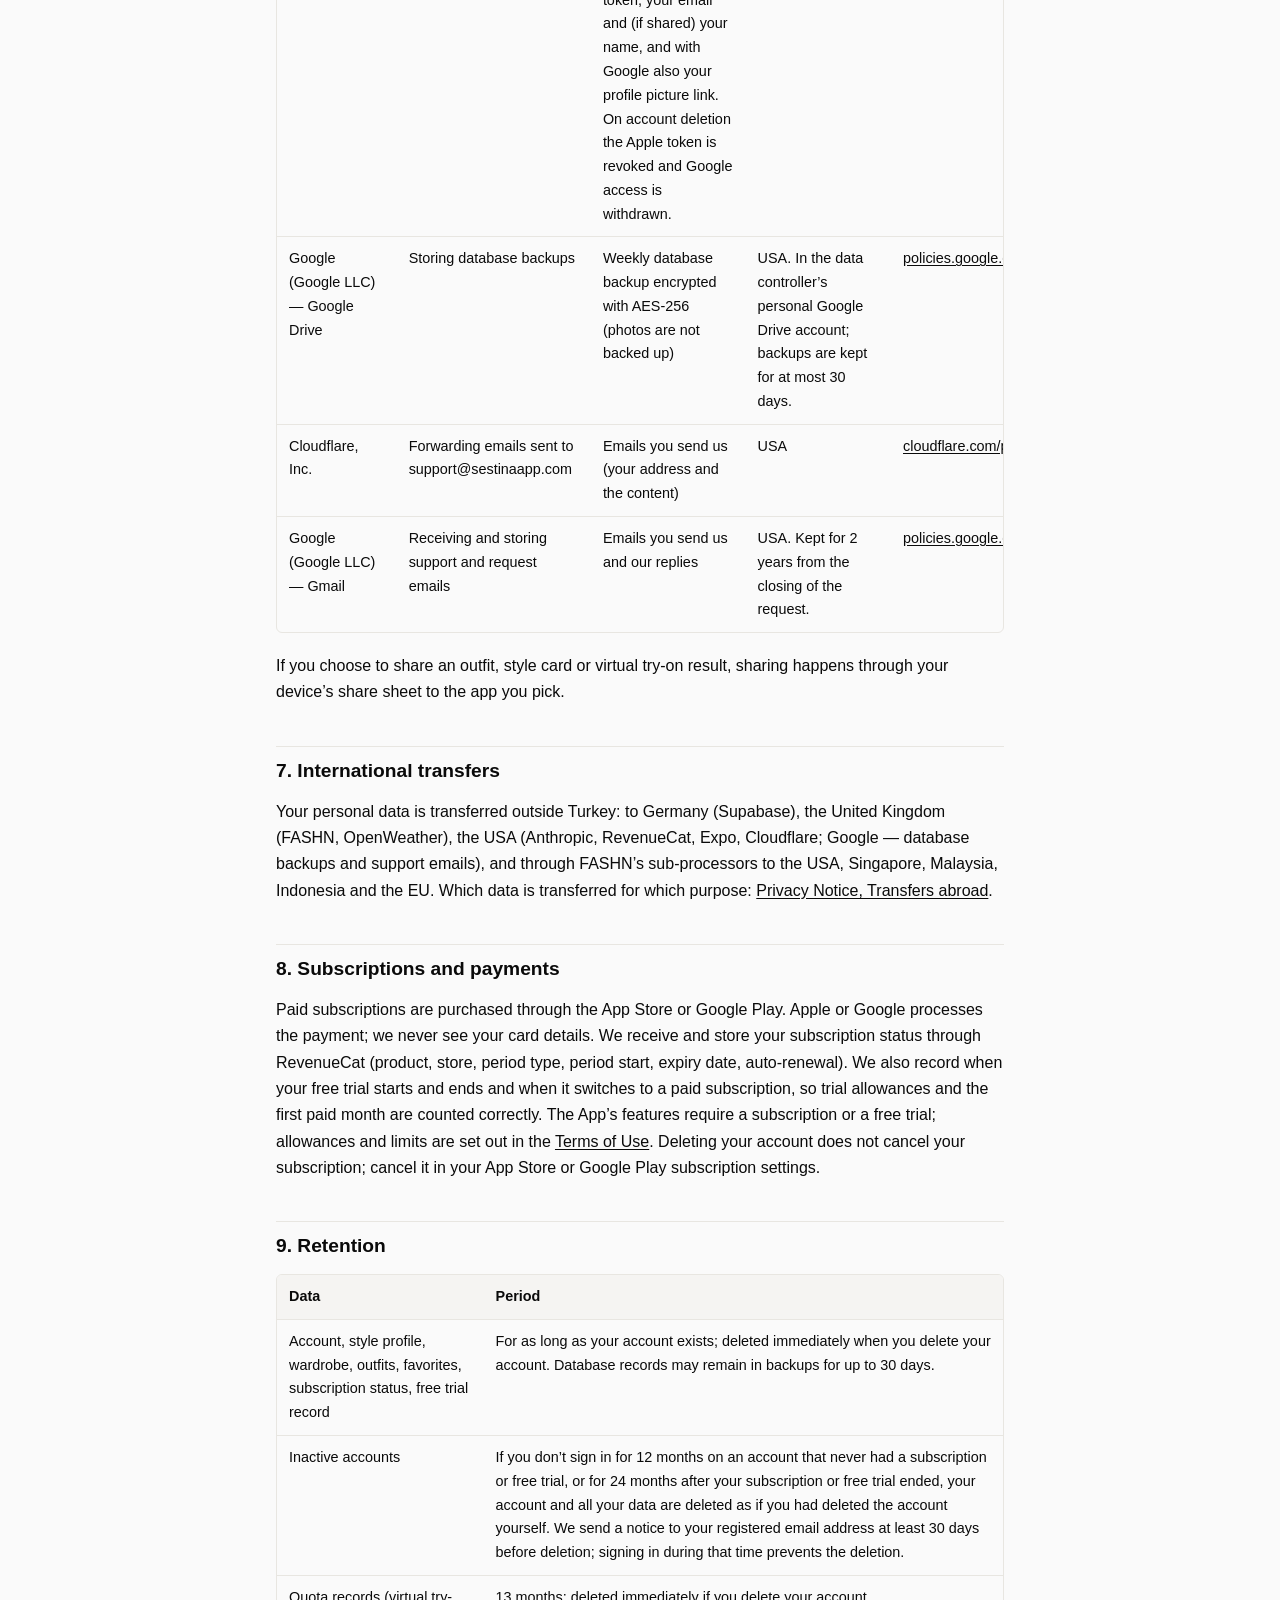
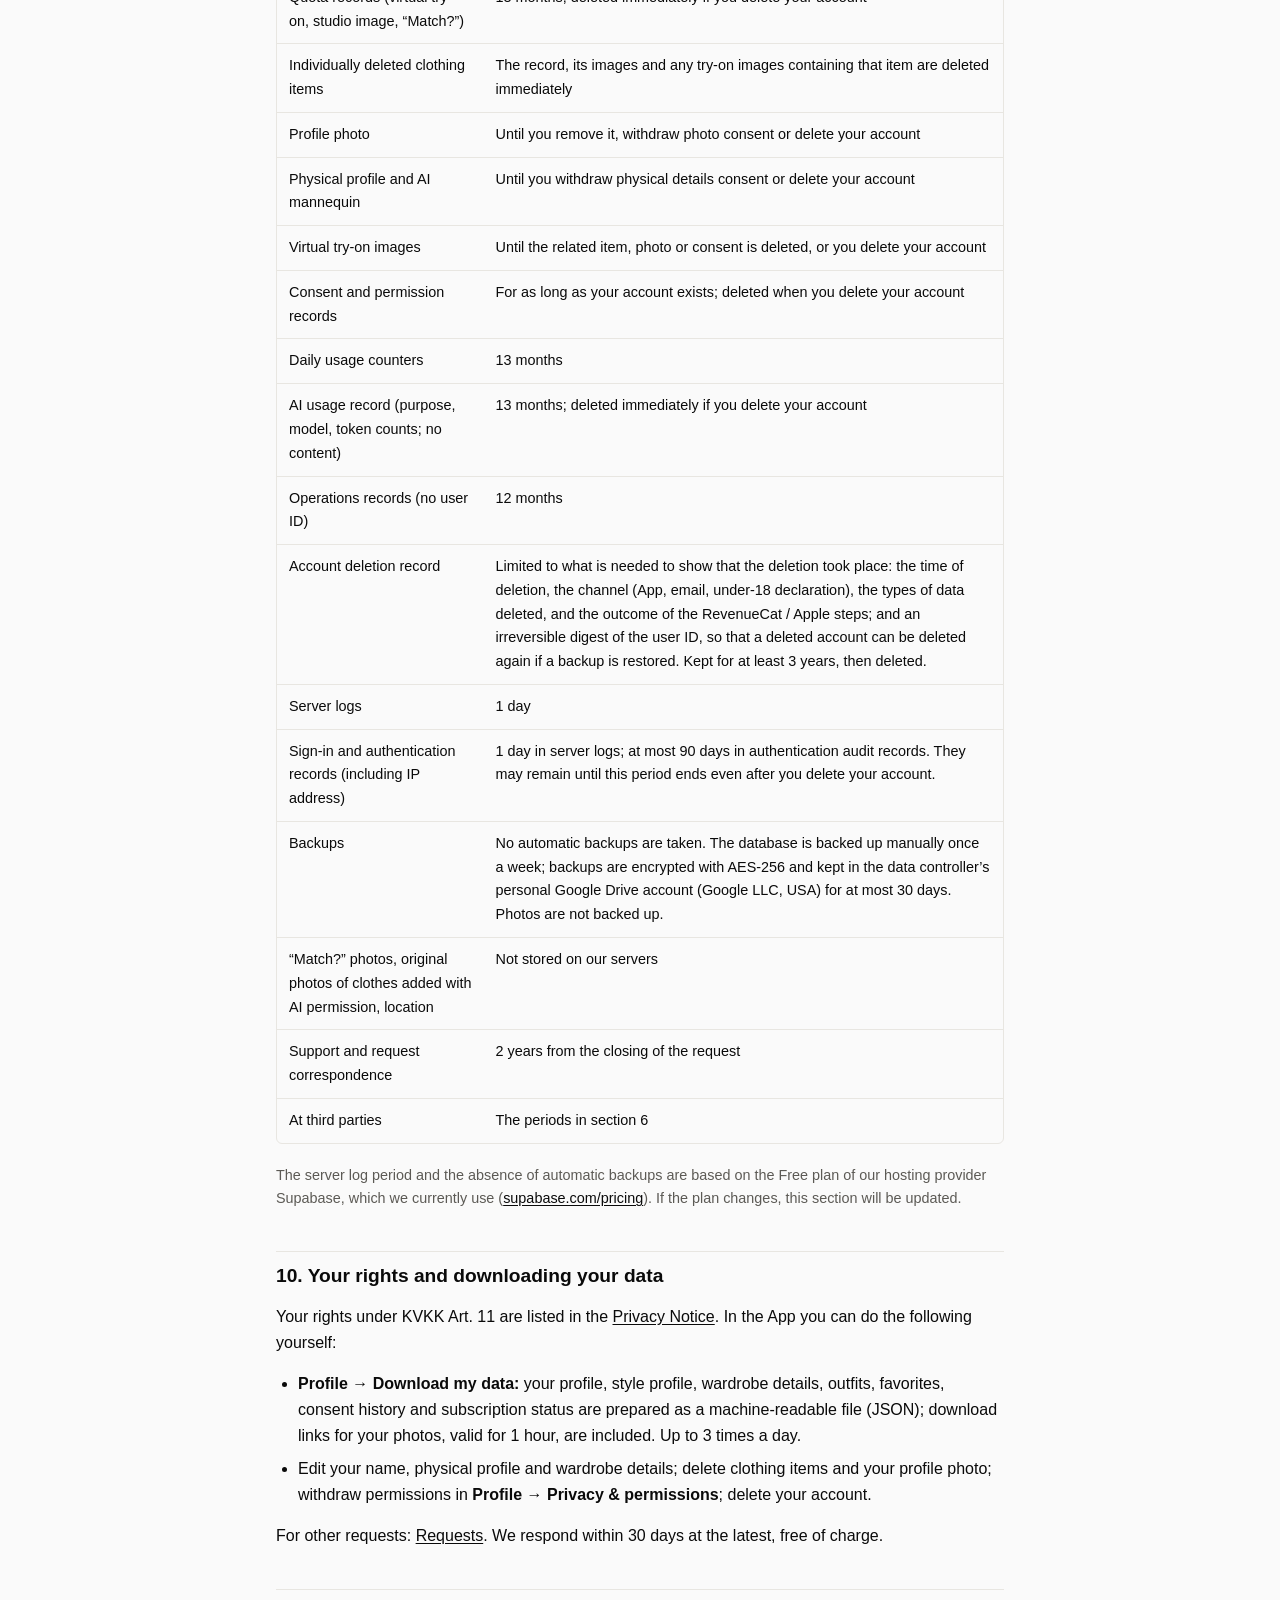
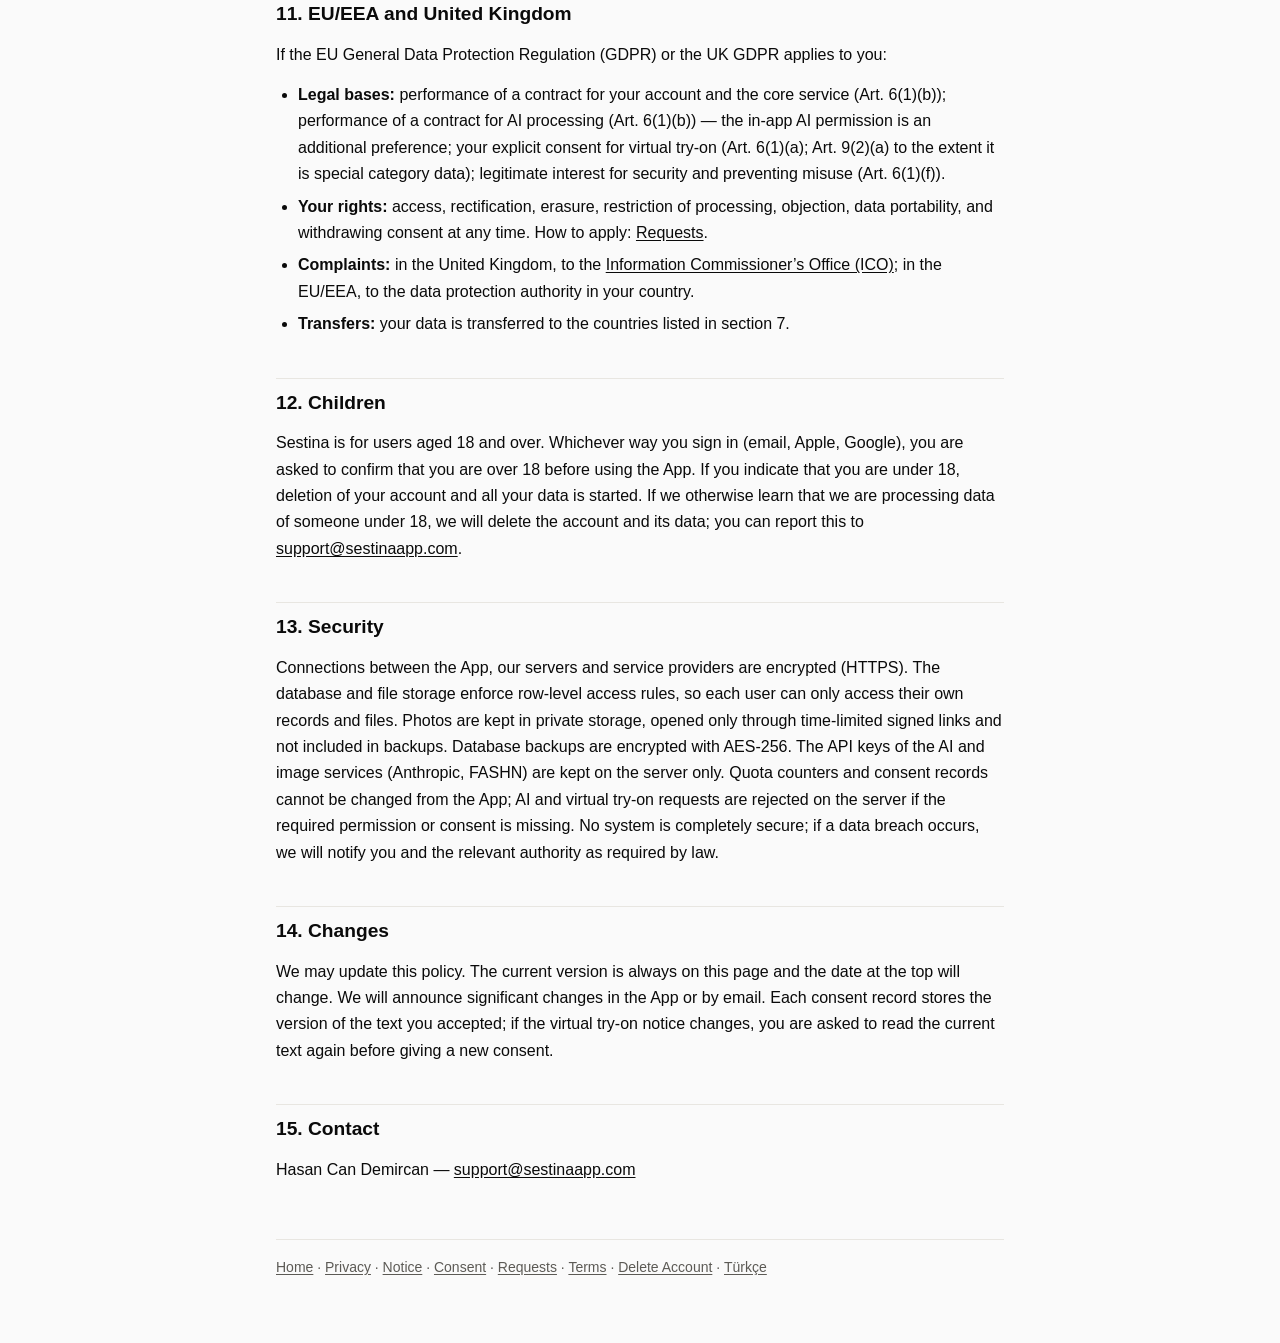
<file: privacy.html>
<!doctype html>
<html lang="en">
<head>
  <meta charset="utf-8">
  <meta name="viewport" content="width=device-width, initial-scale=1">
  <title>Privacy Policy — Sestina</title>
  <link rel="stylesheet" href="style.css">
  <link rel="alternate" hreflang="tr" href="gizlilik.html">
</head>
<body>
  <div class="wrap">
    <header class="site">
      <a class="brand" href="./">Sestina</a>
      <span class="lang"><a href="gizlilik.html" lang="tr" hreflang="tr">Türkçe</a> · EN</span>
    </header>

    <h1>Privacy Policy</h1>
    <p class="meta">Effective date: November 9, 2026 · Last updated: November 9, 2026</p>

    <p>This policy explains how your personal data is processed when you use the Sestina mobile app (the “App”). The KVKK privacy notice is on the separate <a href="notice.html">Privacy Notice</a> page; to exercise your rights, see the <a href="requests.html">Requests</a> page.</p>

    <nav class="toc" aria-label="Contents">
      <ol>
        <li><a href="#controller">Data controller</a></li>
        <li><a href="#data">Data we collect</a></li>
        <li><a href="#ai">AI processing</a></li>
        <li><a href="#consent">Explicit consent for virtual try-on</a></li>
        <li><a href="#purposes">Purposes and legal bases</a></li>
        <li><a href="#third-parties">Third parties</a></li>
        <li><a href="#transfers">International transfers</a></li>
        <li><a href="#subscriptions">Subscriptions and payments</a></li>
        <li><a href="#retention">Retention</a></li>
        <li><a href="#rights">Your rights and downloading your data</a></li>
        <li><a href="#eu-uk">EU/EEA and United Kingdom</a></li>
        <li><a href="#children">Children</a></li>
        <li><a href="#security">Security</a></li>
        <li><a href="#changes">Changes</a></li>
        <li><a href="#contact">Contact</a></li>
      </ol>
    </nav>

    <h2 id="controller">1. Data controller</h2>
    <p>The data controller is <strong>Hasan Can Demircan</strong>, the individual developer of the App. Contact: <a href="mailto:support@sestinaapp.com">support@sestinaapp.com</a>.</p>

    <h2 id="data">2. Data we collect</h2>
    <p>The App contains no analytics, advertising or tracking SDKs. The data below is processed only to make the App work.</p>
    <div class="table-wrap">
      <table>
        <thead>
          <tr><th>Category</th><th>Data</th><th>Required?</th></tr>
        </thead>
        <tbody>
          <tr>
            <td>Account</td>
            <td>Email address, name. For email sign-up, a password (stored by Supabase Auth, not in our own tables). With Sign in with Apple or Google, the identity token issued by that provider to verify your account; your name if Apple shares it on first sign-in; with Google, the name and profile picture link that Google shares. The time you confirmed you are over 18.</td>
            <td>Yes (for an account)</td>
          </tr>
          <tr>
            <td>Style profile</td>
            <td>The styles and weights you pick during onboarding (e.g. 60% Minimalist, 40% Old Money).</td>
            <td>Part of onboarding</td>
          </tr>
          <tr>
            <td>Clothing photos</td>
            <td>The image and a small thumbnail of each item you add. The stored image is the studio image you approved (FASHN, with AI permission) or the photo with its background removed on your device; if your device doesn’t support this, the photo is stored as it is. The original photo you take is not stored on our servers.</td>
            <td>For the wardrobe feature</td>
          </tr>
          <tr>
            <td>Wardrobe details</td>
            <td>Category, subcategory, colors, pattern, season, fabric, item name, fit, neckline, sleeve length, details. Extracted from the photo if you gave AI permission; otherwise you choose them.</td>
            <td>For the wardrobe feature</td>
          </tr>
          <tr>
            <td>Profile photo</td>
            <td>A photo you pick from your gallery (ideally full-length) for virtual try-on.</td>
            <td>No. Your explicit consent is asked before uploading (section 4).</td>
          </tr>
          <tr>
            <td>Physical profile</td>
            <td>Height, weight, age, body type, skin tone, hair color, hair length, hair type. Only the fields you choose are saved.</td>
            <td>No. It can be skipped entirely; your explicit consent is asked before saving (section 4).</td>
          </tr>
          <tr>
            <td>Virtual try-on</td>
            <td>The AI mannequin image generated from your physical profile; virtual try-on result images.</td>
            <td>Only if you use virtual try-on</td>
          </tr>
          <tr>
            <td>Outfits and calendar</td>
            <td>Outfits you mark as worn and the date, outfits you plan for a specific day, outfit match score, your favorite outfits.</td>
            <td>As you use them</td>
          </tr>
          <tr>
            <td>“Match?” scans</td>
            <td>A product photo you take or pick on the Scan screen. Works only if you gave AI permission; analyzed, not stored on our servers.</td>
            <td>As you use it</td>
          </tr>
          <tr>
            <td>Location</td>
            <td>Approximate location, only while the App is open and only if you allow it. Coordinates are rounded on your device to about 1 km and sent directly from your device to OpenWeather; never sent to our servers. Without permission, weather is shown for Istanbul.</td>
            <td>No</td>
          </tr>
          <tr>
            <td>Consent and permission records</td>
            <td>Each consent and permission choice you make: its type, given/not given, the version of the text you accepted, and the time. Records are only added; they cannot be changed afterwards.</td>
            <td>Yes (if you give consent or permission)</td>
          </tr>
          <tr>
            <td>Subscription</td>
            <td>Product, store, period type (free trial / paid), period start, expiry date, auto-renewal; free trial record (start, end, time of switching to the paid subscription).</td>
            <td>If you subscribe or start the free trial</td>
          </tr>
          <tr>
            <td>Operational</td>
            <td>Quota records: virtual try-on (time of each try-on, number of calls used, FASHN job IDs), studio image (time, FASHN job ID, related item) and “Match?” (time of each scan; no photo); daily usage counters (calls per day for AI analysis, clothing image preparation, “Match?” scans and data downloads), an AI usage record (for each AI call: its purpose, the model used, token counts and outcome; no image, prompt or response content is stored), and your user ID in server logs for debugging; sign-in, sign-out and session refresh events (including IP address). Operations records about service outages contain no user ID. For the account deletion record, see section 9.</td>
            <td>Yes (to prevent abuse)</td>
          </tr>
          <tr>
            <td>On your device</td>
            <td>Session data, language preference, wardrobe view preference. Stored only on your device. If you turn on the daily outfit reminder, the notification and your time preference are scheduled and stored on your device; no data is sent to our servers for this.</td>
            <td>—</td>
          </tr>
        </tbody>
      </table>
    </div>
    <p class="note">All photos are stored in private storage. Only you can view them, through signed links valid for 1 hour. If you share a virtual try-on result, the shared link stops working after 1 hour; if the result could not be saved to our storage, sharing is turned off. Virtual try-on images are shown from our storage, not through FASHN’s links; images from the intermediate steps of a try-on are deleted from our storage when the try-on ends, within 1 hour at the latest. Image links sent to FASHN are valid for 10 minutes.</p>

    <h2 id="ai">3. AI processing</h2>
    <div class="table-wrap">
      <table>
        <thead>
          <tr><th>Feature</th><th>Provider</th><th>Data sent</th><th>Permission needed</th></tr>
        </thead>
        <tbody>
          <tr>
            <td>Adding clothes: background removal (on device)</td>
            <td>None, done on your device</td>
            <td>No data leaves your device</td>
            <td>No permission needed</td>
          </tr>
          <tr>
            <td>Adding clothes: preparing the clothing image (studio image)</td>
            <td>FASHN (United Kingdom)</td>
            <td>Clothing photo</td>
            <td>AI permission</td>
          </tr>
          <tr>
            <td>Adding clothes: recognizing category, color, pattern, season</td>
            <td>Anthropic (USA)</td>
            <td>Clothing photo</td>
            <td>AI permission</td>
          </tr>
          <tr>
            <td>“Match?” scans</td>
            <td>Anthropic (USA)</td>
            <td>Product photo (background not removed; not stored)</td>
            <td>AI permission</td>
          </tr>
          <tr>
            <td>Style DNA name</td>
            <td>Anthropic</td>
            <td>The style names and weights you picked</td>
            <td>AI permission</td>
          </tr>
          <tr>
            <td>Virtual try-on</td>
            <td>FASHN</td>
            <td>Profile photo or AI mannequin, clothing images; physical profile description for the mannequin</td>
            <td>Two separate explicit consents (section 4)</td>
          </tr>
        </tbody>
      </table>
    </div>
    <p>Before your first clothing item and your first “Match?” scan, the App asks for AI permission. Without it, our server does not pass the photo to Anthropic, or to FASHN for clothing image preparation. When we update the permission text in a way that changes its scope (major version), our server also stops forwarding requests made under a choice given for the earlier version; the App shows the current text and asks for your permission again. You can use the App without giving permission: the background of your clothing photo is removed on your device (the photo doesn’t leave your device for this; if your device doesn’t support it, the photo is saved as it is) and you choose the category, color and season; the Style DNA name is set locally; “Match?” scans stay off. You can change your choice at any time in <strong>Profile → Privacy &amp; permissions</strong>; withdrawing permission does not delete your existing clothes. Full permission text: <a href="consent.html#ai">Consent and Permission Texts</a>.</p>
    <p><strong>Nature of the AI permission:</strong> The AI permission is an in-app preference; it is not a processing condition under the KVKK. The legal basis for this processing is KVKK Art. 5/2-c (establishing and performing a contract). The permission leaves it to you whether this processing takes place.</p>
    <p><strong>Model training:</strong> According to the providers’ statements, your photos and other data are not used to train their AI models: Anthropic states that it does not use data received through its commercial API for model training by default; FASHN states that it does not use customer content for training unless expressly agreed in a separate agreement (sources in section 6).</p>

    <h2 id="consent">4. Explicit consent for virtual try-on</h2>
    <p>Virtual try-on relies on two separate explicit consents: <strong>your photo</strong> (your profile photo being sent to FASHN) and <strong>your physical details</strong> (being sent to FASHN to generate an AI mannequin). Before you upload a profile photo or save your physical profile for the first time, or start a virtual try-on without the consent it needs, the App shows the notice; consent cannot be given before you tap “I've read this”. The consents are independent; you can agree to just one. If you don’t consent, the related data is not saved and you can keep using the rest of the App. Our server rejects virtual try-on requests made without the required consent.</p>
    <p><strong>May be special category data:</strong> Depending on their content and how they are used, your profile photo and virtual try-on images may count as special category personal data under KVKK Art. 6 (e.g. clothing and attire); the skin tone in your physical profile may also count as special category data in terms of race or ethnic origin. For this reason we base virtual try-on on your explicit consent and apply additional security measures to this data: private storage; signed links valid for 1 hour that only you can create; sending to FASHN only via links valid for 10 minutes; rejecting requests without consent on the server; and deleting the related images when you withdraw consent.</p>
    <p>You can withdraw each consent separately in <strong>Profile → Privacy &amp; permissions</strong>:</p>
    <ul>
      <li><strong>Photo consent:</strong> your photo and the try-on images created with it are deleted; your physical details and AI mannequin stay.</li>
      <li><strong>Physical details consent:</strong> your physical details, the AI mannequin generated from them and the try-on images created with the mannequin are deleted; your photo stays.</li>
    </ul>
    <p>Users who saved this data before the consents were split are asked once again for the consents needed; data tied to a consent that isn’t given is deleted. Full consent texts and versions: <a href="consent.html">Consent Texts</a>.</p>

    <h2 id="purposes">5. Purposes and legal bases</h2>
    <div class="table-wrap">
      <table>
        <thead>
          <tr><th>Purpose</th><th>Data</th><th>KVKK</th></tr>
        </thead>
        <tbody>
          <tr><td>Account, digital wardrobe, outfit suggestions, calendar, favorites, weather, subscription</td><td>Account, style profile, clothing photos and details, outfits, location, subscription</td><td>Art. 5/2-c</td></tr>
          <tr><td>AI recognition of clothing and products, Style DNA name</td><td>Clothing and product photos, style names</td><td>Art. 5/2-c (the AI permission is an additional in-app preference)</td></tr>
          <tr><td>Virtual try-on (with photo)</td><td>Profile photo, result images</td><td>Explicit consent (Art. 5/1; Art. 6 to the extent it is special category data)</td></tr>
          <tr><td>Virtual try-on (with AI mannequin)</td><td>Physical profile, AI mannequin, result images</td><td>Explicit consent (Art. 5/1; Art. 6 to the extent it is special category data)</td></tr>
          <tr><td>Keeping consent and permission records; account deletion record</td><td>Consent and permission records; deletion record</td><td>Art. 5/2-ç</td></tr>
          <tr><td>Security, preventing misuse, debugging</td><td>Operational data, server logs, sign-in records (including IP address)</td><td>Art. 5/2-f</td></tr>
          <tr><td>Database backups</td><td>Data in the database (excluding photos)</td><td>Art. 5/2-f</td></tr>
          <tr><td>Responding to support and requests, verifying the applicant’s identity</td><td>Email correspondence</td><td>Art. 5/2-ç, 5/2-c</td></tr>
        </tbody>
      </table>
    </div>
    <p>Detailed table (including collection method): <a href="notice.html#data">Privacy Notice</a>. We do not use your data for advertising, marketing profiling, or sale.</p>

    <h2 id="third-parties">6. Third parties</h2>
    <p>The service providers below receive only the data needed for the stated function. Calls to AI and image services (Anthropic, FASHN) go through our own server; API keys are never on your device.</p>
    <div class="table-wrap">
      <table>
        <thead>
          <tr><th>Service</th><th>Purpose</th><th>Data sent</th><th>Location and retention</th><th>Source</th></tr>
        </thead>
        <tbody>
          <tr>
            <td>Supabase</td>
            <td>Hosting: database, authentication, file storage, server functions</td>
            <td>All data this policy describes as stored on our servers</td>
            <td>Frankfurt, Germany (EU). Server logs 1 day; no automatic backups (section 9).</td>
            <td><a href="https://supabase.com/pricing">supabase.com/pricing</a> (log and backup periods)</td>
          </tr>
          <tr>
            <td>Anthropic (Claude)</td>
            <td>Clothing and product recognition; Style DNA name</td>
            <td>Clothing or product photo (downscaled JPEG); the style names and weights you picked. No name, email, physical profile or profile photo is sent.</td>
            <td>USA. According to the provider, API inputs and outputs are deleted within 30 days (except for usage policy violations or legal requirements) and commercial API data is not used for model training by default.</td>
            <td><a href="https://privacy.claude.com/en/articles/7996866">privacy.claude.com</a></td>
          </tr>
          <tr>
            <td>FASHN (FASHN LTD)</td>
            <td>Virtual try-on and AI mannequin generation; with AI permission, preparing the clothing image (background cleanup, product image)</td>
            <td>Your profile photo or AI mannequin image and the clothing images in the outfit, via signed links valid for 10 minutes; intermediate images from our storage during a try-on; the clothing photo when preparing the clothing image. If you have no profile photo, a mannequin description made from the physical profile fields you chose. No name or email is sent.</td>
            <td>United Kingdom; sub-processors in the USA, Singapore, Malaysia, Indonesia, the EU and global cloud / content delivery networks. It returns generated images directly to us without placing them on a content delivery network; according to the provider, these images are kept by FASHN for at most 60 minutes. The links we send remain in the request record; our links expire after 10 minutes. According to the provider, customer content is not used for model training unless expressly agreed in a separate agreement.</td>
            <td><a href="https://docs.fashn.ai/api-overview/data-retention-privacy">docs.fashn.ai</a>, <a href="https://fashn.ai/legal/subprocessors">sub-processors</a>, <a href="https://fashn.ai/legal/dpa">data processing addendum</a></td>
          </tr>
          <tr>
            <td>OpenWeather (OpenWeather Ltd)</td>
            <td>Weather</td>
            <td>Rounded latitude/longitude (if allowed) or “Istanbul”. The request goes directly from your device.</td>
            <td>London, United Kingdom. According to the provider, IP address, user agent and request parameters are not collected or stored for API requests.</td>
            <td><a href="https://openweather.co.uk/privacy-policy">openweather.co.uk</a></td>
          </tr>
          <tr>
            <td>RevenueCat, Inc.</td>
            <td>Subscription management</td>
            <td>Our account ID (not your email or name) and the purchase information reported by the store</td>
            <td>USA. According to the provider, it processes app users’ data on our behalf, as a data processor. When you delete your account, we ask RevenueCat to delete your subscriber record.</td>
            <td><a href="https://www.revenuecat.com/privacy/">revenuecat.com/privacy</a></td>
          </tr>
          <tr>
            <td>Expo (650 Industries, Inc.)</td>
            <td>Downloading app updates</td>
            <td>Your device’s operating system and a random ID for the app installation (not derived from hardware or account identifiers)</td>
            <td>USA</td>
            <td><a href="https://expo.dev/privacy">expo.dev/privacy</a>, <a href="https://docs.expo.dev/eas/observe/reference/client-id/">docs.expo.dev</a></td>
          </tr>
          <tr>
            <td>Apple / Google</td>
            <td>Sign in with Apple / Sign in with Google; store purchases</td>
            <td>You interact with the provider directly during sign-in; we receive the identity token, your email and (if shared) your name, and with Google also your profile picture link. On account deletion the Apple token is revoked and Google access is withdrawn.</td>
            <td>The provider’s own policy applies.</td>
            <td>—</td>
          </tr>
          <tr>
            <td>Google (Google LLC) — Google Drive</td>
            <td>Storing database backups</td>
            <td>Weekly database backup encrypted with AES-256 (photos are not backed up)</td>
            <td>USA. In the data controller’s personal Google Drive account; backups are kept for at most 30 days.</td>
            <td><a href="https://policies.google.com/privacy">policies.google.com</a></td>
          </tr>
          <tr>
            <td>Cloudflare, Inc.</td>
            <td>Forwarding emails sent to support@sestinaapp.com</td>
            <td>Emails you send us (your address and the content)</td>
            <td>USA</td>
            <td><a href="https://www.cloudflare.com/privacypolicy/">cloudflare.com/privacypolicy</a></td>
          </tr>
          <tr>
            <td>Google (Google LLC) — Gmail</td>
            <td>Receiving and storing support and request emails</td>
            <td>Emails you send us and our replies</td>
            <td>USA. Kept for 2 years from the closing of the request.</td>
            <td><a href="https://policies.google.com/privacy">policies.google.com</a></td>
          </tr>
        </tbody>
      </table>
    </div>
    <p>If you choose to share an outfit, style card or virtual try-on result, sharing happens through your device’s share sheet to the app you pick.</p>

    <h2 id="transfers">7. International transfers</h2>
    <p>Your personal data is transferred outside Turkey: to Germany (Supabase), the United Kingdom (FASHN, OpenWeather), the USA (Anthropic, RevenueCat, Expo, Cloudflare; Google — database backups and support emails), and through FASHN’s sub-processors to the USA, Singapore, Malaysia, Indonesia and the EU. Which data is transferred for which purpose: <a href="notice.html#transfers">Privacy Notice, Transfers abroad</a>.</p>

    <h2 id="subscriptions">8. Subscriptions and payments</h2>
    <p>Paid subscriptions are purchased through the App Store or Google Play. Apple or Google processes the payment; we never see your card details. We receive and store your subscription status through RevenueCat (product, store, period type, period start, expiry date, auto-renewal). We also record when your free trial starts and ends and when it switches to a paid subscription, so trial allowances and the first paid month are counted correctly. The App’s features require a subscription or a free trial; allowances and limits are set out in the <a href="terms.html#plans">Terms of Use</a>. Deleting your account does not cancel your subscription; cancel it in your App Store or Google Play subscription settings.</p>

    <h2 id="retention">9. Retention</h2>
    <div class="table-wrap">
      <table>
        <thead>
          <tr><th>Data</th><th>Period</th></tr>
        </thead>
        <tbody>
          <tr><td>Account, style profile, wardrobe, outfits, favorites, subscription status, free trial record</td><td>For as long as your account exists; deleted immediately when you delete your account. Database records may remain in backups for up to 30 days.</td></tr>
          <tr><td>Inactive accounts</td><td>If you don’t sign in for 12 months on an account that never had a subscription or free trial, or for 24 months after your subscription or free trial ended, your account and all your data are deleted as if you had deleted the account yourself. We send a notice to your registered email address at least 30 days before deletion; signing in during that time prevents the deletion.</td></tr>
          <tr><td>Quota records (virtual try-on, studio image, “Match?”)</td><td>13 months; deleted immediately if you delete your account</td></tr>
          <tr><td>Individually deleted clothing items</td><td>The record, its images and any try-on images containing that item are deleted immediately</td></tr>
          <tr><td>Profile photo</td><td>Until you remove it, withdraw photo consent or delete your account</td></tr>
          <tr><td>Physical profile and AI mannequin</td><td>Until you withdraw physical details consent or delete your account</td></tr>
          <tr><td>Virtual try-on images</td><td>Until the related item, photo or consent is deleted, or you delete your account</td></tr>
          <tr><td>Consent and permission records</td><td>For as long as your account exists; deleted when you delete your account</td></tr>
          <tr><td>Daily usage counters</td><td>13 months</td></tr>
          <tr><td>AI usage record (purpose, model, token counts; no content)</td><td>13 months; deleted immediately if you delete your account</td></tr>
          <tr><td>Operations records (no user ID)</td><td>12 months</td></tr>
          <tr><td>Account deletion record</td><td>Limited to what is needed to show that the deletion took place: the time of deletion, the channel (App, email, under-18 declaration), the types of data deleted, and the outcome of the RevenueCat / Apple steps; and an irreversible digest of the user ID, so that a deleted account can be deleted again if a backup is restored. Kept for at least 3 years, then deleted.</td></tr>
          <tr><td>Server logs</td><td>1 day</td></tr>
          <tr><td>Sign-in and authentication records (including IP address)</td><td>1 day in server logs; at most 90 days in authentication audit records. They may remain until this period ends even after you delete your account.</td></tr>
          <tr><td>Backups</td><td>No automatic backups are taken. The database is backed up manually once a week; backups are encrypted with AES-256 and kept in the data controller’s personal Google Drive account (Google LLC, USA) for at most 30 days. Photos are not backed up.</td></tr>
          <tr><td>“Match?” photos, original photos of clothes added with AI permission, location</td><td>Not stored on our servers</td></tr>
          <tr><td>Support and request correspondence</td><td>2 years from the closing of the request</td></tr>
          <tr><td>At third parties</td><td>The periods in section 6</td></tr>
        </tbody>
      </table>
    </div>
    <p class="meta">The server log period and the absence of automatic backups are based on the Free plan of our hosting provider Supabase, which we currently use (<a href="https://supabase.com/pricing">supabase.com/pricing</a>). If the plan changes, this section will be updated.</p>

    <h2 id="rights">10. Your rights and downloading your data</h2>
    <p>Your rights under KVKK Art. 11 are listed in the <a href="notice.html#rights">Privacy Notice</a>. In the App you can do the following yourself:</p>
    <ul>
      <li><strong>Profile → Download my data:</strong> your profile, style profile, wardrobe details, outfits, favorites, consent history and subscription status are prepared as a machine-readable file (JSON); download links for your photos, valid for 1 hour, are included. Up to 3 times a day.</li>
      <li>Edit your name, physical profile and wardrobe details; delete clothing items and your profile photo; withdraw permissions in <strong>Profile → Privacy &amp; permissions</strong>; delete your account.</li>
    </ul>
    <p>For other requests: <a href="requests.html">Requests</a>. We respond within 30 days at the latest, free of charge.</p>

    <h2 id="eu-uk">11. EU/EEA and United Kingdom</h2>
    <p>If the EU General Data Protection Regulation (GDPR) or the UK GDPR applies to you:</p>
    <ul>
      <li><strong>Legal bases:</strong> performance of a contract for your account and the core service (Art. 6(1)(b)); performance of a contract for AI processing (Art. 6(1)(b)) — the in-app AI permission is an additional preference; your explicit consent for virtual try-on (Art. 6(1)(a); Art. 9(2)(a) to the extent it is special category data); legitimate interest for security and preventing misuse (Art. 6(1)(f)).</li>
      <li><strong>Your rights:</strong> access, rectification, erasure, restriction of processing, objection, data portability, and withdrawing consent at any time. How to apply: <a href="requests.html">Requests</a>.</li>
      <li><strong>Complaints:</strong> in the United Kingdom, to the <a href="https://ico.org.uk/make-a-complaint/">Information Commissioner’s Office (ICO)</a>; in the EU/EEA, to the data protection authority in your country.</li>
      <li><strong>Transfers:</strong> your data is transferred to the countries listed in section 7.</li>
    </ul>

    <h2 id="children">12. Children</h2>
    <p>Sestina is for users aged 18 and over. Whichever way you sign in (email, Apple, Google), you are asked to confirm that you are over 18 before using the App. If you indicate that you are under 18, deletion of your account and all your data is started. If we otherwise learn that we are processing data of someone under 18, we will delete the account and its data; you can report this to <a href="mailto:support@sestinaapp.com">support@sestinaapp.com</a>.</p>

    <h2 id="security">13. Security</h2>
    <p>Connections between the App, our servers and service providers are encrypted (HTTPS). The database and file storage enforce row-level access rules, so each user can only access their own records and files. Photos are kept in private storage, opened only through time-limited signed links and not included in backups. Database backups are encrypted with AES-256. The API keys of the AI and image services (Anthropic, FASHN) are kept on the server only. Quota counters and consent records cannot be changed from the App; AI and virtual try-on requests are rejected on the server if the required permission or consent is missing. No system is completely secure; if a data breach occurs, we will notify you and the relevant authority as required by law.</p>

    <h2 id="changes">14. Changes</h2>
    <p>We may update this policy. The current version is always on this page and the date at the top will change. We will announce significant changes in the App or by email. Each consent record stores the version of the text you accepted; if the virtual try-on notice changes, you are asked to read the current text again before giving a new consent.</p>

    <h2 id="contact">15. Contact</h2>
    <p>Hasan Can Demircan — <a href="mailto:support@sestinaapp.com">support@sestinaapp.com</a></p>

    <footer class="site">
      <a href="./">Home</a> · <a href="privacy.html">Privacy</a> · <a href="notice.html">Notice</a> · <a href="consent.html">Consent</a> · <a href="requests.html">Requests</a> · <a href="terms.html">Terms</a> · <a href="delete-account.html">Delete Account</a> · <a href="gizlilik.html" lang="tr">Türkçe</a>
    </footer>
  </div>
</body>
</html>
</file>
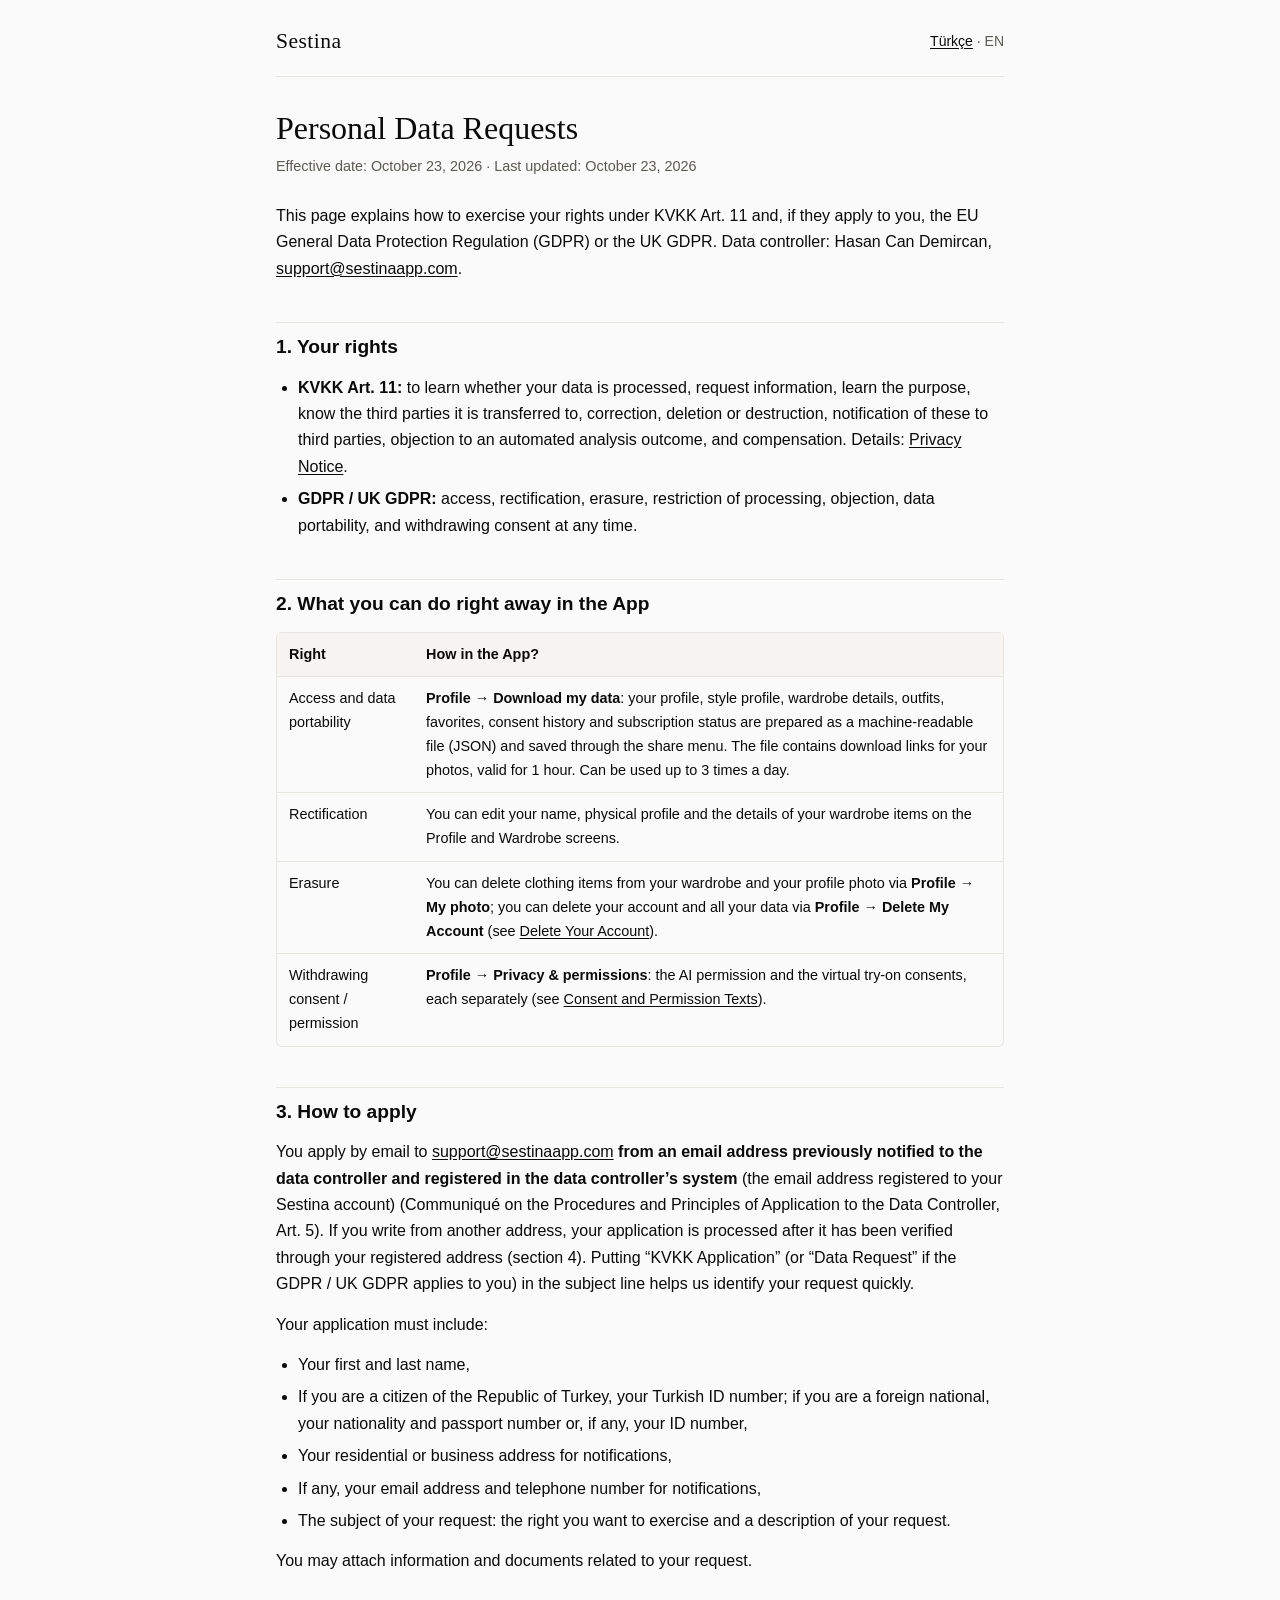
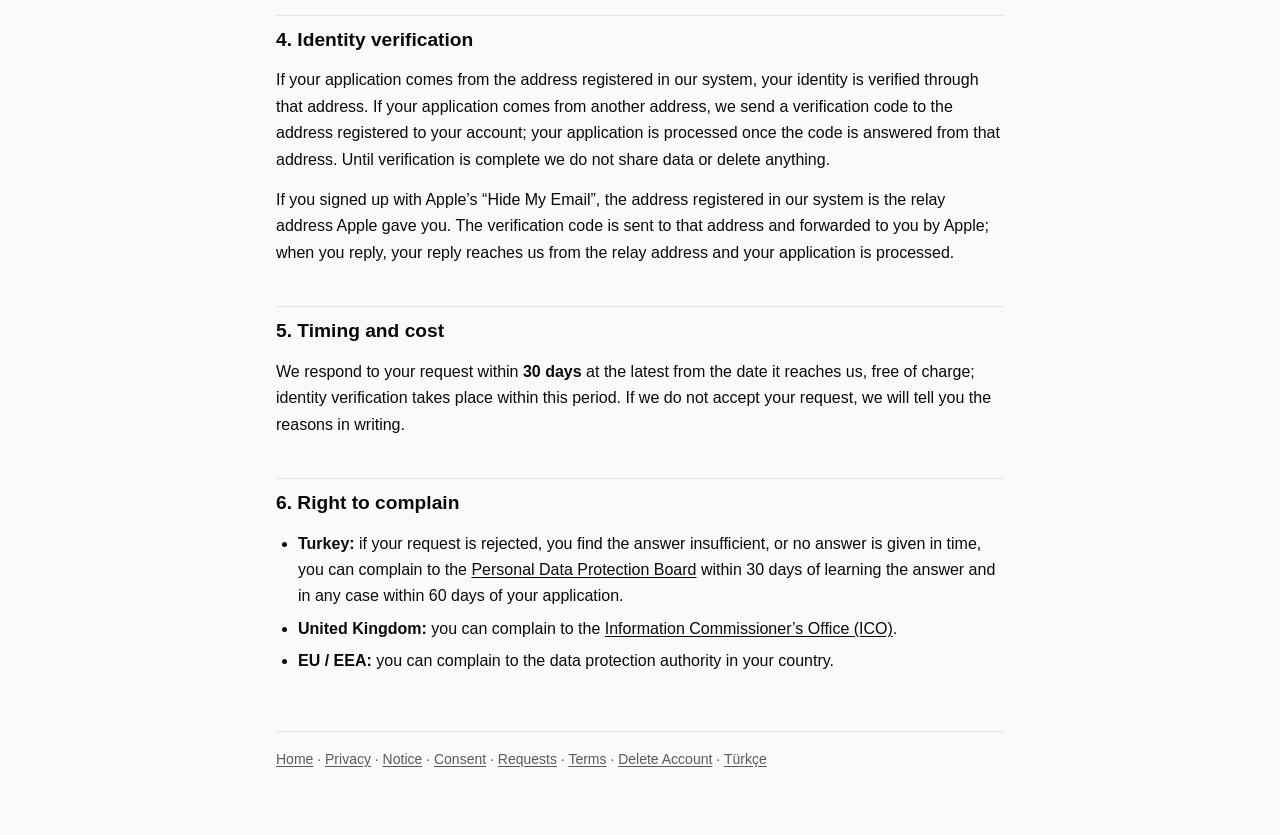
<file: requests.html>
<!doctype html>
<html lang="en">
<head>
  <meta charset="utf-8">
  <meta name="viewport" content="width=device-width, initial-scale=1">
  <title>Data Requests — Sestina</title>
  <link rel="stylesheet" href="style.css">
  <link rel="alternate" hreflang="tr" href="basvuru.html">
</head>
<body>
  <div class="wrap">
    <header class="site">
      <a class="brand" href="./">Sestina</a>
      <span class="lang"><a href="basvuru.html" lang="tr" hreflang="tr">Türkçe</a> · EN</span>
    </header>

    <h1>Personal Data Requests</h1>
    <p class="meta">Effective date: October 23, 2026 · Last updated: October 23, 2026</p>

    <p>This page explains how to exercise your rights under KVKK Art. 11 and, if they apply to you, the EU General Data Protection Regulation (GDPR) or the UK GDPR. Data controller: Hasan Can Demircan, <a href="mailto:support@sestinaapp.com">support@sestinaapp.com</a>.</p>

    <h2 id="rights">1. Your rights</h2>
    <ul>
      <li><strong>KVKK Art. 11:</strong> to learn whether your data is processed, request information, learn the purpose, know the third parties it is transferred to, correction, deletion or destruction, notification of these to third parties, objection to an automated analysis outcome, and compensation. Details: <a href="notice.html#rights">Privacy Notice</a>.</li>
      <li><strong>GDPR / UK GDPR:</strong> access, rectification, erasure, restriction of processing, objection, data portability, and withdrawing consent at any time.</li>
    </ul>

    <h2 id="in-app">2. What you can do right away in the App</h2>
    <div class="table-wrap">
      <table>
        <thead>
          <tr><th>Right</th><th>How in the App?</th></tr>
        </thead>
        <tbody>
          <tr>
            <td>Access and data portability</td>
            <td><strong>Profile → Download my data</strong>: your profile, style profile, wardrobe details, outfits, favorites, consent history and subscription status are prepared as a machine-readable file (JSON) and saved through the share menu. The file contains download links for your photos, valid for 1 hour. Can be used up to 3 times a day.</td>
          </tr>
          <tr>
            <td>Rectification</td>
            <td>You can edit your name, physical profile and the details of your wardrobe items on the Profile and Wardrobe screens.</td>
          </tr>
          <tr>
            <td>Erasure</td>
            <td>You can delete clothing items from your wardrobe and your profile photo via <strong>Profile → My photo</strong>; you can delete your account and all your data via <strong>Profile → Delete My Account</strong> (see <a href="delete-account.html">Delete Your Account</a>).</td>
          </tr>
          <tr>
            <td>Withdrawing consent / permission</td>
            <td><strong>Profile → Privacy &amp; permissions</strong>: the AI permission and the virtual try-on consents, each separately (see <a href="consent.html">Consent and Permission Texts</a>).</td>
          </tr>
        </tbody>
      </table>
    </div>

    <h2 id="how">3. How to apply</h2>
    <p>You apply by email to <a href="mailto:support@sestinaapp.com?subject=Data%20Request">support@sestinaapp.com</a> <strong>from an email address previously notified to the data controller and registered in the data controller’s system</strong> (the email address registered to your Sestina account) (Communiqué on the Procedures and Principles of Application to the Data Controller, Art. 5). If you write from another address, your application is processed after it has been verified through your registered address (section 4). Putting “KVKK Application” (or “Data Request” if the GDPR / UK GDPR applies to you) in the subject line helps us identify your request quickly.</p>
    <p>Your application must include:</p>
    <ul>
      <li>Your first and last name,</li>
      <li>If you are a citizen of the Republic of Turkey, your Turkish ID number; if you are a foreign national, your nationality and passport number or, if any, your ID number,</li>
      <li>Your residential or business address for notifications,</li>
      <li>If any, your email address and telephone number for notifications,</li>
      <li>The subject of your request: the right you want to exercise and a description of your request.</li>
    </ul>
    <p>You may attach information and documents related to your request.</p>

    <h2 id="identity">4. Identity verification</h2>
    <p>If your application comes from the address registered in our system, your identity is verified through that address. If your application comes from another address, we send a verification code to the address registered to your account; your application is processed once the code is answered from that address. Until verification is complete we do not share data or delete anything.</p>
    <p>If you signed up with Apple’s “Hide My Email”, the address registered in our system is the relay address Apple gave you. The verification code is sent to that address and forwarded to you by Apple; when you reply, your reply reaches us from the relay address and your application is processed.</p>

    <h2 id="timing">5. Timing and cost</h2>
    <p>We respond to your request within <strong>30 days</strong> at the latest from the date it reaches us, free of charge; identity verification takes place within this period. If we do not accept your request, we will tell you the reasons in writing.</p>

    <h2 id="complaint">6. Right to complain</h2>
    <ul>
      <li><strong>Turkey:</strong> if your request is rejected, you find the answer insufficient, or no answer is given in time, you can complain to the <a href="https://www.kvkk.gov.tr">Personal Data Protection Board</a> within 30 days of learning the answer and in any case within 60 days of your application.</li>
      <li><strong>United Kingdom:</strong> you can complain to the <a href="https://ico.org.uk/make-a-complaint/">Information Commissioner’s Office (ICO)</a>.</li>
      <li><strong>EU / EEA:</strong> you can complain to the data protection authority in your country.</li>
    </ul>

    <footer class="site">
      <a href="./">Home</a> · <a href="privacy.html">Privacy</a> · <a href="notice.html">Notice</a> · <a href="consent.html">Consent</a> · <a href="requests.html">Requests</a> · <a href="terms.html">Terms</a> · <a href="delete-account.html">Delete Account</a> · <a href="basvuru.html" lang="tr">Türkçe</a>
    </footer>
  </div>
</body>
</html>
</file>
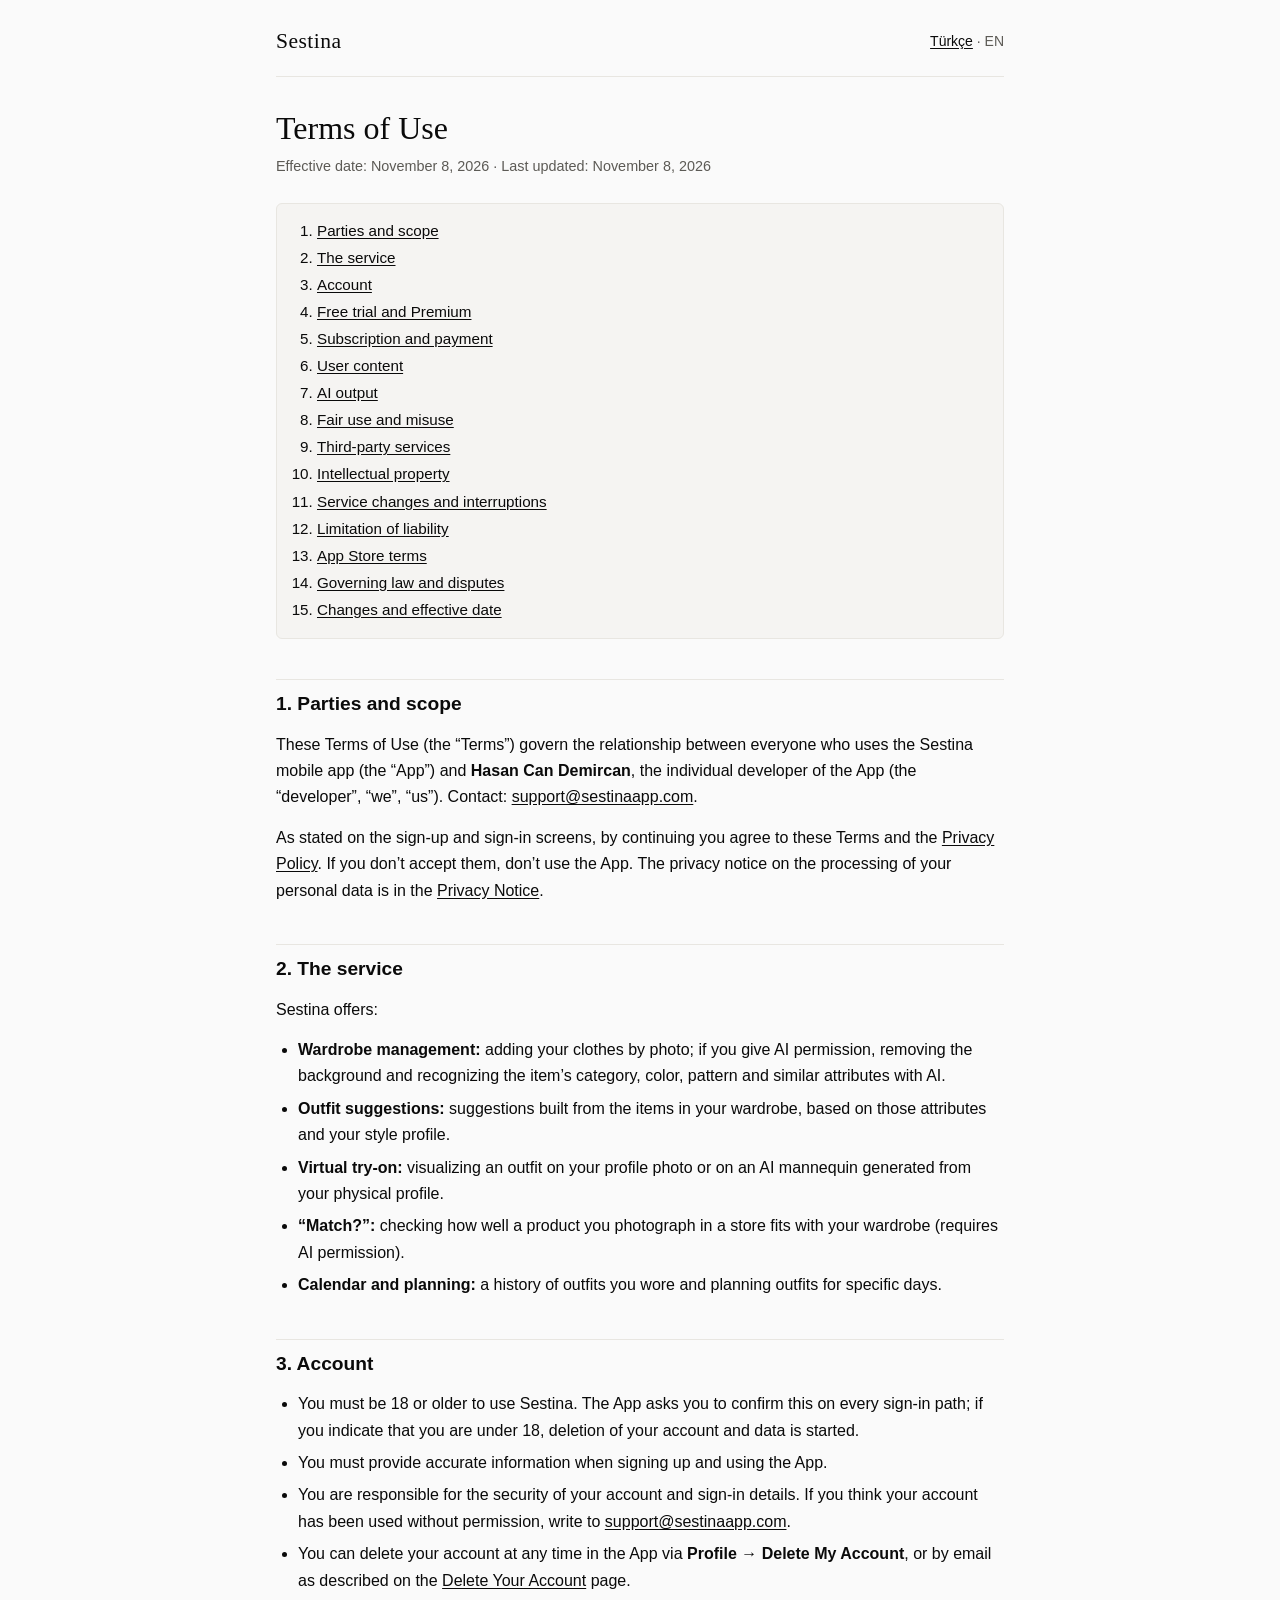
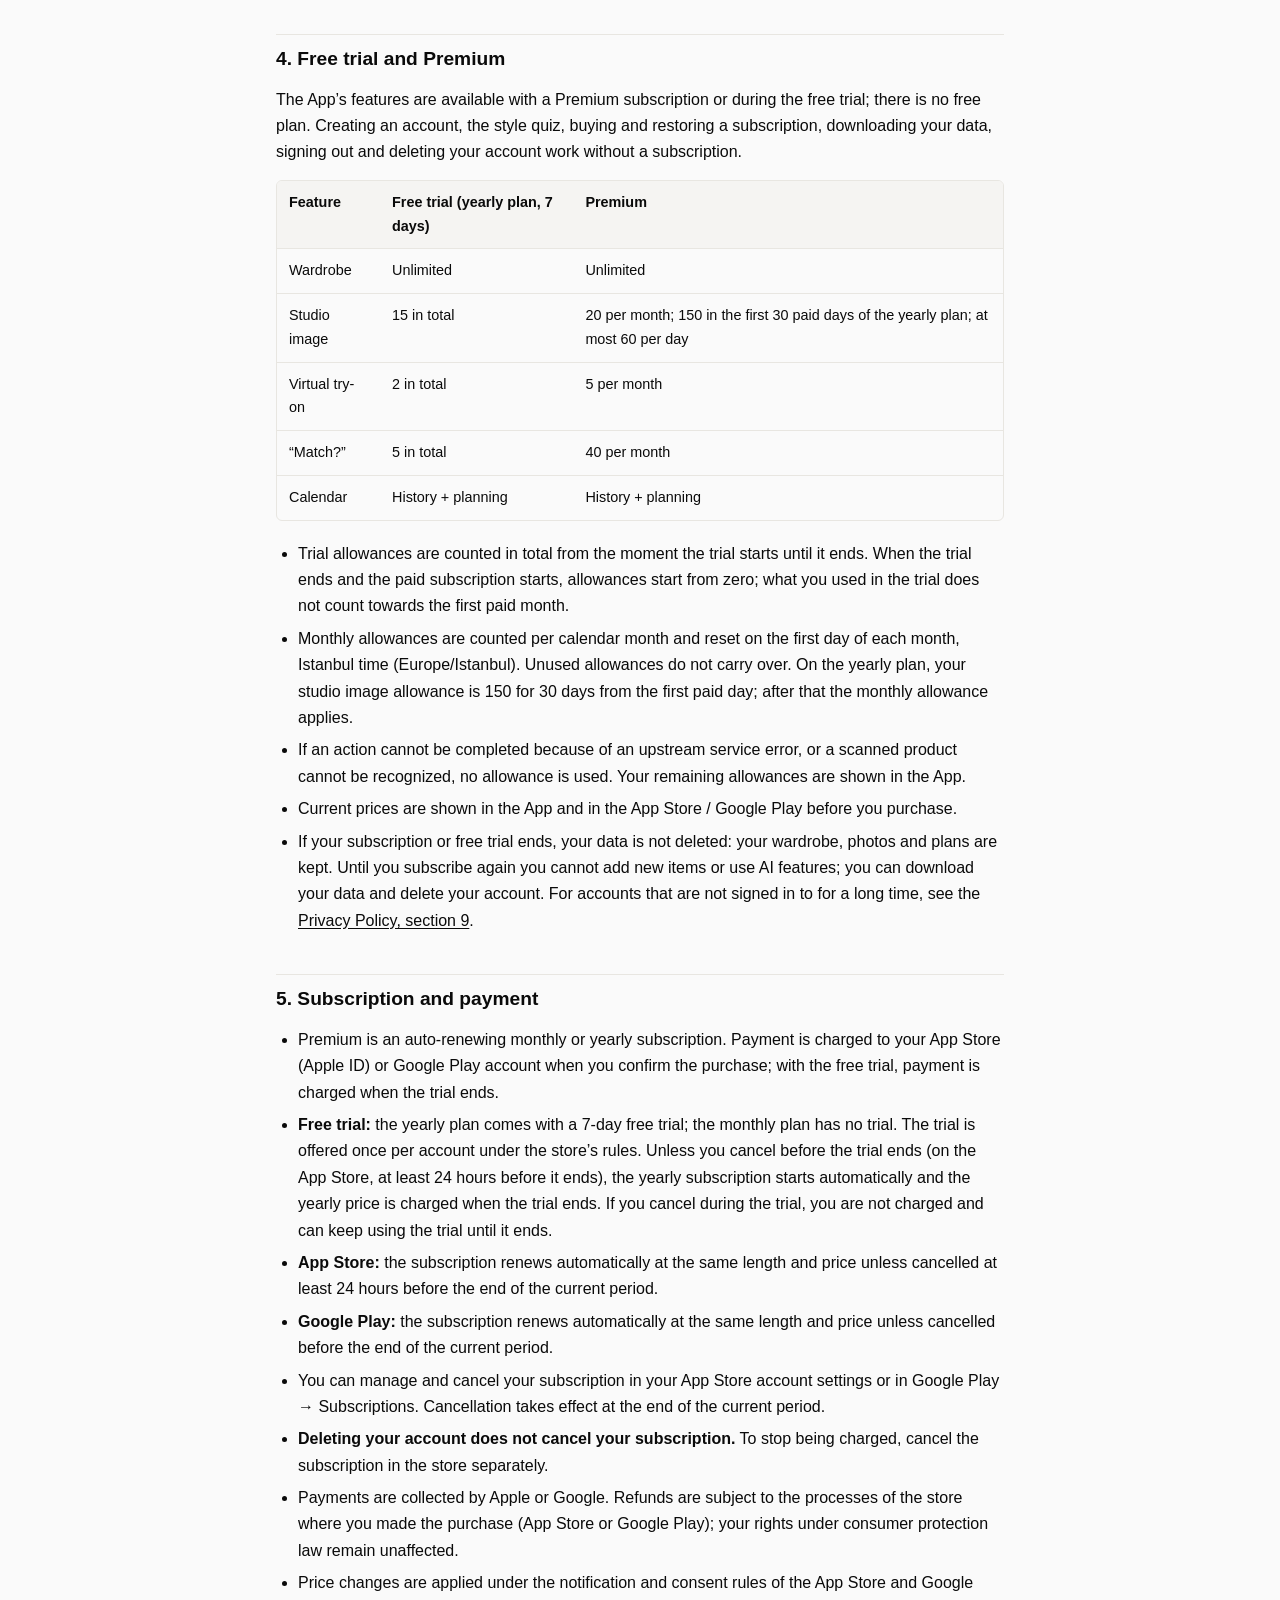
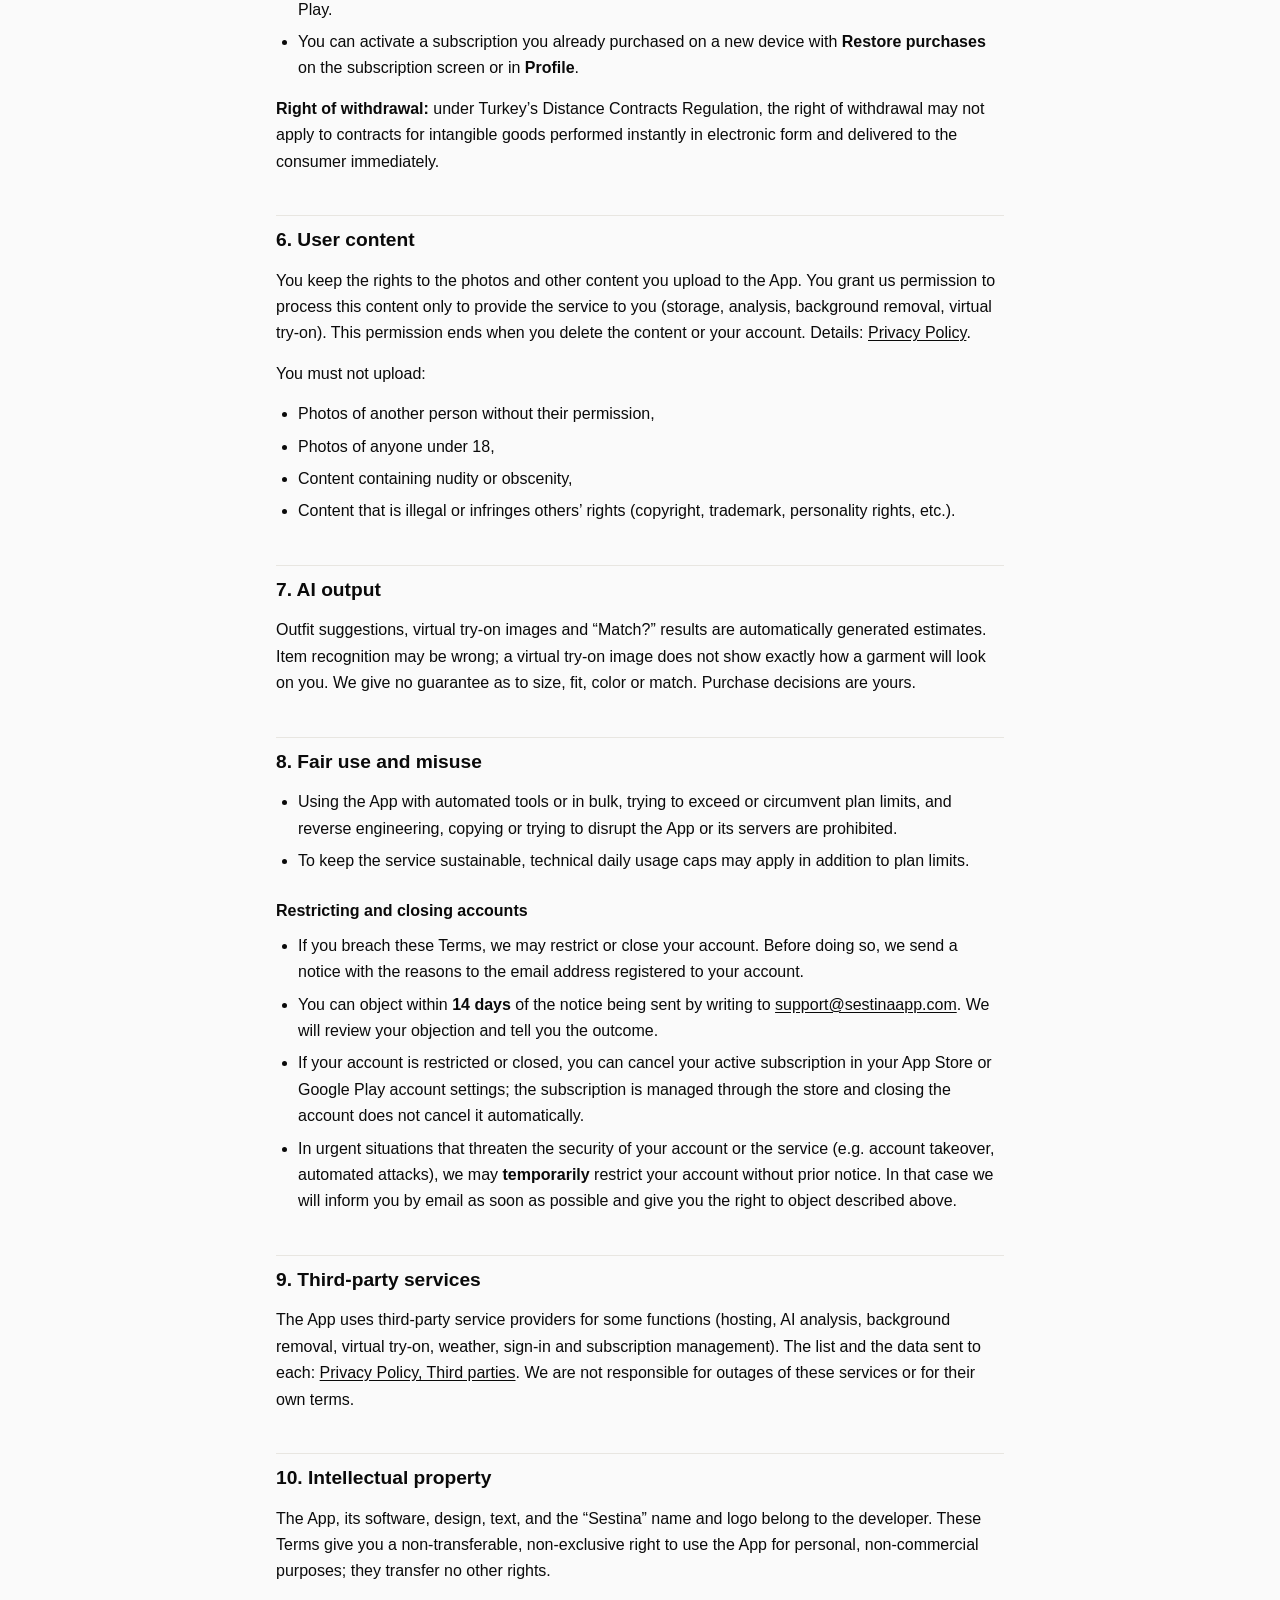
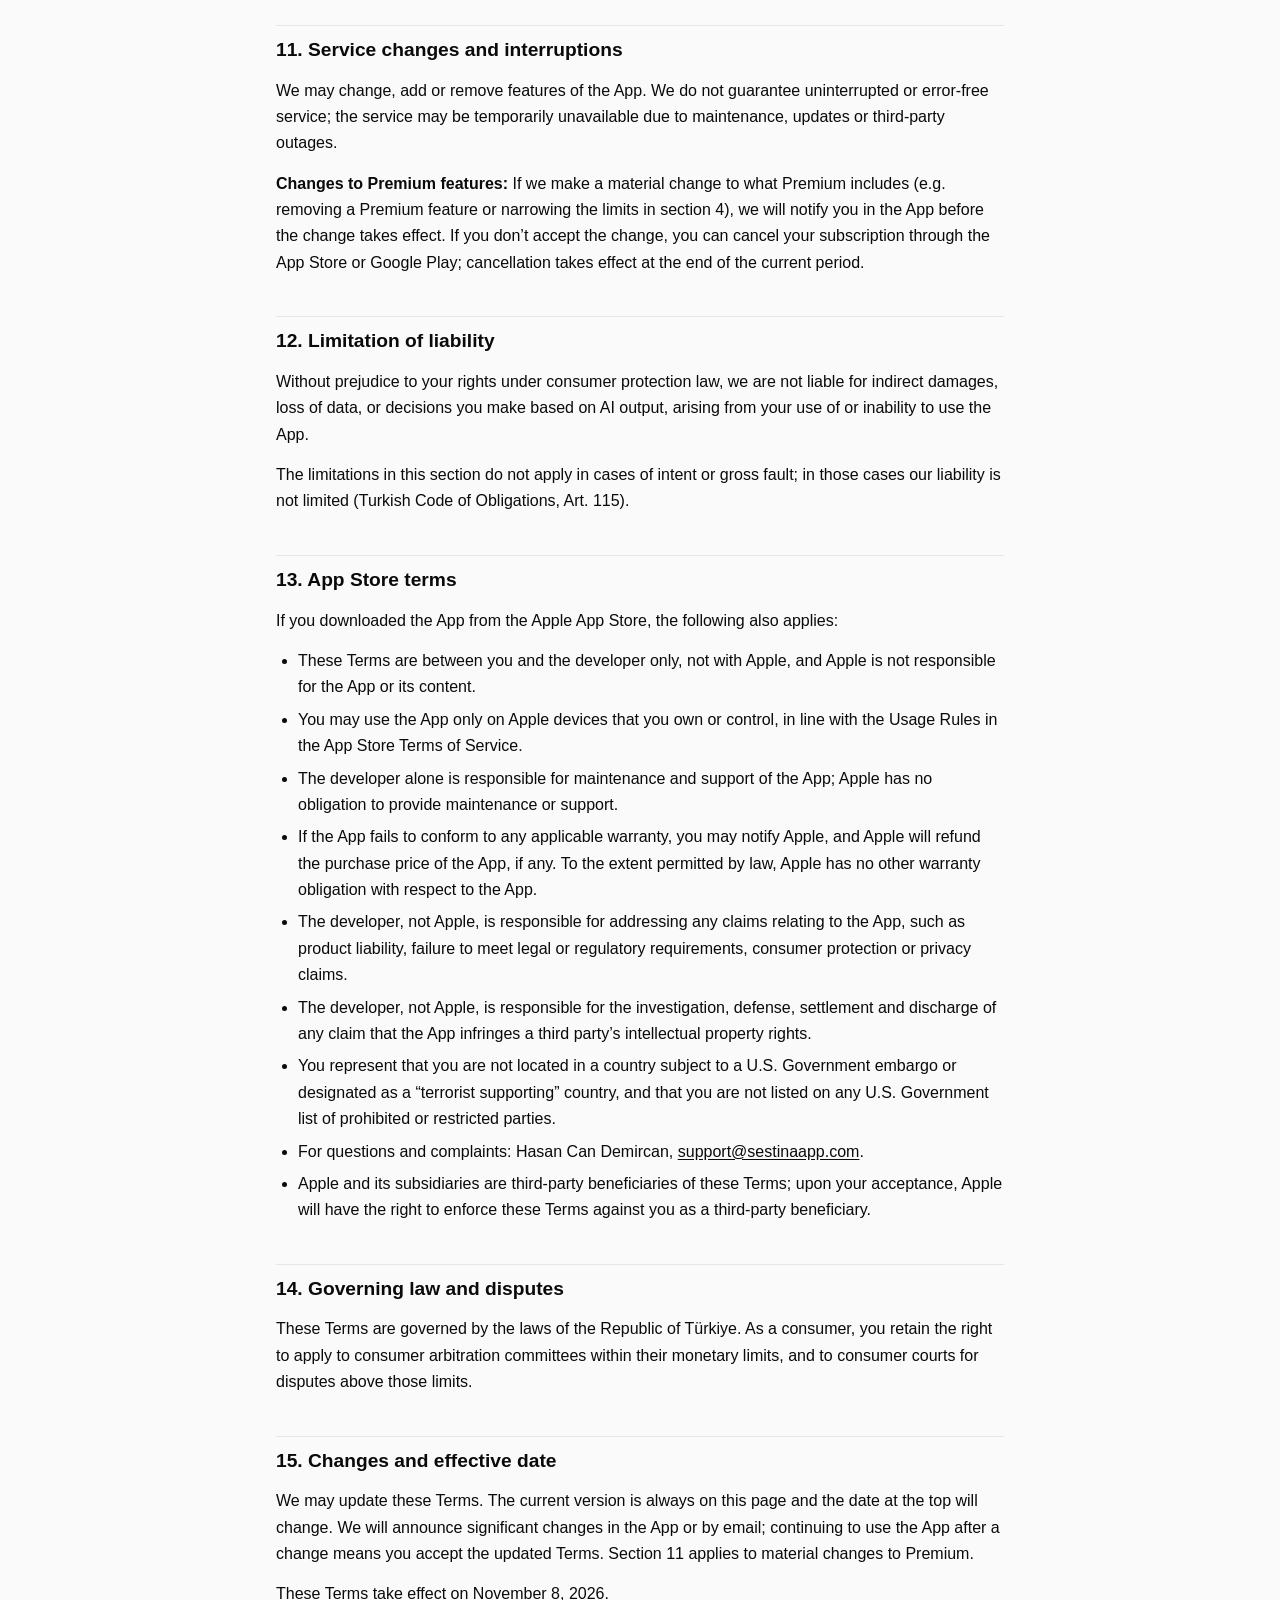
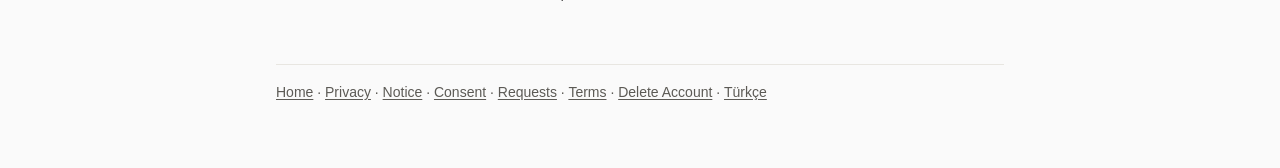
<file: terms.html>
<!doctype html>
<html lang="en">
<head>
  <meta charset="utf-8">
  <meta name="viewport" content="width=device-width, initial-scale=1">
  <title>Terms of Use — Sestina</title>
  <link rel="stylesheet" href="style.css">
  <link rel="alternate" hreflang="tr" href="kosullar.html">
</head>
<body>
  <div class="wrap">
    <header class="site">
      <a class="brand" href="./">Sestina</a>
      <span class="lang"><a href="kosullar.html" lang="tr" hreflang="tr">Türkçe</a> · EN</span>
    </header>

    <h1>Terms of Use</h1>
    <p class="meta">Effective date: November 8, 2026 · Last updated: November 8, 2026</p>

    <nav class="toc" aria-label="Contents">
      <ol>
        <li><a href="#parties">Parties and scope</a></li>
        <li><a href="#service">The service</a></li>
        <li><a href="#account">Account</a></li>
        <li><a href="#plans">Free trial and Premium</a></li>
        <li><a href="#subscription">Subscription and payment</a></li>
        <li><a href="#content">User content</a></li>
        <li><a href="#ai">AI output</a></li>
        <li><a href="#fair-use">Fair use and misuse</a></li>
        <li><a href="#third-parties">Third-party services</a></li>
        <li><a href="#ip">Intellectual property</a></li>
        <li><a href="#changes-service">Service changes and interruptions</a></li>
        <li><a href="#liability">Limitation of liability</a></li>
        <li><a href="#apple">App Store terms</a></li>
        <li><a href="#law">Governing law and disputes</a></li>
        <li><a href="#changes">Changes and effective date</a></li>
      </ol>
    </nav>

    <h2 id="parties">1. Parties and scope</h2>
    <p>These Terms of Use (the “Terms”) govern the relationship between everyone who uses the Sestina mobile app (the “App”) and <strong>Hasan Can Demircan</strong>, the individual developer of the App (the “developer”, “we”, “us”). Contact: <a href="mailto:support@sestinaapp.com">support@sestinaapp.com</a>.</p>
    <p>As stated on the sign-up and sign-in screens, by continuing you agree to these Terms and the <a href="privacy.html">Privacy Policy</a>. If you don’t accept them, don’t use the App. The privacy notice on the processing of your personal data is in the <a href="notice.html">Privacy Notice</a>.</p>

    <h2 id="service">2. The service</h2>
    <p>Sestina offers:</p>
    <ul>
      <li><strong>Wardrobe management:</strong> adding your clothes by photo; if you give AI permission, removing the background and recognizing the item’s category, color, pattern and similar attributes with AI.</li>
      <li><strong>Outfit suggestions:</strong> suggestions built from the items in your wardrobe, based on those attributes and your style profile.</li>
      <li><strong>Virtual try-on:</strong> visualizing an outfit on your profile photo or on an AI mannequin generated from your physical profile.</li>
      <li><strong>“Match?”:</strong> checking how well a product you photograph in a store fits with your wardrobe (requires AI permission).</li>
      <li><strong>Calendar and planning:</strong> a history of outfits you wore and planning outfits for specific days.</li>
    </ul>

    <h2 id="account">3. Account</h2>
    <ul>
      <li>You must be 18 or older to use Sestina. The App asks you to confirm this on every sign-in path; if you indicate that you are under 18, deletion of your account and data is started.</li>
      <li>You must provide accurate information when signing up and using the App.</li>
      <li>You are responsible for the security of your account and sign-in details. If you think your account has been used without permission, write to <a href="mailto:support@sestinaapp.com">support@sestinaapp.com</a>.</li>
      <li>You can delete your account at any time in the App via <strong>Profile → Delete My Account</strong>, or by email as described on the <a href="delete-account.html">Delete Your Account</a> page.</li>
    </ul>

    <h2 id="plans">4. Free trial and Premium</h2>
    <p>The App’s features are available with a Premium subscription or during the free trial; there is no free plan. Creating an account, the style quiz, buying and restoring a subscription, downloading your data, signing out and deleting your account work without a subscription.</p>
    <div class="table-wrap">
      <table>
        <thead>
          <tr><th>Feature</th><th>Free trial (yearly plan, 7 days)</th><th>Premium</th></tr>
        </thead>
        <tbody>
          <tr><td>Wardrobe</td><td>Unlimited</td><td>Unlimited</td></tr>
          <tr><td>Studio image</td><td>15 in total</td><td>20 per month; 150 in the first 30 paid days of the yearly plan; at most 60 per day</td></tr>
          <tr><td>Virtual try-on</td><td>2 in total</td><td>5 per month</td></tr>
          <tr><td>“Match?”</td><td>5 in total</td><td>40 per month</td></tr>
          <tr><td>Calendar</td><td>History + planning</td><td>History + planning</td></tr>
        </tbody>
      </table>
    </div>
    <ul>
      <li>Trial allowances are counted in total from the moment the trial starts until it ends. When the trial ends and the paid subscription starts, allowances start from zero; what you used in the trial does not count towards the first paid month.</li>
      <li>Monthly allowances are counted per calendar month and reset on the first day of each month, Istanbul time (Europe/Istanbul). Unused allowances do not carry over. On the yearly plan, your studio image allowance is 150 for 30 days from the first paid day; after that the monthly allowance applies.</li>
      <li>If an action cannot be completed because of an upstream service error, or a scanned product cannot be recognized, no allowance is used. Your remaining allowances are shown in the App.</li>
      <li>Current prices are shown in the App and in the App Store / Google Play before you purchase.</li>
      <li>If your subscription or free trial ends, your data is not deleted: your wardrobe, photos and plans are kept. Until you subscribe again you cannot add new items or use AI features; you can download your data and delete your account. For accounts that are not signed in to for a long time, see the <a href="privacy.html#retention">Privacy Policy, section 9</a>.</li>
    </ul>

    <h2 id="subscription">5. Subscription and payment</h2>
    <ul>
      <li>Premium is an auto-renewing monthly or yearly subscription. Payment is charged to your App Store (Apple ID) or Google Play account when you confirm the purchase; with the free trial, payment is charged when the trial ends.</li>
      <li><strong>Free trial:</strong> the yearly plan comes with a 7-day free trial; the monthly plan has no trial. The trial is offered once per account under the store’s rules. Unless you cancel before the trial ends (on the App Store, at least 24 hours before it ends), the yearly subscription starts automatically and the yearly price is charged when the trial ends. If you cancel during the trial, you are not charged and can keep using the trial until it ends.</li>
      <li><strong>App Store:</strong> the subscription renews automatically at the same length and price unless cancelled at least 24 hours before the end of the current period.</li>
      <li><strong>Google Play:</strong> the subscription renews automatically at the same length and price unless cancelled before the end of the current period.</li>
      <li>You can manage and cancel your subscription in your App Store account settings or in Google Play → Subscriptions. Cancellation takes effect at the end of the current period.</li>
      <li><strong>Deleting your account does not cancel your subscription.</strong> To stop being charged, cancel the subscription in the store separately.</li>
      <li>Payments are collected by Apple or Google. Refunds are subject to the processes of the store where you made the purchase (App Store or Google Play); your rights under consumer protection law remain unaffected.</li>
      <li>Price changes are applied under the notification and consent rules of the App Store and Google Play.</li>
      <li>You can activate a subscription you already purchased on a new device with <strong>Restore purchases</strong> on the subscription screen or in <strong>Profile</strong>.</li>
    </ul>
    <p><strong>Right of withdrawal:</strong> under Turkey’s Distance Contracts Regulation, the right of withdrawal may not apply to contracts for intangible goods performed instantly in electronic form and delivered to the consumer immediately.</p>

    <h2 id="content">6. User content</h2>
    <p>You keep the rights to the photos and other content you upload to the App. You grant us permission to process this content only to provide the service to you (storage, analysis, background removal, virtual try-on). This permission ends when you delete the content or your account. Details: <a href="privacy.html">Privacy Policy</a>.</p>
    <p>You must not upload:</p>
    <ul>
      <li>Photos of another person without their permission,</li>
      <li>Photos of anyone under 18,</li>
      <li>Content containing nudity or obscenity,</li>
      <li>Content that is illegal or infringes others’ rights (copyright, trademark, personality rights, etc.).</li>
    </ul>

    <h2 id="ai">7. AI output</h2>
    <p>Outfit suggestions, virtual try-on images and “Match?” results are automatically generated estimates. Item recognition may be wrong; a virtual try-on image does not show exactly how a garment will look on you. We give no guarantee as to size, fit, color or match. Purchase decisions are yours.</p>

    <h2 id="fair-use">8. Fair use and misuse</h2>
    <ul>
      <li>Using the App with automated tools or in bulk, trying to exceed or circumvent plan limits, and reverse engineering, copying or trying to disrupt the App or its servers are prohibited.</li>
      <li>To keep the service sustainable, technical daily usage caps may apply in addition to plan limits.</li>
    </ul>
    <h3 id="restriction">Restricting and closing accounts</h3>
    <ul>
      <li>If you breach these Terms, we may restrict or close your account. Before doing so, we send a notice with the reasons to the email address registered to your account.</li>
      <li>You can object within <strong>14 days</strong> of the notice being sent by writing to <a href="mailto:support@sestinaapp.com">support@sestinaapp.com</a>. We will review your objection and tell you the outcome.</li>
      <li>If your account is restricted or closed, you can cancel your active subscription in your App Store or Google Play account settings; the subscription is managed through the store and closing the account does not cancel it automatically.</li>
      <li>In urgent situations that threaten the security of your account or the service (e.g. account takeover, automated attacks), we may <strong>temporarily</strong> restrict your account without prior notice. In that case we will inform you by email as soon as possible and give you the right to object described above.</li>
    </ul>

    <h2 id="third-parties">9. Third-party services</h2>
    <p>The App uses third-party service providers for some functions (hosting, AI analysis, background removal, virtual try-on, weather, sign-in and subscription management). The list and the data sent to each: <a href="privacy.html#third-parties">Privacy Policy, Third parties</a>. We are not responsible for outages of these services or for their own terms.</p>

    <h2 id="ip">10. Intellectual property</h2>
    <p>The App, its software, design, text, and the “Sestina” name and logo belong to the developer. These Terms give you a non-transferable, non-exclusive right to use the App for personal, non-commercial purposes; they transfer no other rights.</p>

    <h2 id="changes-service">11. Service changes and interruptions</h2>
    <p>We may change, add or remove features of the App. We do not guarantee uninterrupted or error-free service; the service may be temporarily unavailable due to maintenance, updates or third-party outages.</p>
    <p><strong>Changes to Premium features:</strong> If we make a material change to what Premium includes (e.g. removing a Premium feature or narrowing the limits in section 4), we will notify you in the App before the change takes effect. If you don’t accept the change, you can cancel your subscription through the App Store or Google Play; cancellation takes effect at the end of the current period.</p>

    <h2 id="liability">12. Limitation of liability</h2>
    <p>Without prejudice to your rights under consumer protection law, we are not liable for indirect damages, loss of data, or decisions you make based on AI output, arising from your use of or inability to use the App.</p>
    <p>The limitations in this section do not apply in cases of intent or gross fault; in those cases our liability is not limited (Turkish Code of Obligations, Art. 115).</p>

    <h2 id="apple">13. App Store terms</h2>
    <p>If you downloaded the App from the Apple App Store, the following also applies:</p>
    <ul>
      <li>These Terms are between you and the developer only, not with Apple, and Apple is not responsible for the App or its content.</li>
      <li>You may use the App only on Apple devices that you own or control, in line with the Usage Rules in the App Store Terms of Service.</li>
      <li>The developer alone is responsible for maintenance and support of the App; Apple has no obligation to provide maintenance or support.</li>
      <li>If the App fails to conform to any applicable warranty, you may notify Apple, and Apple will refund the purchase price of the App, if any. To the extent permitted by law, Apple has no other warranty obligation with respect to the App.</li>
      <li>The developer, not Apple, is responsible for addressing any claims relating to the App, such as product liability, failure to meet legal or regulatory requirements, consumer protection or privacy claims.</li>
      <li>The developer, not Apple, is responsible for the investigation, defense, settlement and discharge of any claim that the App infringes a third party’s intellectual property rights.</li>
      <li>You represent that you are not located in a country subject to a U.S. Government embargo or designated as a “terrorist supporting” country, and that you are not listed on any U.S. Government list of prohibited or restricted parties.</li>
      <li>For questions and complaints: Hasan Can Demircan, <a href="mailto:support@sestinaapp.com">support@sestinaapp.com</a>.</li>
      <li>Apple and its subsidiaries are third-party beneficiaries of these Terms; upon your acceptance, Apple will have the right to enforce these Terms against you as a third-party beneficiary.</li>
    </ul>

    <h2 id="law">14. Governing law and disputes</h2>
    <p>These Terms are governed by the laws of the Republic of Türkiye. As a consumer, you retain the right to apply to consumer arbitration committees within their monetary limits, and to consumer courts for disputes above those limits.</p>

    <h2 id="changes">15. Changes and effective date</h2>
    <p>We may update these Terms. The current version is always on this page and the date at the top will change. We will announce significant changes in the App or by email; continuing to use the App after a change means you accept the updated Terms. Section 11 applies to material changes to Premium.</p>
    <p>These Terms take effect on November 8, 2026.</p>

    <footer class="site">
      <a href="./">Home</a> · <a href="privacy.html">Privacy</a> · <a href="notice.html">Notice</a> · <a href="consent.html">Consent</a> · <a href="requests.html">Requests</a> · <a href="terms.html">Terms</a> · <a href="delete-account.html">Delete Account</a> · <a href="kosullar.html" lang="tr">Türkçe</a>
    </footer>
  </div>
</body>
</html>
</file>
<file: style.css>
:root {
  --text: #0A0A0A;
  --muted: #5C5A55;
  --bg: #FAFAFA;
  --surface: #F5F4F2;
  --border: #E8E6E1;
  --link: #0A0A0A;
  --verify-bg: #FFF1B8;
  --verify-text: #5A4300;
}

@media (prefers-color-scheme: dark) {
  :root {
    --text: #EDEBE6;
    --muted: #A8A59E;
    --bg: #121212;
    --surface: #1C1C1C;
    --border: #2E2D2A;
    --link: #EDEBE6;
    --verify-bg: #4A3C00;
    --verify-text: #FFE69A;
  }
}

*, *::before, *::after { box-sizing: border-box; }

html { -webkit-text-size-adjust: 100%; }

body {
  margin: 0;
  background: var(--bg);
  color: var(--text);
  font-family: -apple-system, BlinkMacSystemFont, "Segoe UI", Roboto, "Helvetica Neue", Arial, sans-serif;
  font-size: 16px;
  line-height: 1.65;
}

.wrap {
  max-width: 760px;
  margin: 0 auto;
  padding: 24px 16px 64px;
}

header.site {
  display: flex;
  justify-content: space-between;
  align-items: center;
  gap: 12px;
  padding-bottom: 16px;
  margin-bottom: 32px;
  border-bottom: 1px solid var(--border);
}

.brand {
  font-family: Georgia, "Times New Roman", serif;
  font-size: 1.35rem;
  letter-spacing: 0.02em;
  color: var(--text);
  text-decoration: none;
}

.lang {
  font-size: 0.875rem;
  color: var(--muted);
  white-space: nowrap;
}
.lang a { color: var(--text); }

h1 {
  font-family: Georgia, "Times New Roman", serif;
  font-weight: 400;
  font-size: 2rem;
  line-height: 1.2;
  margin: 0 0 8px;
}

h2 {
  font-size: 1.2rem;
  margin: 40px 0 12px;
  padding-top: 8px;
  border-top: 1px solid var(--border);
}

h3 { font-size: 1rem; margin: 24px 0 8px; }

p, ul, ol { margin: 0 0 14px; }
ul, ol { padding-left: 22px; }
li { margin-bottom: 6px; }

a { color: var(--link); text-underline-offset: 2px; }

.meta { color: var(--muted); font-size: 0.9rem; margin-bottom: 24px; }

.toc {
  background: var(--surface);
  border: 1px solid var(--border);
  border-radius: 6px;
  padding: 14px 18px;
  margin: 24px 0;
  font-size: 0.95rem;
}
.toc ol { margin: 0; }
.toc li { margin-bottom: 2px; }

.note {
  background: var(--surface);
  border-left: 3px solid var(--text);
  padding: 12px 16px;
  margin: 16px 0;
}

.table-wrap {
  overflow-x: auto;
  -webkit-overflow-scrolling: touch;
  margin: 12px 0 20px;
  border: 1px solid var(--border);
  border-radius: 6px;
}

table {
  width: 100%;
  border-collapse: collapse;
  font-size: 0.9rem;
  min-width: 560px;
}
th, td {
  text-align: left;
  vertical-align: top;
  padding: 10px 12px;
  border-bottom: 1px solid var(--border);
}
th { background: var(--surface); font-weight: 600; }
tr:last-child td { border-bottom: none; }
/* 5 sütunlu tablolar (üçüncü taraflar) daha geniş; dar ekranda yatay kayar */
table:has(th:nth-child(5)) { min-width: 820px; }

/* Doğrulanmamış iddialar — yayından önce kapatılacak */
mark.dogrula {
  background: var(--verify-bg);
  color: var(--verify-text);
  padding: 1px 4px;
  border-radius: 3px;
  font-size: 0.85em;
  font-family: ui-monospace, SFMono-Regular, Menlo, Consolas, monospace;
}

.cards { list-style: none; padding: 0; display: grid; gap: 12px; }
.cards a {
  display: block;
  padding: 16px 18px;
  border: 1px solid var(--border);
  border-radius: 6px;
  text-decoration: none;
  background: var(--surface);
}
.cards a:hover { border-color: var(--text); }
.cards strong { display: block; }
.cards span { color: var(--muted); font-size: 0.9rem; }

footer.site {
  margin-top: 56px;
  padding-top: 16px;
  border-top: 1px solid var(--border);
  color: var(--muted);
  font-size: 0.875rem;
}
footer.site a { color: var(--muted); }

@media (max-width: 480px) {
  h1 { font-size: 1.6rem; }
}
</file>
